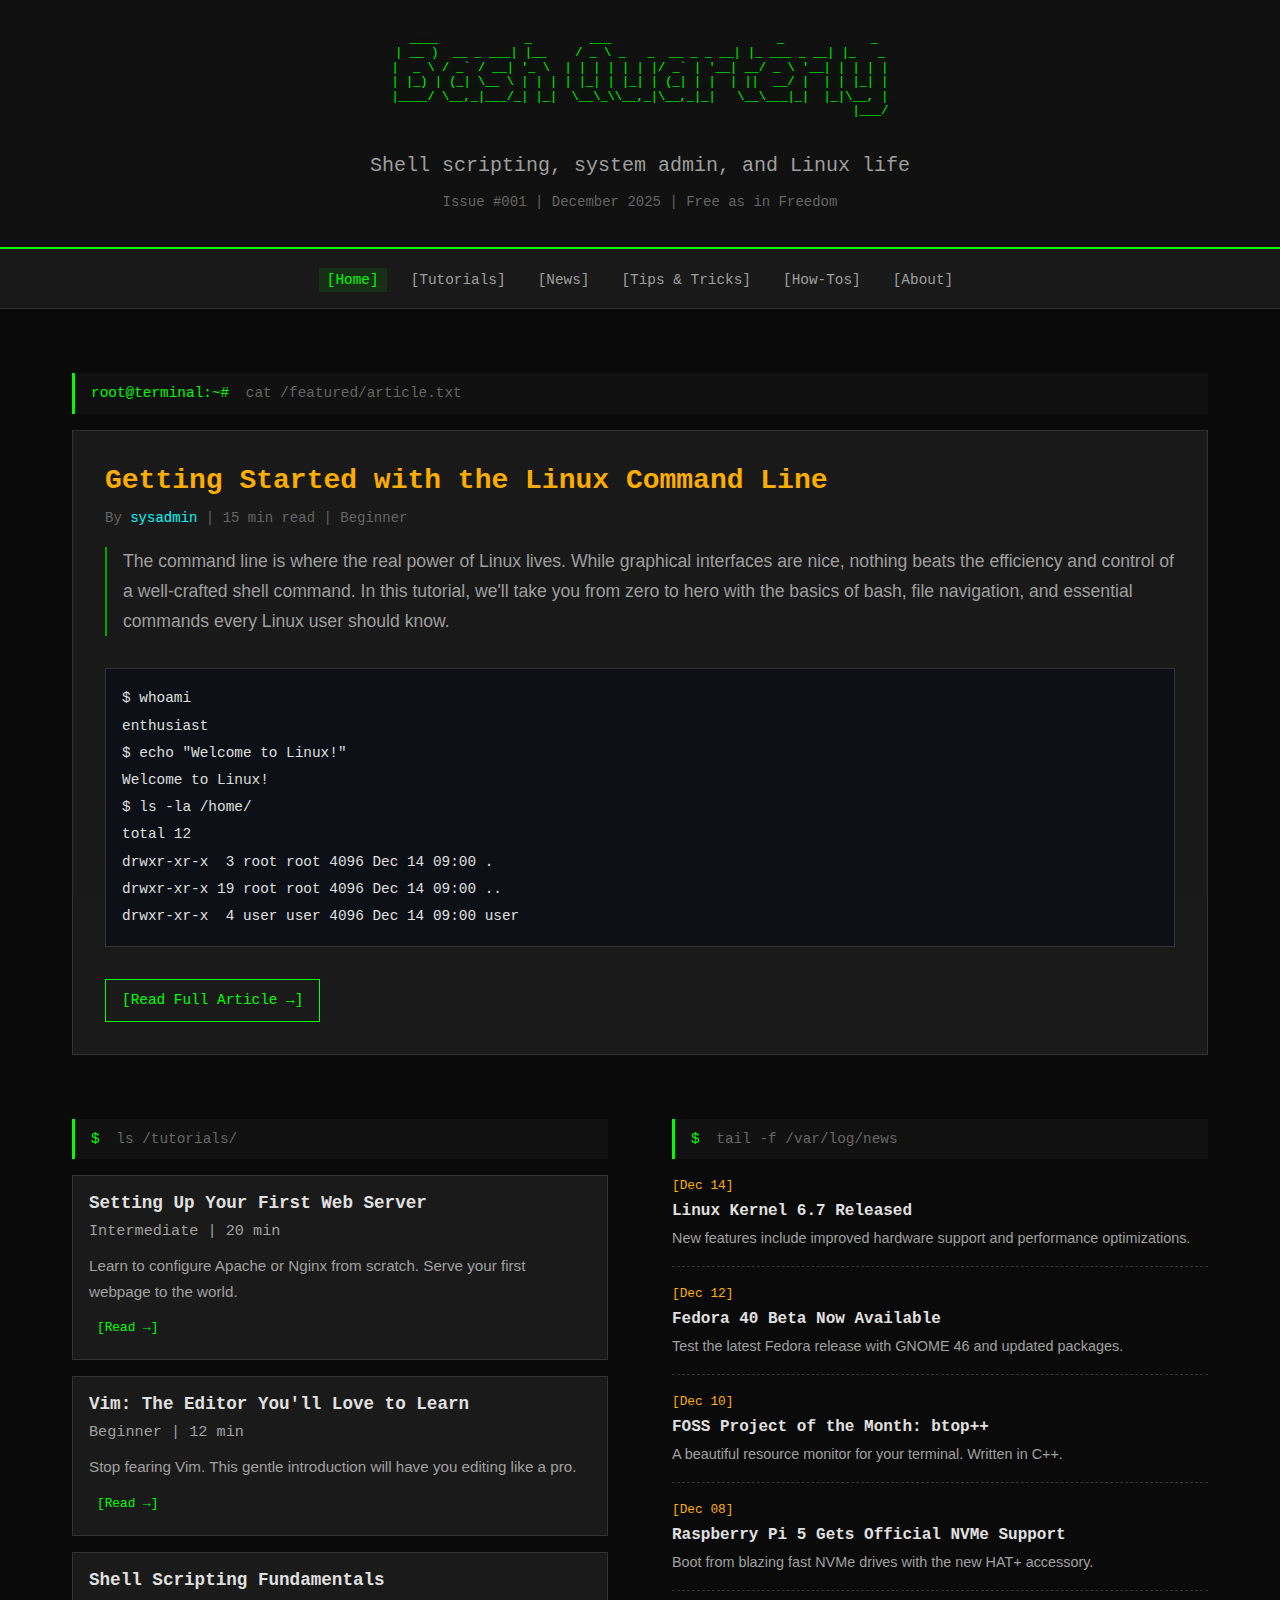
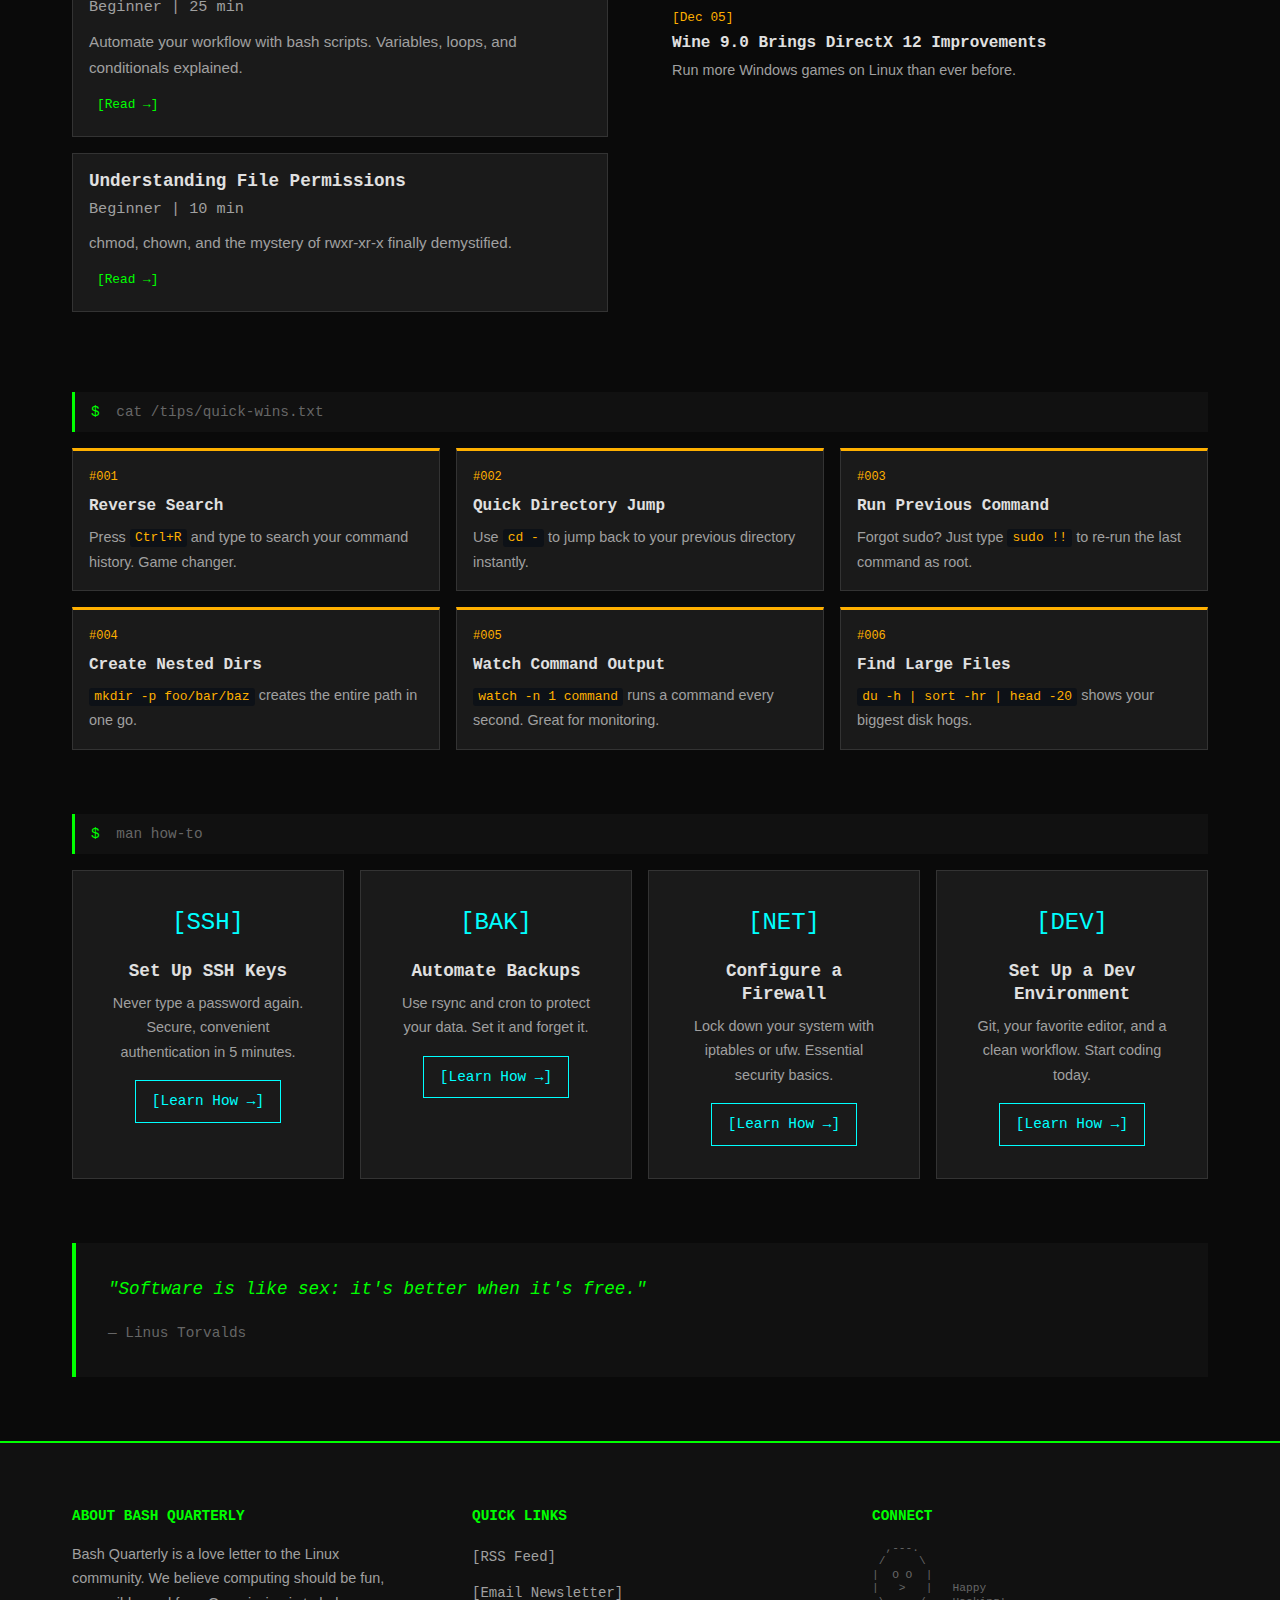
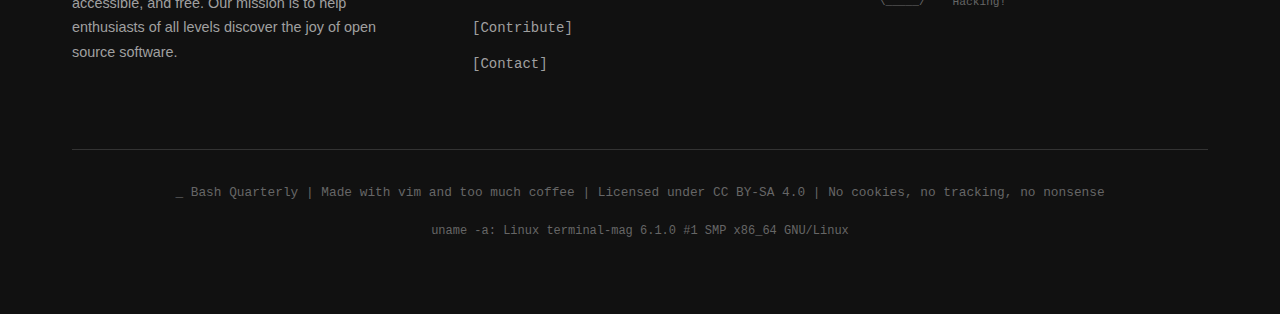
<file: index.html>
<!DOCTYPE html>
<html lang="en">
<head>
    <meta charset="UTF-8">
    <meta name="viewport" content="width=device-width, initial-scale=1.0">
    <meta name="description" content="Bash Quarterly - Shell scripting, system admin, and Linux life. Tutorials, tips, news and how-tos for enthusiasts.">
    <title>Bash Quarterly | Shell Scripting, System Admin, and Linux Life</title>
    <link rel="stylesheet" href="styles.css">
</head>
<body>
    <header class="masthead">
        <div class="container">
            <div class="masthead-content">
                <pre class="ascii-logo">
 ____            _        ___                       _            _
| __ )  __ _ ___| |__    / _ \ _   _  __ _ _ __| |_ ___ _ __| |_   _
|  _ \ / _` / __| '_ \  | | | | | | |/ _` | '__| __/ _ \ '__| | | | |
| |_) | (_| \__ \ | | | | |_| | |_| | (_| | |  | ||  __/ |  | | |_| |
|____/ \__,_|___/_| |_|  \__\_\\__,_|\__,_|_|   \__\___|_|  |_|\__, |
                                                                |___/
                </pre>
                <p class="tagline">Shell scripting, system admin, and Linux life</p>
                <p class="issue-info">Issue #001 | December 2025 | Free as in Freedom</p>
            </div>
        </div>
    </header>

    <nav class="main-nav">
        <div class="container">
            <ul class="nav-list">
                <li><a href="index.html" class="active">[Home]</a></li>
                <li><a href="#tutorials">[Tutorials]</a></li>
                <li><a href="#news">[News]</a></li>
                <li><a href="#tips">[Tips & Tricks]</a></li>
                <li><a href="#howto">[How-Tos]</a></li>
                <li><a href="#about">[About]</a></li>
            </ul>
        </div>
    </nav>

    <main class="container">
        <!-- Featured Article -->
        <section class="featured">
            <div class="section-header">
                <span class="prompt">root@terminal:~#</span> cat /featured/article.txt
            </div>
            <article class="featured-article">
                <h2>Getting Started with the Linux Command Line</h2>
                <p class="article-meta">By <span class="author">sysadmin</span> | 15 min read | Beginner</p>
                <p class="article-excerpt">
                    The command line is where the real power of Linux lives. While graphical
                    interfaces are nice, nothing beats the efficiency and control of a well-crafted
                    shell command. In this tutorial, we'll take you from zero to hero with the
                    basics of bash, file navigation, and essential commands every Linux user
                    should know.
                </p>
                <div class="code-preview">
                    <pre><code>$ whoami
enthusiast
$ echo "Welcome to Linux!"
Welcome to Linux!
$ ls -la /home/
total 12
drwxr-xr-x  3 root root 4096 Dec 14 09:00 .
drwxr-xr-x 19 root root 4096 Dec 14 09:00 ..
drwxr-xr-x  4 user user 4096 Dec 14 09:00 user</code></pre>
                </div>
                <a href="articles/cli-basics.html" class="read-more">[Read Full Article →]</a>
            </article>
        </section>

        <!-- Two Column Layout -->
        <div class="two-column">
            <!-- Tutorials Column -->
            <section class="column" id="tutorials">
                <div class="section-header">
                    <span class="prompt">$</span> ls /tutorials/
                </div>

                <article class="article-card">
                    <h3>Setting Up Your First Web Server</h3>
                    <p class="article-meta">Intermediate | 20 min</p>
                    <p>Learn to configure Apache or Nginx from scratch. Serve your first webpage to the world.</p>
                    <a href="articles/web-server.html" class="read-more">[Read →]</a>
                </article>

                <article class="article-card">
                    <h3>Vim: The Editor You'll Love to Learn</h3>
                    <p class="article-meta">Beginner | 12 min</p>
                    <p>Stop fearing Vim. This gentle introduction will have you editing like a pro.</p>
                    <a href="articles/vim.html" class="read-more">[Read →]</a>
                </article>

                <article class="article-card">
                    <h3>Shell Scripting Fundamentals</h3>
                    <p class="article-meta">Beginner | 25 min</p>
                    <p>Automate your workflow with bash scripts. Variables, loops, and conditionals explained.</p>
                    <a href="articles/shell-scripting.html" class="read-more">[Read →]</a>
                </article>

                <article class="article-card">
                    <h3>Understanding File Permissions</h3>
                    <p class="article-meta">Beginner | 10 min</p>
                    <p>chmod, chown, and the mystery of rwxr-xr-x finally demystified.</p>
                    <a href="articles/file-permissions.html" class="read-more">[Read →]</a>
                </article>
            </section>

            <!-- News Column -->
            <section class="column" id="news">
                <div class="section-header">
                    <span class="prompt">$</span> tail -f /var/log/news
                </div>

                <article class="news-item">
                    <span class="news-date">[Dec 14]</span>
                    <h4>Linux Kernel 6.7 Released</h4>
                    <p>New features include improved hardware support and performance optimizations.</p>
                </article>

                <article class="news-item">
                    <span class="news-date">[Dec 12]</span>
                    <h4>Fedora 40 Beta Now Available</h4>
                    <p>Test the latest Fedora release with GNOME 46 and updated packages.</p>
                </article>

                <article class="news-item">
                    <span class="news-date">[Dec 10]</span>
                    <h4>FOSS Project of the Month: btop++</h4>
                    <p>A beautiful resource monitor for your terminal. Written in C++.</p>
                </article>

                <article class="news-item">
                    <span class="news-date">[Dec 08]</span>
                    <h4>Raspberry Pi 5 Gets Official NVMe Support</h4>
                    <p>Boot from blazing fast NVMe drives with the new HAT+ accessory.</p>
                </article>

                <article class="news-item">
                    <span class="news-date">[Dec 05]</span>
                    <h4>Wine 9.0 Brings DirectX 12 Improvements</h4>
                    <p>Run more Windows games on Linux than ever before.</p>
                </article>
            </section>
        </div>

        <!-- Tips Section -->
        <section class="tips-section" id="tips">
            <div class="section-header">
                <span class="prompt">$</span> cat /tips/quick-wins.txt
            </div>

            <div class="tips-grid">
                <div class="tip-card">
                    <span class="tip-number">#001</span>
                    <h4>Reverse Search</h4>
                    <p>Press <code>Ctrl+R</code> and type to search your command history. Game changer.</p>
                </div>

                <div class="tip-card">
                    <span class="tip-number">#002</span>
                    <h4>Quick Directory Jump</h4>
                    <p>Use <code>cd -</code> to jump back to your previous directory instantly.</p>
                </div>

                <div class="tip-card">
                    <span class="tip-number">#003</span>
                    <h4>Run Previous Command</h4>
                    <p>Forgot sudo? Just type <code>sudo !!</code> to re-run the last command as root.</p>
                </div>

                <div class="tip-card">
                    <span class="tip-number">#004</span>
                    <h4>Create Nested Dirs</h4>
                    <p><code>mkdir -p foo/bar/baz</code> creates the entire path in one go.</p>
                </div>

                <div class="tip-card">
                    <span class="tip-number">#005</span>
                    <h4>Watch Command Output</h4>
                    <p><code>watch -n 1 command</code> runs a command every second. Great for monitoring.</p>
                </div>

                <div class="tip-card">
                    <span class="tip-number">#006</span>
                    <h4>Find Large Files</h4>
                    <p><code>du -h | sort -hr | head -20</code> shows your biggest disk hogs.</p>
                </div>
            </div>
        </section>

        <!-- How-To Section -->
        <section class="howto-section" id="howto">
            <div class="section-header">
                <span class="prompt">$</span> man how-to
            </div>

            <div class="howto-grid">
                <article class="howto-card">
                    <div class="howto-icon">[SSH]</div>
                    <h3>Set Up SSH Keys</h3>
                    <p>Never type a password again. Secure, convenient authentication in 5 minutes.</p>
                    <a href="articles/ssh-keys.html" class="read-more">[Learn How →]</a>
                </article>

                <article class="howto-card">
                    <div class="howto-icon">[BAK]</div>
                    <h3>Automate Backups</h3>
                    <p>Use rsync and cron to protect your data. Set it and forget it.</p>
                    <a href="articles/automate-backups.html" class="read-more">[Learn How →]</a>
                </article>

                <article class="howto-card">
                    <div class="howto-icon">[NET]</div>
                    <h3>Configure a Firewall</h3>
                    <p>Lock down your system with iptables or ufw. Essential security basics.</p>
                    <a href="articles/configure-firewall.html" class="read-more">[Learn How →]</a>
                </article>

                <article class="howto-card">
                    <div class="howto-icon">[DEV]</div>
                    <h3>Set Up a Dev Environment</h3>
                    <p>Git, your favorite editor, and a clean workflow. Start coding today.</p>
                    <a href="articles/dev-environment.html" class="read-more">[Learn How →]</a>
                </article>
            </div>
        </section>

        <!-- Sidebar Quote -->
        <aside class="magazine-quote">
            <blockquote>
                "Software is like sex: it's better when it's free."
                <cite>— Linus Torvalds</cite>
            </blockquote>
        </aside>

    </main>

    <footer class="site-footer" id="about">
        <div class="container">
            <div class="footer-content">
                <div class="footer-section">
                    <h4>About Bash Quarterly</h4>
                    <p>
                        Bash Quarterly is a love letter to the Linux community. We believe
                        computing should be fun, accessible, and free. Our mission is to help
                        enthusiasts of all levels discover the joy of open source software.
                    </p>
                </div>
                <div class="footer-section">
                    <h4>Quick Links</h4>
                    <ul>
                        <li><a href="#">[RSS Feed]</a></li>
                        <li><a href="#">[Email Newsletter]</a></li>
                        <li><a href="#">[Contribute]</a></li>
                        <li><a href="#">[Contact]</a></li>
                    </ul>
                </div>
                <div class="footer-section">
                    <h4>Connect</h4>
                    <pre class="footer-ascii">
  ,---.
 /     \
|  O O  |
|   >   |   Happy
 \_____/    Hacking!
                    </pre>
                </div>
            </div>
            <div class="footer-bottom">
                <p>
                    <span class="blink">_</span>
                    Bash Quarterly | Made with vim and too much coffee |
                    Licensed under CC BY-SA 4.0 |
                    No cookies, no tracking, no nonsense
                </p>
                <p class="system-info">
                    <code>uname -a: Linux terminal-mag 6.1.0 #1 SMP x86_64 GNU/Linux</code>
                </p>
            </div>
        </div>
    </footer>
</body>
</html>
</file>
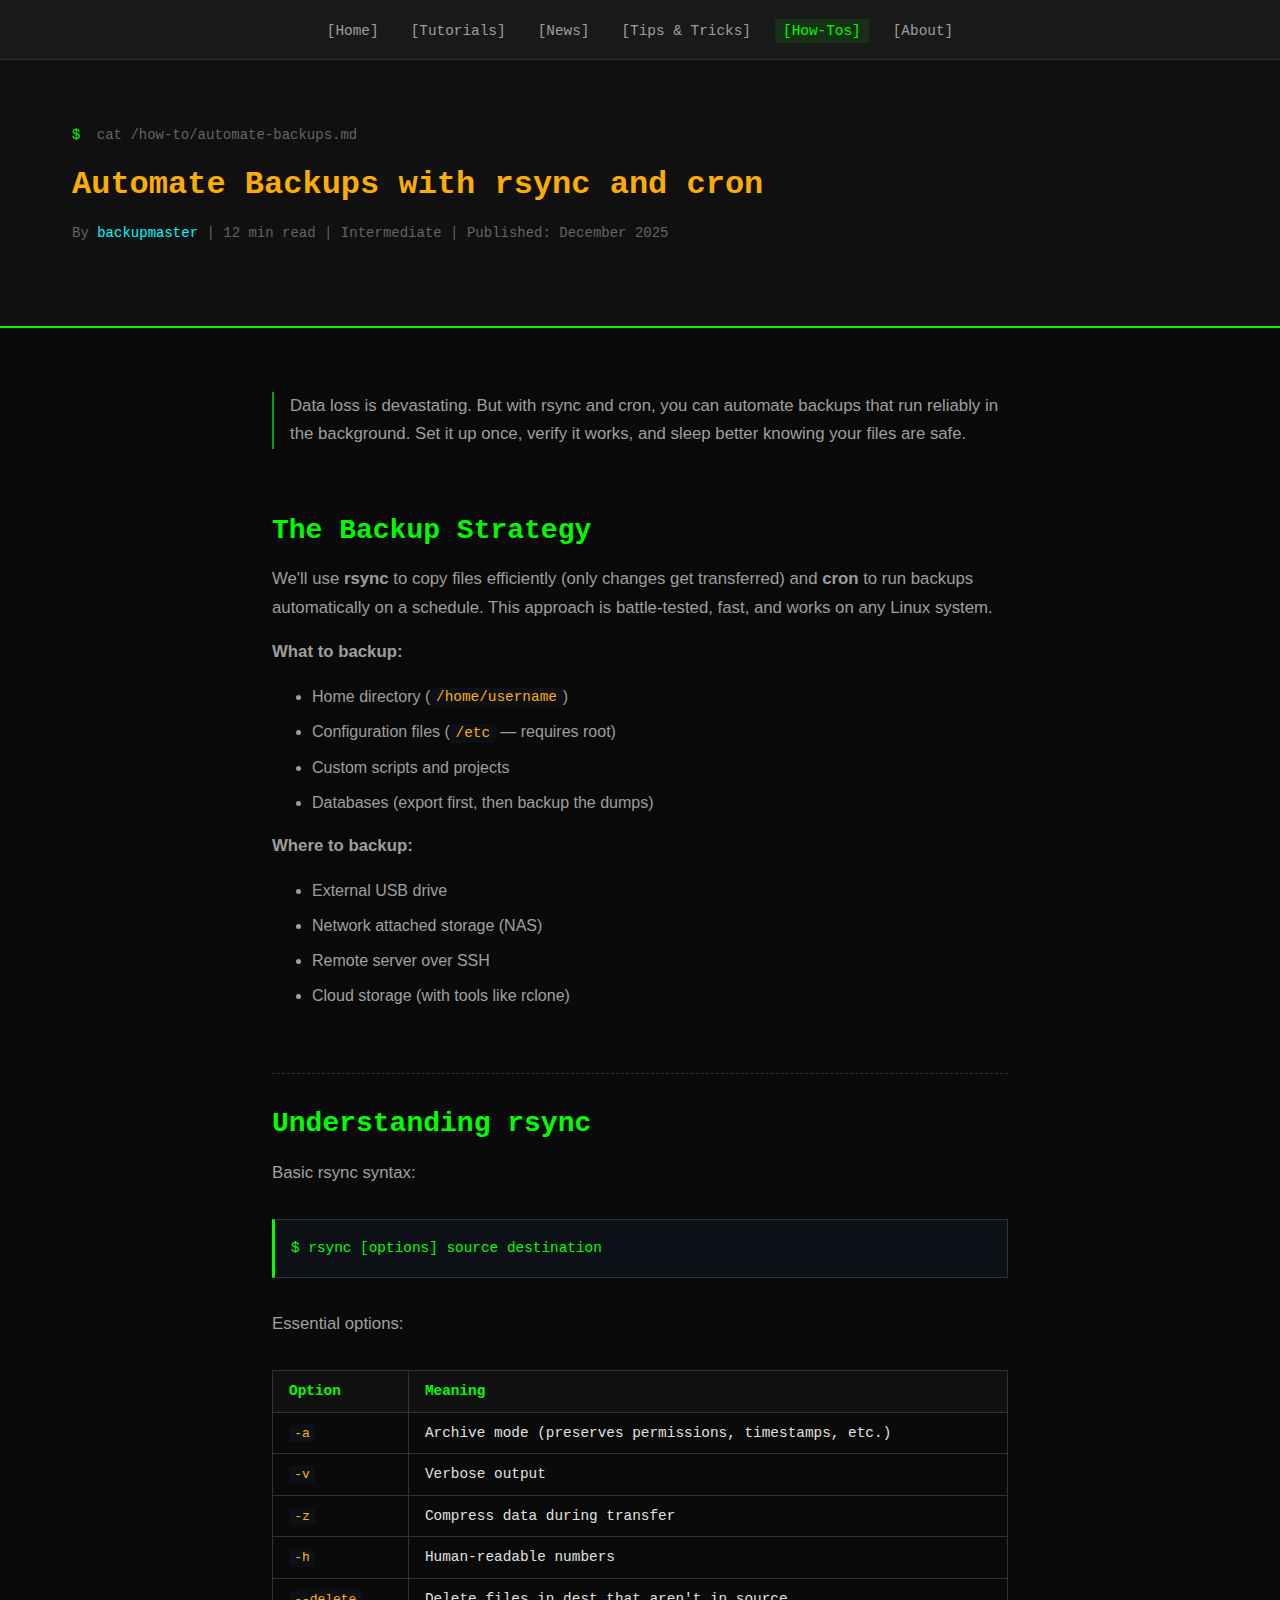
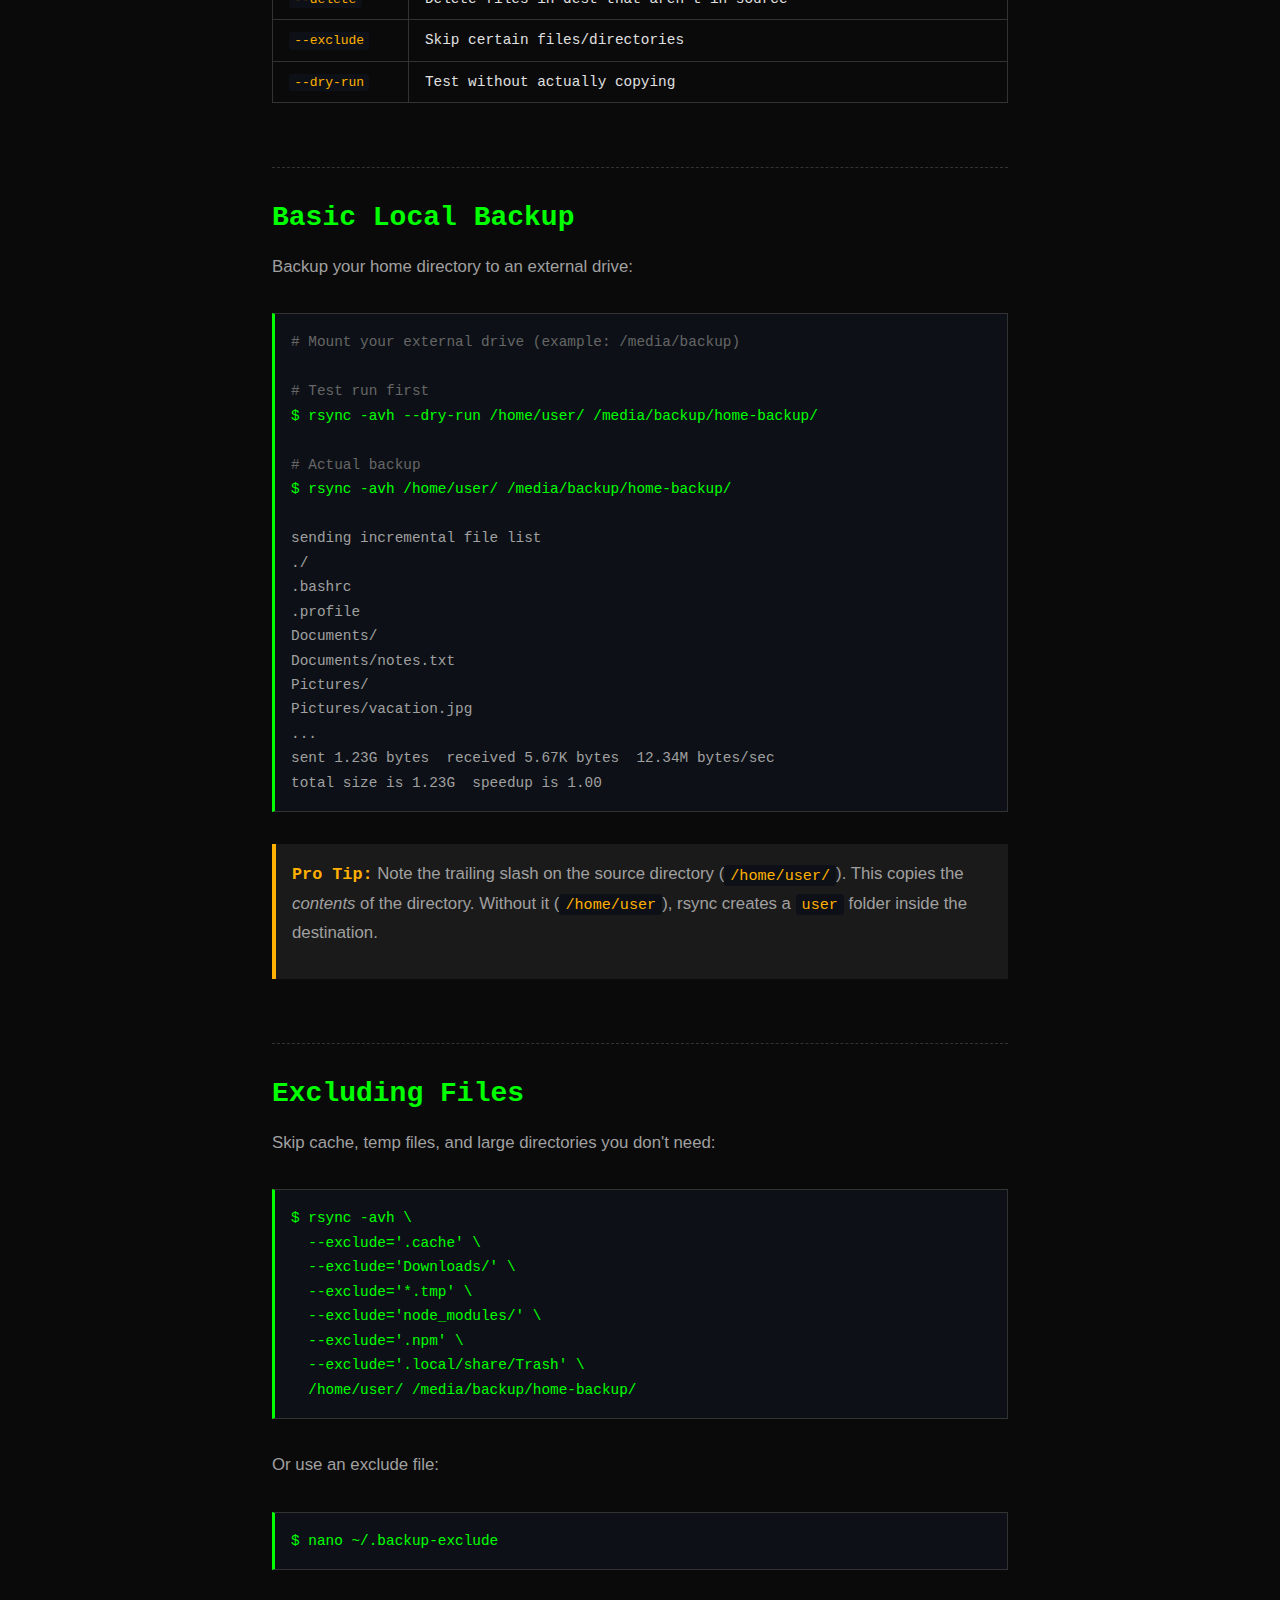
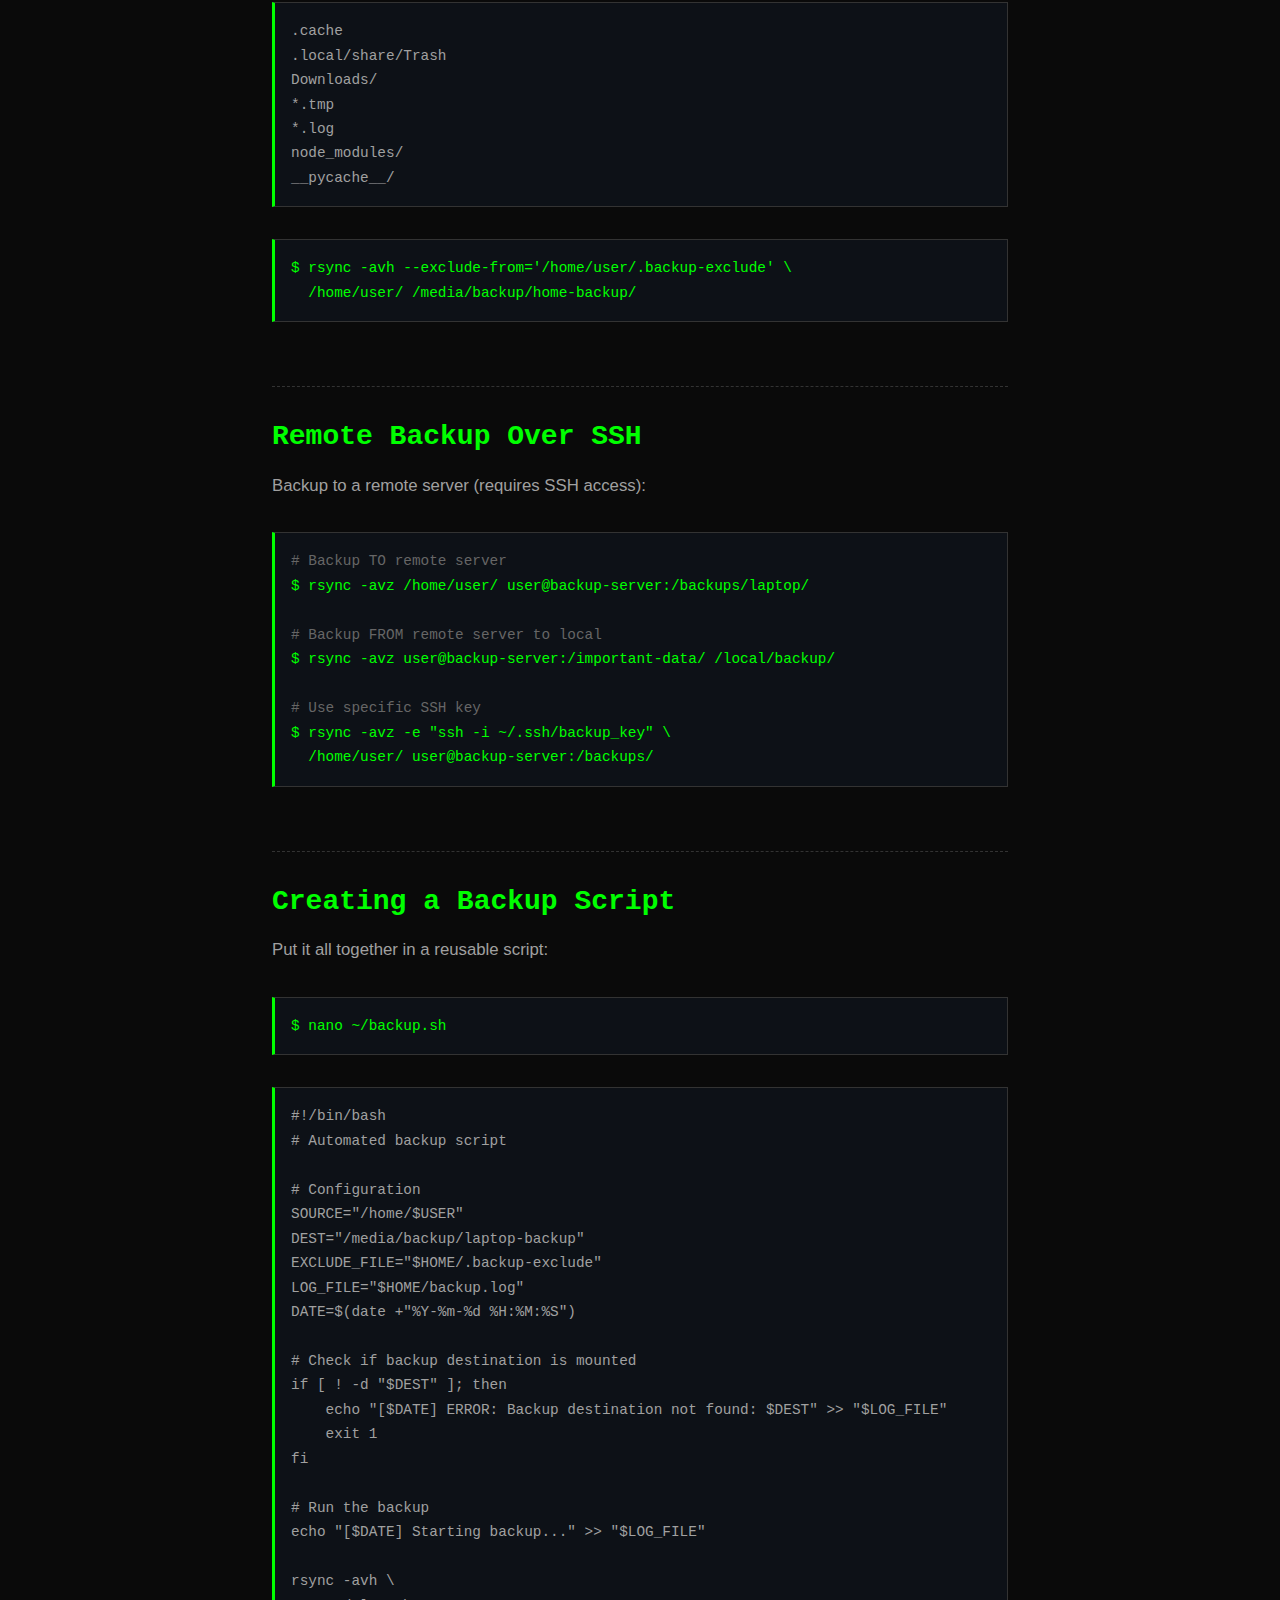
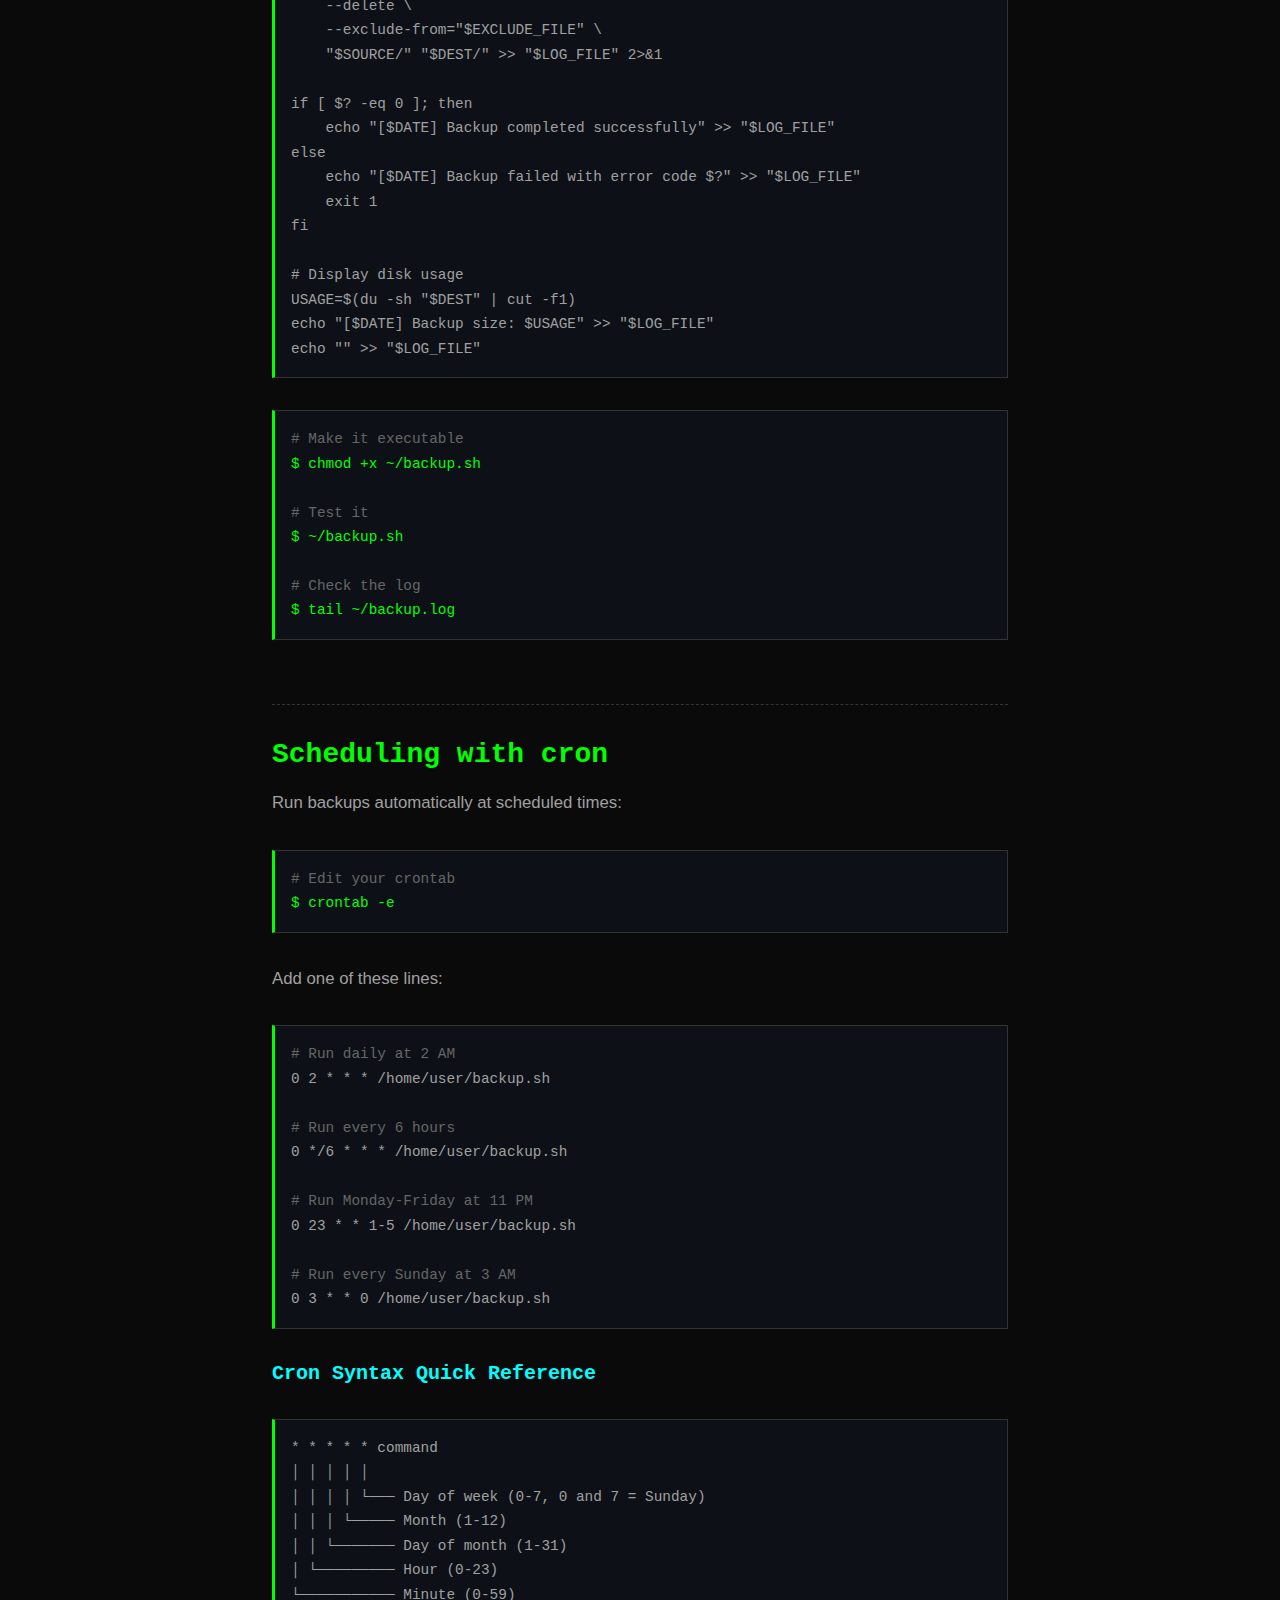
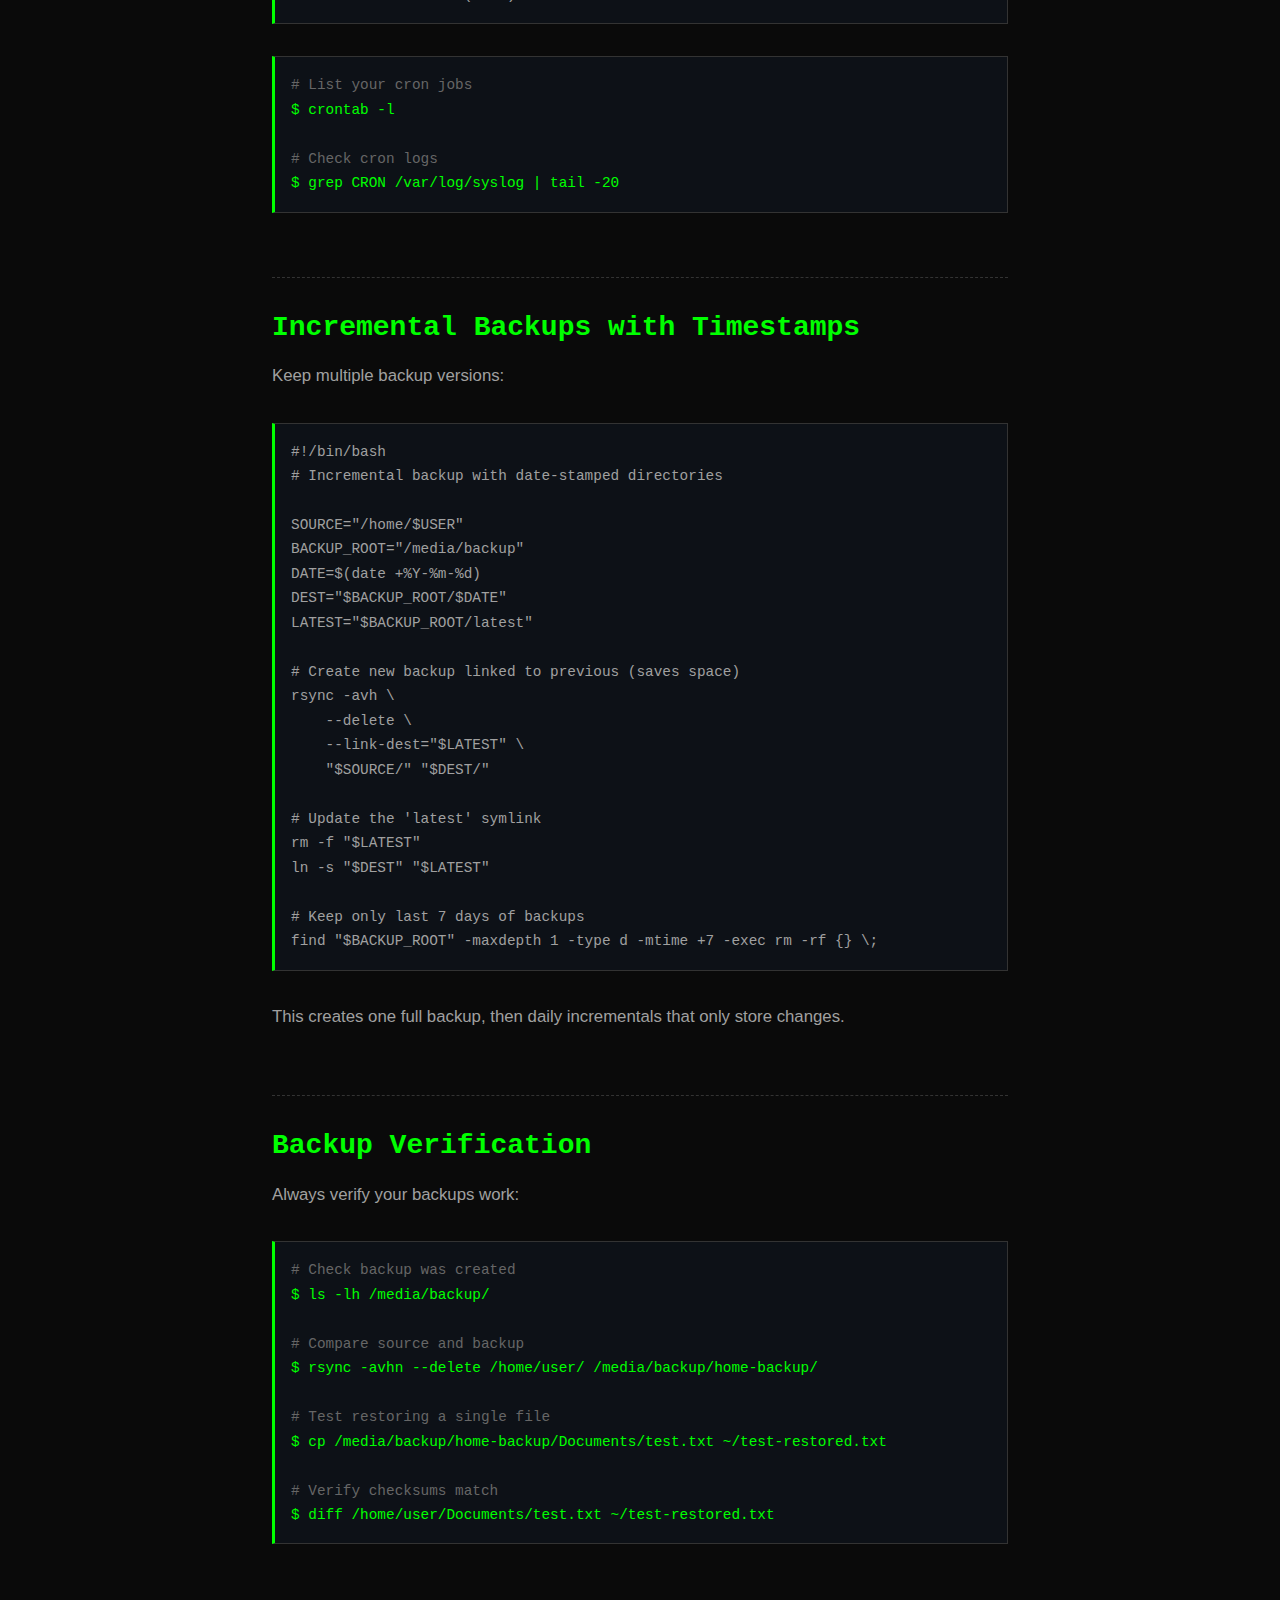
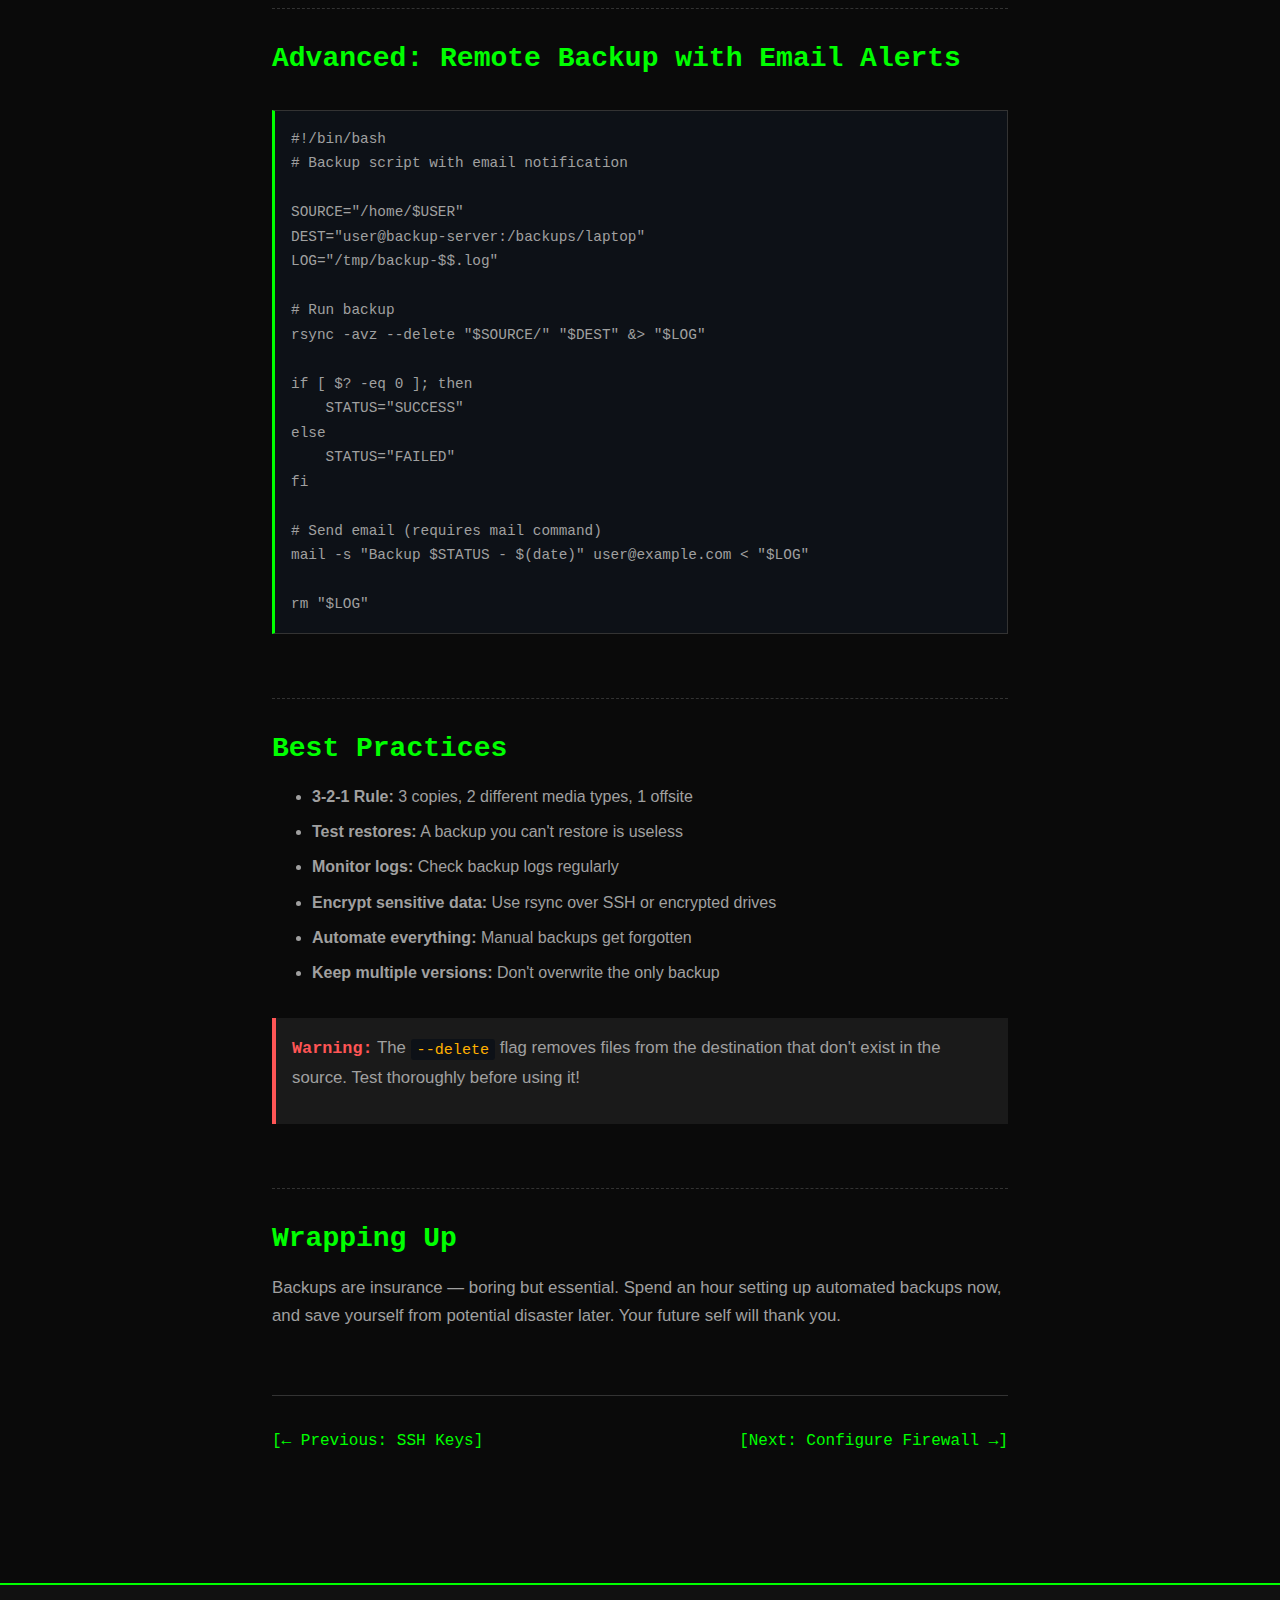
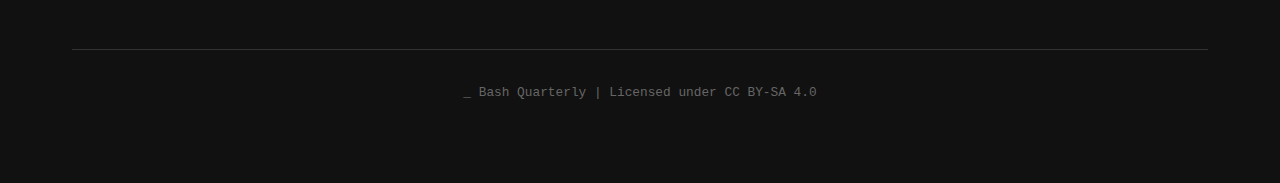
<file: articles/automate-backups.html>
<!DOCTYPE html>
<html lang="en">
<head>
    <meta charset="UTF-8">
    <meta name="viewport" content="width=device-width, initial-scale=1.0">
    <meta name="description" content="Automate Linux backups with rsync and cron. Protect your data with scheduled, incremental backups.">
    <title>Automate Backups with rsync and cron | Bash Quarterly</title>
    <link rel="stylesheet" href="../styles.css">
    <link rel="stylesheet" href="article.css">
</head>
<body>
    <nav class="main-nav">
        <div class="container">
            <ul class="nav-list">
                <li><a href="../index.html">[Home]</a></li>
                <li><a href="../index.html#tutorials">[Tutorials]</a></li>
                <li><a href="../index.html#news">[News]</a></li>
                <li><a href="../index.html#tips">[Tips & Tricks]</a></li>
                <li><a href="../index.html#howto" class="active">[How-Tos]</a></li>
                <li><a href="../index.html#about">[About]</a></li>
            </ul>
        </div>
    </nav>

    <header class="article-header">
        <div class="container">
            <p class="article-meta">
                <span class="prompt">$</span> cat /how-to/automate-backups.md
            </p>
            <h1>Automate Backups with rsync and cron</h1>
            <p class="article-meta">
                By <span class="author">backupmaster</span> |
                12 min read |
                Intermediate |
                Published: December 2025
            </p>
        </div>
    </header>

    <main class="article-body">
        <p class="article-excerpt">
            Data loss is devastating. But with rsync and cron, you can automate backups that
            run reliably in the background. Set it up once, verify it works, and sleep better
            knowing your files are safe.
        </p>

        <h2>The Backup Strategy</h2>

        <p>
            We'll use <strong>rsync</strong> to copy files efficiently (only changes get
            transferred) and <strong>cron</strong> to run backups automatically on a schedule.
            This approach is battle-tested, fast, and works on any Linux system.
        </p>

        <p><strong>What to backup:</strong></p>
        <ul>
            <li>Home directory (<code>/home/username</code>)</li>
            <li>Configuration files (<code>/etc</code> — requires root)</li>
            <li>Custom scripts and projects</li>
            <li>Databases (export first, then backup the dumps)</li>
        </ul>

        <p><strong>Where to backup:</strong></p>
        <ul>
            <li>External USB drive</li>
            <li>Network attached storage (NAS)</li>
            <li>Remote server over SSH</li>
            <li>Cloud storage (with tools like rclone)</li>
        </ul>

        <h2>Understanding rsync</h2>

        <p>Basic rsync syntax:</p>

        <div class="code-block">
            <code><span class="command">$ rsync [options] source destination</span></code>
        </div>

        <p>Essential options:</p>

        <table>
            <tr>
                <th>Option</th>
                <th>Meaning</th>
            </tr>
            <tr><td><code>-a</code></td><td>Archive mode (preserves permissions, timestamps, etc.)</td></tr>
            <tr><td><code>-v</code></td><td>Verbose output</td></tr>
            <tr><td><code>-z</code></td><td>Compress data during transfer</td></tr>
            <tr><td><code>-h</code></td><td>Human-readable numbers</td></tr>
            <tr><td><code>--delete</code></td><td>Delete files in dest that aren't in source</td></tr>
            <tr><td><code>--exclude</code></td><td>Skip certain files/directories</td></tr>
            <tr><td><code>--dry-run</code></td><td>Test without actually copying</td></tr>
        </table>

        <h2>Basic Local Backup</h2>

        <p>Backup your home directory to an external drive:</p>

        <div class="code-block">
            <code><span class="comment"># Mount your external drive (example: /media/backup)</span>

<span class="comment"># Test run first</span>
<span class="command">$ rsync -avh --dry-run /home/user/ /media/backup/home-backup/</span>

<span class="comment"># Actual backup</span>
<span class="command">$ rsync -avh /home/user/ /media/backup/home-backup/</span>

<span class="output">sending incremental file list
./
.bashrc
.profile
Documents/
Documents/notes.txt
Pictures/
Pictures/vacation.jpg
...
sent 1.23G bytes  received 5.67K bytes  12.34M bytes/sec
total size is 1.23G  speedup is 1.00</span></code>
        </div>

        <div class="tip-box">
            <p><strong>Pro Tip:</strong> Note the trailing slash on the source directory
            (<code>/home/user/</code>). This copies the <em>contents</em> of the directory.
            Without it (<code>/home/user</code>), rsync creates a <code>user</code> folder
            inside the destination.</p>
        </div>

        <h2>Excluding Files</h2>

        <p>Skip cache, temp files, and large directories you don't need:</p>

        <div class="code-block">
            <code><span class="command">$ rsync -avh \
  --exclude='.cache' \
  --exclude='Downloads/' \
  --exclude='*.tmp' \
  --exclude='node_modules/' \
  --exclude='.npm' \
  --exclude='.local/share/Trash' \
  /home/user/ /media/backup/home-backup/</span></code>
        </div>

        <p>Or use an exclude file:</p>

        <div class="code-block">
            <code><span class="command">$ nano ~/.backup-exclude</span></code>
        </div>

        <div class="code-block">
            <code><span class="output">.cache
.local/share/Trash
Downloads/
*.tmp
*.log
node_modules/
__pycache__/</span></code>
        </div>

        <div class="code-block">
            <code><span class="command">$ rsync -avh --exclude-from='/home/user/.backup-exclude' \
  /home/user/ /media/backup/home-backup/</span></code>
        </div>

        <h2>Remote Backup Over SSH</h2>

        <p>Backup to a remote server (requires SSH access):</p>

        <div class="code-block">
            <code><span class="comment"># Backup TO remote server</span>
<span class="command">$ rsync -avz /home/user/ user@backup-server:/backups/laptop/</span>

<span class="comment"># Backup FROM remote server to local</span>
<span class="command">$ rsync -avz user@backup-server:/important-data/ /local/backup/</span>

<span class="comment"># Use specific SSH key</span>
<span class="command">$ rsync -avz -e "ssh -i ~/.ssh/backup_key" \
  /home/user/ user@backup-server:/backups/</span></code>
        </div>

        <h2>Creating a Backup Script</h2>

        <p>Put it all together in a reusable script:</p>

        <div class="code-block">
            <code><span class="command">$ nano ~/backup.sh</span></code>
        </div>

        <div class="code-block">
            <code><span class="output">#!/bin/bash
# Automated backup script

# Configuration
SOURCE="/home/$USER"
DEST="/media/backup/laptop-backup"
EXCLUDE_FILE="$HOME/.backup-exclude"
LOG_FILE="$HOME/backup.log"
DATE=$(date +"%Y-%m-%d %H:%M:%S")

# Check if backup destination is mounted
if [ ! -d "$DEST" ]; then
    echo "[$DATE] ERROR: Backup destination not found: $DEST" >> "$LOG_FILE"
    exit 1
fi

# Run the backup
echo "[$DATE] Starting backup..." >> "$LOG_FILE"

rsync -avh \
    --delete \
    --exclude-from="$EXCLUDE_FILE" \
    "$SOURCE/" "$DEST/" >> "$LOG_FILE" 2>&1

if [ $? -eq 0 ]; then
    echo "[$DATE] Backup completed successfully" >> "$LOG_FILE"
else
    echo "[$DATE] Backup failed with error code $?" >> "$LOG_FILE"
    exit 1
fi

# Display disk usage
USAGE=$(du -sh "$DEST" | cut -f1)
echo "[$DATE] Backup size: $USAGE" >> "$LOG_FILE"
echo "" >> "$LOG_FILE"</span></code>
        </div>

        <div class="code-block">
            <code><span class="comment"># Make it executable</span>
<span class="command">$ chmod +x ~/backup.sh</span>

<span class="comment"># Test it</span>
<span class="command">$ ~/backup.sh</span>

<span class="comment"># Check the log</span>
<span class="command">$ tail ~/backup.log</span></code>
        </div>

        <h2>Scheduling with cron</h2>

        <p>Run backups automatically at scheduled times:</p>

        <div class="code-block">
            <code><span class="comment"># Edit your crontab</span>
<span class="command">$ crontab -e</span></code>
        </div>

        <p>Add one of these lines:</p>

        <div class="code-block">
            <code><span class="comment"># Run daily at 2 AM</span>
<span class="output">0 2 * * * /home/user/backup.sh</span>

<span class="comment"># Run every 6 hours</span>
<span class="output">0 */6 * * * /home/user/backup.sh</span>

<span class="comment"># Run Monday-Friday at 11 PM</span>
<span class="output">0 23 * * 1-5 /home/user/backup.sh</span>

<span class="comment"># Run every Sunday at 3 AM</span>
<span class="output">0 3 * * 0 /home/user/backup.sh</span></code>
        </div>

        <h3>Cron Syntax Quick Reference</h3>

        <div class="code-block">
            <code><span class="output">* * * * * command
│ │ │ │ │
│ │ │ │ └─── Day of week (0-7, 0 and 7 = Sunday)
│ │ │ └───── Month (1-12)
│ │ └─────── Day of month (1-31)
│ └───────── Hour (0-23)
└─────────── Minute (0-59)</span></code>
        </div>

        <div class="code-block">
            <code><span class="comment"># List your cron jobs</span>
<span class="command">$ crontab -l</span>

<span class="comment"># Check cron logs</span>
<span class="command">$ grep CRON /var/log/syslog | tail -20</span></code>
        </div>

        <h2>Incremental Backups with Timestamps</h2>

        <p>Keep multiple backup versions:</p>

        <div class="code-block">
            <code><span class="output">#!/bin/bash
# Incremental backup with date-stamped directories

SOURCE="/home/$USER"
BACKUP_ROOT="/media/backup"
DATE=$(date +%Y-%m-%d)
DEST="$BACKUP_ROOT/$DATE"
LATEST="$BACKUP_ROOT/latest"

# Create new backup linked to previous (saves space)
rsync -avh \
    --delete \
    --link-dest="$LATEST" \
    "$SOURCE/" "$DEST/"

# Update the 'latest' symlink
rm -f "$LATEST"
ln -s "$DEST" "$LATEST"

# Keep only last 7 days of backups
find "$BACKUP_ROOT" -maxdepth 1 -type d -mtime +7 -exec rm -rf {} \;</span></code>
        </div>

        <p>This creates one full backup, then daily incrementals that only store changes.</p>

        <h2>Backup Verification</h2>

        <p>Always verify your backups work:</p>

        <div class="code-block">
            <code><span class="comment"># Check backup was created</span>
<span class="command">$ ls -lh /media/backup/</span>

<span class="comment"># Compare source and backup</span>
<span class="command">$ rsync -avhn --delete /home/user/ /media/backup/home-backup/</span>

<span class="comment"># Test restoring a single file</span>
<span class="command">$ cp /media/backup/home-backup/Documents/test.txt ~/test-restored.txt</span>

<span class="comment"># Verify checksums match</span>
<span class="command">$ diff /home/user/Documents/test.txt ~/test-restored.txt</span></code>
        </div>

        <h2>Advanced: Remote Backup with Email Alerts</h2>

        <div class="code-block">
            <code><span class="output">#!/bin/bash
# Backup script with email notification

SOURCE="/home/$USER"
DEST="user@backup-server:/backups/laptop"
LOG="/tmp/backup-$$.log"

# Run backup
rsync -avz --delete "$SOURCE/" "$DEST" &> "$LOG"

if [ $? -eq 0 ]; then
    STATUS="SUCCESS"
else
    STATUS="FAILED"
fi

# Send email (requires mail command)
mail -s "Backup $STATUS - $(date)" user@example.com < "$LOG"

rm "$LOG"</span></code>
        </div>

        <h2>Best Practices</h2>

        <ul>
            <li><strong>3-2-1 Rule:</strong> 3 copies, 2 different media types, 1 offsite</li>
            <li><strong>Test restores:</strong> A backup you can't restore is useless</li>
            <li><strong>Monitor logs:</strong> Check backup logs regularly</li>
            <li><strong>Encrypt sensitive data:</strong> Use rsync over SSH or encrypted drives</li>
            <li><strong>Automate everything:</strong> Manual backups get forgotten</li>
            <li><strong>Keep multiple versions:</strong> Don't overwrite the only backup</li>
        </ul>

        <div class="warning-box">
            <p><strong>Warning:</strong> The <code>--delete</code> flag removes files from
            the destination that don't exist in the source. Test thoroughly before using it!</p>
        </div>

        <h2>Wrapping Up</h2>

        <p>
            Backups are insurance — boring but essential. Spend an hour setting up automated
            backups now, and save yourself from potential disaster later. Your future self
            will thank you.
        </p>

        <nav class="article-nav">
            <a href="ssh-keys.html">[← Previous: SSH Keys]</a>
            <a href="configure-firewall.html">[Next: Configure Firewall →]</a>
        </nav>
    </main>

    <footer class="site-footer">
        <div class="container">
            <div class="footer-bottom">
                <p>
                    <span class="blink">_</span>
                    Bash Quarterly |
                    Licensed under CC BY-SA 4.0
                </p>
            </div>
        </div>
    </footer>
</body>
</html>
</file>
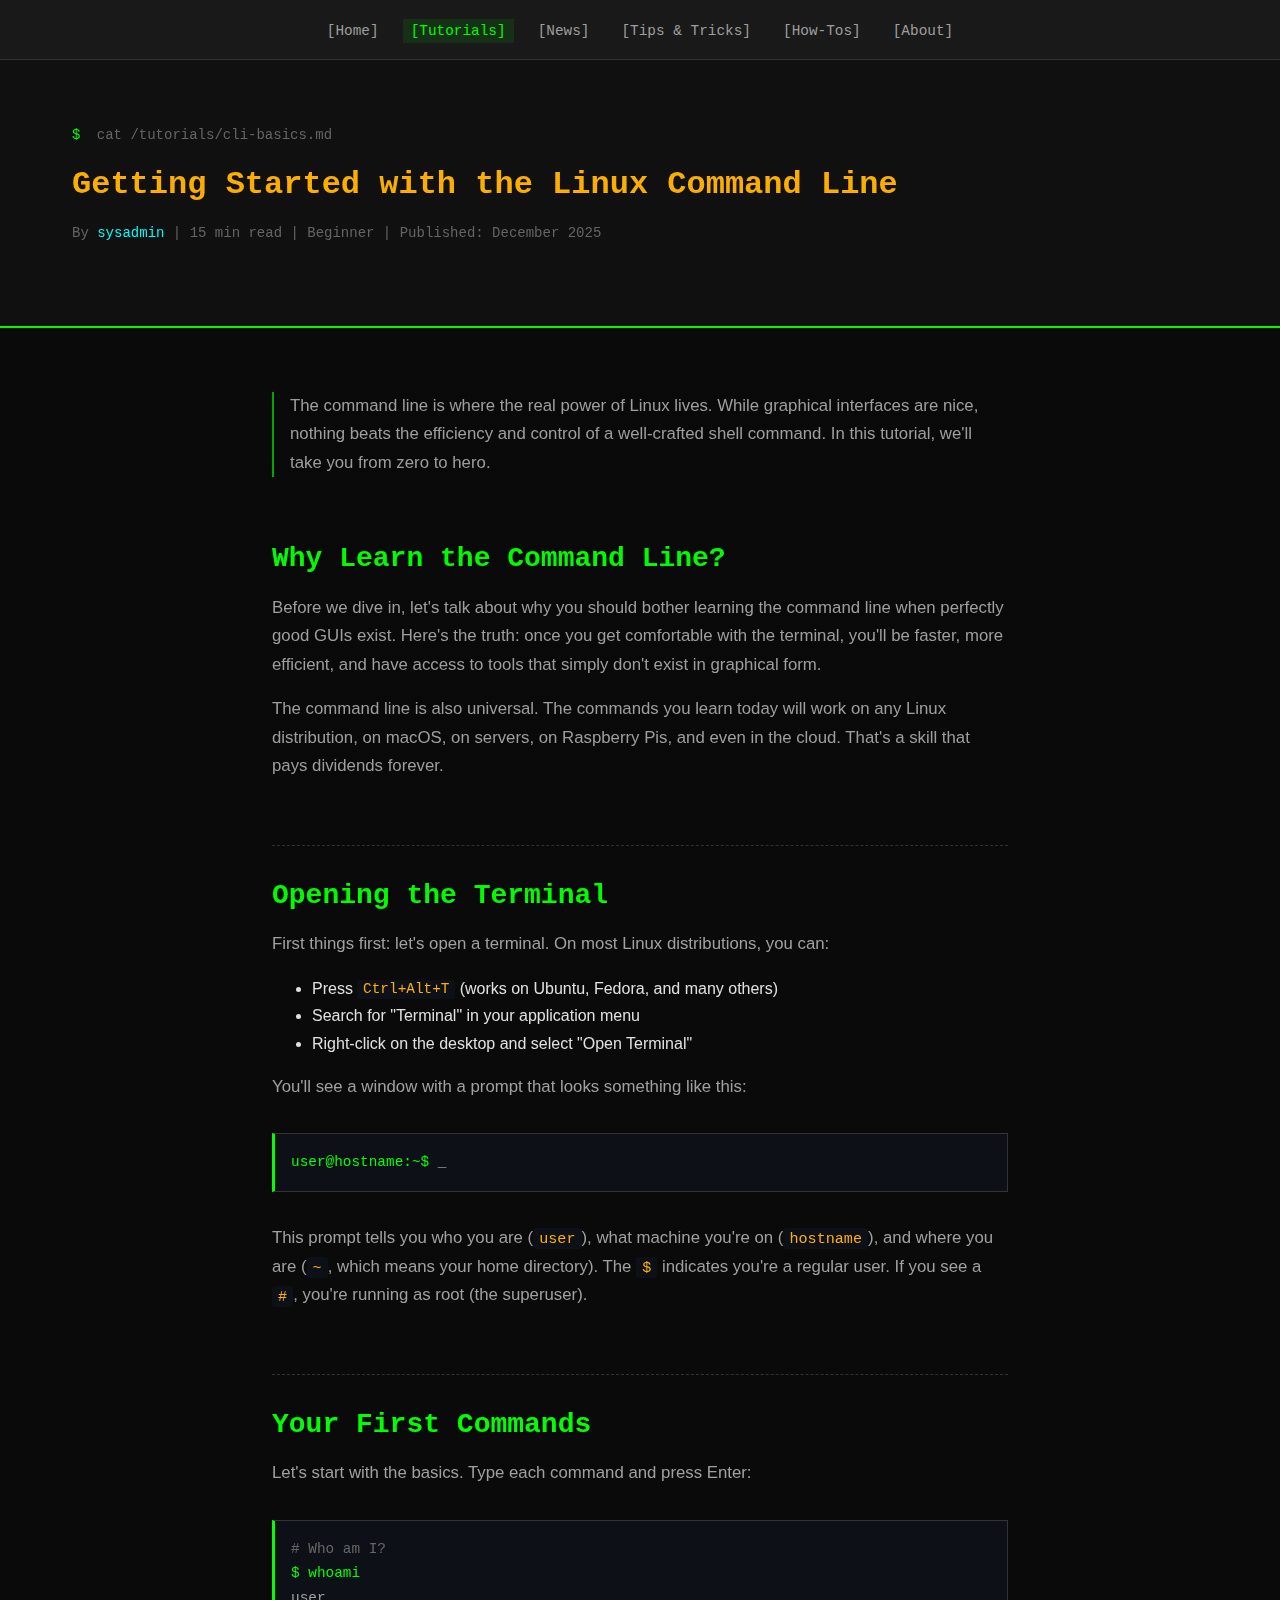
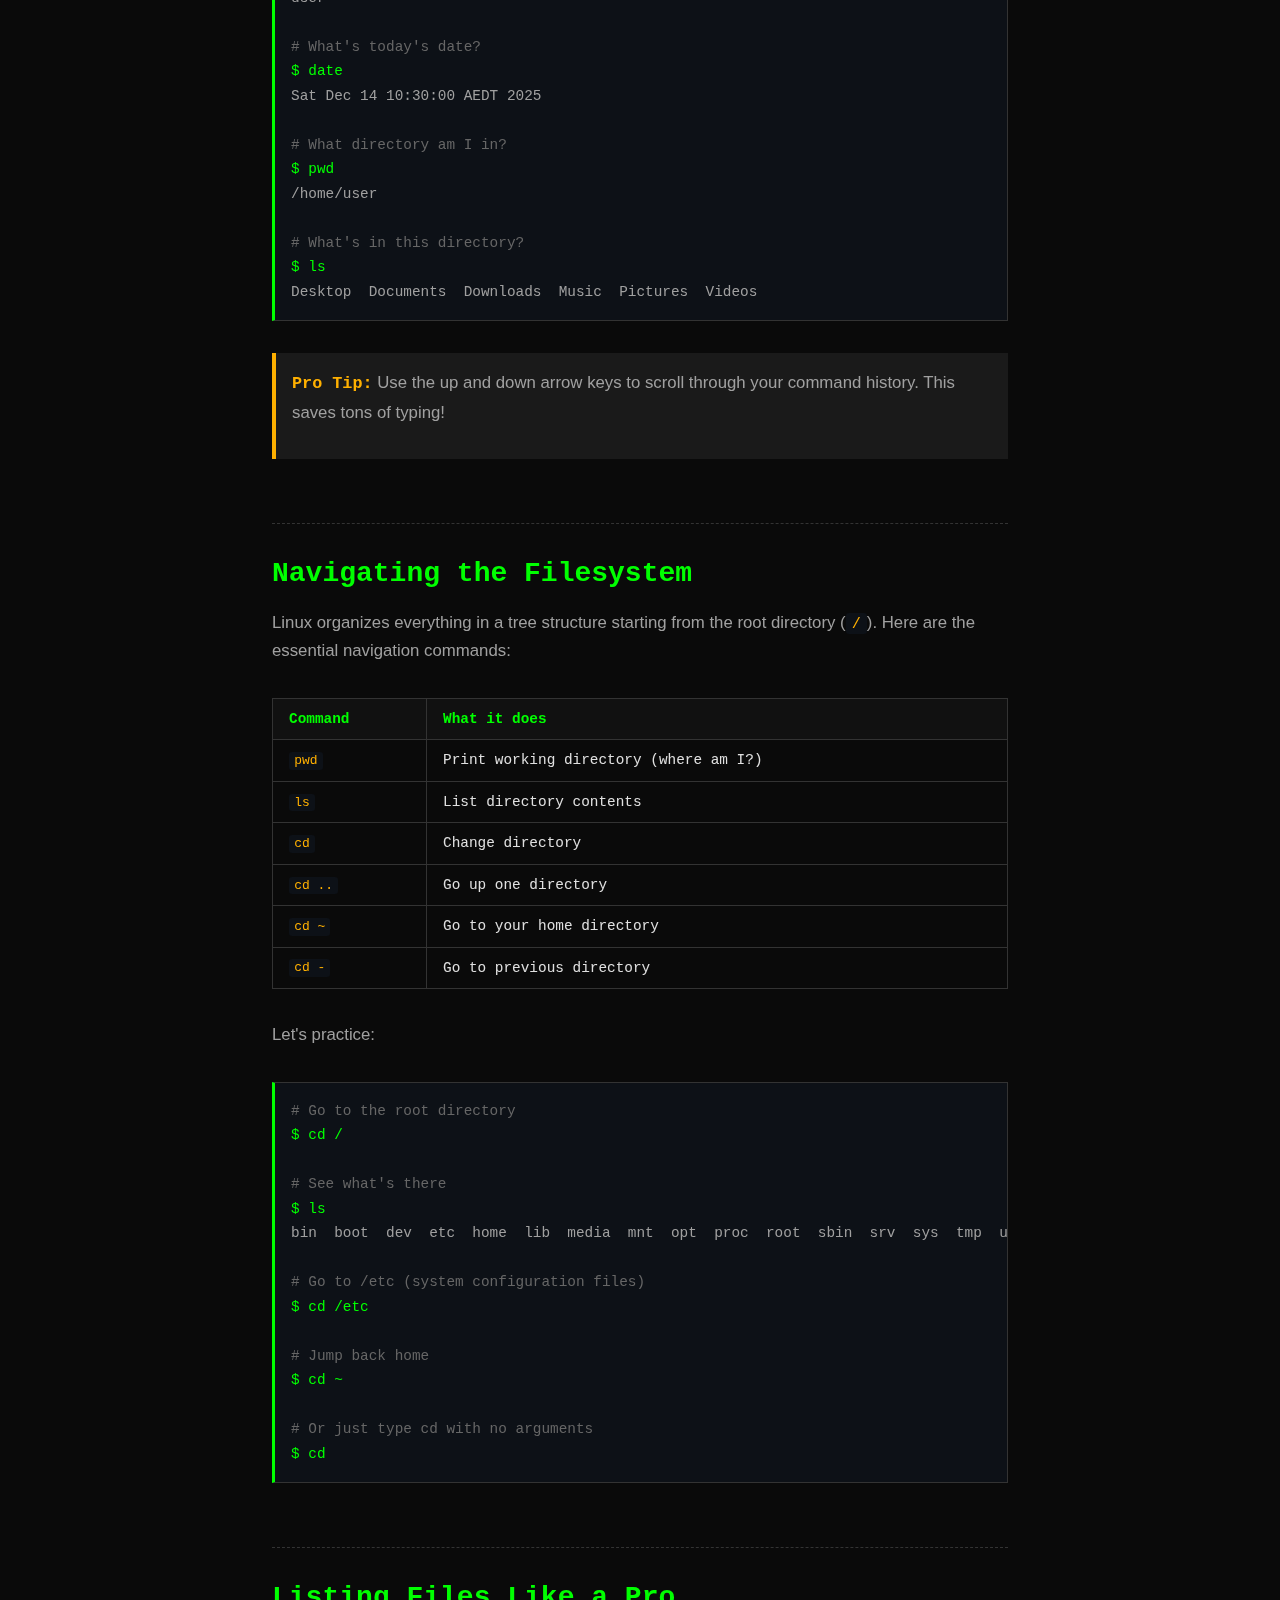
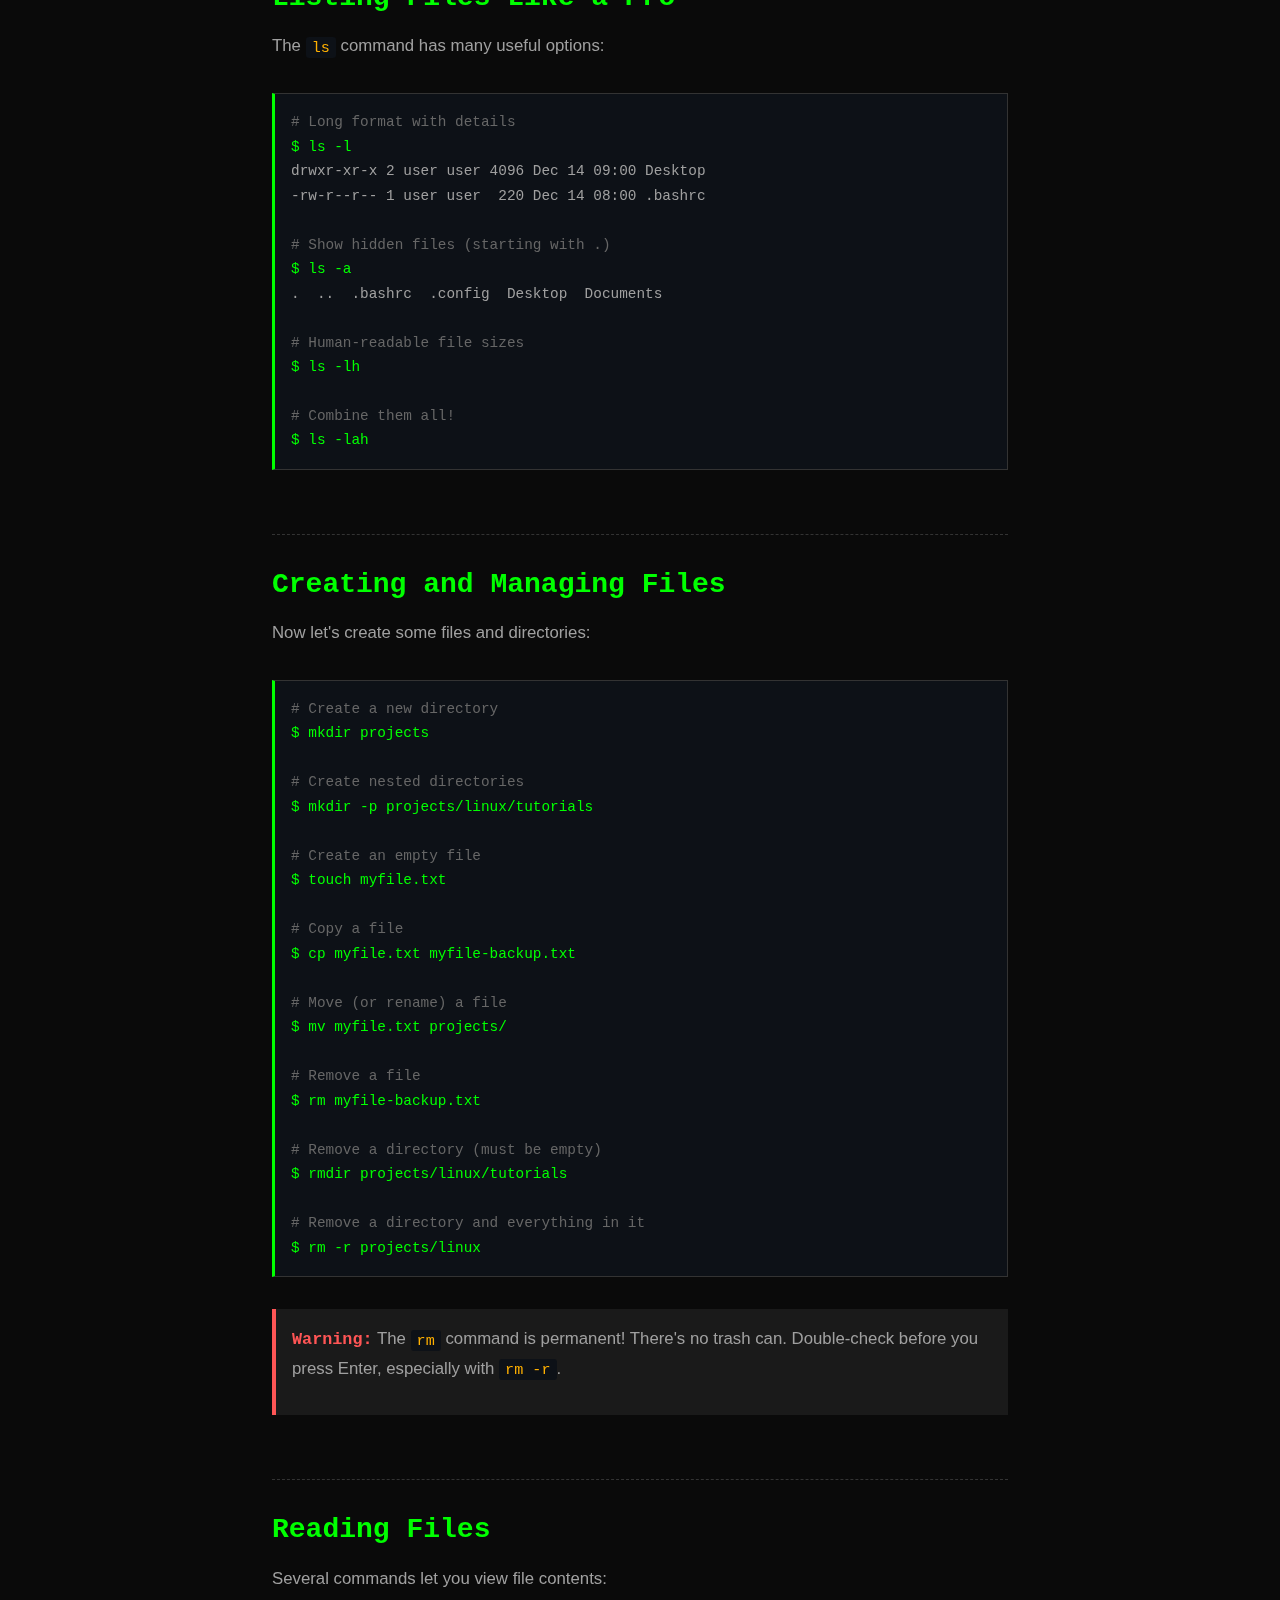
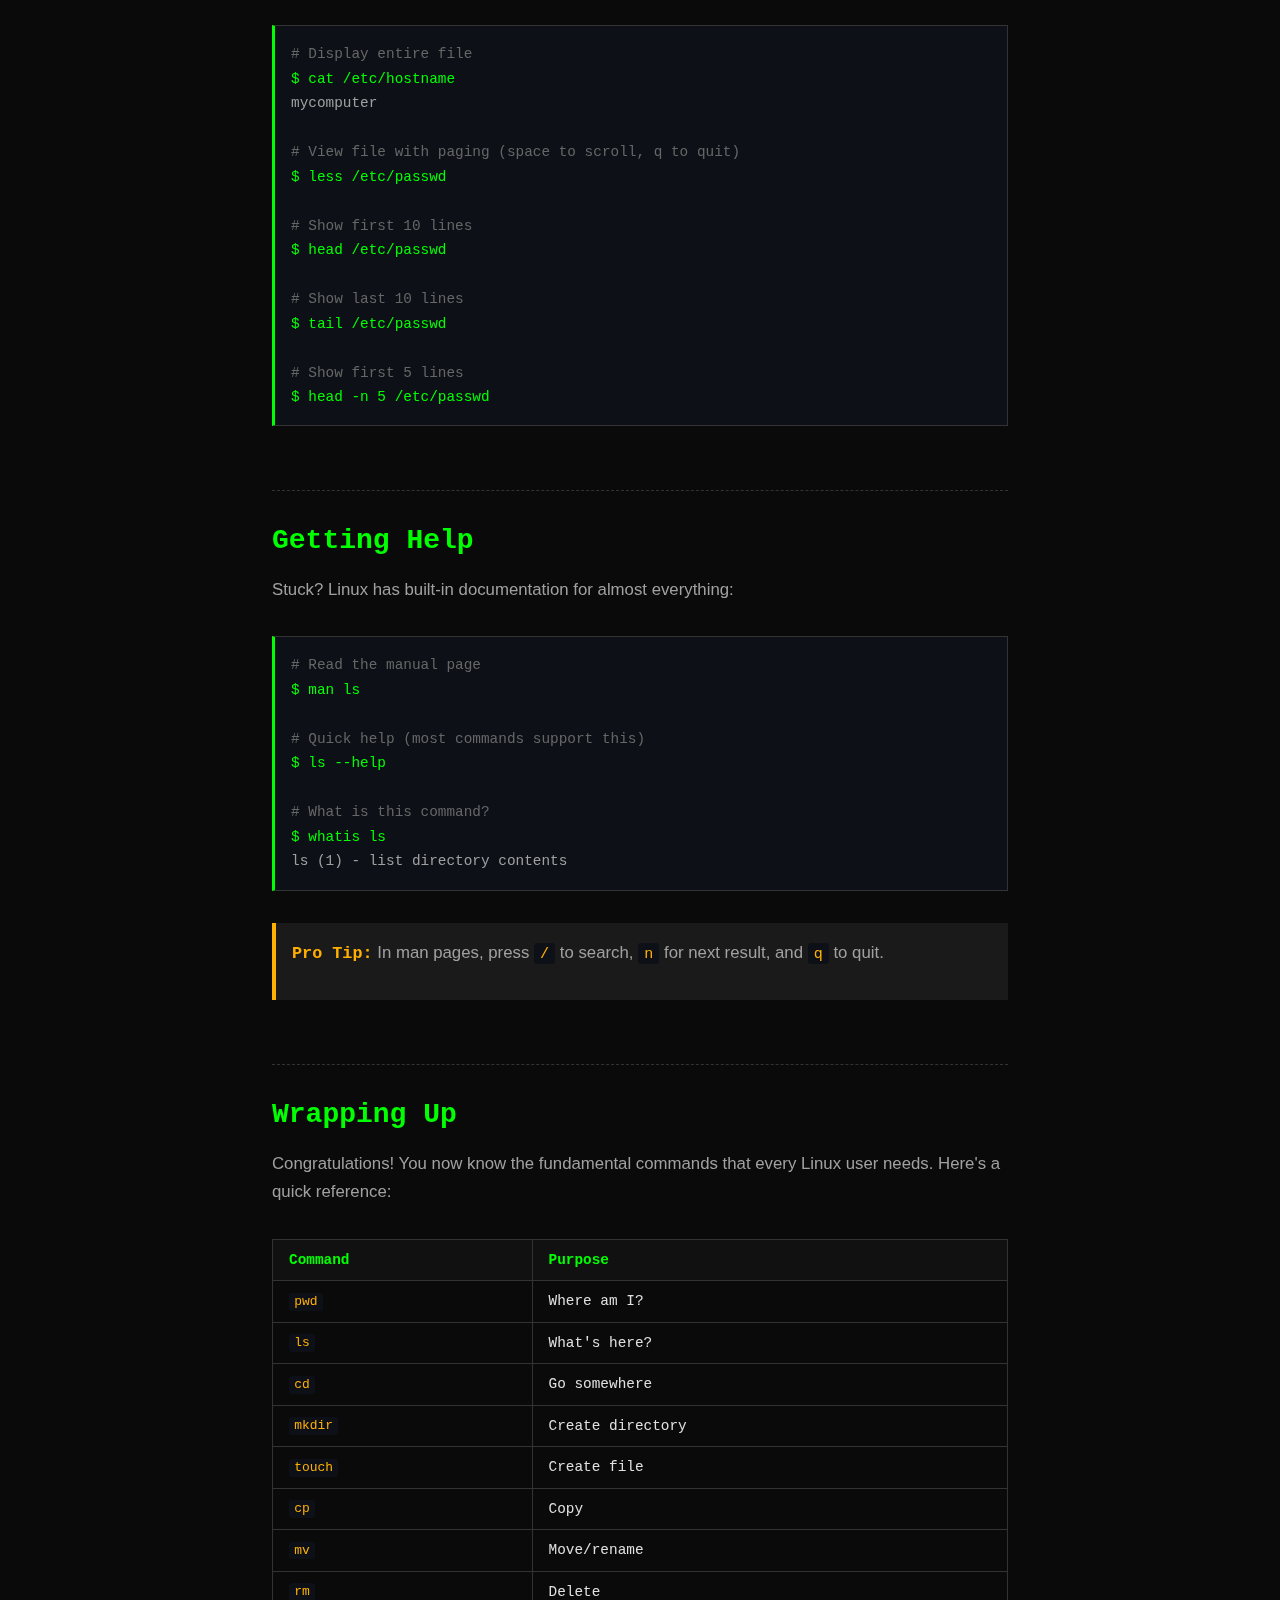
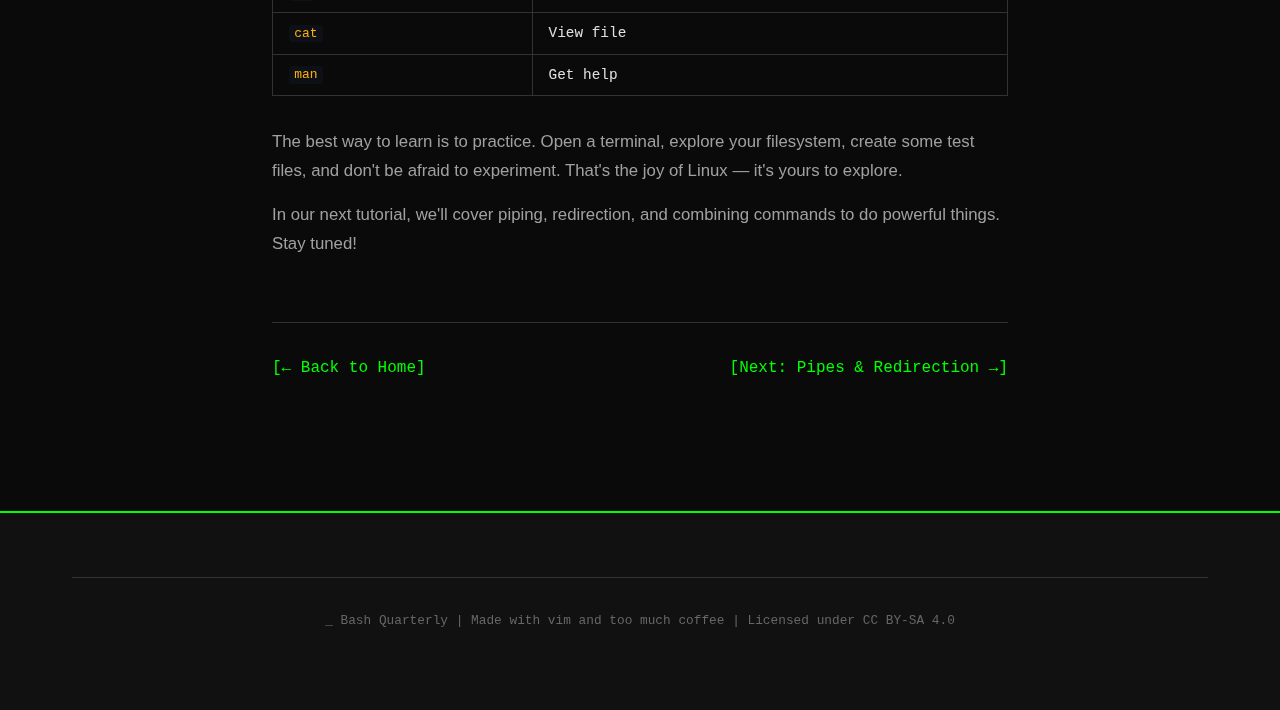
<file: articles/cli-basics.html>
<!DOCTYPE html>
<html lang="en">
<head>
    <meta charset="UTF-8">
    <meta name="viewport" content="width=device-width, initial-scale=1.0">
    <meta name="description" content="Learn the Linux command line from scratch. A beginner-friendly tutorial covering essential commands, navigation, and bash basics.">
    <title>Getting Started with the Linux Command Line | Bash Quarterly</title>
    <link rel="stylesheet" href="../styles.css">
    <style>
        /* Article-specific styles */
        .article-header {
            background-color: var(--bg-secondary);
            border-bottom: 2px solid var(--accent-green);
            padding: var(--space-xl) 0;
        }

        .article-header h1 {
            font-size: 2rem;
            color: var(--accent-amber);
            margin-bottom: var(--space-md);
        }

        .article-body {
            max-width: 800px;
            margin: 0 auto;
            padding: var(--space-xl) var(--space-lg);
        }

        .article-body h2 {
            color: var(--accent-green);
            margin-top: var(--space-xl);
            padding-top: var(--space-lg);
            border-top: 1px dashed var(--border-color);
        }

        .article-body h2:first-of-type {
            border-top: none;
            padding-top: 0;
        }

        .article-body p {
            color: var(--text-secondary);
            font-size: 1.05rem;
        }

        .code-block {
            background-color: var(--bg-code);
            border: 1px solid var(--border-color);
            border-left: 3px solid var(--accent-green);
            padding: var(--space-md);
            margin: var(--space-lg) 0;
            overflow-x: auto;
        }

        .code-block code {
            background: none;
            padding: 0;
            color: var(--text-primary);
            display: block;
            white-space: pre;
        }

        .code-block .comment {
            color: var(--text-muted);
        }

        .code-block .command {
            color: var(--accent-green);
        }

        .code-block .output {
            color: var(--text-secondary);
        }

        .tip-box {
            background-color: var(--bg-card);
            border-left: 4px solid var(--accent-amber);
            padding: var(--space-md);
            margin: var(--space-lg) 0;
        }

        .tip-box strong {
            color: var(--accent-amber);
            font-family: var(--font-mono);
        }

        .warning-box {
            background-color: var(--bg-card);
            border-left: 4px solid var(--accent-red);
            padding: var(--space-md);
            margin: var(--space-lg) 0;
        }

        .warning-box strong {
            color: var(--accent-red);
            font-family: var(--font-mono);
        }

        .article-nav {
            display: flex;
            justify-content: space-between;
            margin-top: var(--space-xl);
            padding-top: var(--space-lg);
            border-top: 1px solid var(--border-color);
        }

        .article-nav a {
            font-family: var(--font-mono);
        }

        table {
            width: 100%;
            border-collapse: collapse;
            margin: var(--space-lg) 0;
            font-family: var(--font-mono);
            font-size: 0.9rem;
        }

        th, td {
            text-align: left;
            padding: var(--space-sm) var(--space-md);
            border: 1px solid var(--border-color);
        }

        th {
            background-color: var(--bg-secondary);
            color: var(--accent-green);
        }

        td code {
            color: var(--accent-amber);
        }
    </style>
</head>
<body>
    <nav class="main-nav">
        <div class="container">
            <ul class="nav-list">
                <li><a href="../index.html">[Home]</a></li>
                <li><a href="../index.html#tutorials" class="active">[Tutorials]</a></li>
                <li><a href="../index.html#news">[News]</a></li>
                <li><a href="../index.html#tips">[Tips & Tricks]</a></li>
                <li><a href="../index.html#howto">[How-Tos]</a></li>
                <li><a href="../index.html#about">[About]</a></li>
            </ul>
        </div>
    </nav>

    <header class="article-header">
        <div class="container">
            <p class="article-meta">
                <span class="prompt">$</span> cat /tutorials/cli-basics.md
            </p>
            <h1>Getting Started with the Linux Command Line</h1>
            <p class="article-meta">
                By <span class="author">sysadmin</span> |
                15 min read |
                Beginner |
                Published: December 2025
            </p>
        </div>
    </header>

    <main class="article-body">
        <p class="article-excerpt">
            The command line is where the real power of Linux lives. While graphical
            interfaces are nice, nothing beats the efficiency and control of a well-crafted
            shell command. In this tutorial, we'll take you from zero to hero.
        </p>

        <h2>Why Learn the Command Line?</h2>

        <p>
            Before we dive in, let's talk about why you should bother learning the command
            line when perfectly good GUIs exist. Here's the truth: once you get comfortable
            with the terminal, you'll be faster, more efficient, and have access to tools
            that simply don't exist in graphical form.
        </p>

        <p>
            The command line is also universal. The commands you learn today will work on
            any Linux distribution, on macOS, on servers, on Raspberry Pis, and even in
            the cloud. That's a skill that pays dividends forever.
        </p>

        <h2>Opening the Terminal</h2>

        <p>
            First things first: let's open a terminal. On most Linux distributions, you can:
        </p>

        <ul>
            <li>Press <code>Ctrl+Alt+T</code> (works on Ubuntu, Fedora, and many others)</li>
            <li>Search for "Terminal" in your application menu</li>
            <li>Right-click on the desktop and select "Open Terminal"</li>
        </ul>

        <p>
            You'll see a window with a prompt that looks something like this:
        </p>

        <div class="code-block">
            <code><span class="command">user@hostname:~$</span> <span class="output">_</span></code>
        </div>

        <p>
            This prompt tells you who you are (<code>user</code>), what machine you're on
            (<code>hostname</code>), and where you are (<code>~</code>, which means your
            home directory). The <code>$</code> indicates you're a regular user. If you
            see a <code>#</code>, you're running as root (the superuser).
        </p>

        <h2>Your First Commands</h2>

        <p>
            Let's start with the basics. Type each command and press Enter:
        </p>

        <div class="code-block">
            <code><span class="comment"># Who am I?</span>
<span class="command">$ whoami</span>
<span class="output">user</span>

<span class="comment"># What's today's date?</span>
<span class="command">$ date</span>
<span class="output">Sat Dec 14 10:30:00 AEDT 2025</span>

<span class="comment"># What directory am I in?</span>
<span class="command">$ pwd</span>
<span class="output">/home/user</span>

<span class="comment"># What's in this directory?</span>
<span class="command">$ ls</span>
<span class="output">Desktop  Documents  Downloads  Music  Pictures  Videos</span></code>
        </div>

        <div class="tip-box">
            <p><strong>Pro Tip:</strong> Use the up and down arrow keys to scroll through
            your command history. This saves tons of typing!</p>
        </div>

        <h2>Navigating the Filesystem</h2>

        <p>
            Linux organizes everything in a tree structure starting from the root directory
            (<code>/</code>). Here are the essential navigation commands:
        </p>

        <table>
            <tr>
                <th>Command</th>
                <th>What it does</th>
            </tr>
            <tr>
                <td><code>pwd</code></td>
                <td>Print working directory (where am I?)</td>
            </tr>
            <tr>
                <td><code>ls</code></td>
                <td>List directory contents</td>
            </tr>
            <tr>
                <td><code>cd</code></td>
                <td>Change directory</td>
            </tr>
            <tr>
                <td><code>cd ..</code></td>
                <td>Go up one directory</td>
            </tr>
            <tr>
                <td><code>cd ~</code></td>
                <td>Go to your home directory</td>
            </tr>
            <tr>
                <td><code>cd -</code></td>
                <td>Go to previous directory</td>
            </tr>
        </table>

        <p>Let's practice:</p>

        <div class="code-block">
            <code><span class="comment"># Go to the root directory</span>
<span class="command">$ cd /</span>

<span class="comment"># See what's there</span>
<span class="command">$ ls</span>
<span class="output">bin  boot  dev  etc  home  lib  media  mnt  opt  proc  root  sbin  srv  sys  tmp  usr  var</span>

<span class="comment"># Go to /etc (system configuration files)</span>
<span class="command">$ cd /etc</span>

<span class="comment"># Jump back home</span>
<span class="command">$ cd ~</span>

<span class="comment"># Or just type cd with no arguments</span>
<span class="command">$ cd</span></code>
        </div>

        <h2>Listing Files Like a Pro</h2>

        <p>
            The <code>ls</code> command has many useful options:
        </p>

        <div class="code-block">
            <code><span class="comment"># Long format with details</span>
<span class="command">$ ls -l</span>
<span class="output">drwxr-xr-x 2 user user 4096 Dec 14 09:00 Desktop
-rw-r--r-- 1 user user  220 Dec 14 08:00 .bashrc</span>

<span class="comment"># Show hidden files (starting with .)</span>
<span class="command">$ ls -a</span>
<span class="output">.  ..  .bashrc  .config  Desktop  Documents</span>

<span class="comment"># Human-readable file sizes</span>
<span class="command">$ ls -lh</span>

<span class="comment"># Combine them all!</span>
<span class="command">$ ls -lah</span></code>
        </div>

        <h2>Creating and Managing Files</h2>

        <p>
            Now let's create some files and directories:
        </p>

        <div class="code-block">
            <code><span class="comment"># Create a new directory</span>
<span class="command">$ mkdir projects</span>

<span class="comment"># Create nested directories</span>
<span class="command">$ mkdir -p projects/linux/tutorials</span>

<span class="comment"># Create an empty file</span>
<span class="command">$ touch myfile.txt</span>

<span class="comment"># Copy a file</span>
<span class="command">$ cp myfile.txt myfile-backup.txt</span>

<span class="comment"># Move (or rename) a file</span>
<span class="command">$ mv myfile.txt projects/</span>

<span class="comment"># Remove a file</span>
<span class="command">$ rm myfile-backup.txt</span>

<span class="comment"># Remove a directory (must be empty)</span>
<span class="command">$ rmdir projects/linux/tutorials</span>

<span class="comment"># Remove a directory and everything in it</span>
<span class="command">$ rm -r projects/linux</span></code>
        </div>

        <div class="warning-box">
            <p><strong>Warning:</strong> The <code>rm</code> command is permanent! There's
            no trash can. Double-check before you press Enter, especially with
            <code>rm -r</code>.</p>
        </div>

        <h2>Reading Files</h2>

        <p>
            Several commands let you view file contents:
        </p>

        <div class="code-block">
            <code><span class="comment"># Display entire file</span>
<span class="command">$ cat /etc/hostname</span>
<span class="output">mycomputer</span>

<span class="comment"># View file with paging (space to scroll, q to quit)</span>
<span class="command">$ less /etc/passwd</span>

<span class="comment"># Show first 10 lines</span>
<span class="command">$ head /etc/passwd</span>

<span class="comment"># Show last 10 lines</span>
<span class="command">$ tail /etc/passwd</span>

<span class="comment"># Show first 5 lines</span>
<span class="command">$ head -n 5 /etc/passwd</span></code>
        </div>

        <h2>Getting Help</h2>

        <p>
            Stuck? Linux has built-in documentation for almost everything:
        </p>

        <div class="code-block">
            <code><span class="comment"># Read the manual page</span>
<span class="command">$ man ls</span>

<span class="comment"># Quick help (most commands support this)</span>
<span class="command">$ ls --help</span>

<span class="comment"># What is this command?</span>
<span class="command">$ whatis ls</span>
<span class="output">ls (1) - list directory contents</span></code>
        </div>

        <div class="tip-box">
            <p><strong>Pro Tip:</strong> In man pages, press <code>/</code> to search,
            <code>n</code> for next result, and <code>q</code> to quit.</p>
        </div>

        <h2>Wrapping Up</h2>

        <p>
            Congratulations! You now know the fundamental commands that every Linux user
            needs. Here's a quick reference:
        </p>

        <table>
            <tr>
                <th>Command</th>
                <th>Purpose</th>
            </tr>
            <tr><td><code>pwd</code></td><td>Where am I?</td></tr>
            <tr><td><code>ls</code></td><td>What's here?</td></tr>
            <tr><td><code>cd</code></td><td>Go somewhere</td></tr>
            <tr><td><code>mkdir</code></td><td>Create directory</td></tr>
            <tr><td><code>touch</code></td><td>Create file</td></tr>
            <tr><td><code>cp</code></td><td>Copy</td></tr>
            <tr><td><code>mv</code></td><td>Move/rename</td></tr>
            <tr><td><code>rm</code></td><td>Delete</td></tr>
            <tr><td><code>cat</code></td><td>View file</td></tr>
            <tr><td><code>man</code></td><td>Get help</td></tr>
        </table>

        <p>
            The best way to learn is to practice. Open a terminal, explore your filesystem,
            create some test files, and don't be afraid to experiment. That's the joy of
            Linux — it's yours to explore.
        </p>

        <p>
            In our next tutorial, we'll cover piping, redirection, and combining commands
            to do powerful things. Stay tuned!
        </p>

        <nav class="article-nav">
            <a href="../index.html">[← Back to Home]</a>
            <a href="#">[Next: Pipes & Redirection →]</a>
        </nav>
    </main>

    <footer class="site-footer">
        <div class="container">
            <div class="footer-bottom">
                <p>
                    <span class="blink">_</span>
                    Bash Quarterly |
                    Made with vim and too much coffee |
                    Licensed under CC BY-SA 4.0
                </p>
            </div>
        </div>
    </footer>
</body>
</html>
</file>
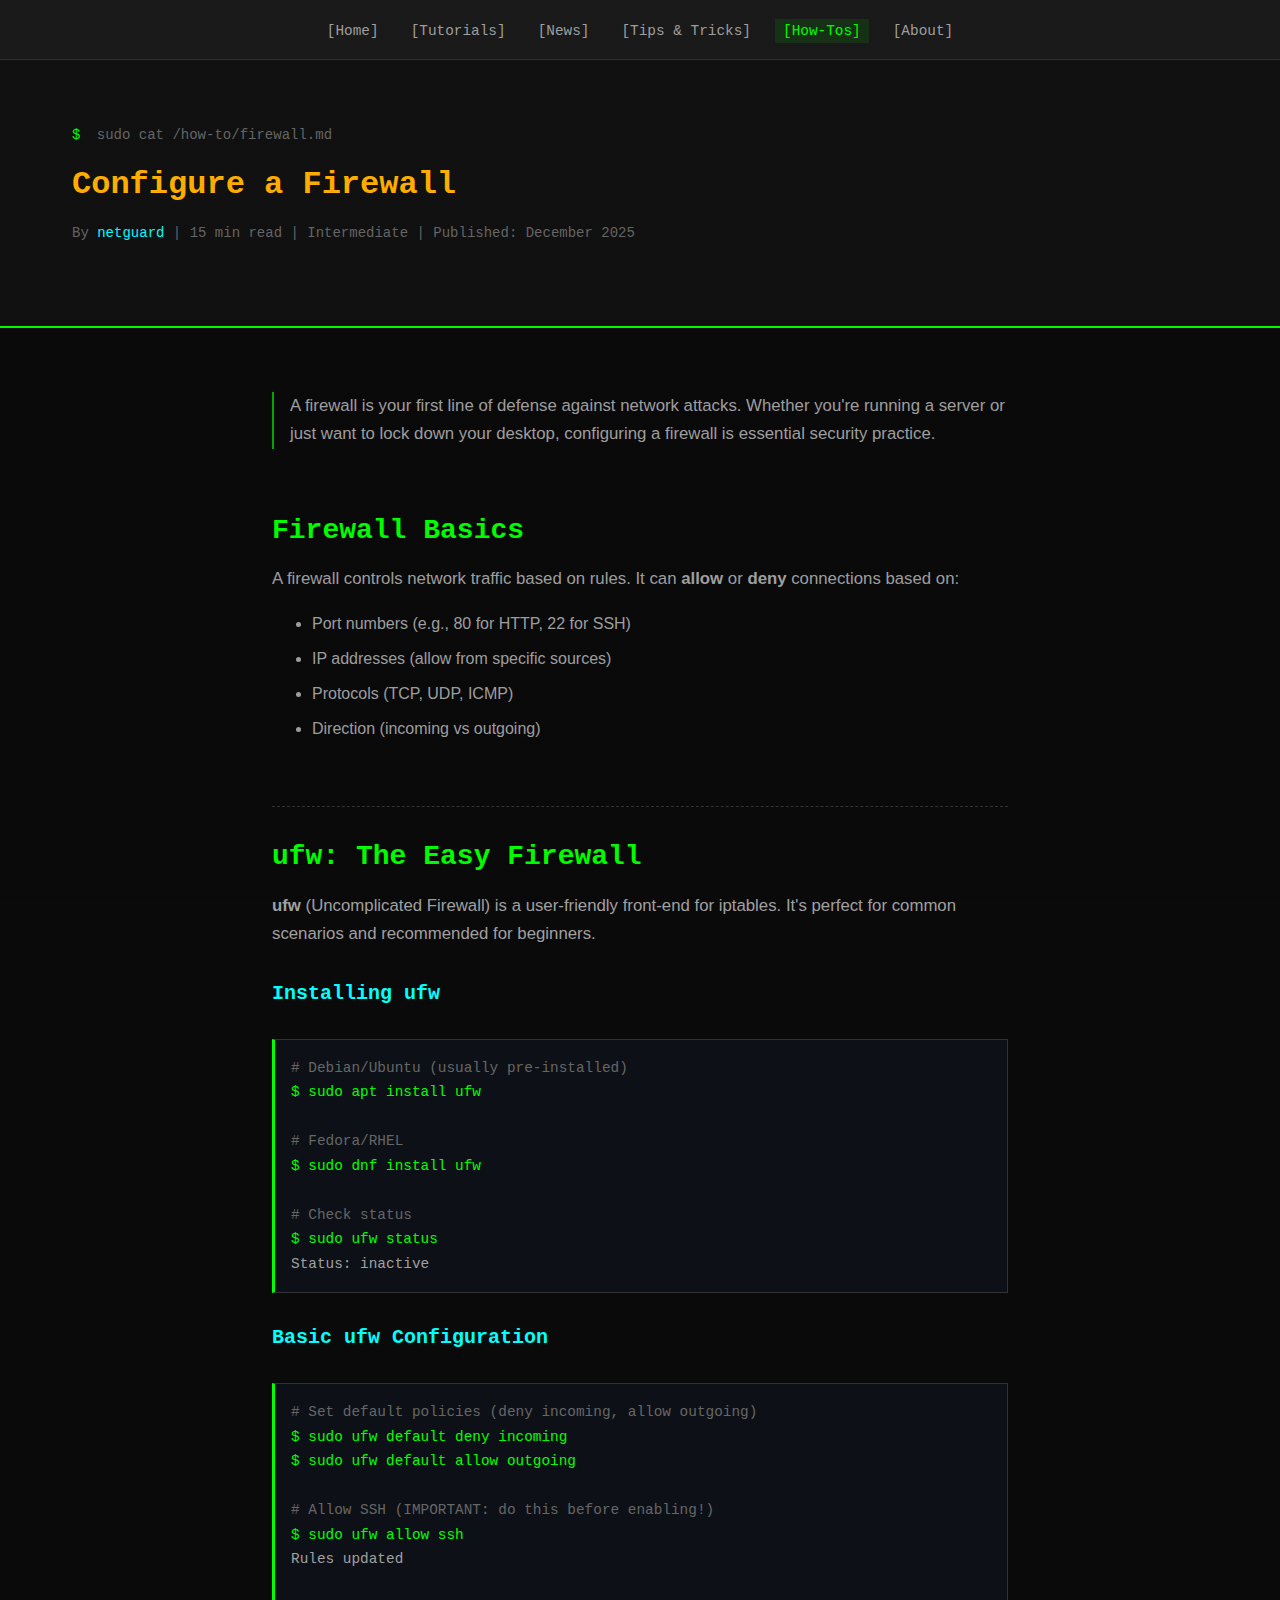
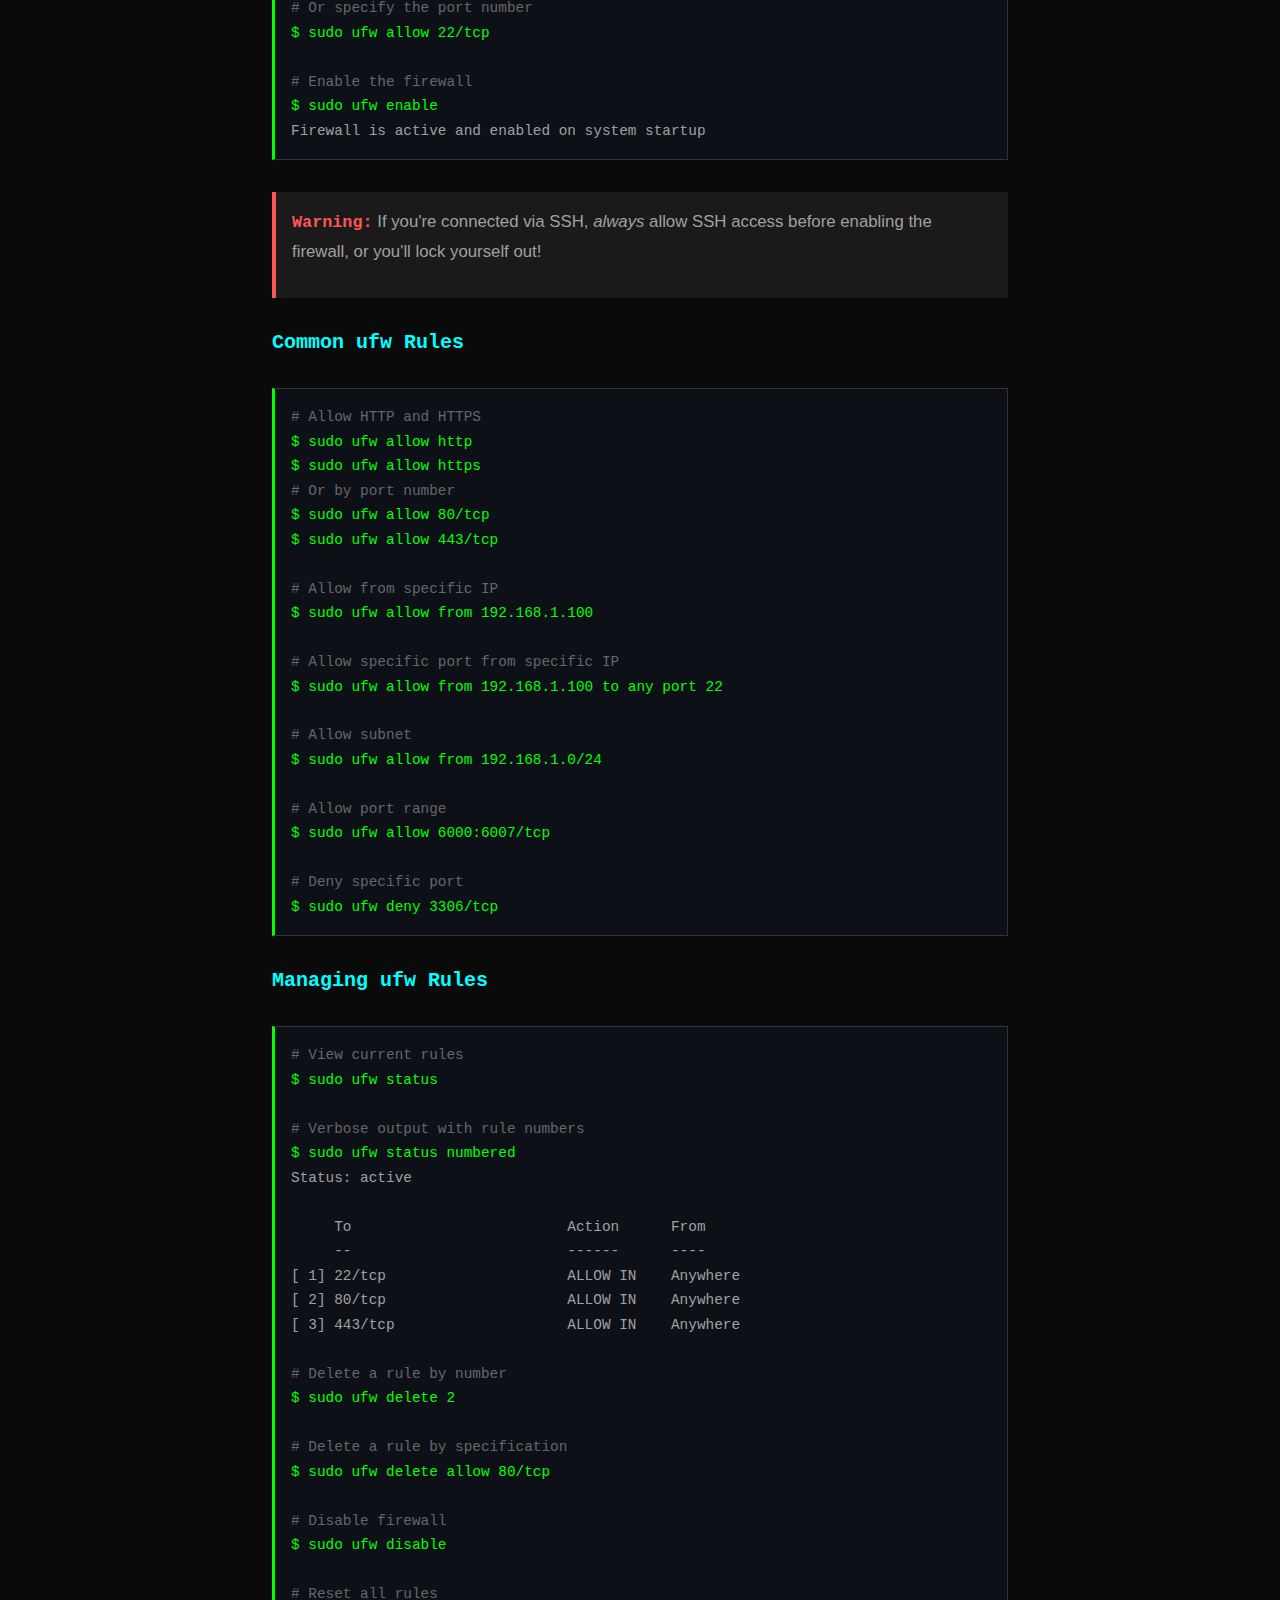
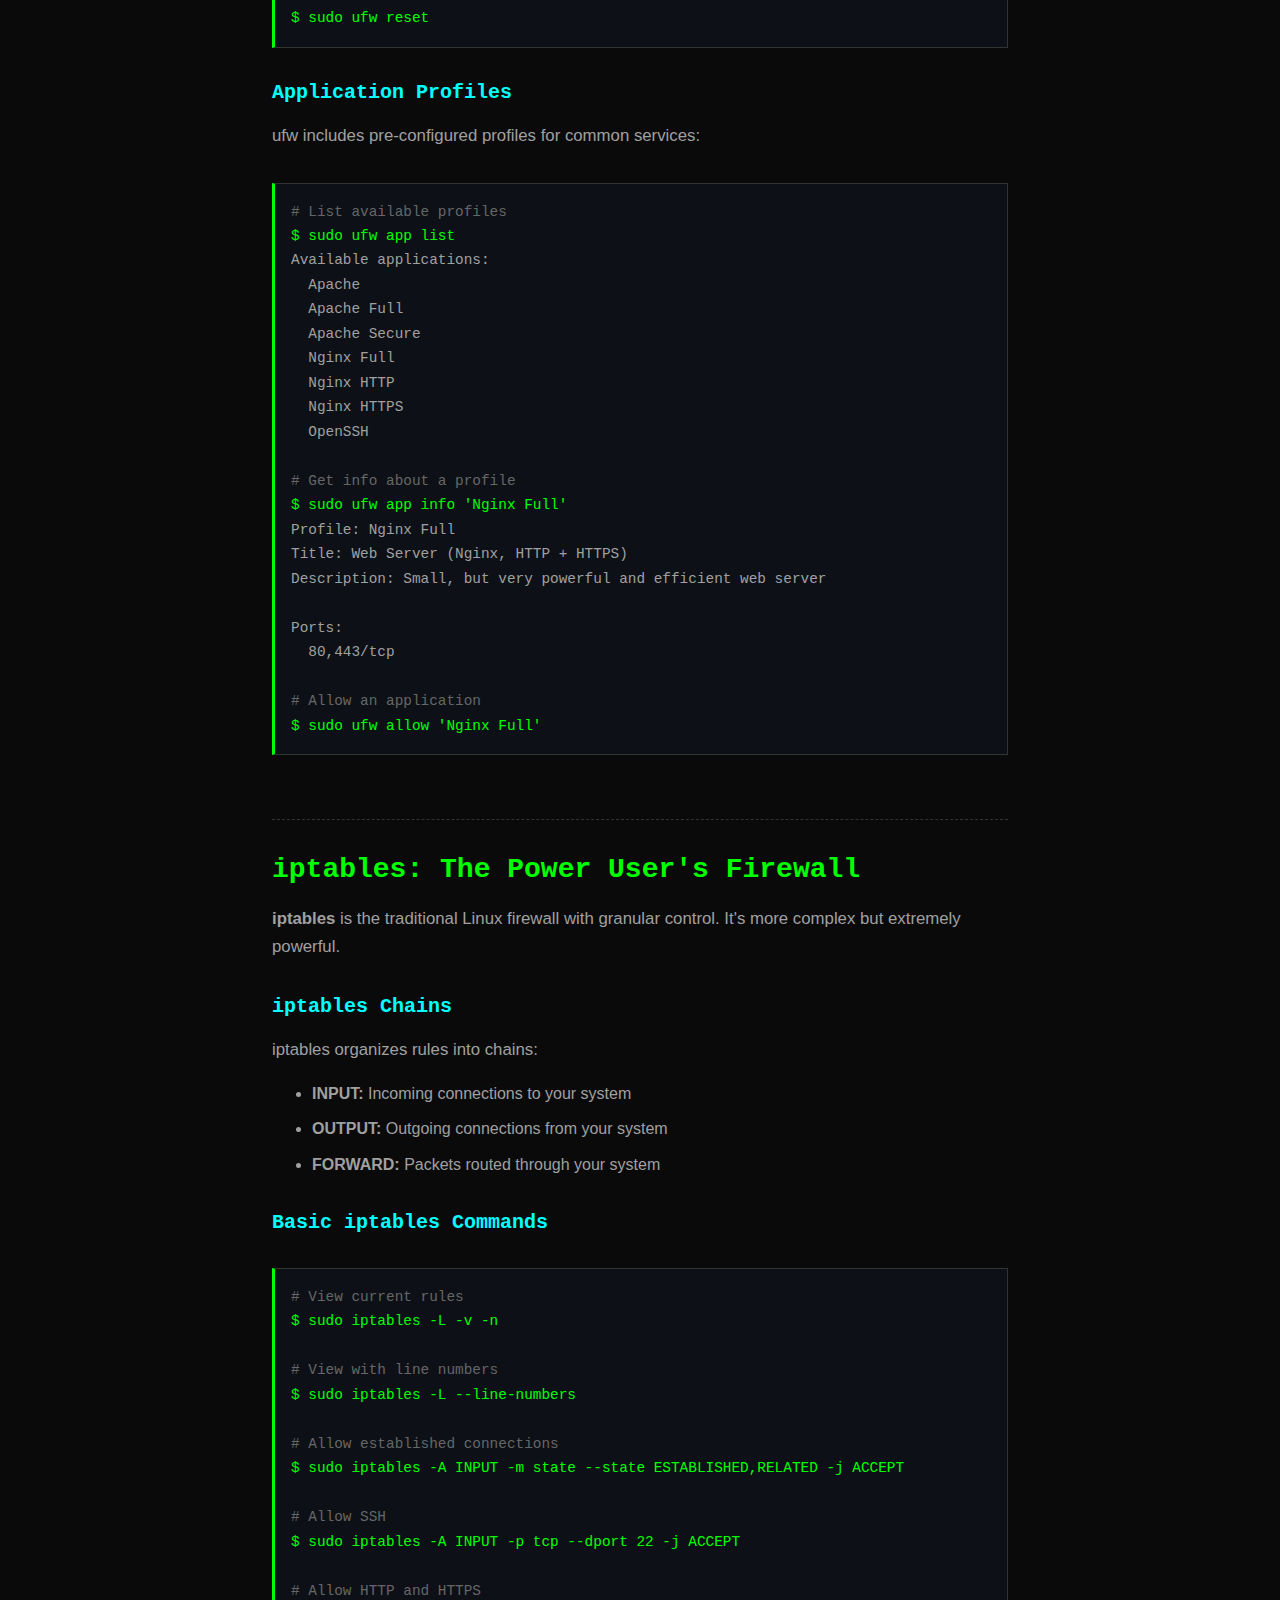
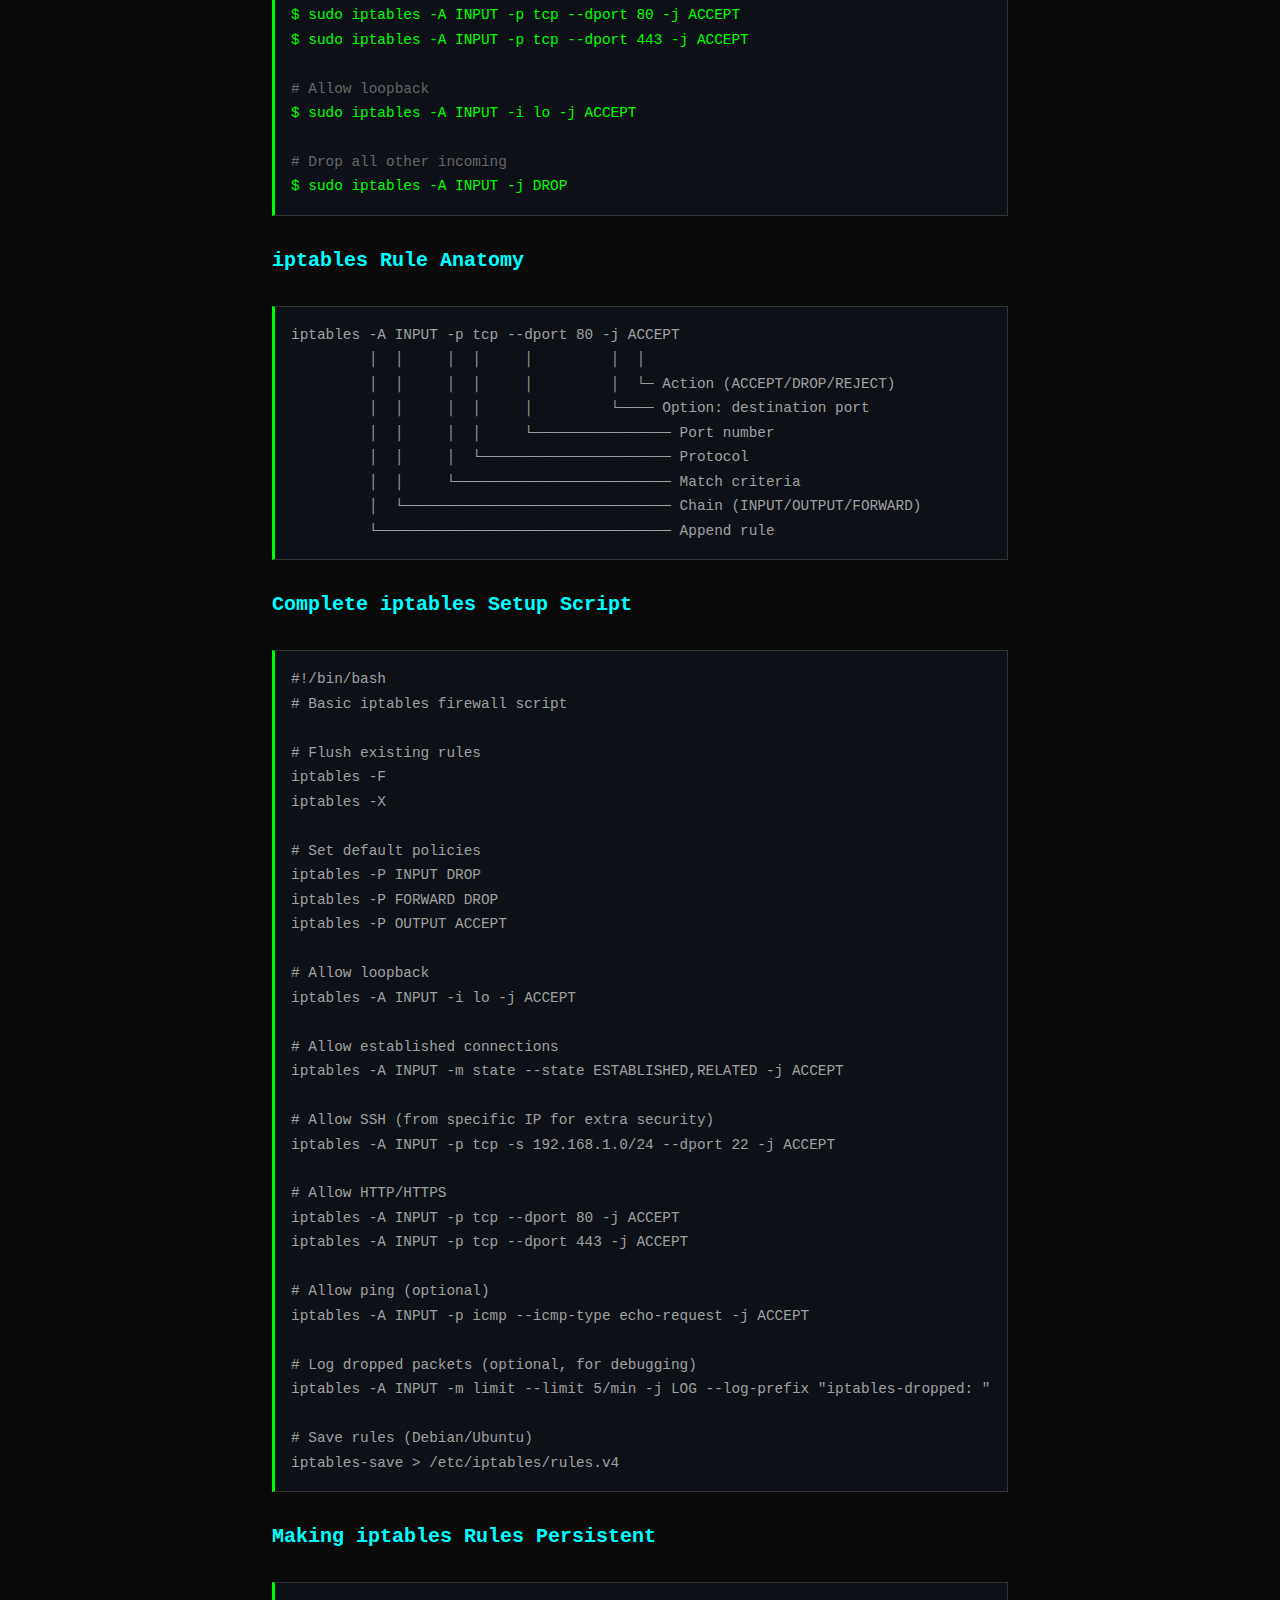
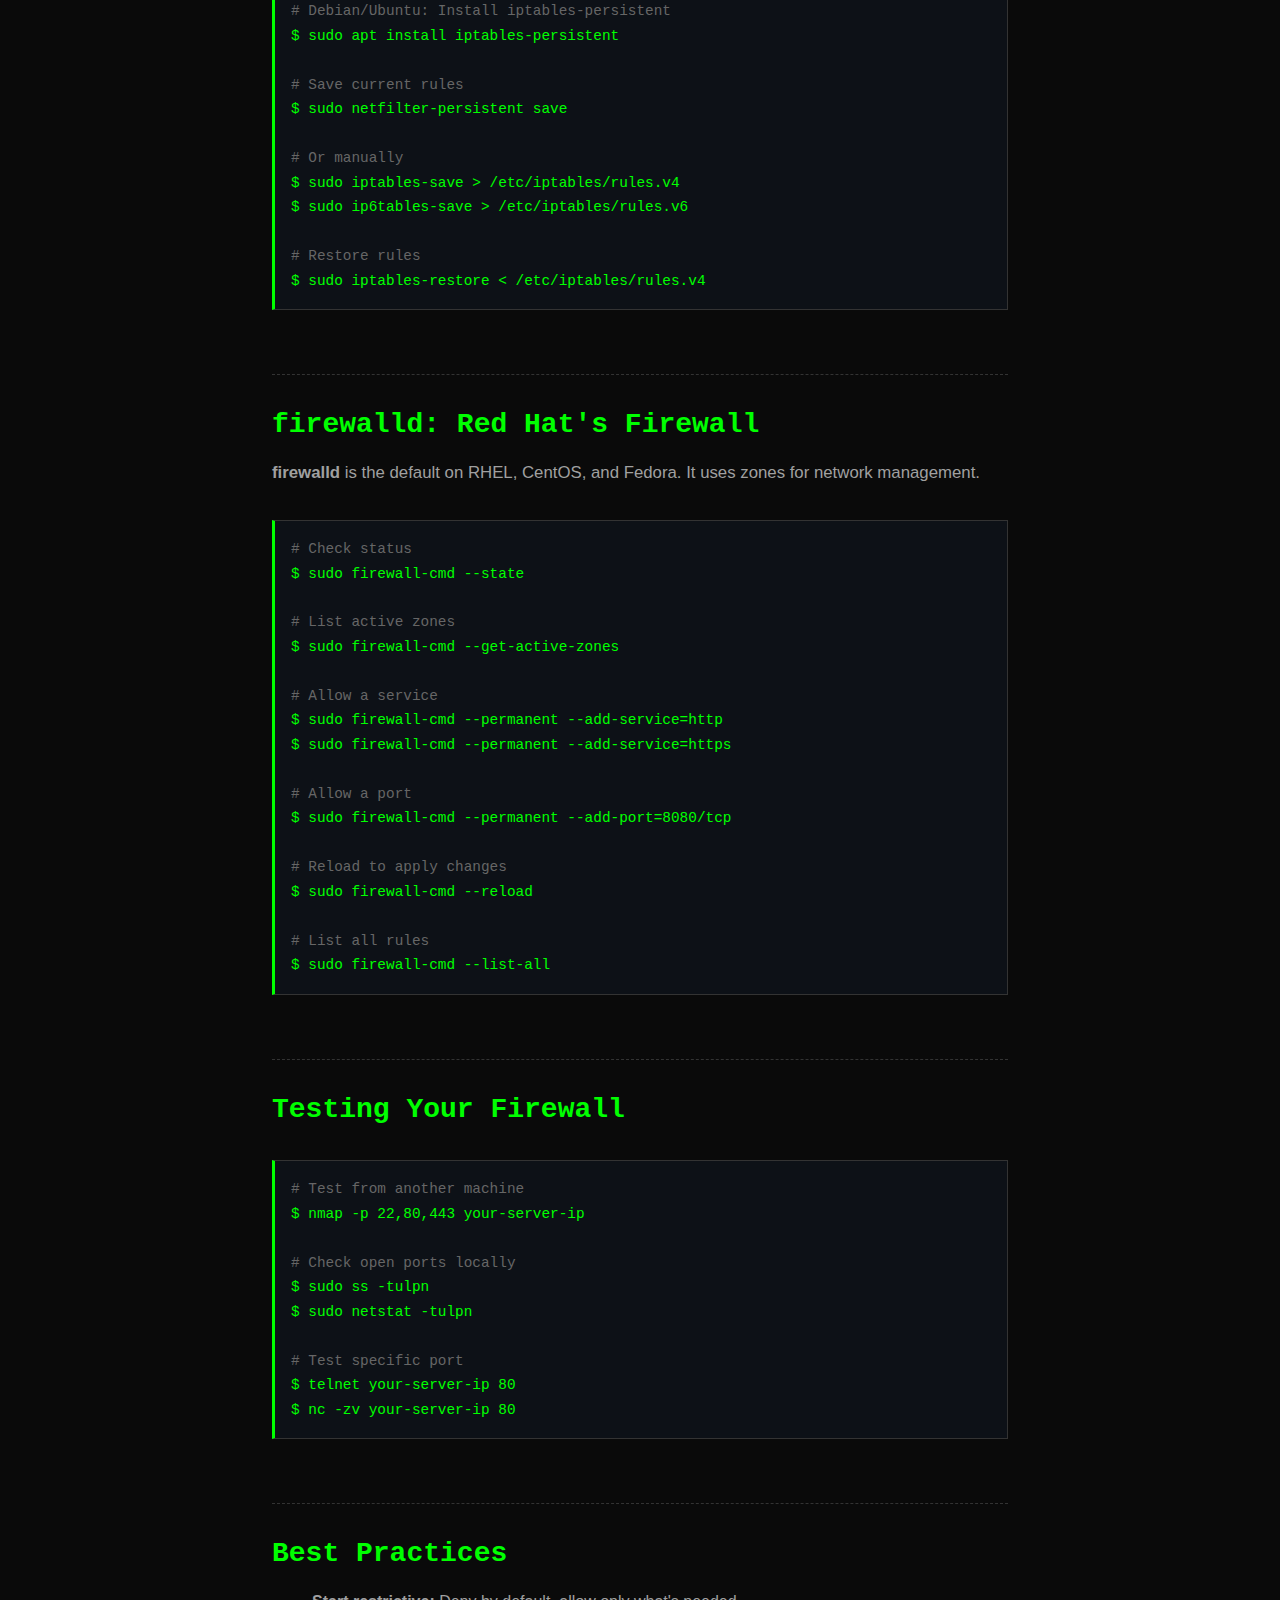
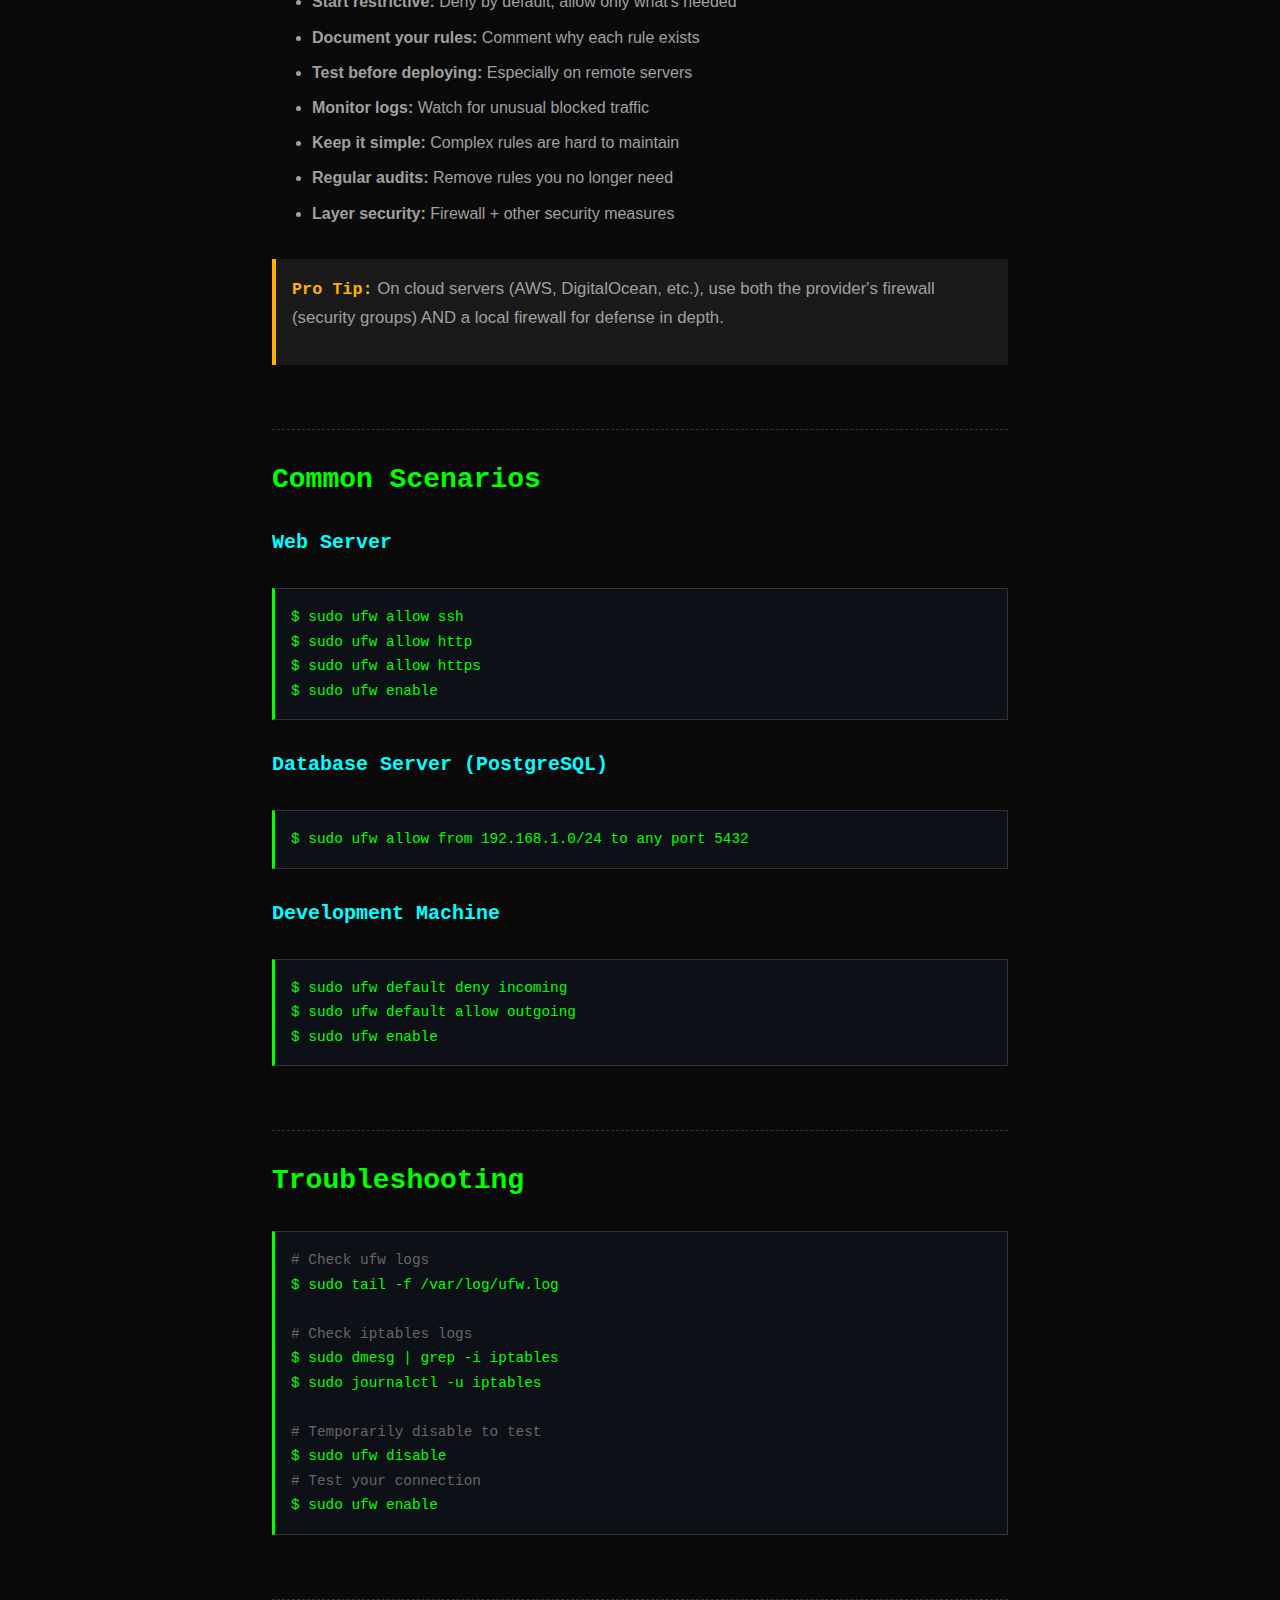
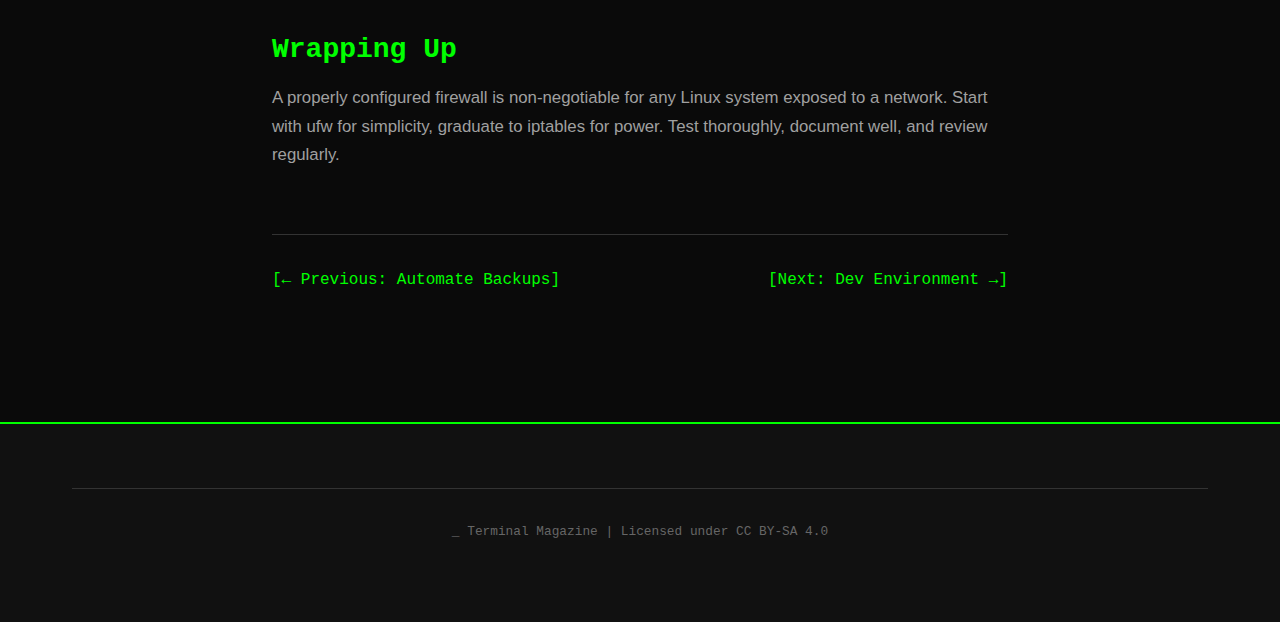
<file: articles/configure-firewall.html>
<!DOCTYPE html>
<html lang="en">
<head>
    <meta charset="UTF-8">
    <meta name="viewport" content="width=device-width, initial-scale=1.0">
    <meta name="description" content="Learn to configure a Linux firewall with ufw and iptables. Essential security for servers and desktops.">
    <title>Configure a Firewall | Terminal Magazine</title>
    <link rel="stylesheet" href="../styles.css">
    <link rel="stylesheet" href="article.css">
</head>
<body>
    <nav class="main-nav">
        <div class="container">
            <ul class="nav-list">
                <li><a href="../index.html">[Home]</a></li>
                <li><a href="../index.html#tutorials">[Tutorials]</a></li>
                <li><a href="../index.html#news">[News]</a></li>
                <li><a href="../index.html#tips">[Tips & Tricks]</a></li>
                <li><a href="../index.html#howto" class="active">[How-Tos]</a></li>
                <li><a href="../index.html#about">[About]</a></li>
            </ul>
        </div>
    </nav>

    <header class="article-header">
        <div class="container">
            <p class="article-meta">
                <span class="prompt">$</span> sudo cat /how-to/firewall.md
            </p>
            <h1>Configure a Firewall</h1>
            <p class="article-meta">
                By <span class="author">netguard</span> |
                15 min read |
                Intermediate |
                Published: December 2025
            </p>
        </div>
    </header>

    <main class="article-body">
        <p class="article-excerpt">
            A firewall is your first line of defense against network attacks. Whether you're
            running a server or just want to lock down your desktop, configuring a firewall
            is essential security practice.
        </p>

        <h2>Firewall Basics</h2>

        <p>
            A firewall controls network traffic based on rules. It can <strong>allow</strong>
            or <strong>deny</strong> connections based on:
        </p>
        <ul>
            <li>Port numbers (e.g., 80 for HTTP, 22 for SSH)</li>
            <li>IP addresses (allow from specific sources)</li>
            <li>Protocols (TCP, UDP, ICMP)</li>
            <li>Direction (incoming vs outgoing)</li>
        </ul>

        <h2>ufw: The Easy Firewall</h2>

        <p>
            <strong>ufw</strong> (Uncomplicated Firewall) is a user-friendly front-end for
            iptables. It's perfect for common scenarios and recommended for beginners.
        </p>

        <h3>Installing ufw</h3>

        <div class="code-block">
            <code><span class="comment"># Debian/Ubuntu (usually pre-installed)</span>
<span class="command">$ sudo apt install ufw</span>

<span class="comment"># Fedora/RHEL</span>
<span class="command">$ sudo dnf install ufw</span>

<span class="comment"># Check status</span>
<span class="command">$ sudo ufw status</span>
<span class="output">Status: inactive</span></code>
        </div>

        <h3>Basic ufw Configuration</h3>

        <div class="code-block">
            <code><span class="comment"># Set default policies (deny incoming, allow outgoing)</span>
<span class="command">$ sudo ufw default deny incoming</span>
<span class="command">$ sudo ufw default allow outgoing</span>

<span class="comment"># Allow SSH (IMPORTANT: do this before enabling!)</span>
<span class="command">$ sudo ufw allow ssh</span>
<span class="output">Rules updated</span>

<span class="comment"># Or specify the port number</span>
<span class="command">$ sudo ufw allow 22/tcp</span>

<span class="comment"># Enable the firewall</span>
<span class="command">$ sudo ufw enable</span>
<span class="output">Firewall is active and enabled on system startup</span></code>
        </div>

        <div class="warning-box">
            <p><strong>Warning:</strong> If you're connected via SSH, <em>always</em> allow
            SSH access before enabling the firewall, or you'll lock yourself out!</p>
        </div>

        <h3>Common ufw Rules</h3>

        <div class="code-block">
            <code><span class="comment"># Allow HTTP and HTTPS</span>
<span class="command">$ sudo ufw allow http</span>
<span class="command">$ sudo ufw allow https</span>
<span class="comment"># Or by port number</span>
<span class="command">$ sudo ufw allow 80/tcp</span>
<span class="command">$ sudo ufw allow 443/tcp</span>

<span class="comment"># Allow from specific IP</span>
<span class="command">$ sudo ufw allow from 192.168.1.100</span>

<span class="comment"># Allow specific port from specific IP</span>
<span class="command">$ sudo ufw allow from 192.168.1.100 to any port 22</span>

<span class="comment"># Allow subnet</span>
<span class="command">$ sudo ufw allow from 192.168.1.0/24</span>

<span class="comment"># Allow port range</span>
<span class="command">$ sudo ufw allow 6000:6007/tcp</span>

<span class="comment"># Deny specific port</span>
<span class="command">$ sudo ufw deny 3306/tcp</span></code>
        </div>

        <h3>Managing ufw Rules</h3>

        <div class="code-block">
            <code><span class="comment"># View current rules</span>
<span class="command">$ sudo ufw status</span>

<span class="comment"># Verbose output with rule numbers</span>
<span class="command">$ sudo ufw status numbered</span>
<span class="output">Status: active

     To                         Action      From
     --                         ------      ----
[ 1] 22/tcp                     ALLOW IN    Anywhere
[ 2] 80/tcp                     ALLOW IN    Anywhere
[ 3] 443/tcp                    ALLOW IN    Anywhere</span>

<span class="comment"># Delete a rule by number</span>
<span class="command">$ sudo ufw delete 2</span>

<span class="comment"># Delete a rule by specification</span>
<span class="command">$ sudo ufw delete allow 80/tcp</span>

<span class="comment"># Disable firewall</span>
<span class="command">$ sudo ufw disable</span>

<span class="comment"># Reset all rules</span>
<span class="command">$ sudo ufw reset</span></code>
        </div>

        <h3>Application Profiles</h3>

        <p>ufw includes pre-configured profiles for common services:</p>

        <div class="code-block">
            <code><span class="comment"># List available profiles</span>
<span class="command">$ sudo ufw app list</span>
<span class="output">Available applications:
  Apache
  Apache Full
  Apache Secure
  Nginx Full
  Nginx HTTP
  Nginx HTTPS
  OpenSSH</span>

<span class="comment"># Get info about a profile</span>
<span class="command">$ sudo ufw app info 'Nginx Full'</span>
<span class="output">Profile: Nginx Full
Title: Web Server (Nginx, HTTP + HTTPS)
Description: Small, but very powerful and efficient web server

Ports:
  80,443/tcp</span>

<span class="comment"># Allow an application</span>
<span class="command">$ sudo ufw allow 'Nginx Full'</span></code>
        </div>

        <h2>iptables: The Power User's Firewall</h2>

        <p>
            <strong>iptables</strong> is the traditional Linux firewall with granular control.
            It's more complex but extremely powerful.
        </p>

        <h3>iptables Chains</h3>

        <p>iptables organizes rules into chains:</p>
        <ul>
            <li><strong>INPUT:</strong> Incoming connections to your system</li>
            <li><strong>OUTPUT:</strong> Outgoing connections from your system</li>
            <li><strong>FORWARD:</strong> Packets routed through your system</li>
        </ul>

        <h3>Basic iptables Commands</h3>

        <div class="code-block">
            <code><span class="comment"># View current rules</span>
<span class="command">$ sudo iptables -L -v -n</span>

<span class="comment"># View with line numbers</span>
<span class="command">$ sudo iptables -L --line-numbers</span>

<span class="comment"># Allow established connections</span>
<span class="command">$ sudo iptables -A INPUT -m state --state ESTABLISHED,RELATED -j ACCEPT</span>

<span class="comment"># Allow SSH</span>
<span class="command">$ sudo iptables -A INPUT -p tcp --dport 22 -j ACCEPT</span>

<span class="comment"># Allow HTTP and HTTPS</span>
<span class="command">$ sudo iptables -A INPUT -p tcp --dport 80 -j ACCEPT</span>
<span class="command">$ sudo iptables -A INPUT -p tcp --dport 443 -j ACCEPT</span>

<span class="comment"># Allow loopback</span>
<span class="command">$ sudo iptables -A INPUT -i lo -j ACCEPT</span>

<span class="comment"># Drop all other incoming</span>
<span class="command">$ sudo iptables -A INPUT -j DROP</span></code>
        </div>

        <h3>iptables Rule Anatomy</h3>

        <div class="code-block">
            <code><span class="output">iptables -A INPUT -p tcp --dport 80 -j ACCEPT
         │  │     │  │     │         │  │
         │  │     │  │     │         │  └─ Action (ACCEPT/DROP/REJECT)
         │  │     │  │     │         └──── Option: destination port
         │  │     │  │     └──────────────── Port number
         │  │     │  └────────────────────── Protocol
         │  │     └───────────────────────── Match criteria
         │  └─────────────────────────────── Chain (INPUT/OUTPUT/FORWARD)
         └────────────────────────────────── Append rule</span></code>
        </div>

        <h3>Complete iptables Setup Script</h3>

        <div class="code-block">
            <code><span class="output">#!/bin/bash
# Basic iptables firewall script

# Flush existing rules
iptables -F
iptables -X

# Set default policies
iptables -P INPUT DROP
iptables -P FORWARD DROP
iptables -P OUTPUT ACCEPT

# Allow loopback
iptables -A INPUT -i lo -j ACCEPT

# Allow established connections
iptables -A INPUT -m state --state ESTABLISHED,RELATED -j ACCEPT

# Allow SSH (from specific IP for extra security)
iptables -A INPUT -p tcp -s 192.168.1.0/24 --dport 22 -j ACCEPT

# Allow HTTP/HTTPS
iptables -A INPUT -p tcp --dport 80 -j ACCEPT
iptables -A INPUT -p tcp --dport 443 -j ACCEPT

# Allow ping (optional)
iptables -A INPUT -p icmp --icmp-type echo-request -j ACCEPT

# Log dropped packets (optional, for debugging)
iptables -A INPUT -m limit --limit 5/min -j LOG --log-prefix "iptables-dropped: "

# Save rules (Debian/Ubuntu)
iptables-save > /etc/iptables/rules.v4</span></code>
        </div>

        <h3>Making iptables Rules Persistent</h3>

        <div class="code-block">
            <code><span class="comment"># Debian/Ubuntu: Install iptables-persistent</span>
<span class="command">$ sudo apt install iptables-persistent</span>

<span class="comment"># Save current rules</span>
<span class="command">$ sudo netfilter-persistent save</span>

<span class="comment"># Or manually</span>
<span class="command">$ sudo iptables-save > /etc/iptables/rules.v4</span>
<span class="command">$ sudo ip6tables-save > /etc/iptables/rules.v6</span>

<span class="comment"># Restore rules</span>
<span class="command">$ sudo iptables-restore < /etc/iptables/rules.v4</span></code>
        </div>

        <h2>firewalld: Red Hat's Firewall</h2>

        <p>
            <strong>firewalld</strong> is the default on RHEL, CentOS, and Fedora. It uses
            zones for network management.
        </p>

        <div class="code-block">
            <code><span class="comment"># Check status</span>
<span class="command">$ sudo firewall-cmd --state</span>

<span class="comment"># List active zones</span>
<span class="command">$ sudo firewall-cmd --get-active-zones</span>

<span class="comment"># Allow a service</span>
<span class="command">$ sudo firewall-cmd --permanent --add-service=http</span>
<span class="command">$ sudo firewall-cmd --permanent --add-service=https</span>

<span class="comment"># Allow a port</span>
<span class="command">$ sudo firewall-cmd --permanent --add-port=8080/tcp</span>

<span class="comment"># Reload to apply changes</span>
<span class="command">$ sudo firewall-cmd --reload</span>

<span class="comment"># List all rules</span>
<span class="command">$ sudo firewall-cmd --list-all</span></code>
        </div>

        <h2>Testing Your Firewall</h2>

        <div class="code-block">
            <code><span class="comment"># Test from another machine</span>
<span class="command">$ nmap -p 22,80,443 your-server-ip</span>

<span class="comment"># Check open ports locally</span>
<span class="command">$ sudo ss -tulpn</span>
<span class="command">$ sudo netstat -tulpn</span>

<span class="comment"># Test specific port</span>
<span class="command">$ telnet your-server-ip 80</span>
<span class="command">$ nc -zv your-server-ip 80</span></code>
        </div>

        <h2>Best Practices</h2>

        <ul>
            <li><strong>Start restrictive:</strong> Deny by default, allow only what's needed</li>
            <li><strong>Document your rules:</strong> Comment why each rule exists</li>
            <li><strong>Test before deploying:</strong> Especially on remote servers</li>
            <li><strong>Monitor logs:</strong> Watch for unusual blocked traffic</li>
            <li><strong>Keep it simple:</strong> Complex rules are hard to maintain</li>
            <li><strong>Regular audits:</strong> Remove rules you no longer need</li>
            <li><strong>Layer security:</strong> Firewall + other security measures</li>
        </ul>

        <div class="tip-box">
            <p><strong>Pro Tip:</strong> On cloud servers (AWS, DigitalOcean, etc.), use
            both the provider's firewall (security groups) AND a local firewall for defense
            in depth.</p>
        </div>

        <h2>Common Scenarios</h2>

        <h3>Web Server</h3>
        <div class="code-block">
            <code><span class="command">$ sudo ufw allow ssh</span>
<span class="command">$ sudo ufw allow http</span>
<span class="command">$ sudo ufw allow https</span>
<span class="command">$ sudo ufw enable</span></code>
        </div>

        <h3>Database Server (PostgreSQL)</h3>
        <div class="code-block">
            <code><span class="command">$ sudo ufw allow from 192.168.1.0/24 to any port 5432</span></code>
        </div>

        <h3>Development Machine</h3>
        <div class="code-block">
            <code><span class="command">$ sudo ufw default deny incoming</span>
<span class="command">$ sudo ufw default allow outgoing</span>
<span class="command">$ sudo ufw enable</span></code>
        </div>

        <h2>Troubleshooting</h2>

        <div class="code-block">
            <code><span class="comment"># Check ufw logs</span>
<span class="command">$ sudo tail -f /var/log/ufw.log</span>

<span class="comment"># Check iptables logs</span>
<span class="command">$ sudo dmesg | grep -i iptables</span>
<span class="command">$ sudo journalctl -u iptables</span>

<span class="comment"># Temporarily disable to test</span>
<span class="command">$ sudo ufw disable</span>
<span class="comment"># Test your connection</span>
<span class="command">$ sudo ufw enable</span></code>
        </div>

        <h2>Wrapping Up</h2>

        <p>
            A properly configured firewall is non-negotiable for any Linux system exposed to
            a network. Start with ufw for simplicity, graduate to iptables for power. Test
            thoroughly, document well, and review regularly.
        </p>

        <nav class="article-nav">
            <a href="automate-backups.html">[← Previous: Automate Backups]</a>
            <a href="dev-environment.html">[Next: Dev Environment →]</a>
        </nav>
    </main>

    <footer class="site-footer">
        <div class="container">
            <div class="footer-bottom">
                <p>
                    <span class="blink">_</span>
                    Terminal Magazine |
                    Licensed under CC BY-SA 4.0
                </p>
            </div>
        </div>
    </footer>
</body>
</html>
</file>
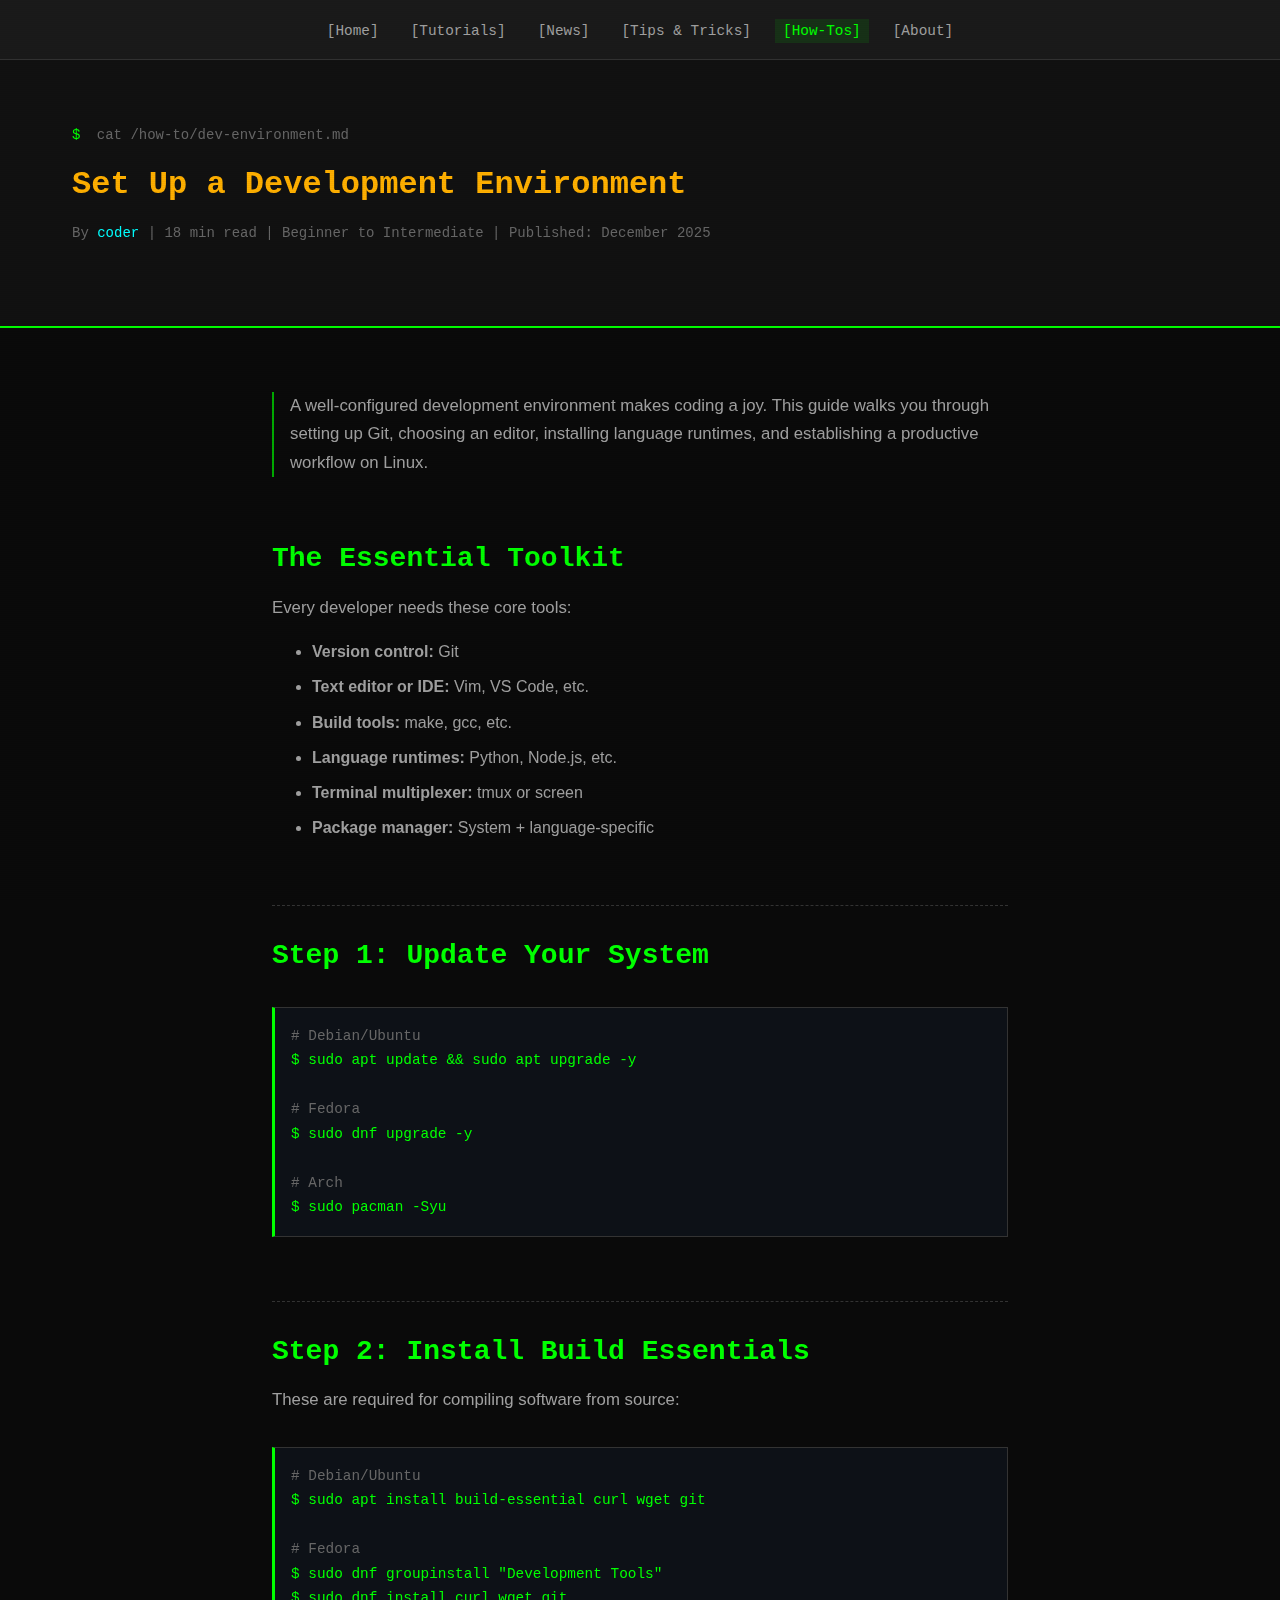
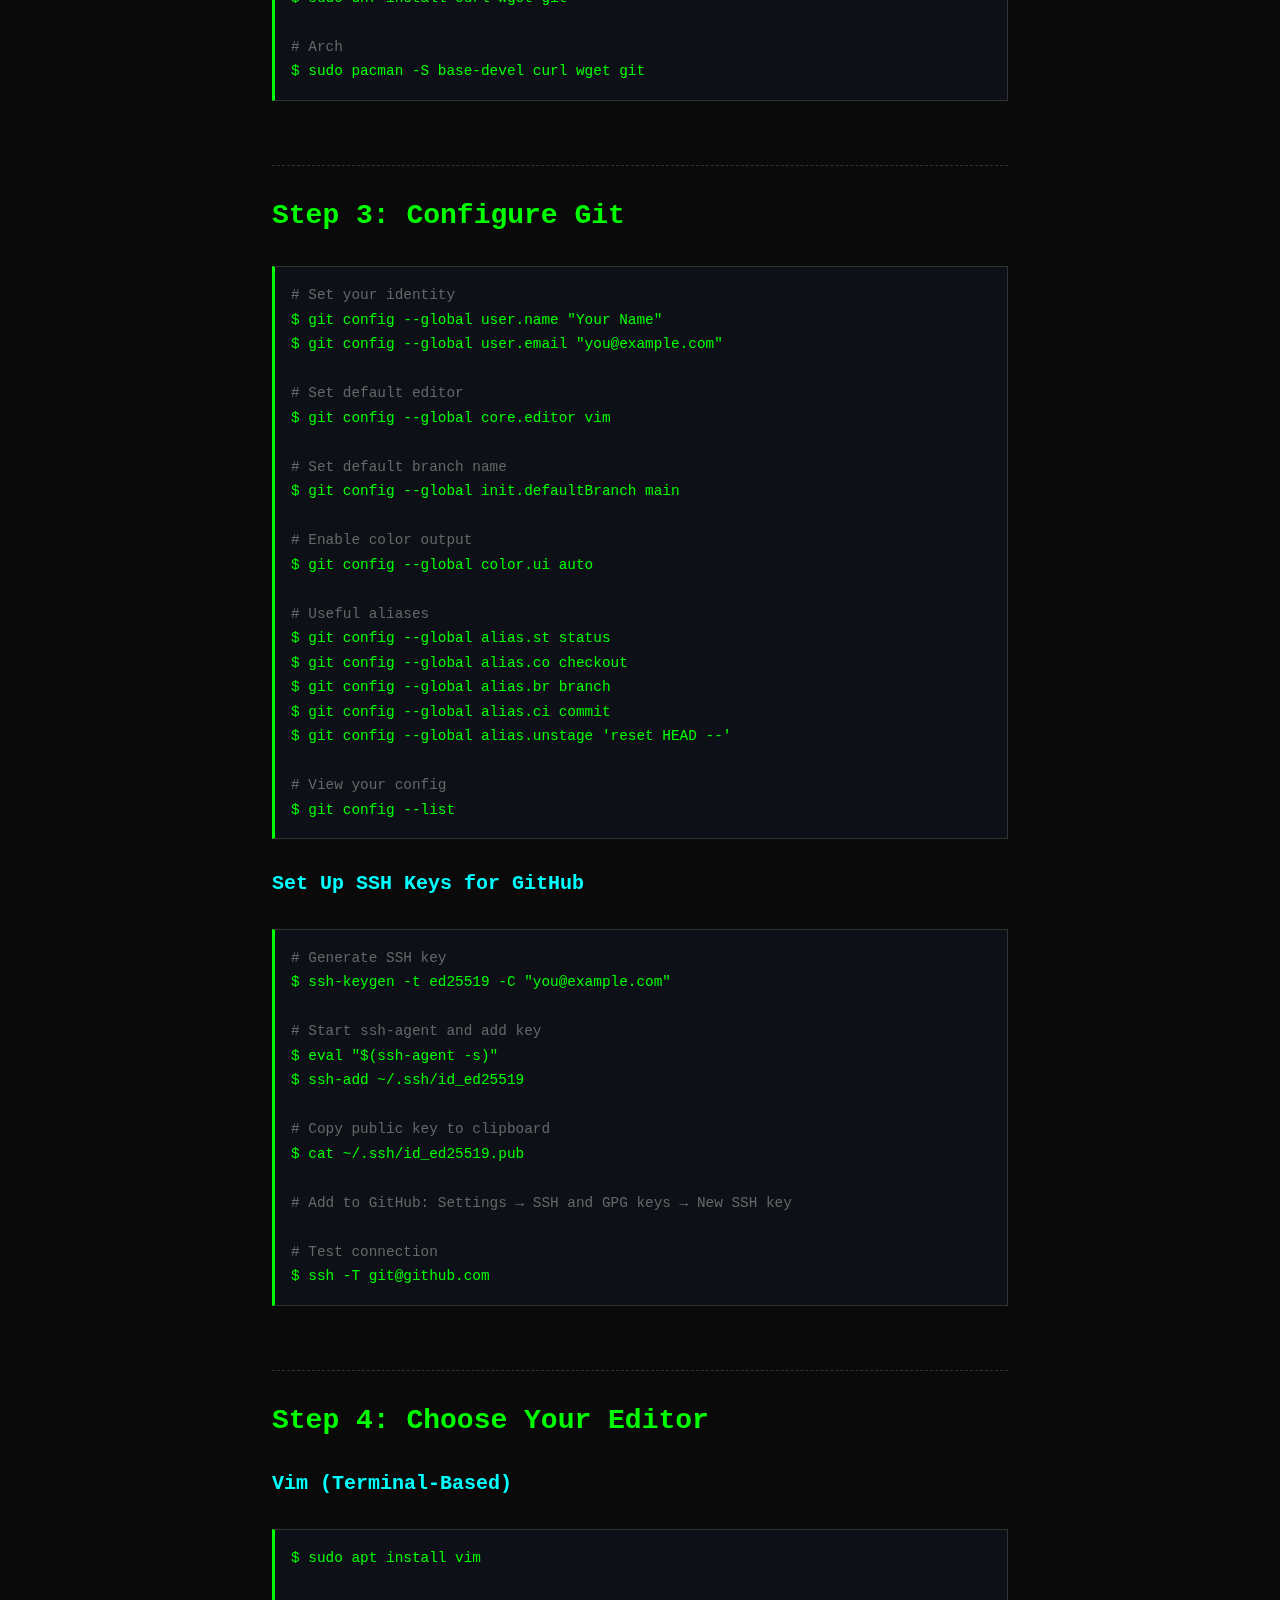
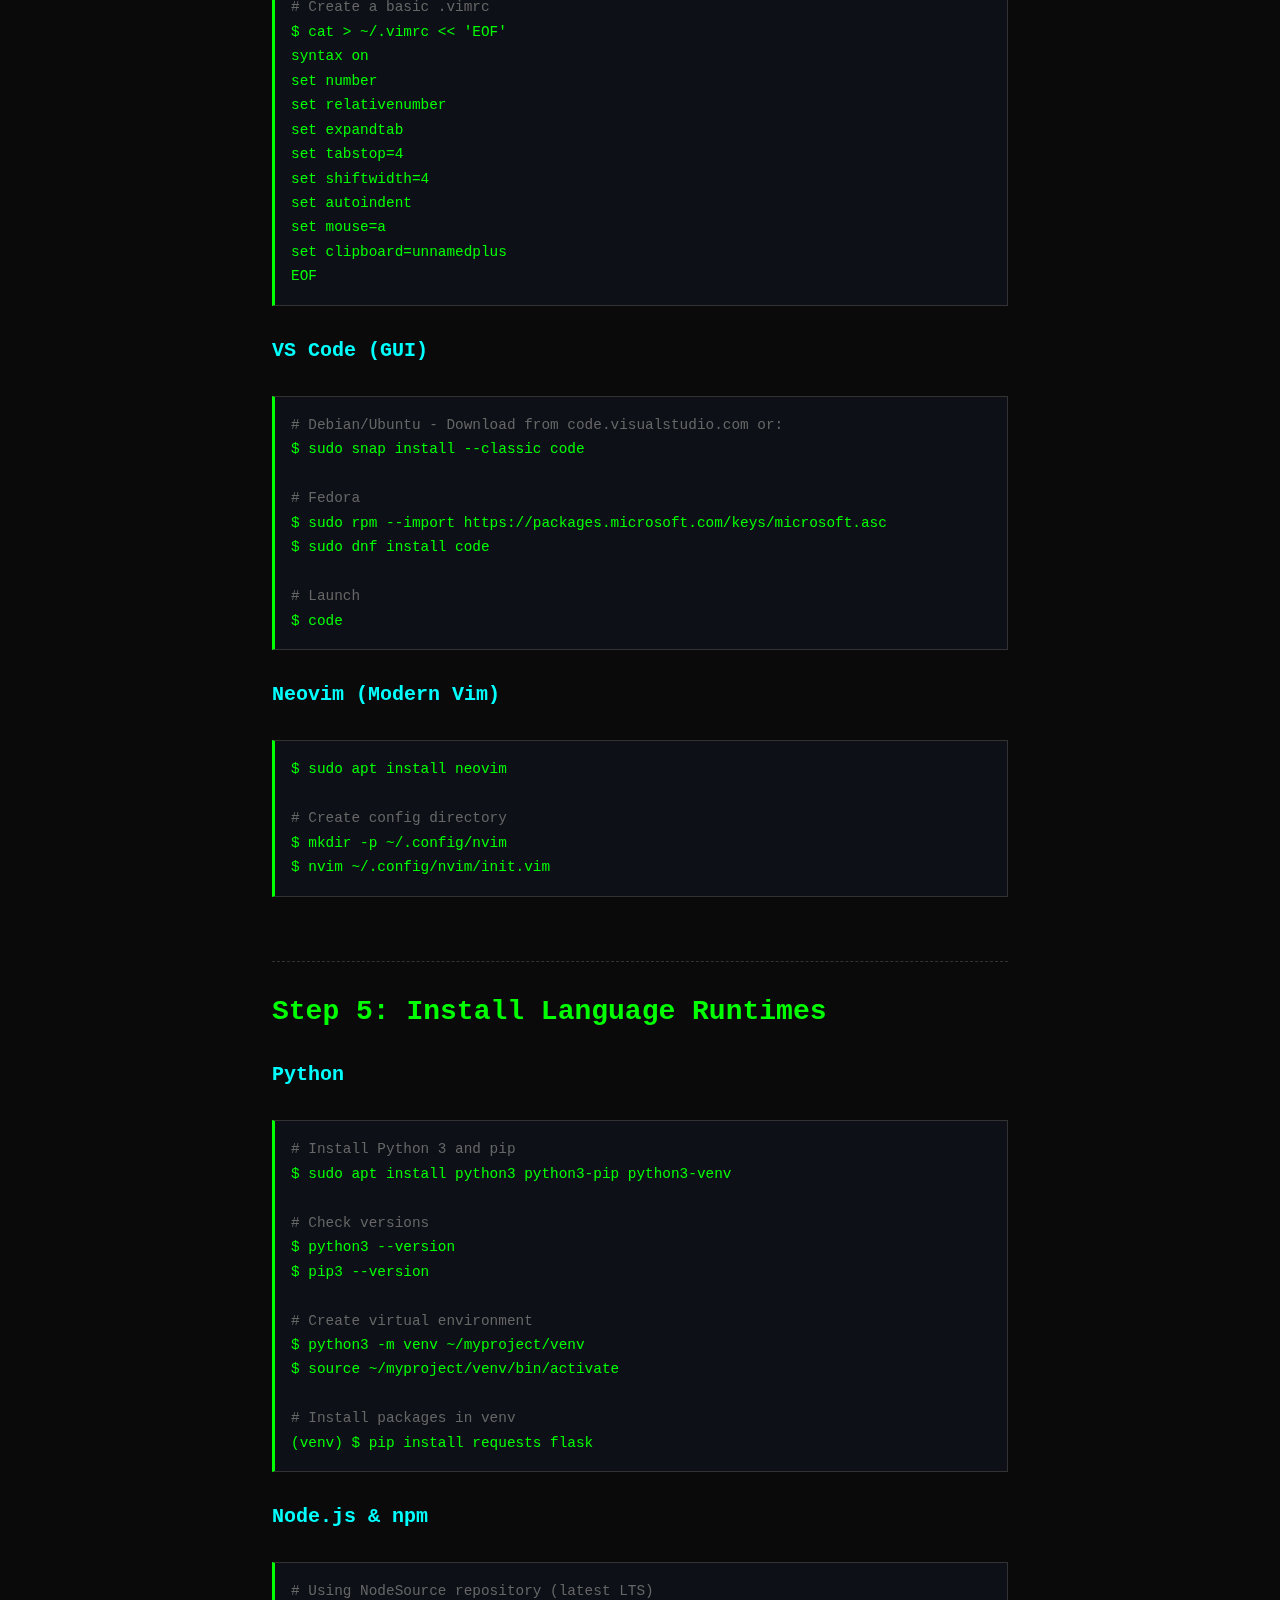
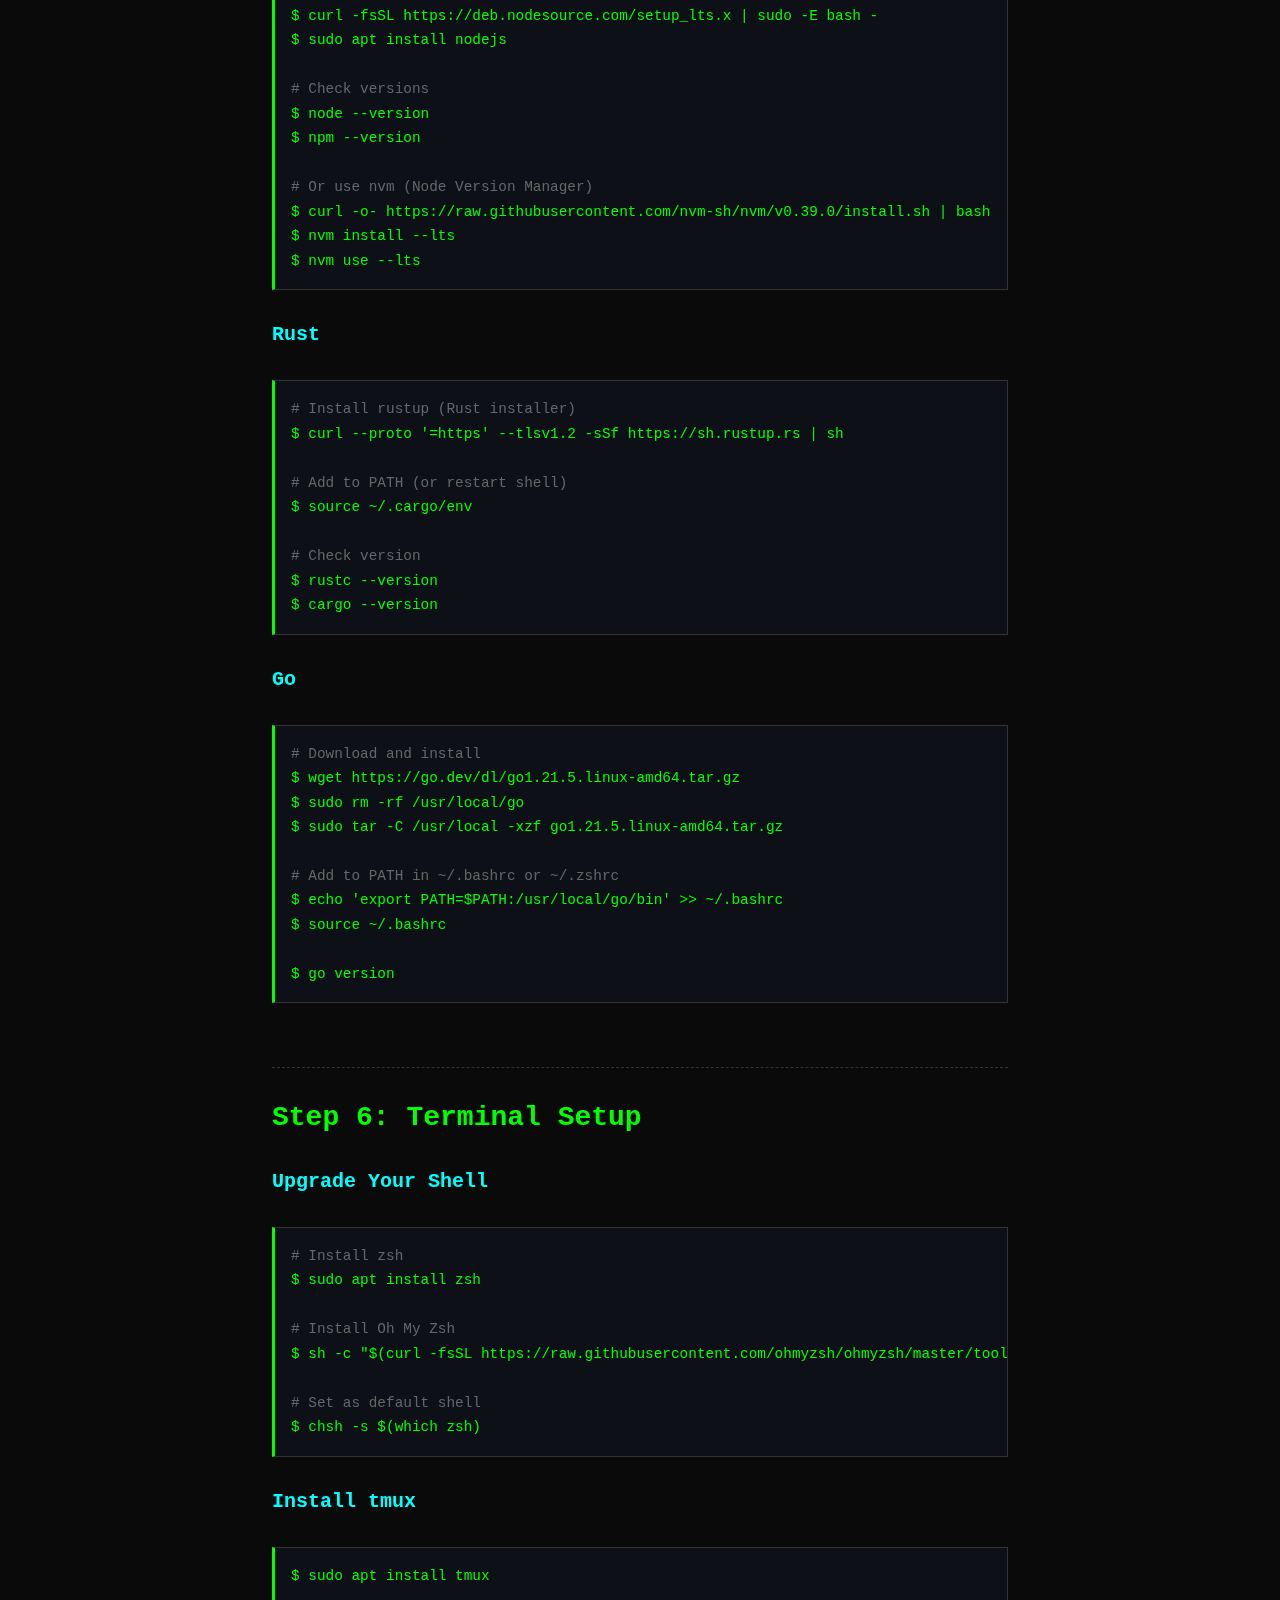
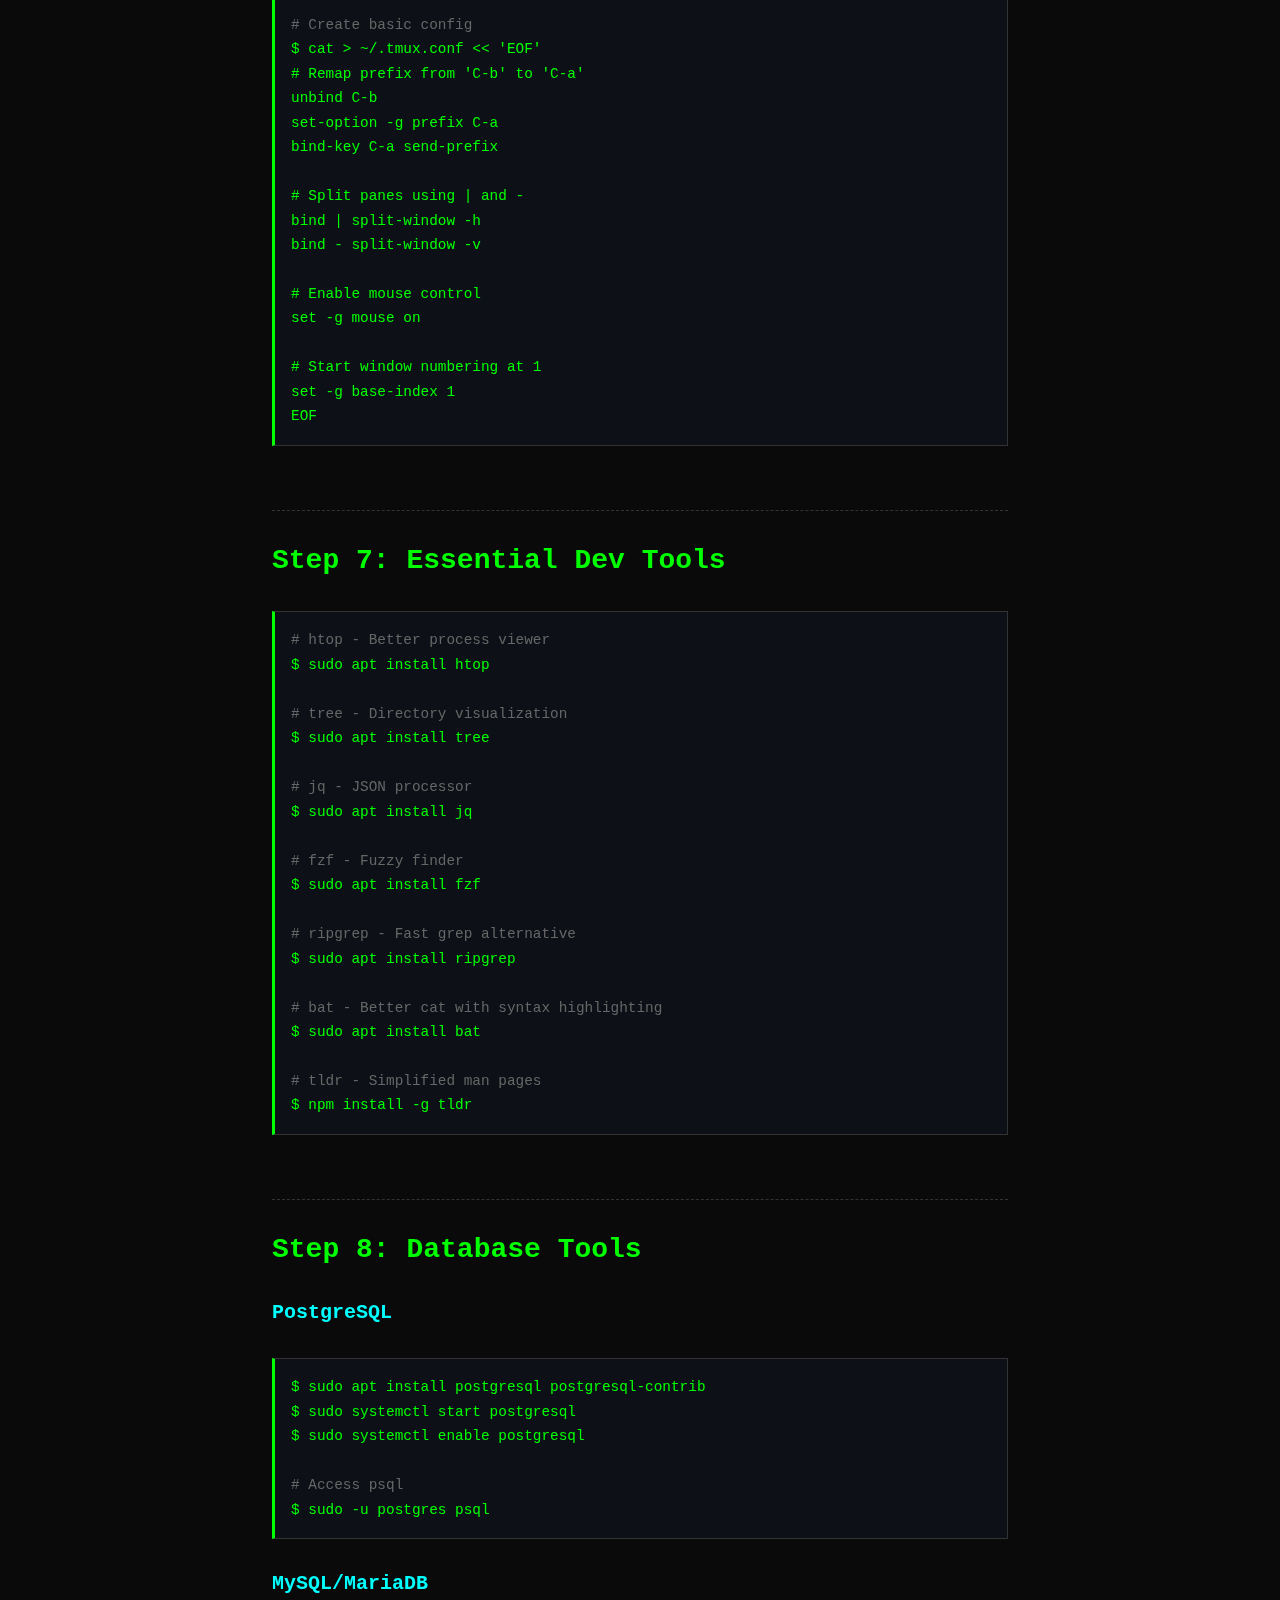
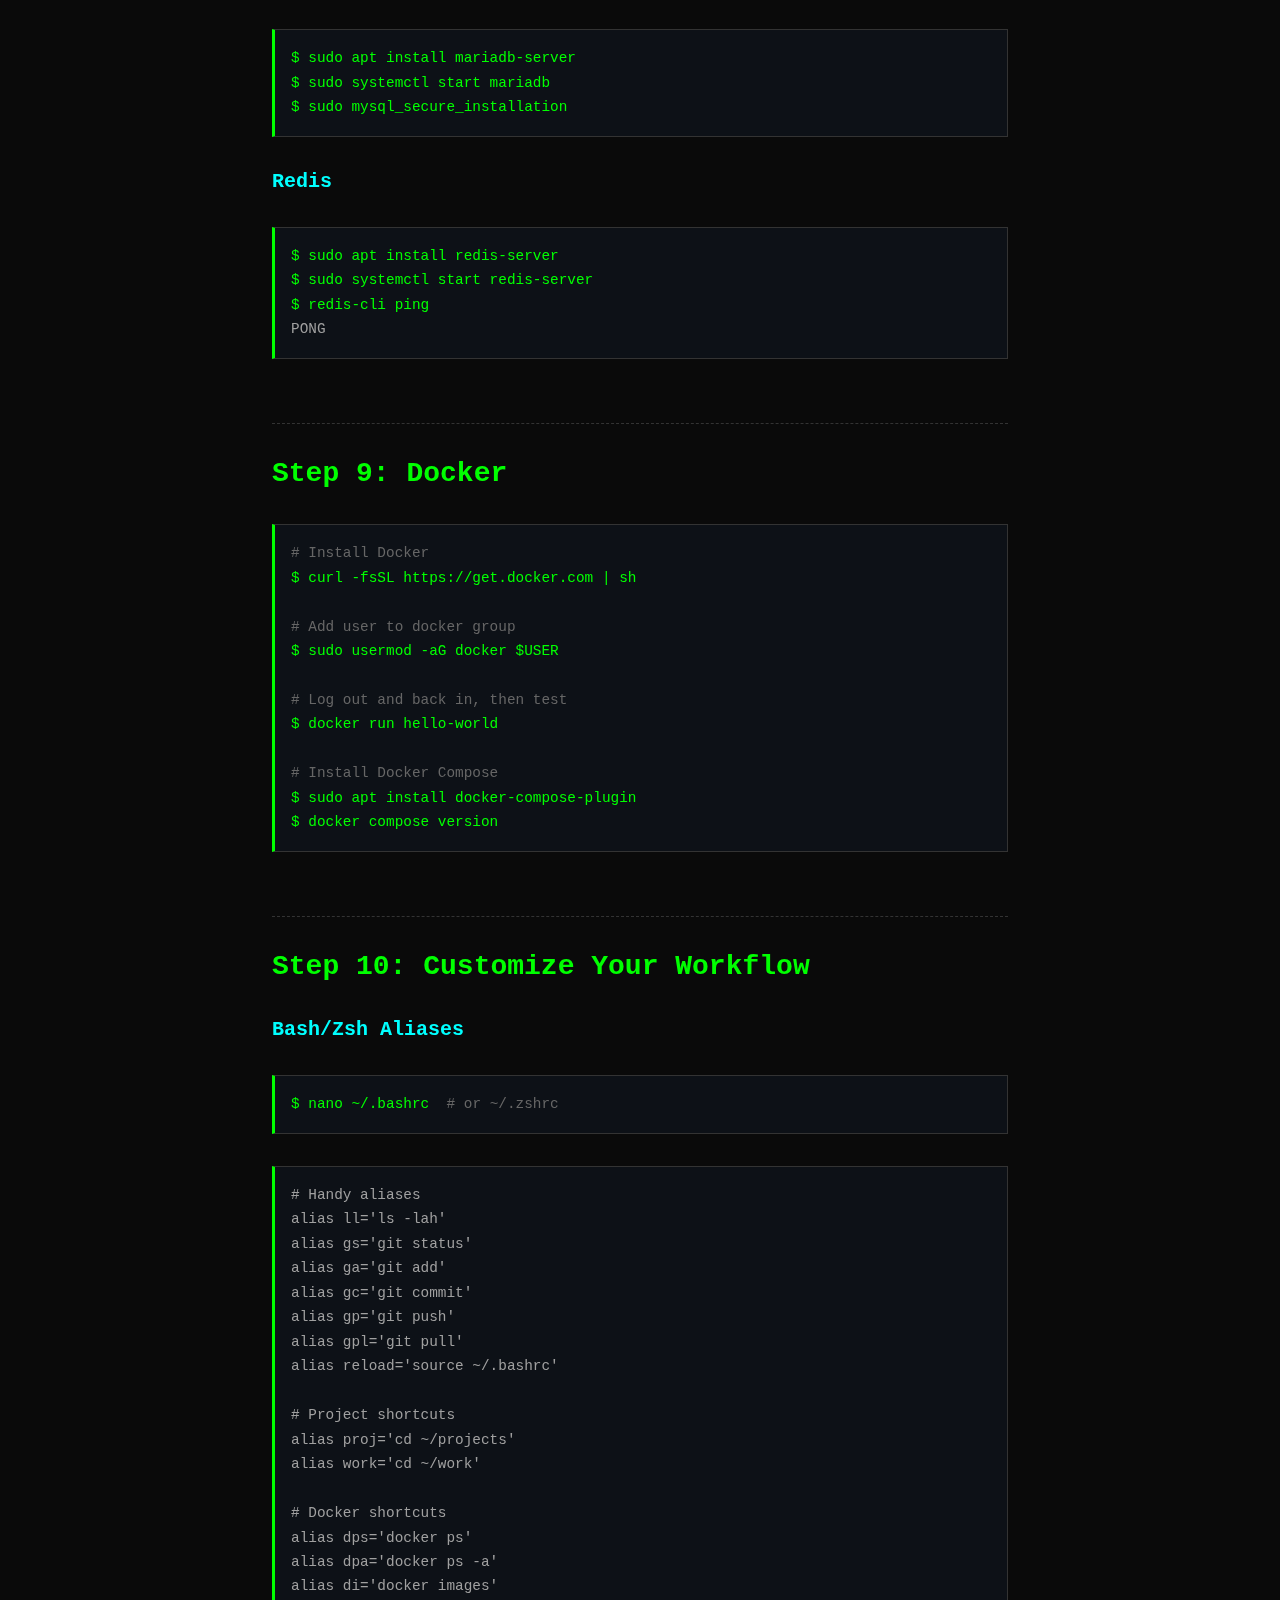
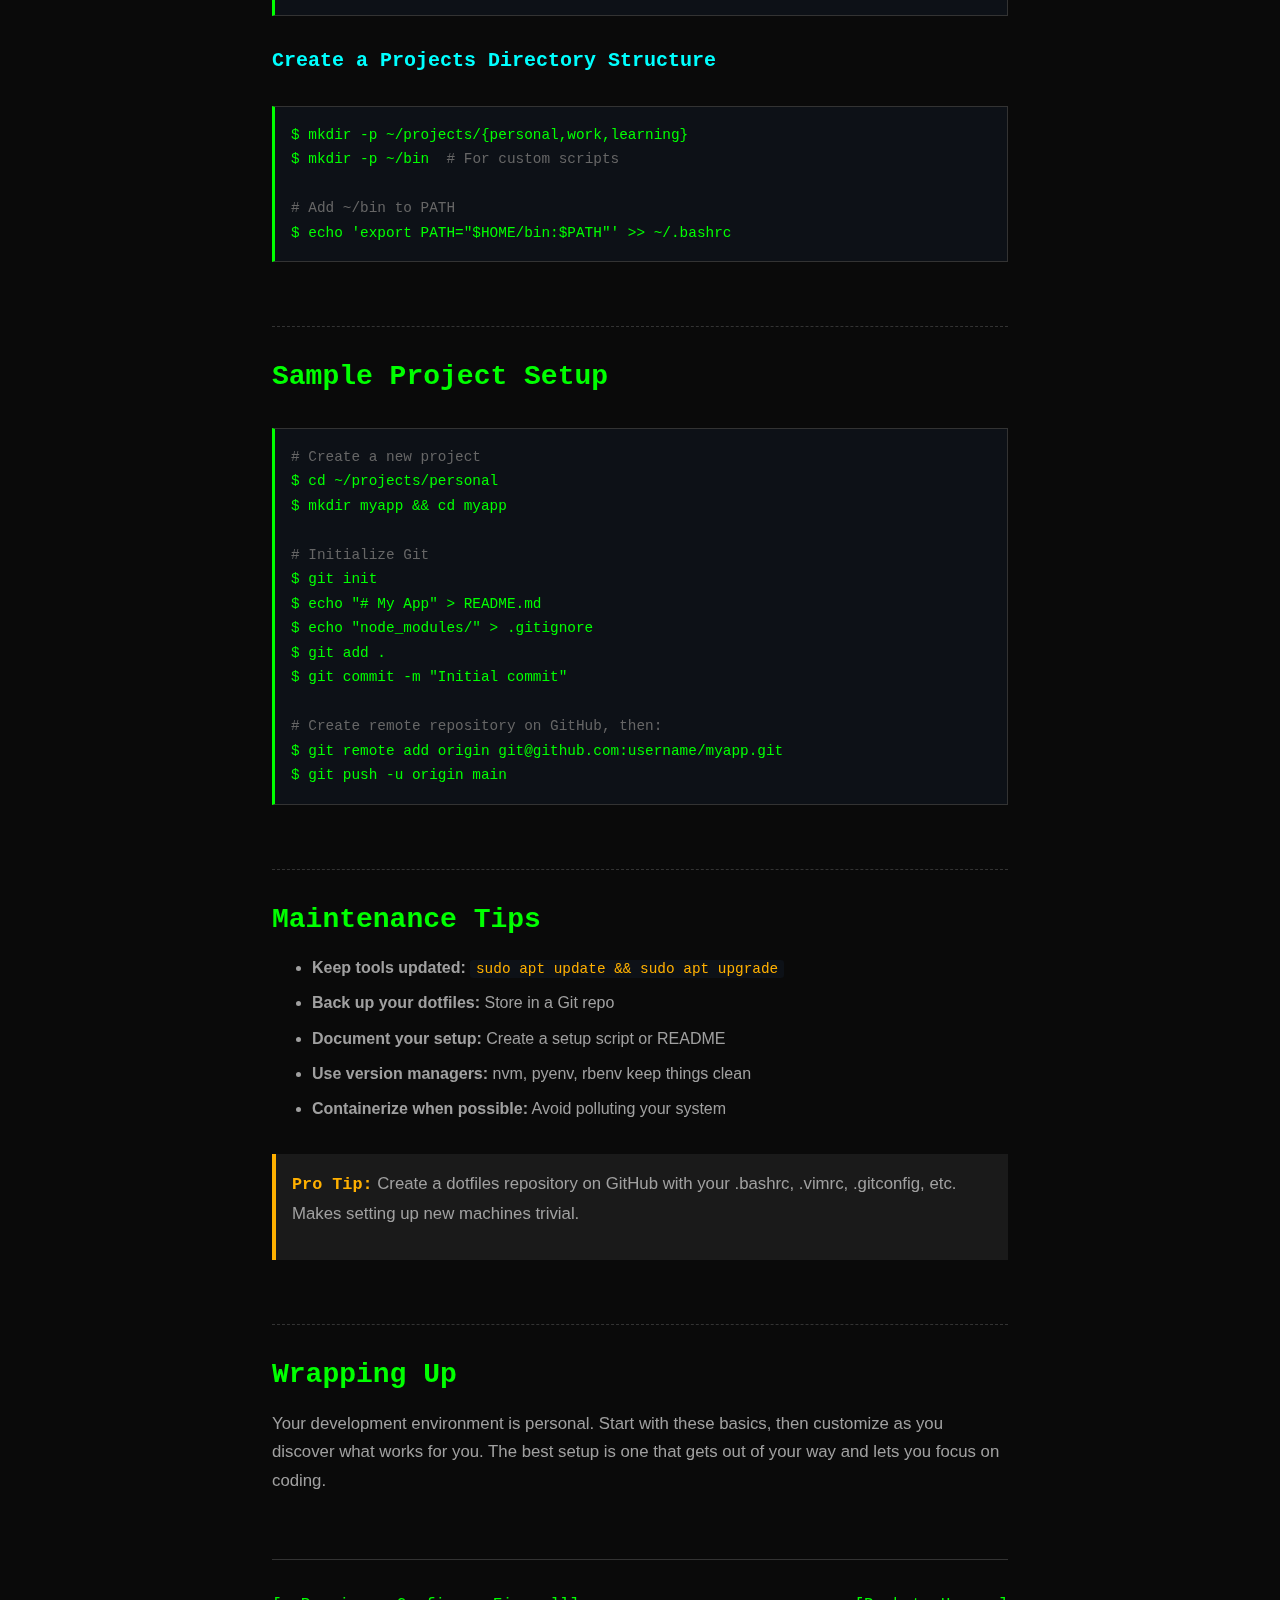
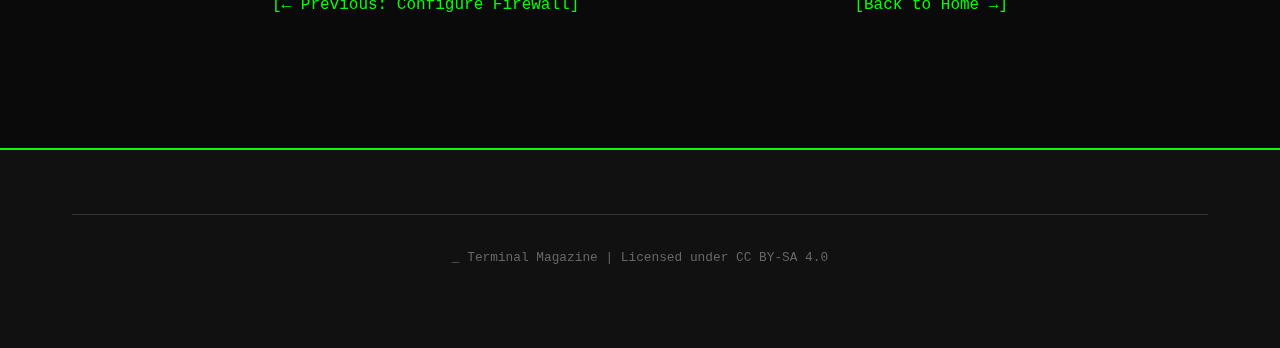
<file: articles/dev-environment.html>
<!DOCTYPE html>
<html lang="en">
<head>
    <meta charset="UTF-8">
    <meta name="viewport" content="width=device-width, initial-scale=1.0">
    <meta name="description" content="Set up a Linux development environment: Git, text editors, package managers, and essential dev tools.">
    <title>Set Up a Dev Environment | Terminal Magazine</title>
    <link rel="stylesheet" href="../styles.css">
    <link rel="stylesheet" href="article.css">
</head>
<body>
    <nav class="main-nav">
        <div class="container">
            <ul class="nav-list">
                <li><a href="../index.html">[Home]</a></li>
                <li><a href="../index.html#tutorials">[Tutorials]</a></li>
                <li><a href="../index.html#news">[News]</a></li>
                <li><a href="../index.html#tips">[Tips & Tricks]</a></li>
                <li><a href="../index.html#howto" class="active">[How-Tos]</a></li>
                <li><a href="../index.html#about">[About]</a></li>
            </ul>
        </div>
    </nav>

    <header class="article-header">
        <div class="container">
            <p class="article-meta">
                <span class="prompt">$</span> cat /how-to/dev-environment.md
            </p>
            <h1>Set Up a Development Environment</h1>
            <p class="article-meta">
                By <span class="author">coder</span> |
                18 min read |
                Beginner to Intermediate |
                Published: December 2025
            </p>
        </div>
    </header>

    <main class="article-body">
        <p class="article-excerpt">
            A well-configured development environment makes coding a joy. This guide walks you
            through setting up Git, choosing an editor, installing language runtimes, and
            establishing a productive workflow on Linux.
        </p>

        <h2>The Essential Toolkit</h2>

        <p>Every developer needs these core tools:</p>
        <ul>
            <li><strong>Version control:</strong> Git</li>
            <li><strong>Text editor or IDE:</strong> Vim, VS Code, etc.</li>
            <li><strong>Build tools:</strong> make, gcc, etc.</li>
            <li><strong>Language runtimes:</strong> Python, Node.js, etc.</li>
            <li><strong>Terminal multiplexer:</strong> tmux or screen</li>
            <li><strong>Package manager:</strong> System + language-specific</li>
        </ul>

        <h2>Step 1: Update Your System</h2>

        <div class="code-block">
            <code><span class="comment"># Debian/Ubuntu</span>
<span class="command">$ sudo apt update && sudo apt upgrade -y</span>

<span class="comment"># Fedora</span>
<span class="command">$ sudo dnf upgrade -y</span>

<span class="comment"># Arch</span>
<span class="command">$ sudo pacman -Syu</span></code>
        </div>

        <h2>Step 2: Install Build Essentials</h2>

        <p>These are required for compiling software from source:</p>

        <div class="code-block">
            <code><span class="comment"># Debian/Ubuntu</span>
<span class="command">$ sudo apt install build-essential curl wget git</span>

<span class="comment"># Fedora</span>
<span class="command">$ sudo dnf groupinstall "Development Tools"</span>
<span class="command">$ sudo dnf install curl wget git</span>

<span class="comment"># Arch</span>
<span class="command">$ sudo pacman -S base-devel curl wget git</span></code>
        </div>

        <h2>Step 3: Configure Git</h2>

        <div class="code-block">
            <code><span class="comment"># Set your identity</span>
<span class="command">$ git config --global user.name "Your Name"</span>
<span class="command">$ git config --global user.email "you@example.com"</span>

<span class="comment"># Set default editor</span>
<span class="command">$ git config --global core.editor vim</span>

<span class="comment"># Set default branch name</span>
<span class="command">$ git config --global init.defaultBranch main</span>

<span class="comment"># Enable color output</span>
<span class="command">$ git config --global color.ui auto</span>

<span class="comment"># Useful aliases</span>
<span class="command">$ git config --global alias.st status</span>
<span class="command">$ git config --global alias.co checkout</span>
<span class="command">$ git config --global alias.br branch</span>
<span class="command">$ git config --global alias.ci commit</span>
<span class="command">$ git config --global alias.unstage 'reset HEAD --'</span>

<span class="comment"># View your config</span>
<span class="command">$ git config --list</span></code>
        </div>

        <h3>Set Up SSH Keys for GitHub</h3>

        <div class="code-block">
            <code><span class="comment"># Generate SSH key</span>
<span class="command">$ ssh-keygen -t ed25519 -C "you@example.com"</span>

<span class="comment"># Start ssh-agent and add key</span>
<span class="command">$ eval "$(ssh-agent -s)"</span>
<span class="command">$ ssh-add ~/.ssh/id_ed25519</span>

<span class="comment"># Copy public key to clipboard</span>
<span class="command">$ cat ~/.ssh/id_ed25519.pub</span>

<span class="comment"># Add to GitHub: Settings → SSH and GPG keys → New SSH key</span>

<span class="comment"># Test connection</span>
<span class="command">$ ssh -T git@github.com</span></code>
        </div>

        <h2>Step 4: Choose Your Editor</h2>

        <h3>Vim (Terminal-Based)</h3>

        <div class="code-block">
            <code><span class="command">$ sudo apt install vim</span>

<span class="comment"># Create a basic .vimrc</span>
<span class="command">$ cat > ~/.vimrc << 'EOF'
syntax on
set number
set relativenumber
set expandtab
set tabstop=4
set shiftwidth=4
set autoindent
set mouse=a
set clipboard=unnamedplus
EOF</span></code>
        </div>

        <h3>VS Code (GUI)</h3>

        <div class="code-block">
            <code><span class="comment"># Debian/Ubuntu - Download from code.visualstudio.com or:</span>
<span class="command">$ sudo snap install --classic code</span>

<span class="comment"># Fedora</span>
<span class="command">$ sudo rpm --import https://packages.microsoft.com/keys/microsoft.asc</span>
<span class="command">$ sudo dnf install code</span>

<span class="comment"># Launch</span>
<span class="command">$ code</span></code>
        </div>

        <h3>Neovim (Modern Vim)</h3>

        <div class="code-block">
            <code><span class="command">$ sudo apt install neovim</span>

<span class="comment"># Create config directory</span>
<span class="command">$ mkdir -p ~/.config/nvim</span>
<span class="command">$ nvim ~/.config/nvim/init.vim</span></code>
        </div>

        <h2>Step 5: Install Language Runtimes</h2>

        <h3>Python</h3>

        <div class="code-block">
            <code><span class="comment"># Install Python 3 and pip</span>
<span class="command">$ sudo apt install python3 python3-pip python3-venv</span>

<span class="comment"># Check versions</span>
<span class="command">$ python3 --version</span>
<span class="command">$ pip3 --version</span>

<span class="comment"># Create virtual environment</span>
<span class="command">$ python3 -m venv ~/myproject/venv</span>
<span class="command">$ source ~/myproject/venv/bin/activate</span>

<span class="comment"># Install packages in venv</span>
<span class="command">(venv) $ pip install requests flask</span></code>
        </div>

        <h3>Node.js & npm</h3>

        <div class="code-block">
            <code><span class="comment"># Using NodeSource repository (latest LTS)</span>
<span class="command">$ curl -fsSL https://deb.nodesource.com/setup_lts.x | sudo -E bash -</span>
<span class="command">$ sudo apt install nodejs</span>

<span class="comment"># Check versions</span>
<span class="command">$ node --version</span>
<span class="command">$ npm --version</span>

<span class="comment"># Or use nvm (Node Version Manager)</span>
<span class="command">$ curl -o- https://raw.githubusercontent.com/nvm-sh/nvm/v0.39.0/install.sh | bash</span>
<span class="command">$ nvm install --lts</span>
<span class="command">$ nvm use --lts</span></code>
        </div>

        <h3>Rust</h3>

        <div class="code-block">
            <code><span class="comment"># Install rustup (Rust installer)</span>
<span class="command">$ curl --proto '=https' --tlsv1.2 -sSf https://sh.rustup.rs | sh</span>

<span class="comment"># Add to PATH (or restart shell)</span>
<span class="command">$ source ~/.cargo/env</span>

<span class="comment"># Check version</span>
<span class="command">$ rustc --version</span>
<span class="command">$ cargo --version</span></code>
        </div>

        <h3>Go</h3>

        <div class="code-block">
            <code><span class="comment"># Download and install</span>
<span class="command">$ wget https://go.dev/dl/go1.21.5.linux-amd64.tar.gz</span>
<span class="command">$ sudo rm -rf /usr/local/go</span>
<span class="command">$ sudo tar -C /usr/local -xzf go1.21.5.linux-amd64.tar.gz</span>

<span class="comment"># Add to PATH in ~/.bashrc or ~/.zshrc</span>
<span class="command">$ echo 'export PATH=$PATH:/usr/local/go/bin' >> ~/.bashrc</span>
<span class="command">$ source ~/.bashrc</span>

<span class="command">$ go version</span></code>
        </div>

        <h2>Step 6: Terminal Setup</h2>

        <h3>Upgrade Your Shell</h3>

        <div class="code-block">
            <code><span class="comment"># Install zsh</span>
<span class="command">$ sudo apt install zsh</span>

<span class="comment"># Install Oh My Zsh</span>
<span class="command">$ sh -c "$(curl -fsSL https://raw.githubusercontent.com/ohmyzsh/ohmyzsh/master/tools/install.sh)"</span>

<span class="comment"># Set as default shell</span>
<span class="command">$ chsh -s $(which zsh)</span></code>
        </div>

        <h3>Install tmux</h3>

        <div class="code-block">
            <code><span class="command">$ sudo apt install tmux</span>

<span class="comment"># Create basic config</span>
<span class="command">$ cat > ~/.tmux.conf << 'EOF'
# Remap prefix from 'C-b' to 'C-a'
unbind C-b
set-option -g prefix C-a
bind-key C-a send-prefix

# Split panes using | and -
bind | split-window -h
bind - split-window -v

# Enable mouse control
set -g mouse on

# Start window numbering at 1
set -g base-index 1
EOF</span></code>
        </div>

        <h2>Step 7: Essential Dev Tools</h2>

        <div class="code-block">
            <code><span class="comment"># htop - Better process viewer</span>
<span class="command">$ sudo apt install htop</span>

<span class="comment"># tree - Directory visualization</span>
<span class="command">$ sudo apt install tree</span>

<span class="comment"># jq - JSON processor</span>
<span class="command">$ sudo apt install jq</span>

<span class="comment"># fzf - Fuzzy finder</span>
<span class="command">$ sudo apt install fzf</span>

<span class="comment"># ripgrep - Fast grep alternative</span>
<span class="command">$ sudo apt install ripgrep</span>

<span class="comment"># bat - Better cat with syntax highlighting</span>
<span class="command">$ sudo apt install bat</span>

<span class="comment"># tldr - Simplified man pages</span>
<span class="command">$ npm install -g tldr</span></code>
        </div>

        <h2>Step 8: Database Tools</h2>

        <h3>PostgreSQL</h3>

        <div class="code-block">
            <code><span class="command">$ sudo apt install postgresql postgresql-contrib</span>
<span class="command">$ sudo systemctl start postgresql</span>
<span class="command">$ sudo systemctl enable postgresql</span>

<span class="comment"># Access psql</span>
<span class="command">$ sudo -u postgres psql</span></code>
        </div>

        <h3>MySQL/MariaDB</h3>

        <div class="code-block">
            <code><span class="command">$ sudo apt install mariadb-server</span>
<span class="command">$ sudo systemctl start mariadb</span>
<span class="command">$ sudo mysql_secure_installation</span></code>
        </div>

        <h3>Redis</h3>

        <div class="code-block">
            <code><span class="command">$ sudo apt install redis-server</span>
<span class="command">$ sudo systemctl start redis-server</span>
<span class="command">$ redis-cli ping</span>
<span class="output">PONG</span></code>
        </div>

        <h2>Step 9: Docker</h2>

        <div class="code-block">
            <code><span class="comment"># Install Docker</span>
<span class="command">$ curl -fsSL https://get.docker.com | sh</span>

<span class="comment"># Add user to docker group</span>
<span class="command">$ sudo usermod -aG docker $USER</span>

<span class="comment"># Log out and back in, then test</span>
<span class="command">$ docker run hello-world</span>

<span class="comment"># Install Docker Compose</span>
<span class="command">$ sudo apt install docker-compose-plugin</span>
<span class="command">$ docker compose version</span></code>
        </div>

        <h2>Step 10: Customize Your Workflow</h2>

        <h3>Bash/Zsh Aliases</h3>

        <div class="code-block">
            <code><span class="command">$ nano ~/.bashrc</span>  <span class="comment"># or ~/.zshrc</span></code>
        </div>

        <div class="code-block">
            <code><span class="output"># Handy aliases
alias ll='ls -lah'
alias gs='git status'
alias ga='git add'
alias gc='git commit'
alias gp='git push'
alias gpl='git pull'
alias reload='source ~/.bashrc'

# Project shortcuts
alias proj='cd ~/projects'
alias work='cd ~/work'

# Docker shortcuts
alias dps='docker ps'
alias dpa='docker ps -a'
alias di='docker images'</span></code>
        </div>

        <h3>Create a Projects Directory Structure</h3>

        <div class="code-block">
            <code><span class="command">$ mkdir -p ~/projects/{personal,work,learning}</span>
<span class="command">$ mkdir -p ~/bin</span>  <span class="comment"># For custom scripts</span>

<span class="comment"># Add ~/bin to PATH</span>
<span class="command">$ echo 'export PATH="$HOME/bin:$PATH"' >> ~/.bashrc</span></code>
        </div>

        <h2>Sample Project Setup</h2>

        <div class="code-block">
            <code><span class="comment"># Create a new project</span>
<span class="command">$ cd ~/projects/personal</span>
<span class="command">$ mkdir myapp && cd myapp</span>

<span class="comment"># Initialize Git</span>
<span class="command">$ git init</span>
<span class="command">$ echo "# My App" > README.md</span>
<span class="command">$ echo "node_modules/" > .gitignore</span>
<span class="command">$ git add .</span>
<span class="command">$ git commit -m "Initial commit"</span>

<span class="comment"># Create remote repository on GitHub, then:</span>
<span class="command">$ git remote add origin git@github.com:username/myapp.git</span>
<span class="command">$ git push -u origin main</span></code>
        </div>

        <h2>Maintenance Tips</h2>

        <ul>
            <li><strong>Keep tools updated:</strong> <code>sudo apt update && sudo apt upgrade</code></li>
            <li><strong>Back up your dotfiles:</strong> Store in a Git repo</li>
            <li><strong>Document your setup:</strong> Create a setup script or README</li>
            <li><strong>Use version managers:</strong> nvm, pyenv, rbenv keep things clean</li>
            <li><strong>Containerize when possible:</strong> Avoid polluting your system</li>
        </ul>

        <div class="tip-box">
            <p><strong>Pro Tip:</strong> Create a dotfiles repository on GitHub with your
            .bashrc, .vimrc, .gitconfig, etc. Makes setting up new machines trivial.</p>
        </div>

        <h2>Wrapping Up</h2>

        <p>
            Your development environment is personal. Start with these basics, then customize
            as you discover what works for you. The best setup is one that gets out of your
            way and lets you focus on coding.
        </p>

        <nav class="article-nav">
            <a href="configure-firewall.html">[← Previous: Configure Firewall]</a>
            <a href="../index.html">[Back to Home →]</a>
        </nav>
    </main>

    <footer class="site-footer">
        <div class="container">
            <div class="footer-bottom">
                <p>
                    <span class="blink">_</span>
                    Terminal Magazine |
                    Licensed under CC BY-SA 4.0
                </p>
            </div>
        </div>
    </footer>
</body>
</html>
</file>
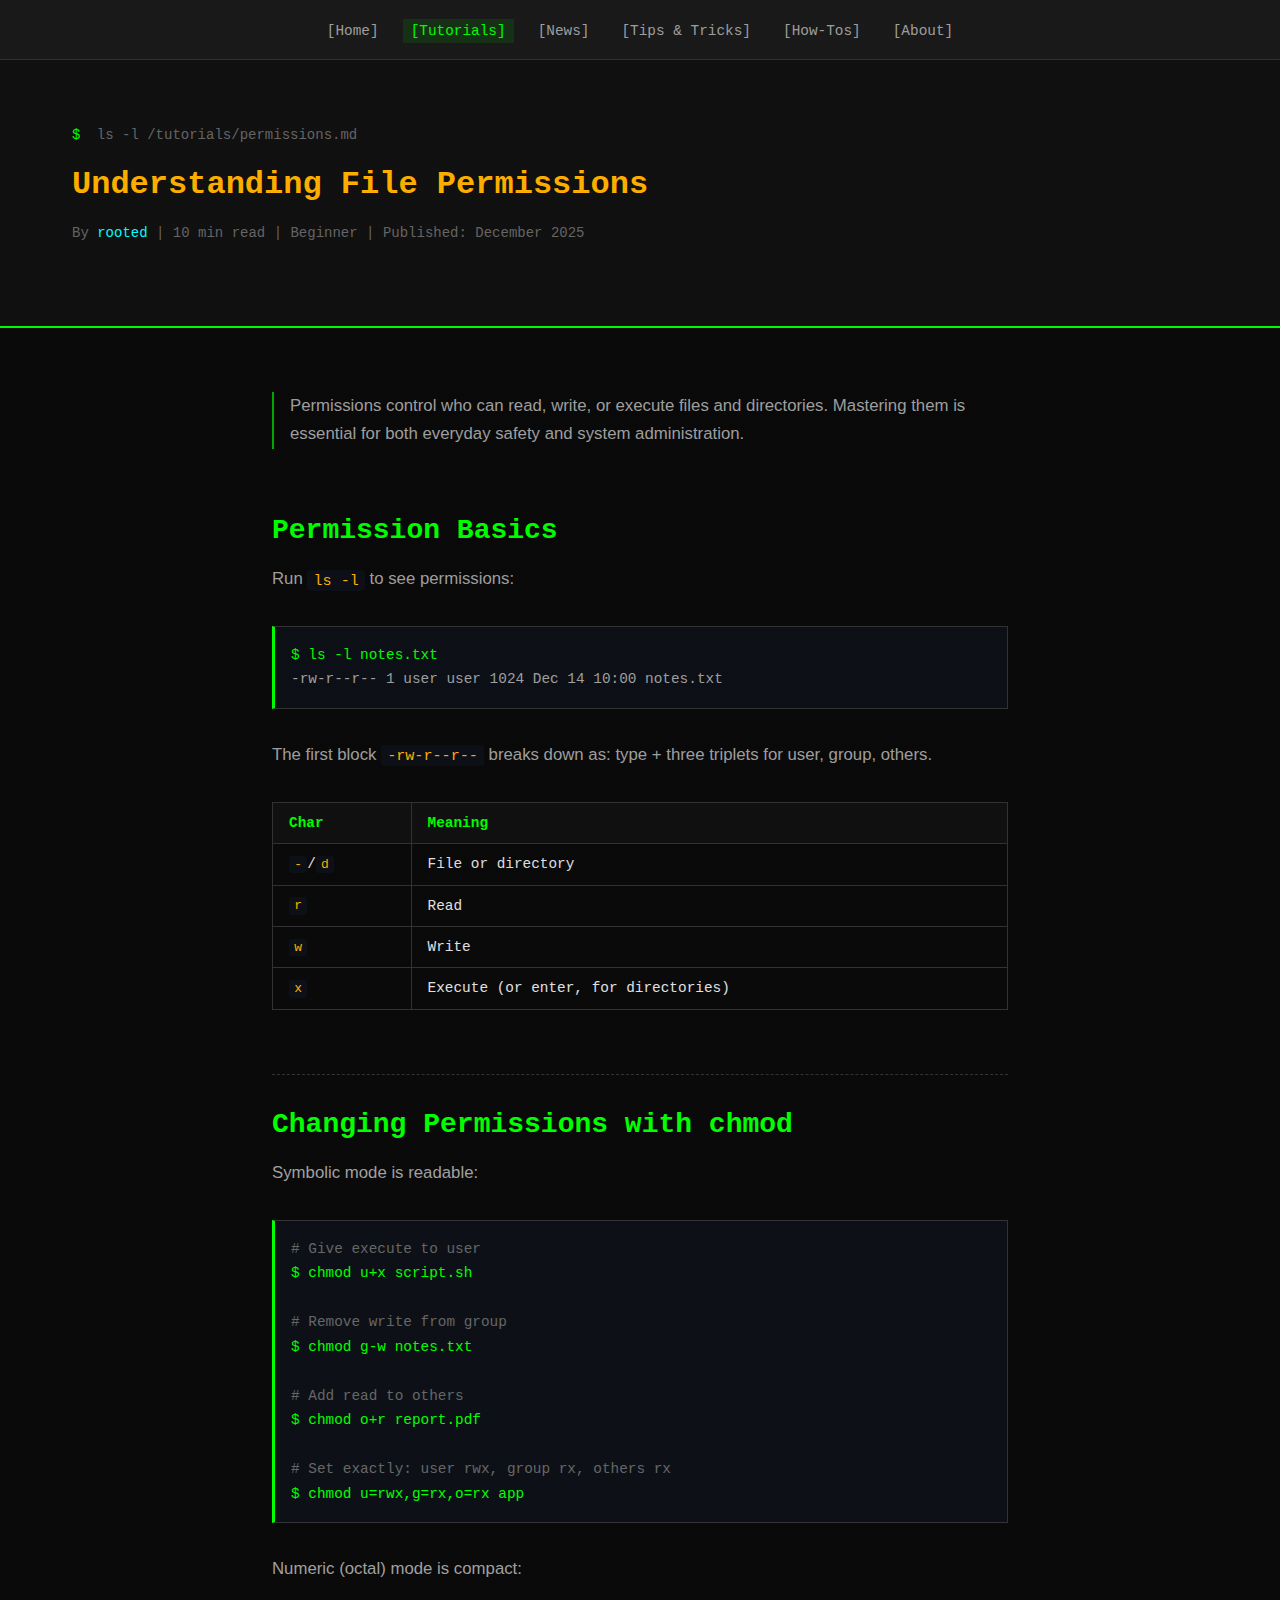
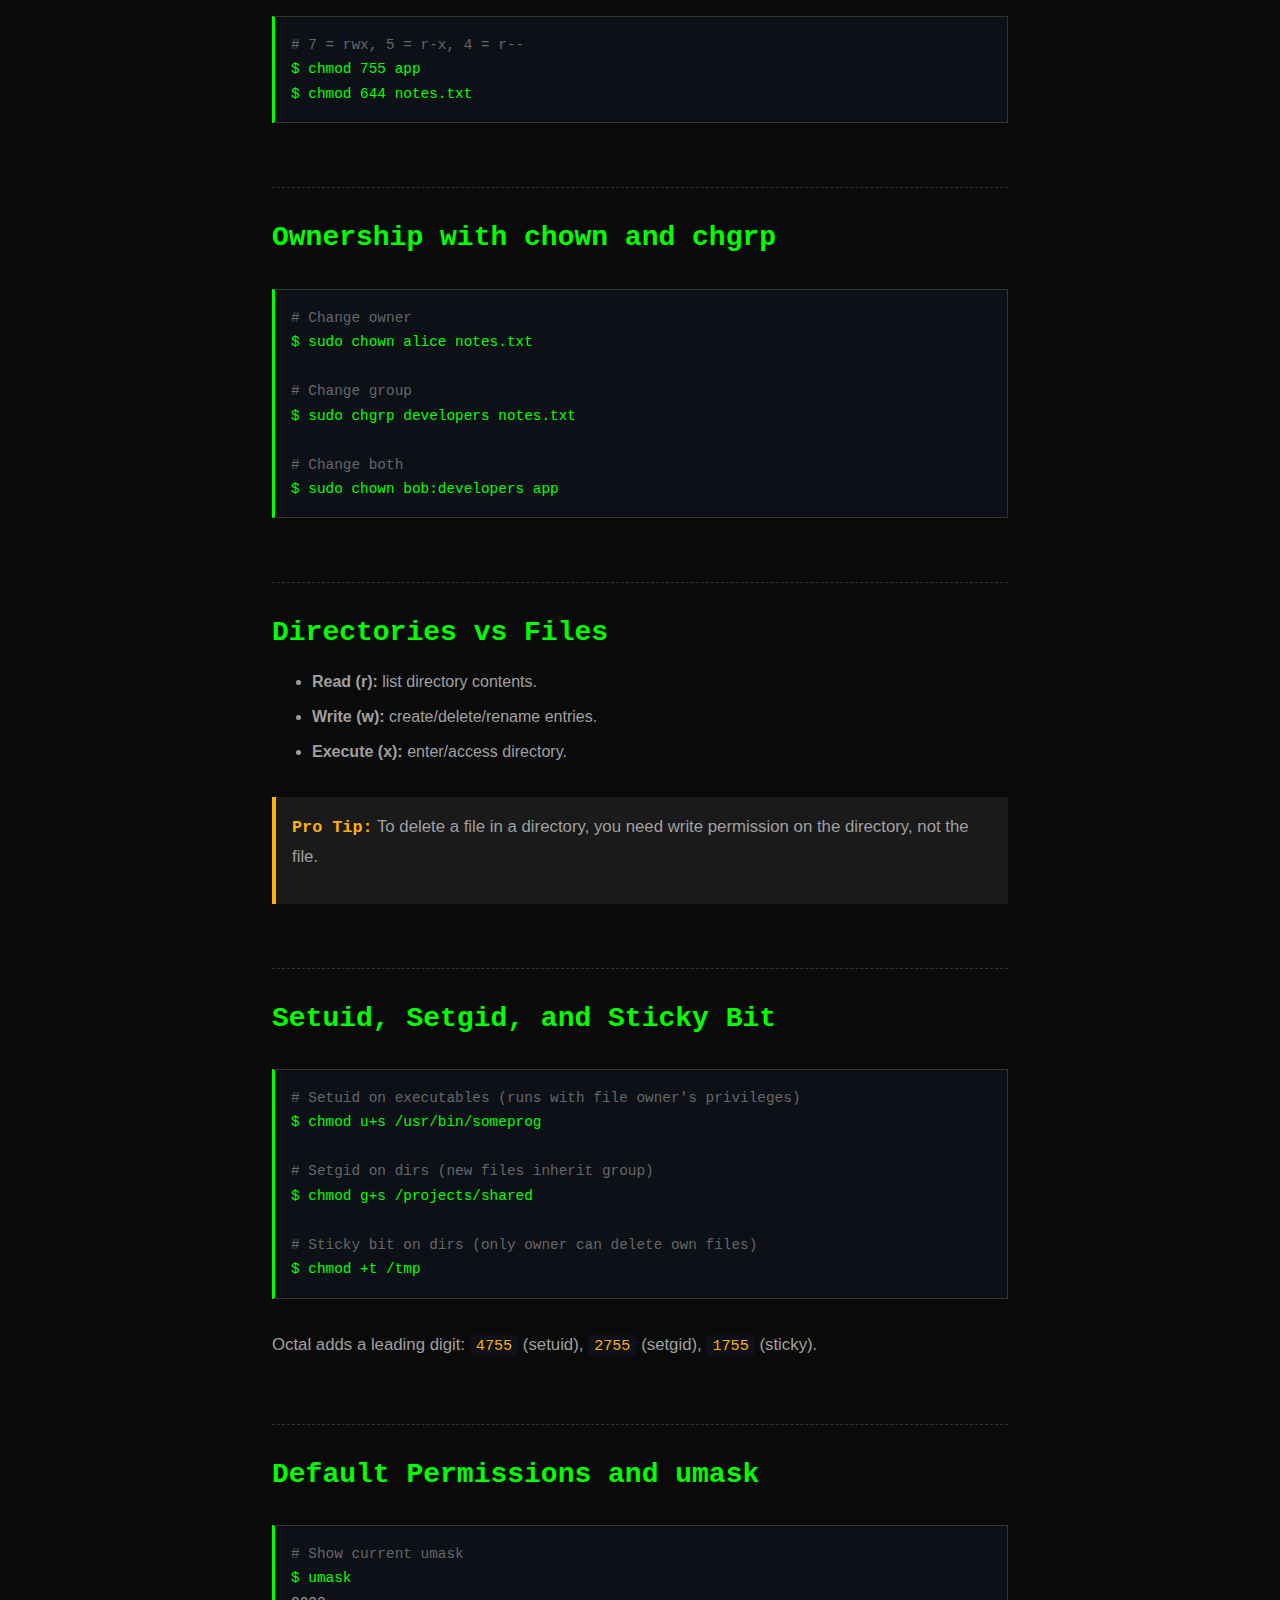
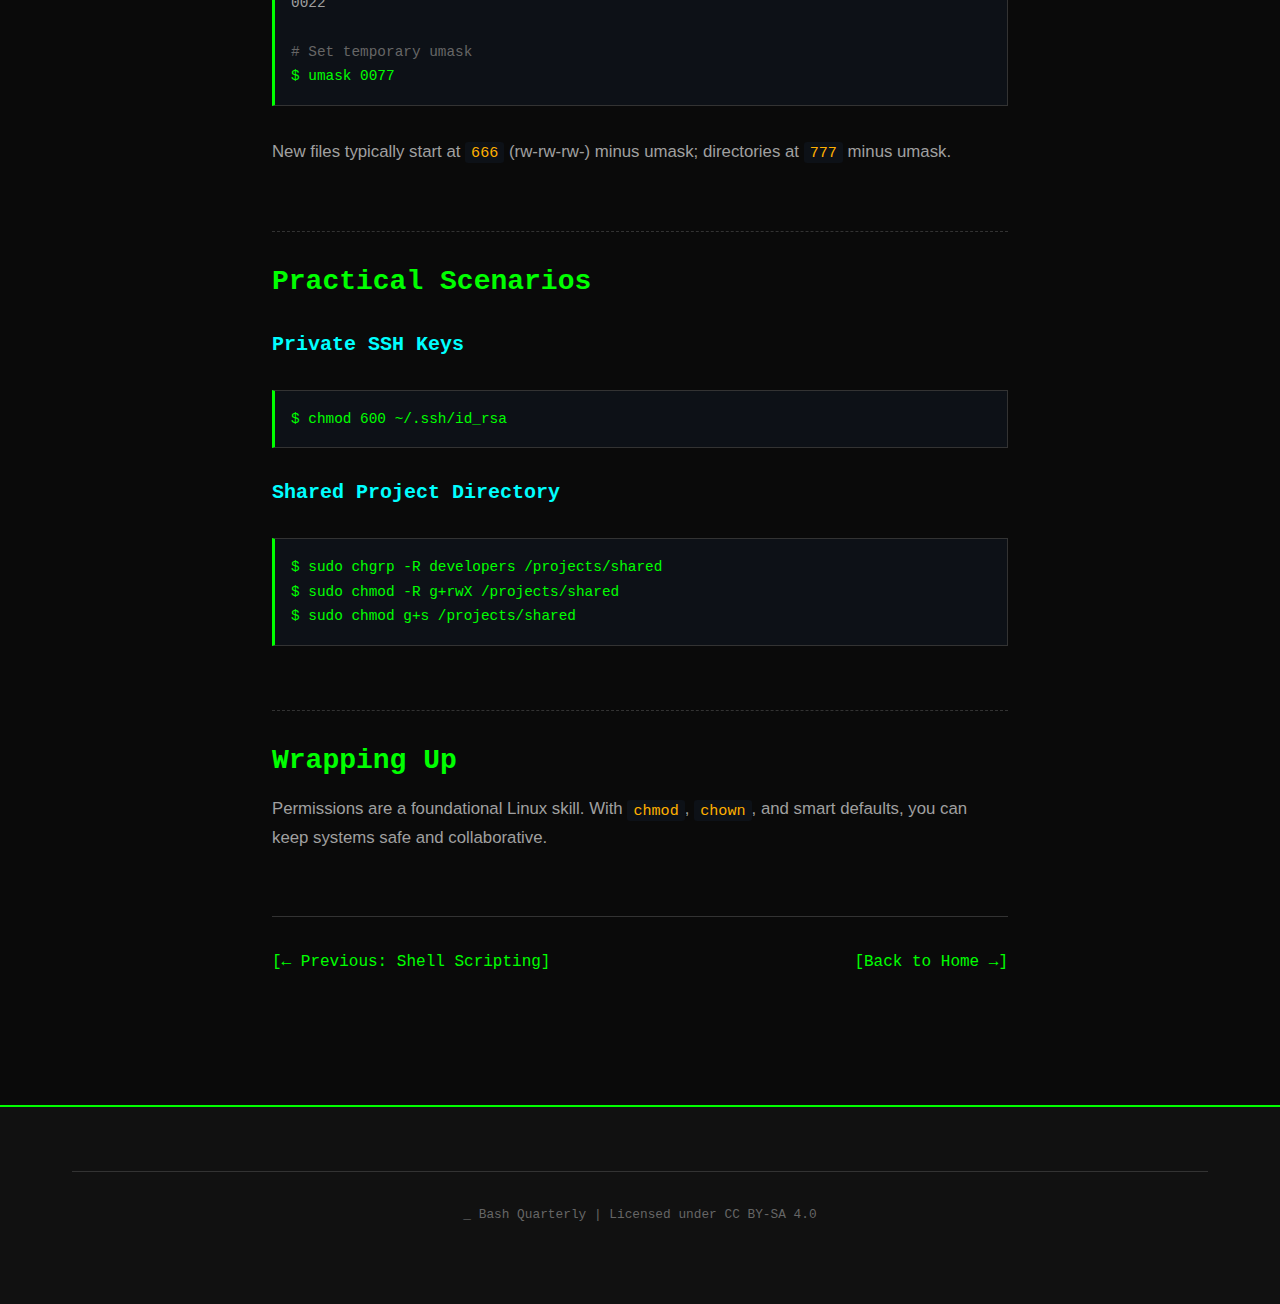
<file: articles/file-permissions.html>
<!DOCTYPE html>
<html lang="en">
<head>
    <meta charset="UTF-8">
    <meta name="viewport" content="width=device-width, initial-scale=1.0">
    <meta name="description" content="Understand Linux file permissions: rwx, chmod, chown, groups, umask, and practical security tips.">
    <title>Understanding File Permissions | Bash Quarterly</title>
    <link rel="stylesheet" href="../styles.css">
    <link rel="stylesheet" href="article.css">
</head>
<body>
    <nav class="main-nav">
        <div class="container">
            <ul class="nav-list">
                <li><a href="../index.html">[Home]</a></li>
                <li><a href="../index.html#tutorials" class="active">[Tutorials]</a></li>
                <li><a href="../index.html#news">[News]</a></li>
                <li><a href="../index.html#tips">[Tips & Tricks]</a></li>
                <li><a href="../index.html#howto">[How-Tos]</a></li>
                <li><a href="../index.html#about">[About]</a></li>
            </ul>
        </div>
    </nav>

    <header class="article-header">
        <div class="container">
            <p class="article-meta">
                <span class="prompt">$</span> ls -l /tutorials/permissions.md
            </p>
            <h1>Understanding File Permissions</h1>
            <p class="article-meta">
                By <span class="author">rooted</span> |
                10 min read |
                Beginner |
                Published: December 2025
            </p>
        </div>
    </header>

    <main class="article-body">
        <p class="article-excerpt">
            Permissions control who can read, write, or execute files and directories. Mastering
            them is essential for both everyday safety and system administration.
        </p>

        <h2>Permission Basics</h2>
        <p>Run <code>ls -l</code> to see permissions:</p>
        <div class="code-block">
            <code><span class="command">$ ls -l notes.txt</span>
<span class="output">-rw-r--r-- 1 user user 1024 Dec 14 10:00 notes.txt</span></code>
        </div>
        <p>
            The first block <code>-rw-r--r--</code> breaks down as: type + three triplets for
            user, group, others.
        </p>
        <table>
            <tr><th>Char</th><th>Meaning</th></tr>
            <tr><td><code>-</code>/<code>d</code></td><td>File or directory</td></tr>
            <tr><td><code>r</code></td><td>Read</td></tr>
            <tr><td><code>w</code></td><td>Write</td></tr>
            <tr><td><code>x</code></td><td>Execute (or enter, for directories)</td></tr>
        </table>

        <h2>Changing Permissions with chmod</h2>
        <p>Symbolic mode is readable:</p>
        <div class="code-block">
            <code><span class="comment"># Give execute to user</span>
<span class="command">$ chmod u+x script.sh</span>

<span class="comment"># Remove write from group</span>
<span class="command">$ chmod g-w notes.txt</span>

<span class="comment"># Add read to others</span>
<span class="command">$ chmod o+r report.pdf</span>

<span class="comment"># Set exactly: user rwx, group rx, others rx</span>
<span class="command">$ chmod u=rwx,g=rx,o=rx app</span></code>
        </div>
        <p>Numeric (octal) mode is compact:</p>
        <div class="code-block">
            <code><span class="comment"># 7 = rwx, 5 = r-x, 4 = r--</span>
<span class="command">$ chmod 755 app</span>
<span class="command">$ chmod 644 notes.txt</span></code>
        </div>

        <h2>Ownership with chown and chgrp</h2>
        <div class="code-block">
            <code><span class="comment"># Change owner</span>
<span class="command">$ sudo chown alice notes.txt</span>

<span class="comment"># Change group</span>
<span class="command">$ sudo chgrp developers notes.txt</span>

<span class="comment"># Change both</span>
<span class="command">$ sudo chown bob:developers app</span></code>
        </div>

        <h2>Directories vs Files</h2>
        <ul>
            <li><strong>Read (r):</strong> list directory contents.</li>
            <li><strong>Write (w):</strong> create/delete/rename entries.</li>
            <li><strong>Execute (x):</strong> enter/access directory.</li>
        </ul>
        <div class="tip-box">
            <p><strong>Pro Tip:</strong> To delete a file in a directory, you need write permission on the directory, not the file.</p>
        </div>

        <h2>Setuid, Setgid, and Sticky Bit</h2>
        <div class="code-block">
            <code><span class="comment"># Setuid on executables (runs with file owner's privileges)</span>
<span class="command">$ chmod u+s /usr/bin/someprog</span>

<span class="comment"># Setgid on dirs (new files inherit group)</span>
<span class="command">$ chmod g+s /projects/shared</span>

<span class="comment"># Sticky bit on dirs (only owner can delete own files)</span>
<span class="command">$ chmod +t /tmp</span></code>
        </div>
        <p>Octal adds a leading digit: <code>4755</code> (setuid), <code>2755</code> (setgid), <code>1755</code> (sticky).</p>

        <h2>Default Permissions and umask</h2>
        <div class="code-block">
            <code><span class="comment"># Show current umask</span>
<span class="command">$ umask</span>
<span class="output">0022</span>

<span class="comment"># Set temporary umask</span>
<span class="command">$ umask 0077</span></code>
        </div>
        <p>
            New files typically start at <code>666</code> (rw-rw-rw-) minus umask; directories at <code>777</code> minus umask.
        </p>

        <h2>Practical Scenarios</h2>
        <h3>Private SSH Keys</h3>
        <div class="code-block">
            <code><span class="command">$ chmod 600 ~/.ssh/id_rsa</span></code>
        </div>
        <h3>Shared Project Directory</h3>
        <div class="code-block">
            <code><span class="command">$ sudo chgrp -R developers /projects/shared</span>
<span class="command">$ sudo chmod -R g+rwX /projects/shared</span>
<span class="command">$ sudo chmod g+s /projects/shared</span></code>
        </div>

        <h2>Wrapping Up</h2>
        <p>
            Permissions are a foundational Linux skill. With <code>chmod</code>, <code>chown</code>, and smart defaults, you can keep systems safe and collaborative.
        </p>

        <nav class="article-nav">
            <a href="shell-scripting.html">[← Previous: Shell Scripting]</a>
            <a href="../index.html">[Back to Home →]</a>
        </nav>
    </main>

    <footer class="site-footer">
        <div class="container">
            <div class="footer-bottom">
                <p>
                    <span class="blink">_</span>
                    Bash Quarterly |
                    Licensed under CC BY-SA 4.0
                </p>
            </div>
        </div>
    </footer>
</body>
</html>
</file>
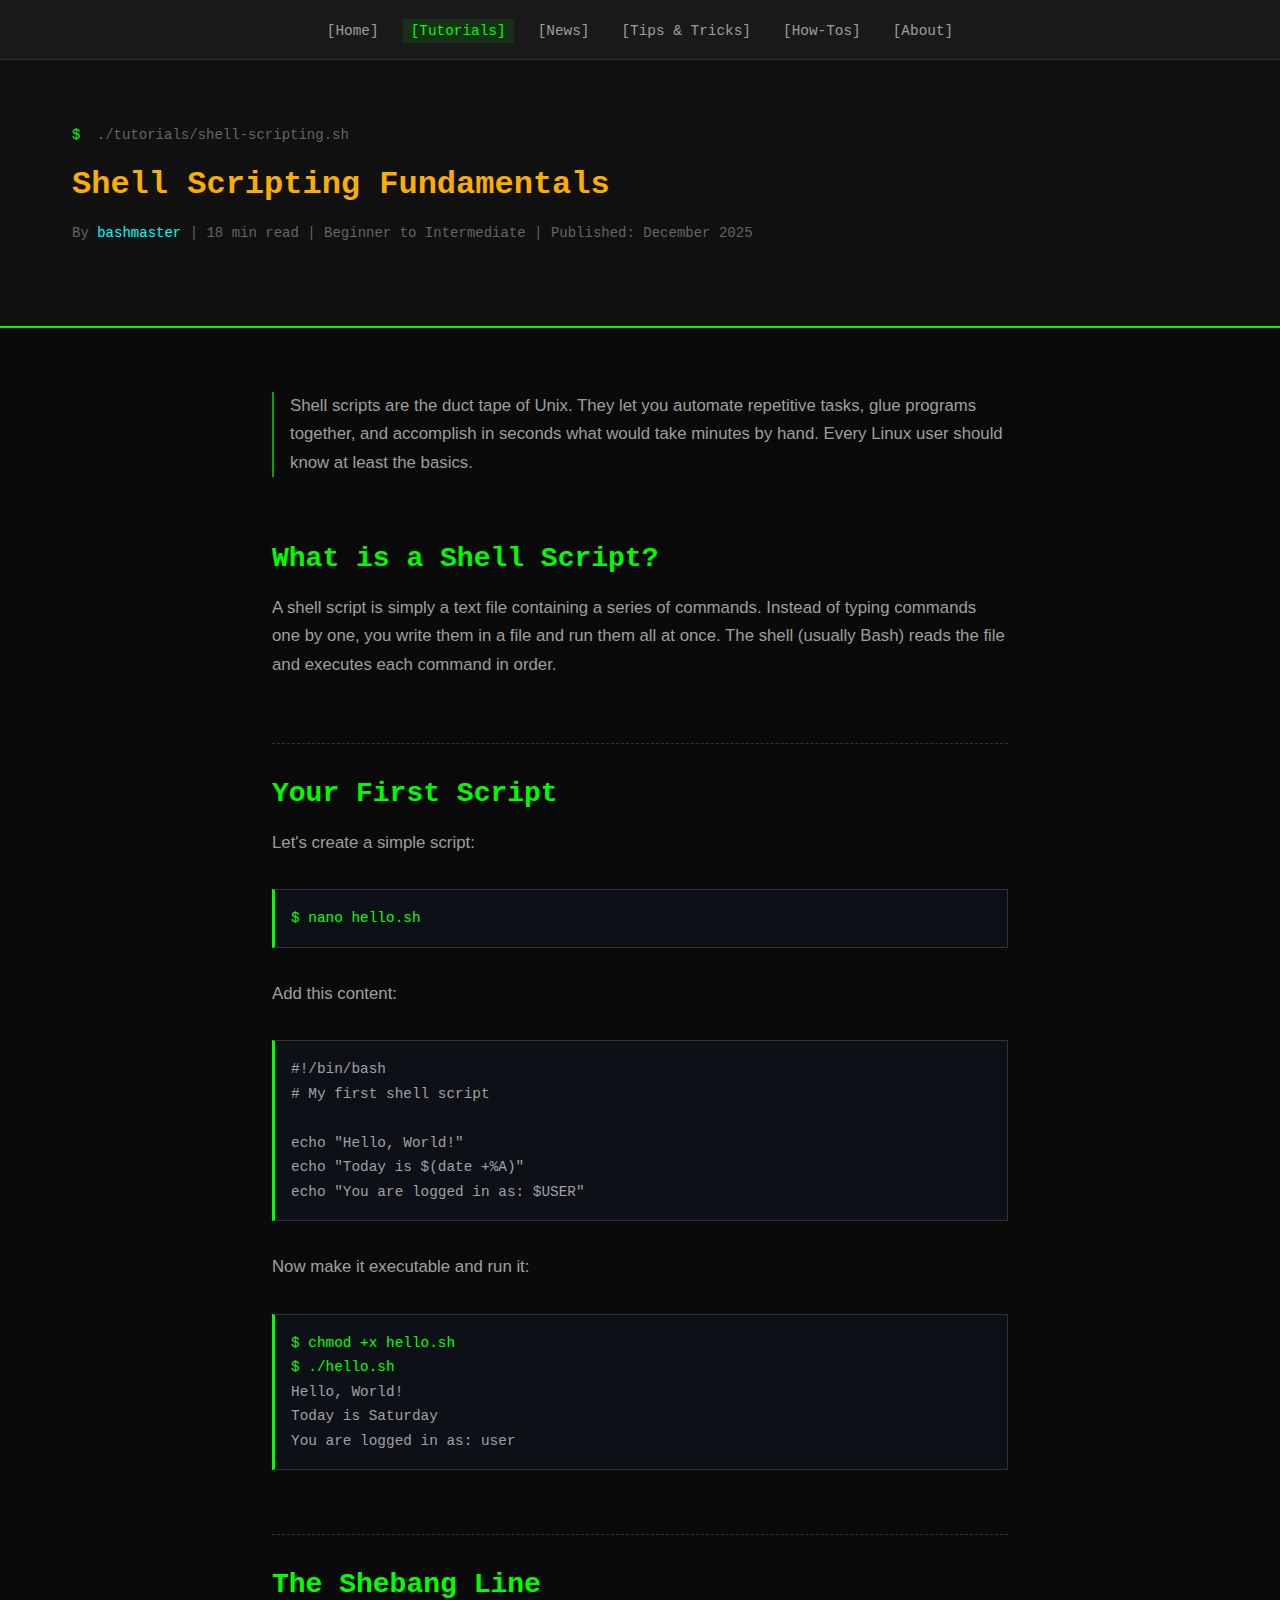
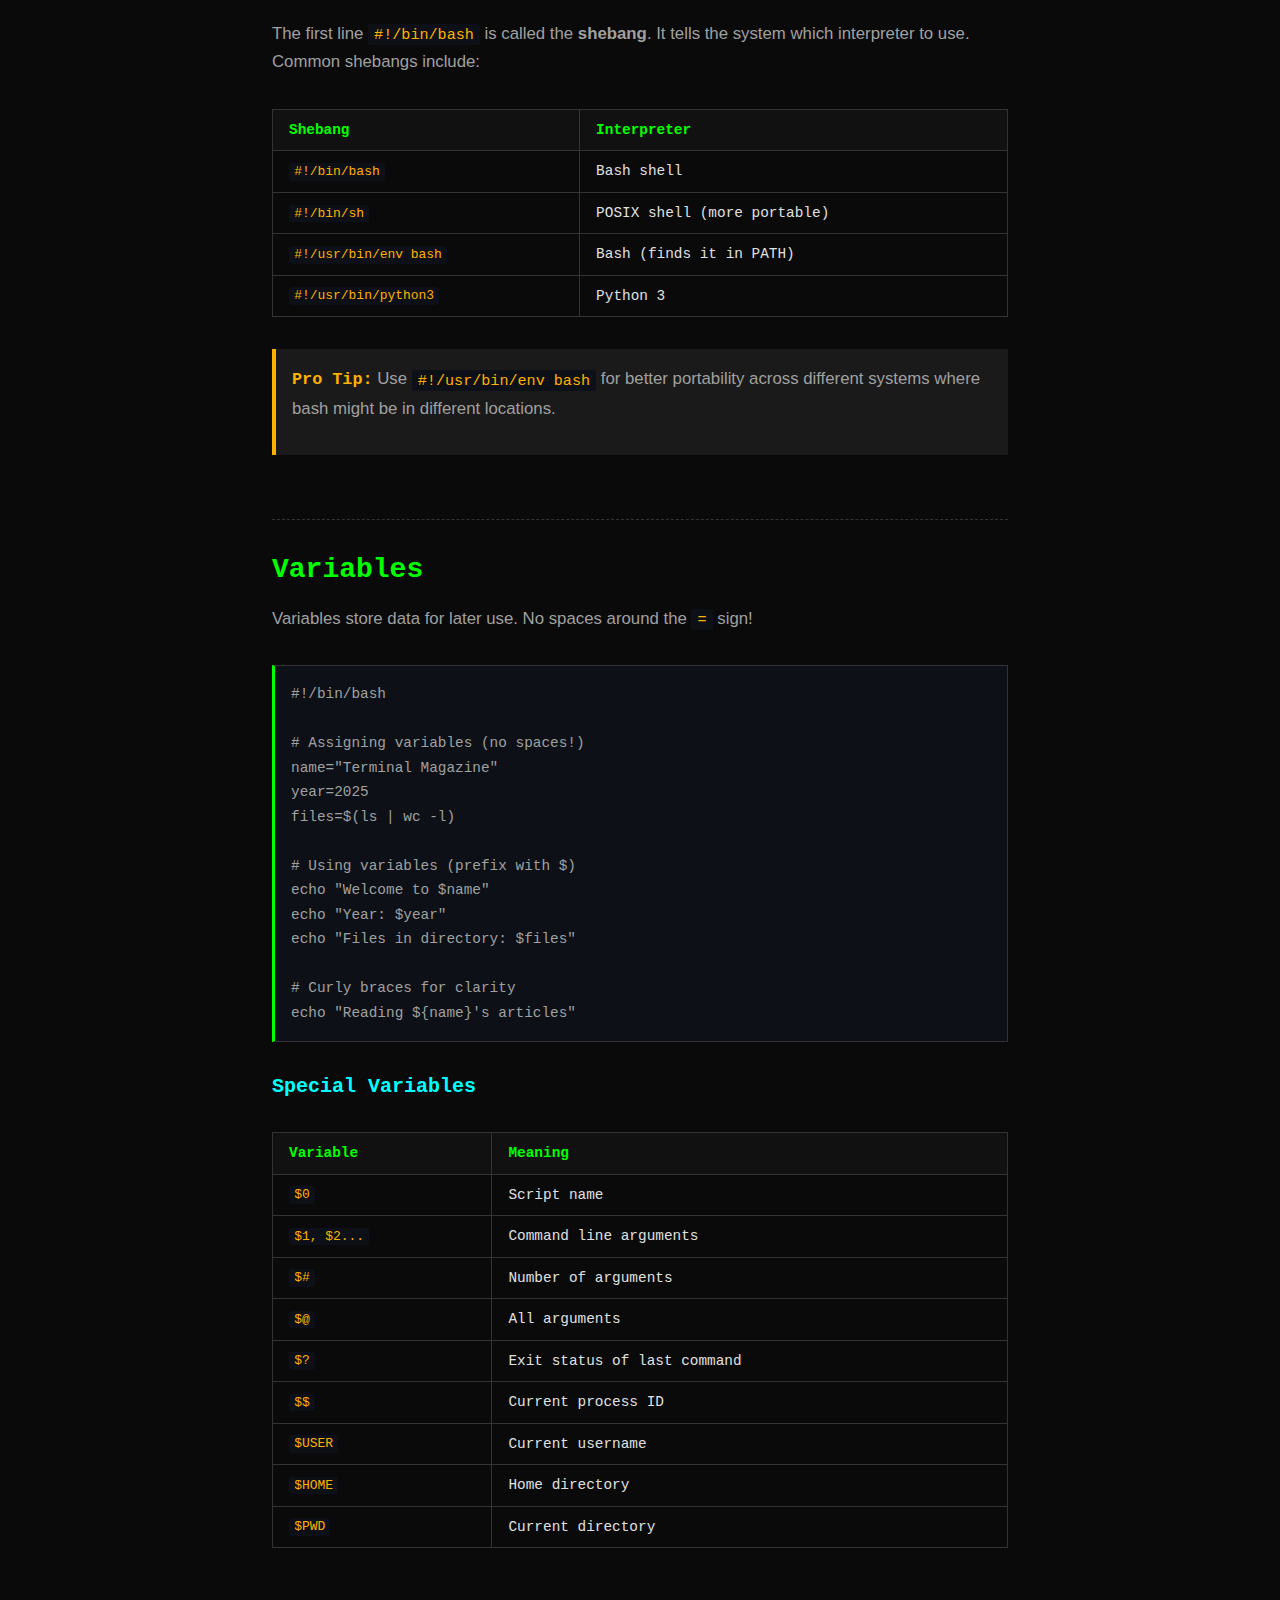
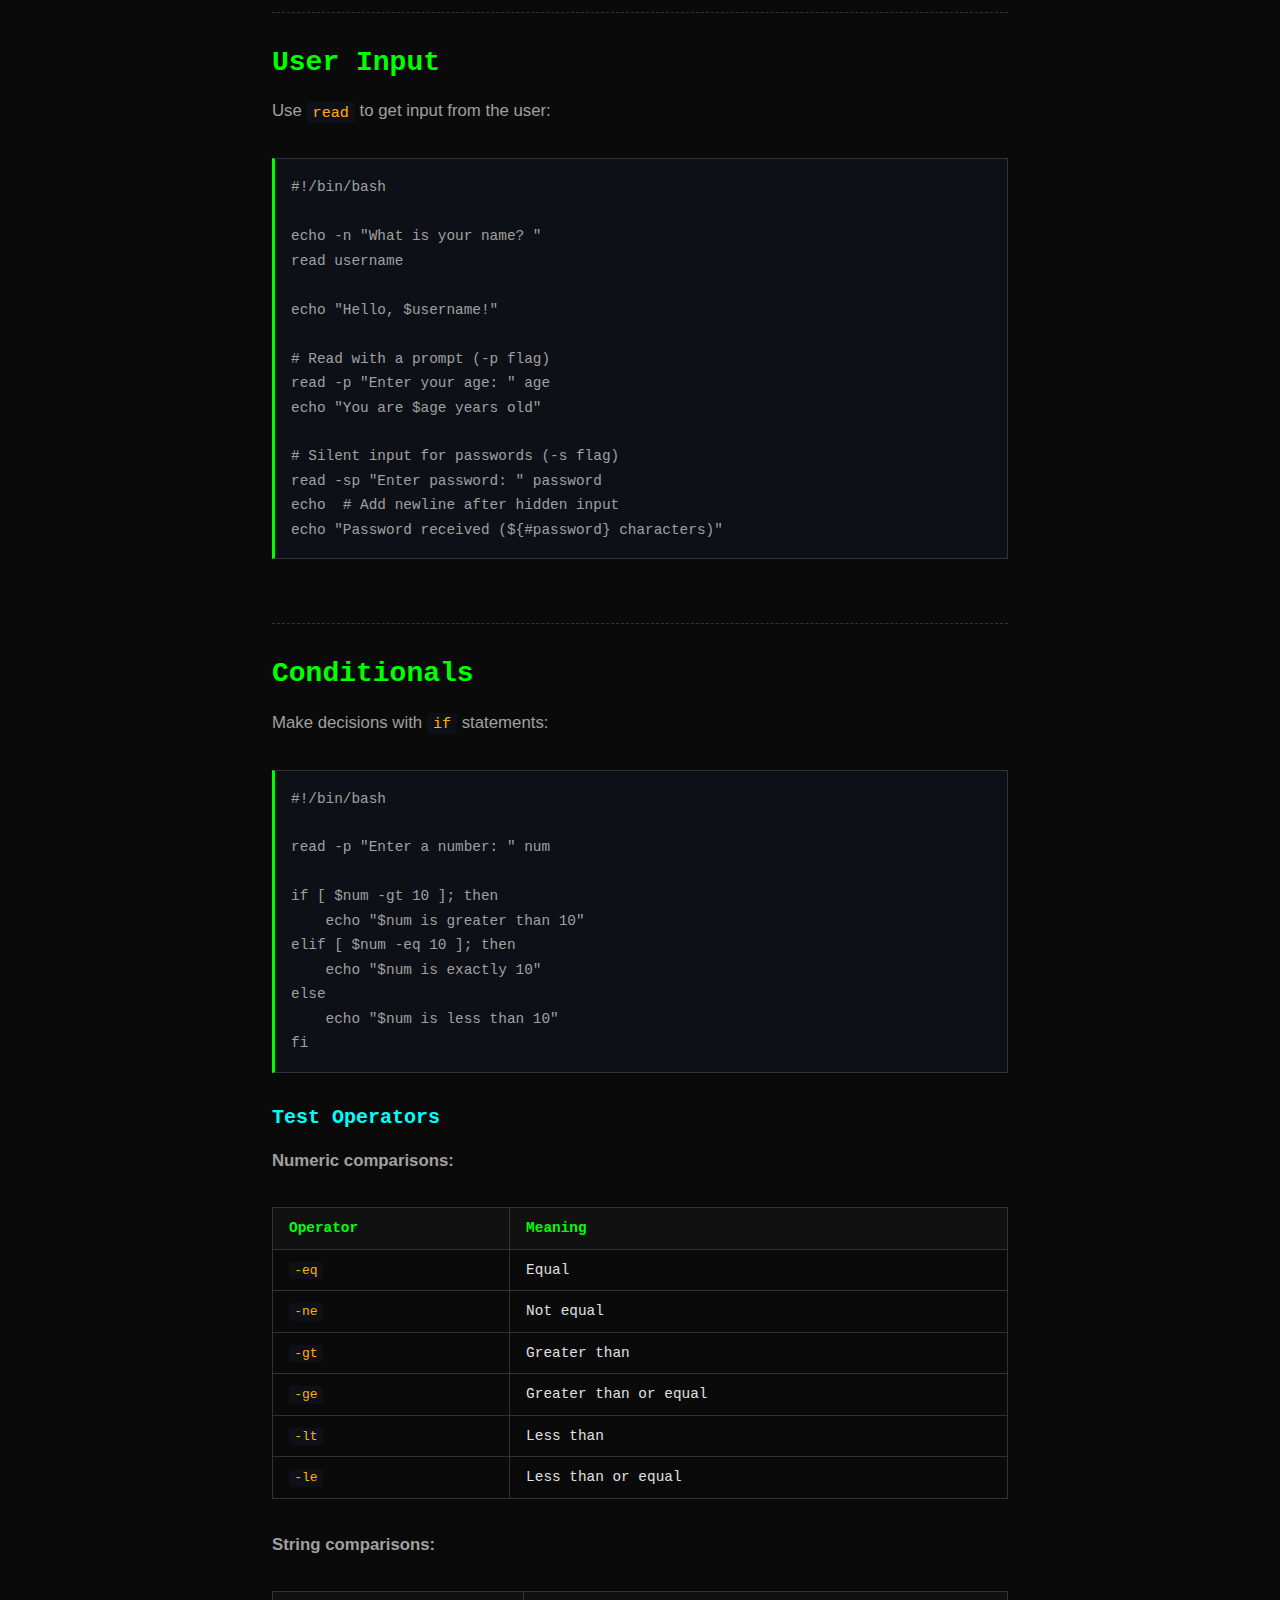
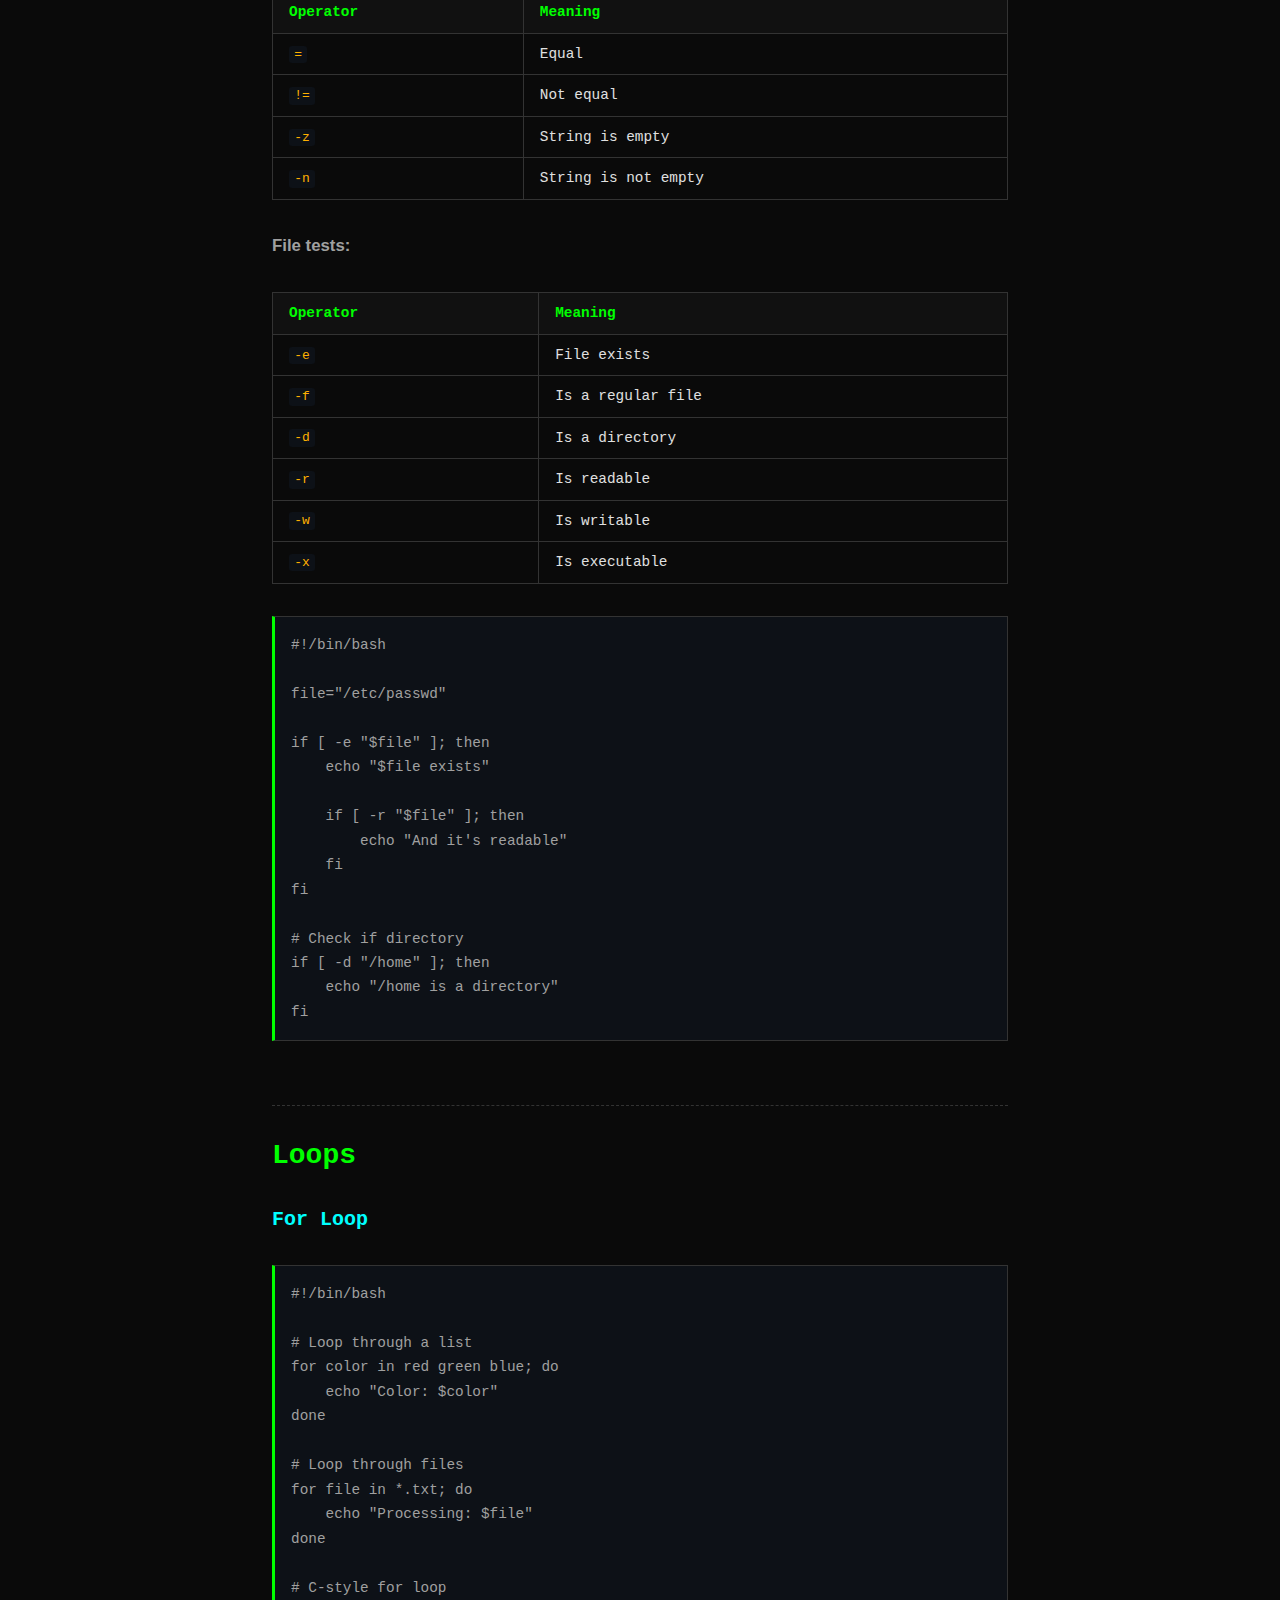
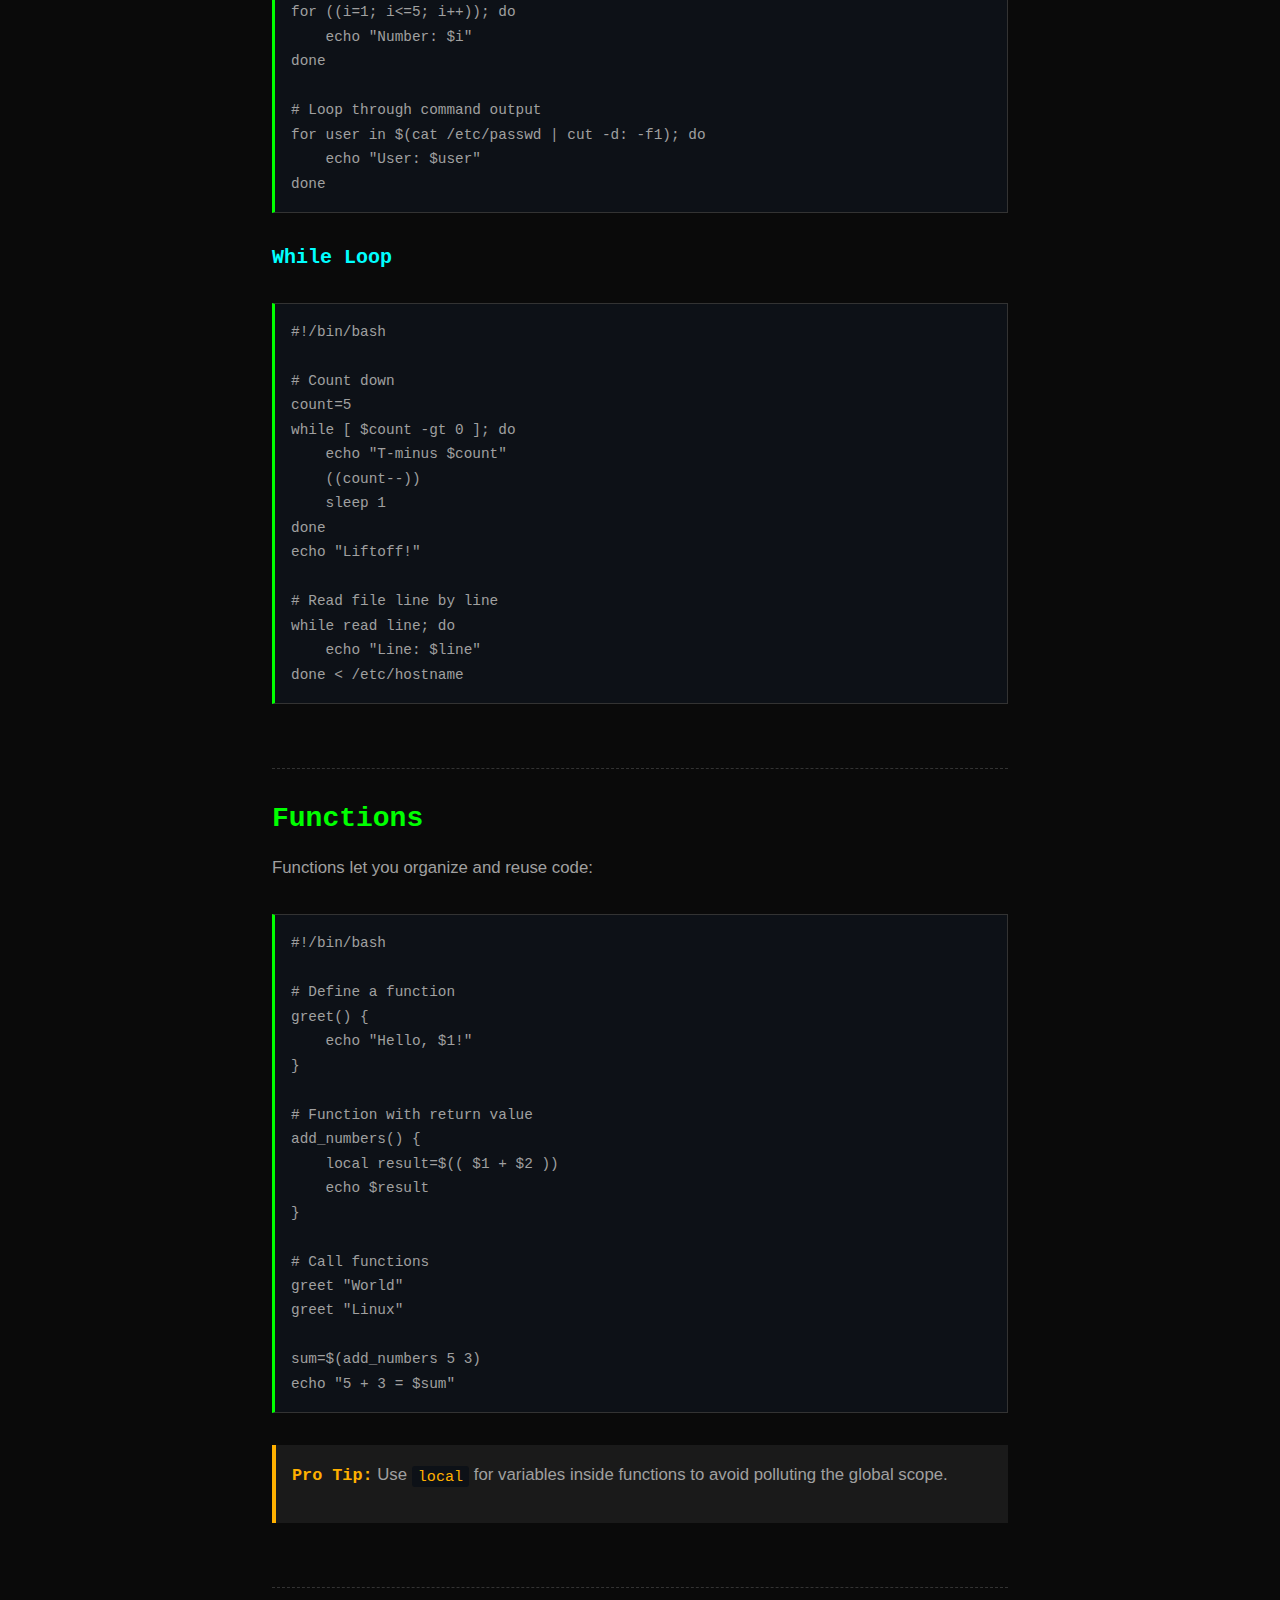
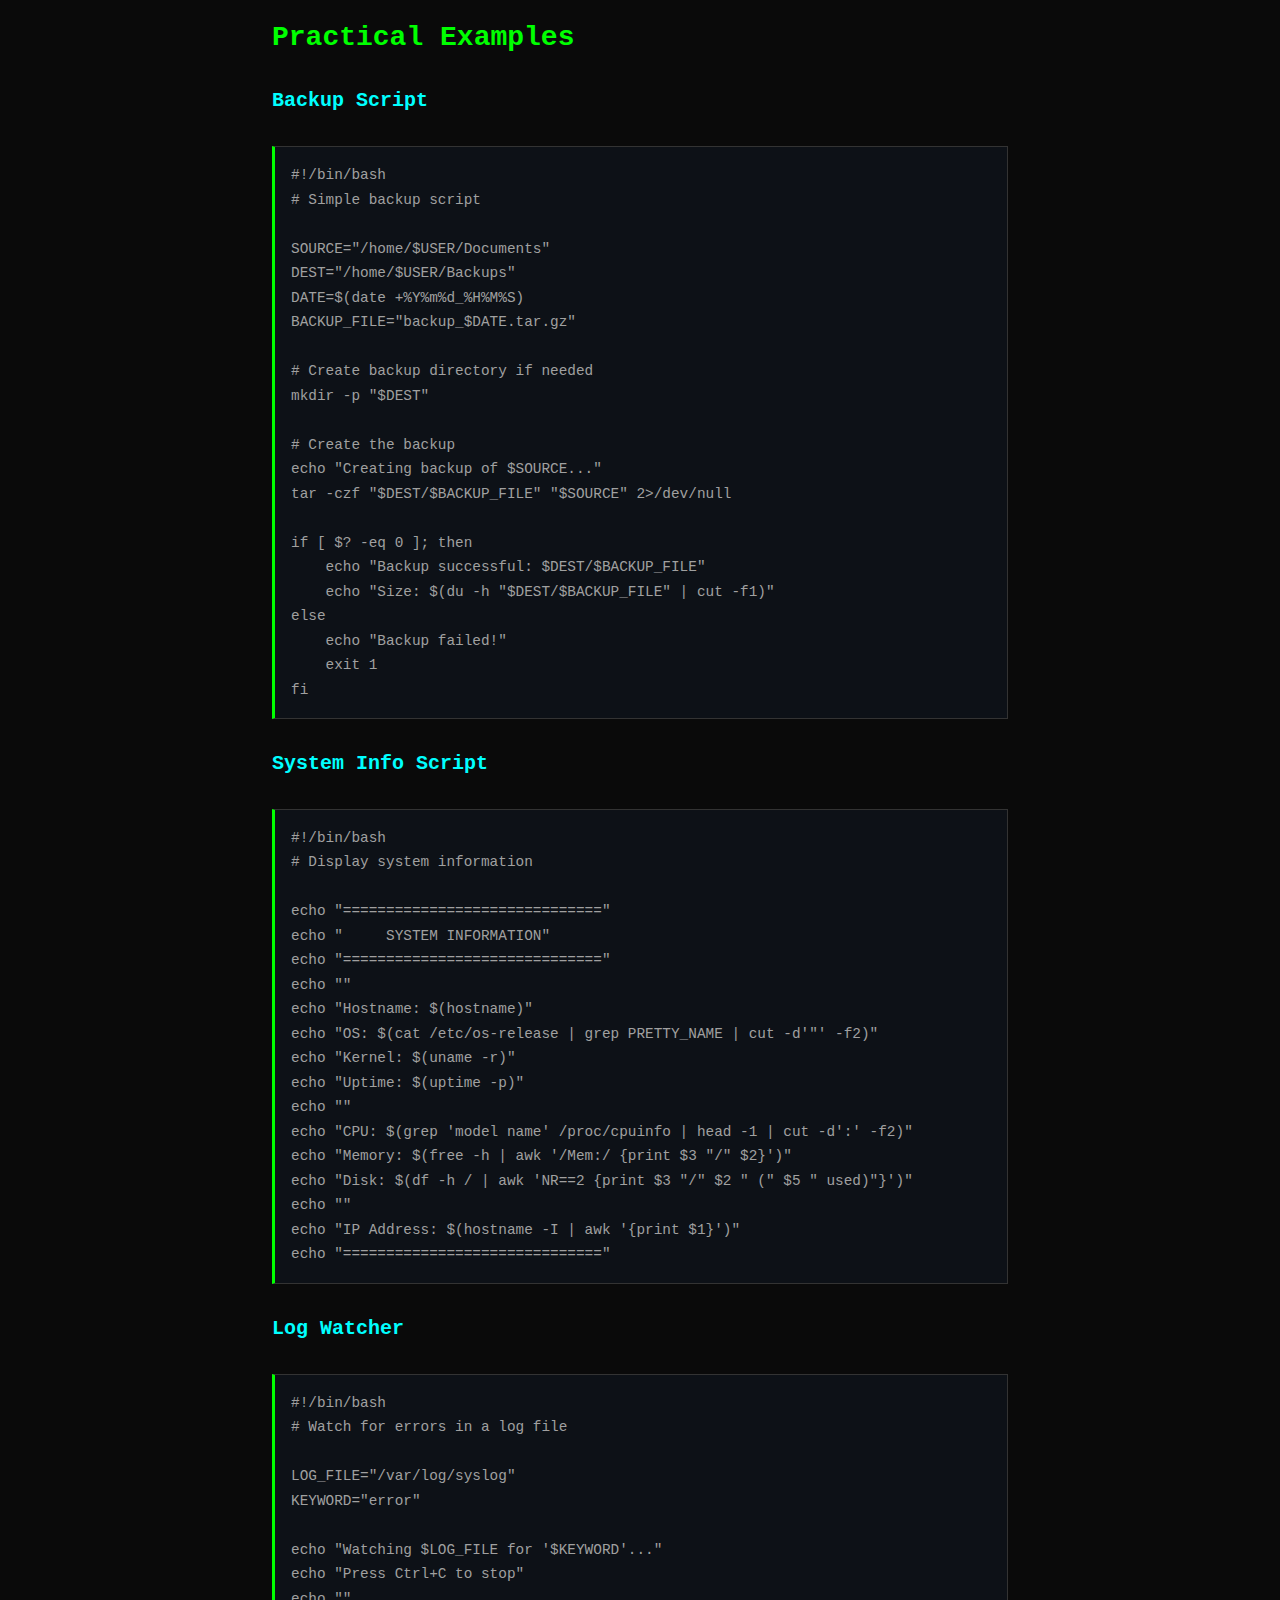
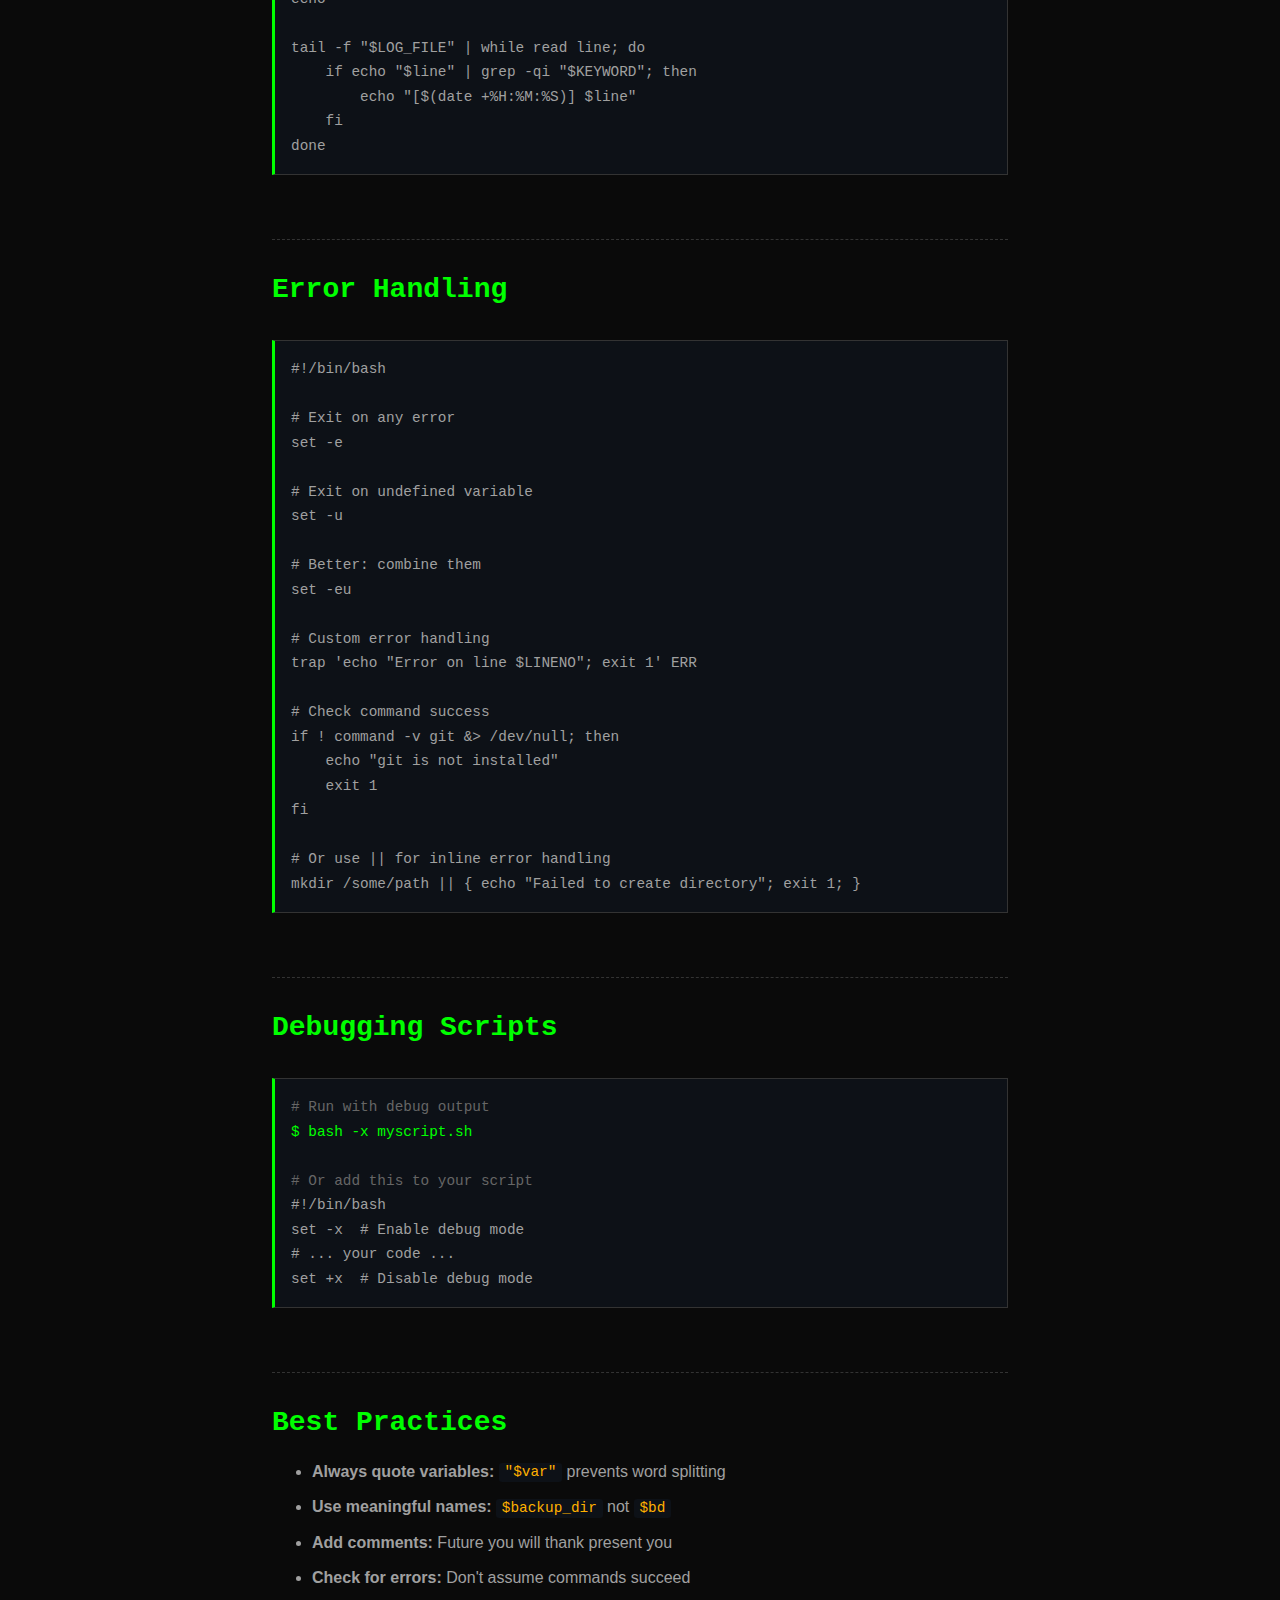
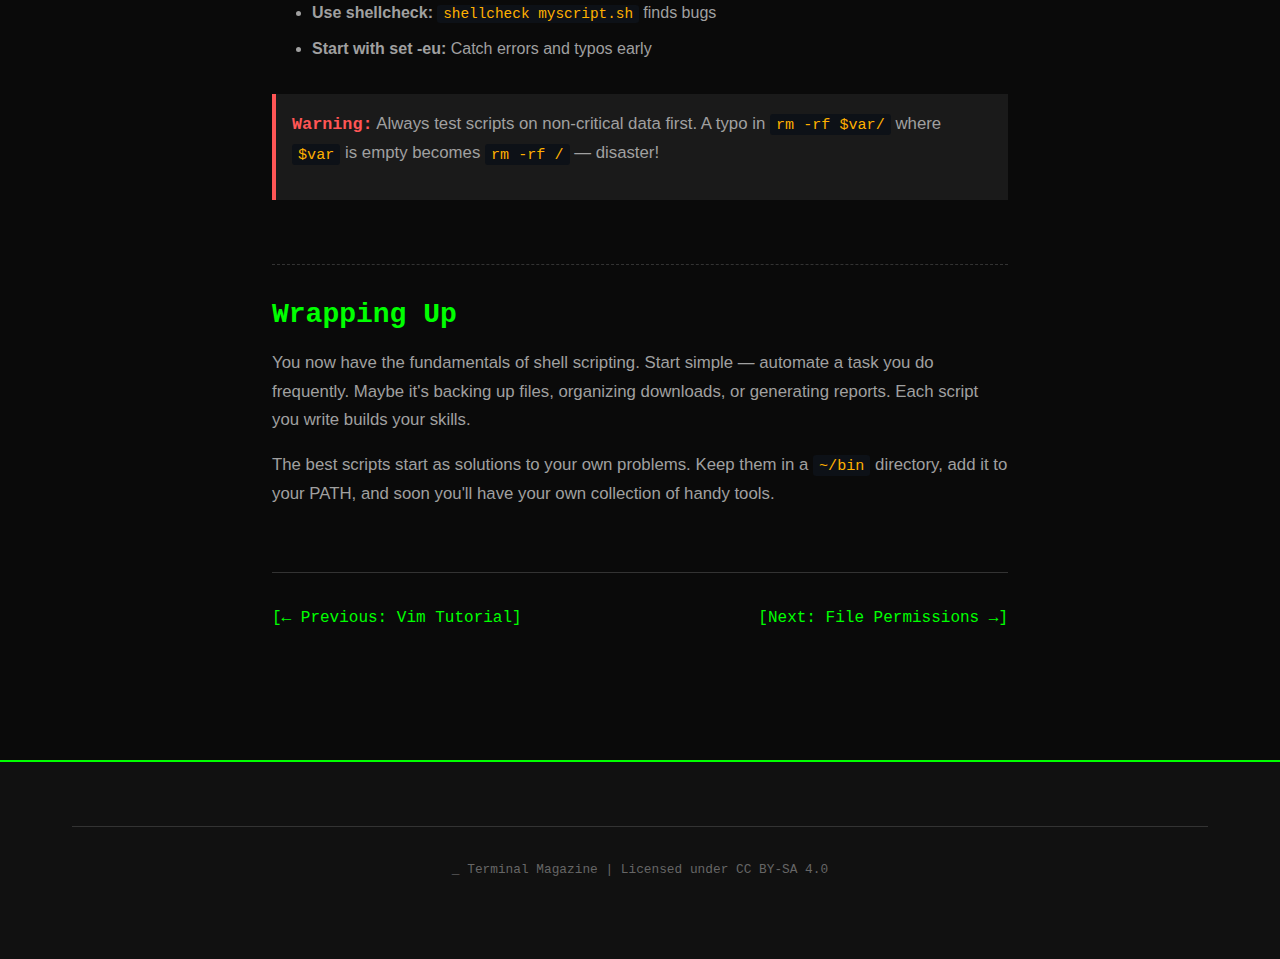
<file: articles/shell-scripting.html>
<!DOCTYPE html>
<html lang="en">
<head>
    <meta charset="UTF-8">
    <meta name="viewport" content="width=device-width, initial-scale=1.0">
    <meta name="description" content="Learn shell scripting fundamentals. Automate tasks and boost your productivity with bash scripts.">
    <title>Shell Scripting Fundamentals | Terminal Magazine</title>
    <link rel="stylesheet" href="../styles.css">
    <link rel="stylesheet" href="article.css">
</head>
<body>
    <nav class="main-nav">
        <div class="container">
            <ul class="nav-list">
                <li><a href="../index.html">[Home]</a></li>
                <li><a href="../index.html#tutorials" class="active">[Tutorials]</a></li>
                <li><a href="../index.html#news">[News]</a></li>
                <li><a href="../index.html#tips">[Tips & Tricks]</a></li>
                <li><a href="../index.html#howto">[How-Tos]</a></li>
                <li><a href="../index.html#about">[About]</a></li>
            </ul>
        </div>
    </nav>

    <header class="article-header">
        <div class="container">
            <p class="article-meta">
                <span class="prompt">$</span> ./tutorials/shell-scripting.sh
            </p>
            <h1>Shell Scripting Fundamentals</h1>
            <p class="article-meta">
                By <span class="author">bashmaster</span> |
                18 min read |
                Beginner to Intermediate |
                Published: December 2025
            </p>
        </div>
    </header>

    <main class="article-body">
        <p class="article-excerpt">
            Shell scripts are the duct tape of Unix. They let you automate repetitive tasks,
            glue programs together, and accomplish in seconds what would take minutes by hand.
            Every Linux user should know at least the basics.
        </p>

        <h2>What is a Shell Script?</h2>

        <p>
            A shell script is simply a text file containing a series of commands. Instead of
            typing commands one by one, you write them in a file and run them all at once.
            The shell (usually Bash) reads the file and executes each command in order.
        </p>

        <h2>Your First Script</h2>

        <p>Let's create a simple script:</p>

        <div class="code-block">
            <code><span class="command">$ nano hello.sh</span></code>
        </div>

        <p>Add this content:</p>

        <div class="code-block">
            <code><span class="output">#!/bin/bash
# My first shell script

echo "Hello, World!"
echo "Today is $(date +%A)"
echo "You are logged in as: $USER"</span></code>
        </div>

        <p>Now make it executable and run it:</p>

        <div class="code-block">
            <code><span class="command">$ chmod +x hello.sh</span>
<span class="command">$ ./hello.sh</span>
<span class="output">Hello, World!
Today is Saturday
You are logged in as: user</span></code>
        </div>

        <h2>The Shebang Line</h2>

        <p>
            The first line <code>#!/bin/bash</code> is called the <strong>shebang</strong>.
            It tells the system which interpreter to use. Common shebangs include:
        </p>

        <table>
            <tr>
                <th>Shebang</th>
                <th>Interpreter</th>
            </tr>
            <tr><td><code>#!/bin/bash</code></td><td>Bash shell</td></tr>
            <tr><td><code>#!/bin/sh</code></td><td>POSIX shell (more portable)</td></tr>
            <tr><td><code>#!/usr/bin/env bash</code></td><td>Bash (finds it in PATH)</td></tr>
            <tr><td><code>#!/usr/bin/python3</code></td><td>Python 3</td></tr>
        </table>

        <div class="tip-box">
            <p><strong>Pro Tip:</strong> Use <code>#!/usr/bin/env bash</code> for better
            portability across different systems where bash might be in different locations.</p>
        </div>

        <h2>Variables</h2>

        <p>Variables store data for later use. No spaces around the <code>=</code> sign!</p>

        <div class="code-block">
            <code><span class="output">#!/bin/bash

# Assigning variables (no spaces!)
name="Terminal Magazine"
year=2025
files=$(ls | wc -l)

# Using variables (prefix with $)
echo "Welcome to $name"
echo "Year: $year"
echo "Files in directory: $files"

# Curly braces for clarity
echo "Reading ${name}'s articles"</span></code>
        </div>

        <h3>Special Variables</h3>

        <table>
            <tr>
                <th>Variable</th>
                <th>Meaning</th>
            </tr>
            <tr><td><code>$0</code></td><td>Script name</td></tr>
            <tr><td><code>$1, $2...</code></td><td>Command line arguments</td></tr>
            <tr><td><code>$#</code></td><td>Number of arguments</td></tr>
            <tr><td><code>$@</code></td><td>All arguments</td></tr>
            <tr><td><code>$?</code></td><td>Exit status of last command</td></tr>
            <tr><td><code>$$</code></td><td>Current process ID</td></tr>
            <tr><td><code>$USER</code></td><td>Current username</td></tr>
            <tr><td><code>$HOME</code></td><td>Home directory</td></tr>
            <tr><td><code>$PWD</code></td><td>Current directory</td></tr>
        </table>

        <h2>User Input</h2>

        <p>Use <code>read</code> to get input from the user:</p>

        <div class="code-block">
            <code><span class="output">#!/bin/bash

echo -n "What is your name? "
read username

echo "Hello, $username!"

# Read with a prompt (-p flag)
read -p "Enter your age: " age
echo "You are $age years old"

# Silent input for passwords (-s flag)
read -sp "Enter password: " password
echo  # Add newline after hidden input
echo "Password received (${#password} characters)"</span></code>
        </div>

        <h2>Conditionals</h2>

        <p>Make decisions with <code>if</code> statements:</p>

        <div class="code-block">
            <code><span class="output">#!/bin/bash

read -p "Enter a number: " num

if [ $num -gt 10 ]; then
    echo "$num is greater than 10"
elif [ $num -eq 10 ]; then
    echo "$num is exactly 10"
else
    echo "$num is less than 10"
fi</span></code>
        </div>

        <h3>Test Operators</h3>

        <p><strong>Numeric comparisons:</strong></p>

        <table>
            <tr>
                <th>Operator</th>
                <th>Meaning</th>
            </tr>
            <tr><td><code>-eq</code></td><td>Equal</td></tr>
            <tr><td><code>-ne</code></td><td>Not equal</td></tr>
            <tr><td><code>-gt</code></td><td>Greater than</td></tr>
            <tr><td><code>-ge</code></td><td>Greater than or equal</td></tr>
            <tr><td><code>-lt</code></td><td>Less than</td></tr>
            <tr><td><code>-le</code></td><td>Less than or equal</td></tr>
        </table>

        <p><strong>String comparisons:</strong></p>

        <table>
            <tr>
                <th>Operator</th>
                <th>Meaning</th>
            </tr>
            <tr><td><code>=</code></td><td>Equal</td></tr>
            <tr><td><code>!=</code></td><td>Not equal</td></tr>
            <tr><td><code>-z</code></td><td>String is empty</td></tr>
            <tr><td><code>-n</code></td><td>String is not empty</td></tr>
        </table>

        <p><strong>File tests:</strong></p>

        <table>
            <tr>
                <th>Operator</th>
                <th>Meaning</th>
            </tr>
            <tr><td><code>-e</code></td><td>File exists</td></tr>
            <tr><td><code>-f</code></td><td>Is a regular file</td></tr>
            <tr><td><code>-d</code></td><td>Is a directory</td></tr>
            <tr><td><code>-r</code></td><td>Is readable</td></tr>
            <tr><td><code>-w</code></td><td>Is writable</td></tr>
            <tr><td><code>-x</code></td><td>Is executable</td></tr>
        </table>

        <div class="code-block">
            <code><span class="output">#!/bin/bash

file="/etc/passwd"

if [ -e "$file" ]; then
    echo "$file exists"

    if [ -r "$file" ]; then
        echo "And it's readable"
    fi
fi

# Check if directory
if [ -d "/home" ]; then
    echo "/home is a directory"
fi</span></code>
        </div>

        <h2>Loops</h2>

        <h3>For Loop</h3>

        <div class="code-block">
            <code><span class="output">#!/bin/bash

# Loop through a list
for color in red green blue; do
    echo "Color: $color"
done

# Loop through files
for file in *.txt; do
    echo "Processing: $file"
done

# C-style for loop
for ((i=1; i<=5; i++)); do
    echo "Number: $i"
done

# Loop through command output
for user in $(cat /etc/passwd | cut -d: -f1); do
    echo "User: $user"
done</span></code>
        </div>

        <h3>While Loop</h3>

        <div class="code-block">
            <code><span class="output">#!/bin/bash

# Count down
count=5
while [ $count -gt 0 ]; do
    echo "T-minus $count"
    ((count--))
    sleep 1
done
echo "Liftoff!"

# Read file line by line
while read line; do
    echo "Line: $line"
done < /etc/hostname</span></code>
        </div>

        <h2>Functions</h2>

        <p>Functions let you organize and reuse code:</p>

        <div class="code-block">
            <code><span class="output">#!/bin/bash

# Define a function
greet() {
    echo "Hello, $1!"
}

# Function with return value
add_numbers() {
    local result=$(( $1 + $2 ))
    echo $result
}

# Call functions
greet "World"
greet "Linux"

sum=$(add_numbers 5 3)
echo "5 + 3 = $sum"</span></code>
        </div>

        <div class="tip-box">
            <p><strong>Pro Tip:</strong> Use <code>local</code> for variables inside functions
            to avoid polluting the global scope.</p>
        </div>

        <h2>Practical Examples</h2>

        <h3>Backup Script</h3>

        <div class="code-block">
            <code><span class="output">#!/bin/bash
# Simple backup script

SOURCE="/home/$USER/Documents"
DEST="/home/$USER/Backups"
DATE=$(date +%Y%m%d_%H%M%S)
BACKUP_FILE="backup_$DATE.tar.gz"

# Create backup directory if needed
mkdir -p "$DEST"

# Create the backup
echo "Creating backup of $SOURCE..."
tar -czf "$DEST/$BACKUP_FILE" "$SOURCE" 2>/dev/null

if [ $? -eq 0 ]; then
    echo "Backup successful: $DEST/$BACKUP_FILE"
    echo "Size: $(du -h "$DEST/$BACKUP_FILE" | cut -f1)"
else
    echo "Backup failed!"
    exit 1
fi</span></code>
        </div>

        <h3>System Info Script</h3>

        <div class="code-block">
            <code><span class="output">#!/bin/bash
# Display system information

echo "=============================="
echo "     SYSTEM INFORMATION"
echo "=============================="
echo ""
echo "Hostname: $(hostname)"
echo "OS: $(cat /etc/os-release | grep PRETTY_NAME | cut -d'"' -f2)"
echo "Kernel: $(uname -r)"
echo "Uptime: $(uptime -p)"
echo ""
echo "CPU: $(grep 'model name' /proc/cpuinfo | head -1 | cut -d':' -f2)"
echo "Memory: $(free -h | awk '/Mem:/ {print $3 "/" $2}')"
echo "Disk: $(df -h / | awk 'NR==2 {print $3 "/" $2 " (" $5 " used)"}')"
echo ""
echo "IP Address: $(hostname -I | awk '{print $1}')"
echo "=============================="</span></code>
        </div>

        <h3>Log Watcher</h3>

        <div class="code-block">
            <code><span class="output">#!/bin/bash
# Watch for errors in a log file

LOG_FILE="/var/log/syslog"
KEYWORD="error"

echo "Watching $LOG_FILE for '$KEYWORD'..."
echo "Press Ctrl+C to stop"
echo ""

tail -f "$LOG_FILE" | while read line; do
    if echo "$line" | grep -qi "$KEYWORD"; then
        echo "[$(date +%H:%M:%S)] $line"
    fi
done</span></code>
        </div>

        <h2>Error Handling</h2>

        <div class="code-block">
            <code><span class="output">#!/bin/bash

# Exit on any error
set -e

# Exit on undefined variable
set -u

# Better: combine them
set -eu

# Custom error handling
trap 'echo "Error on line $LINENO"; exit 1' ERR

# Check command success
if ! command -v git &> /dev/null; then
    echo "git is not installed"
    exit 1
fi

# Or use || for inline error handling
mkdir /some/path || { echo "Failed to create directory"; exit 1; }</span></code>
        </div>

        <h2>Debugging Scripts</h2>

        <div class="code-block">
            <code><span class="comment"># Run with debug output</span>
<span class="command">$ bash -x myscript.sh</span>

<span class="comment"># Or add this to your script</span>
<span class="output">#!/bin/bash
set -x  # Enable debug mode
# ... your code ...
set +x  # Disable debug mode</span></code>
        </div>

        <h2>Best Practices</h2>

        <ul>
            <li><strong>Always quote variables:</strong> <code>"$var"</code> prevents word splitting</li>
            <li><strong>Use meaningful names:</strong> <code>$backup_dir</code> not <code>$bd</code></li>
            <li><strong>Add comments:</strong> Future you will thank present you</li>
            <li><strong>Check for errors:</strong> Don't assume commands succeed</li>
            <li><strong>Use shellcheck:</strong> <code>shellcheck myscript.sh</code> finds bugs</li>
            <li><strong>Start with set -eu:</strong> Catch errors and typos early</li>
        </ul>

        <div class="warning-box">
            <p><strong>Warning:</strong> Always test scripts on non-critical data first.
            A typo in <code>rm -rf $var/</code> where <code>$var</code> is empty becomes
            <code>rm -rf /</code> — disaster!</p>
        </div>

        <h2>Wrapping Up</h2>

        <p>
            You now have the fundamentals of shell scripting. Start simple — automate a task
            you do frequently. Maybe it's backing up files, organizing downloads, or generating
            reports. Each script you write builds your skills.
        </p>

        <p>
            The best scripts start as solutions to your own problems. Keep them in a
            <code>~/bin</code> directory, add it to your PATH, and soon you'll have your own
            collection of handy tools.
        </p>

        <nav class="article-nav">
            <a href="vim.html">[← Previous: Vim Tutorial]</a>
            <a href="file-permissions.html">[Next: File Permissions →]</a>
        </nav>
    </main>

    <footer class="site-footer">
        <div class="container">
            <div class="footer-bottom">
                <p>
                    <span class="blink">_</span>
                    Terminal Magazine |
                    Licensed under CC BY-SA 4.0
                </p>
            </div>
        </div>
    </footer>
</body>
</html>
</file>
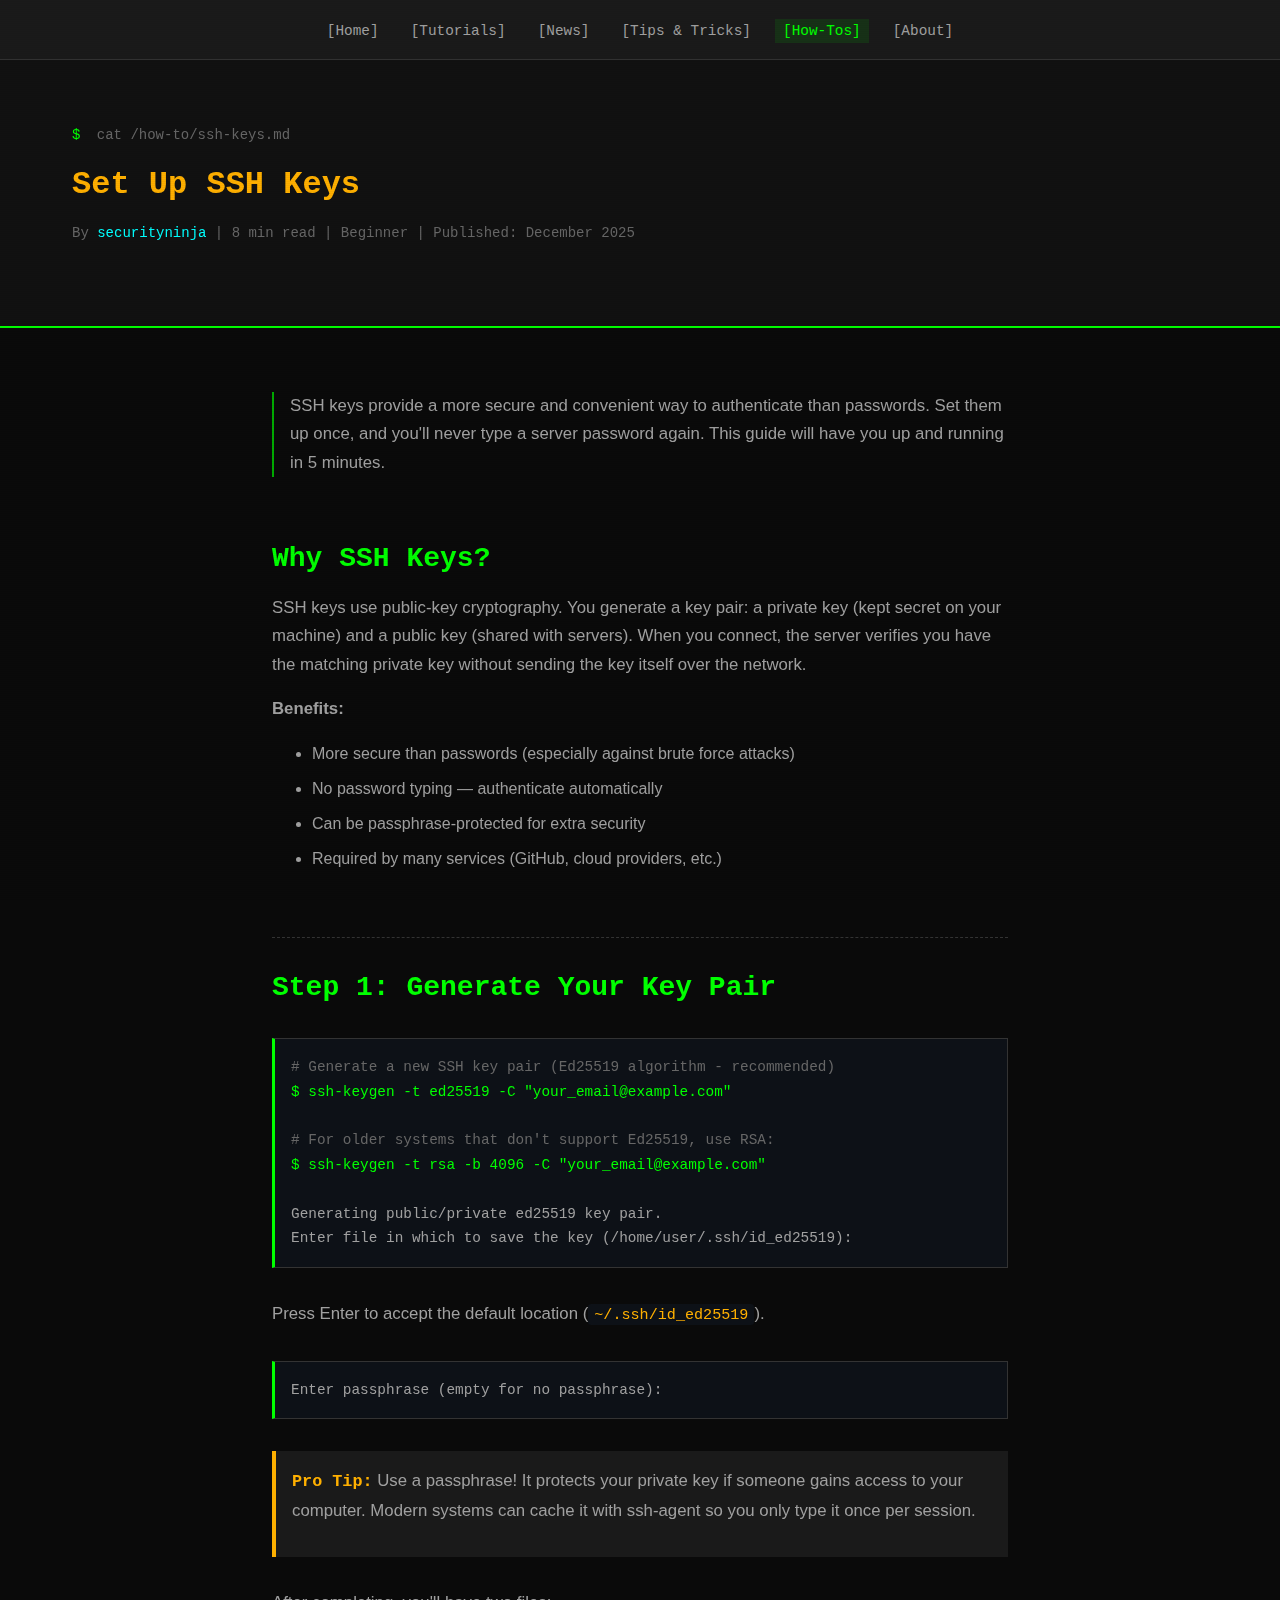
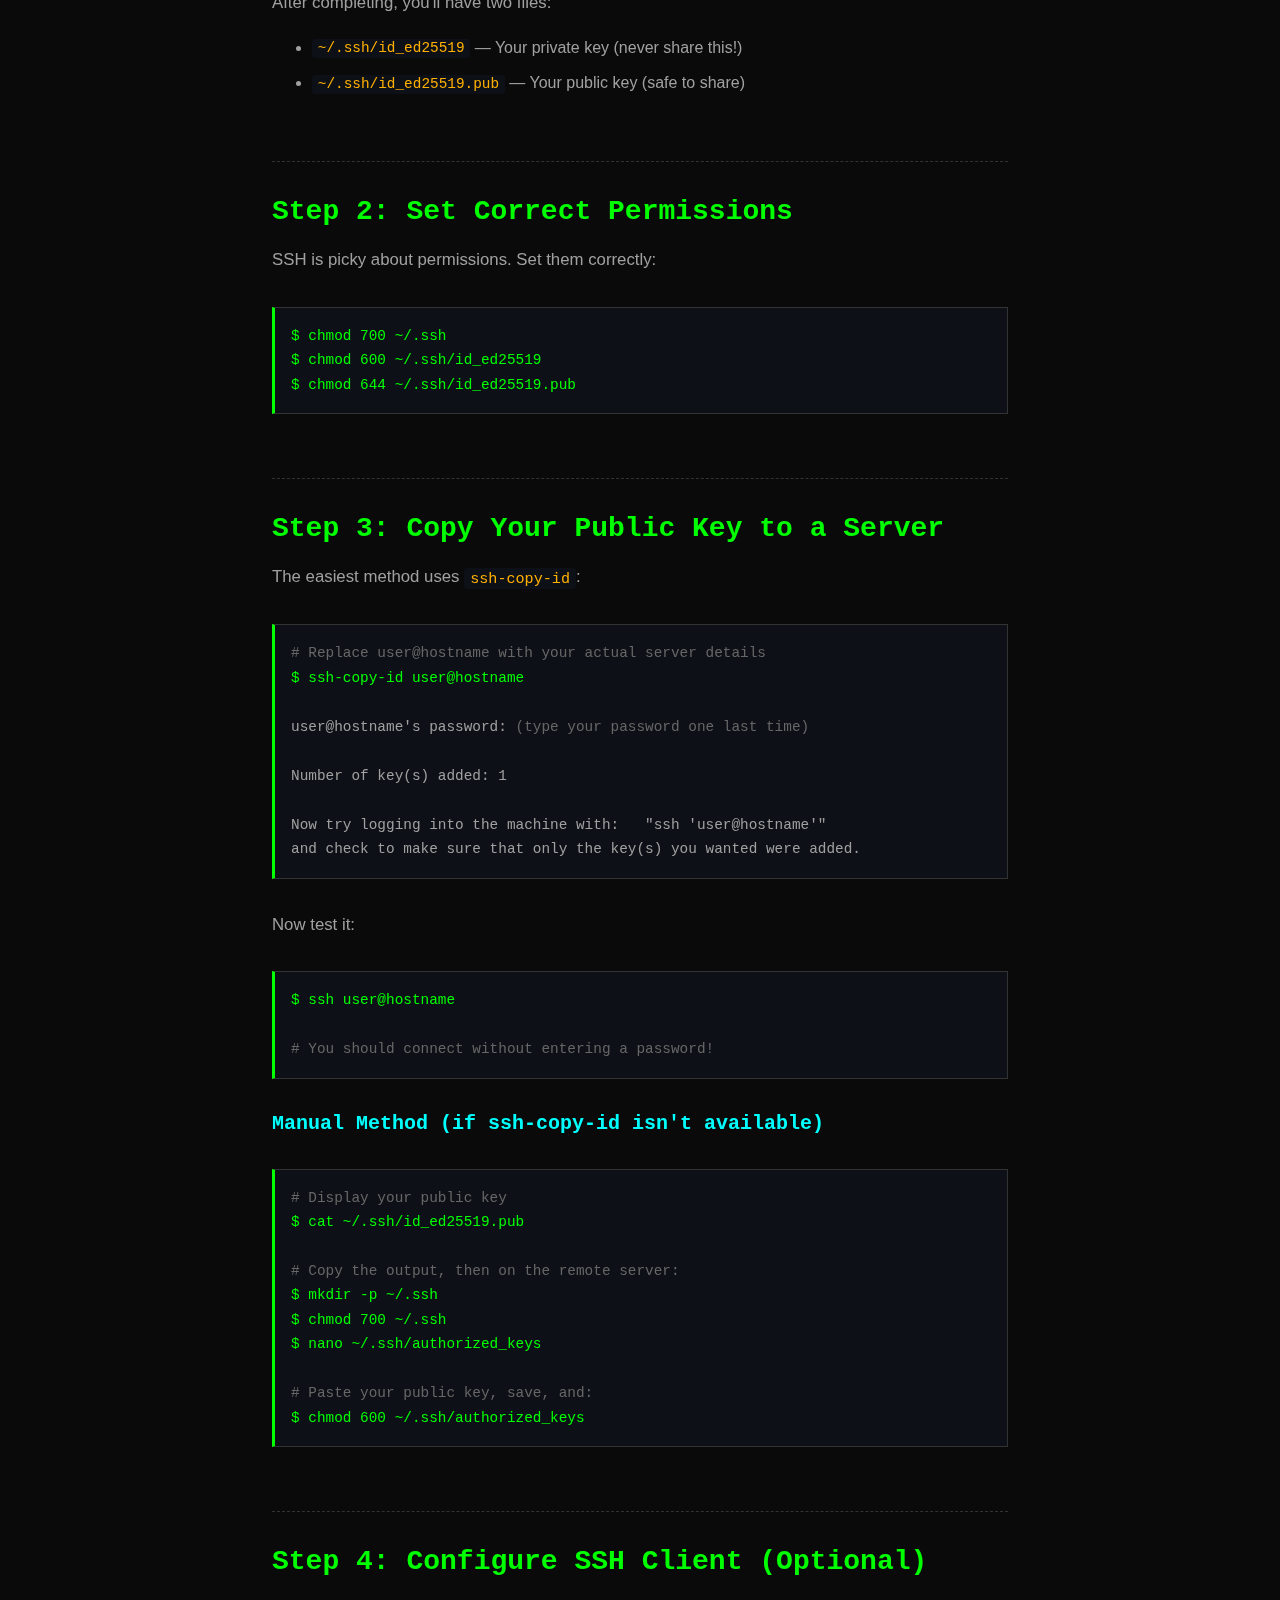
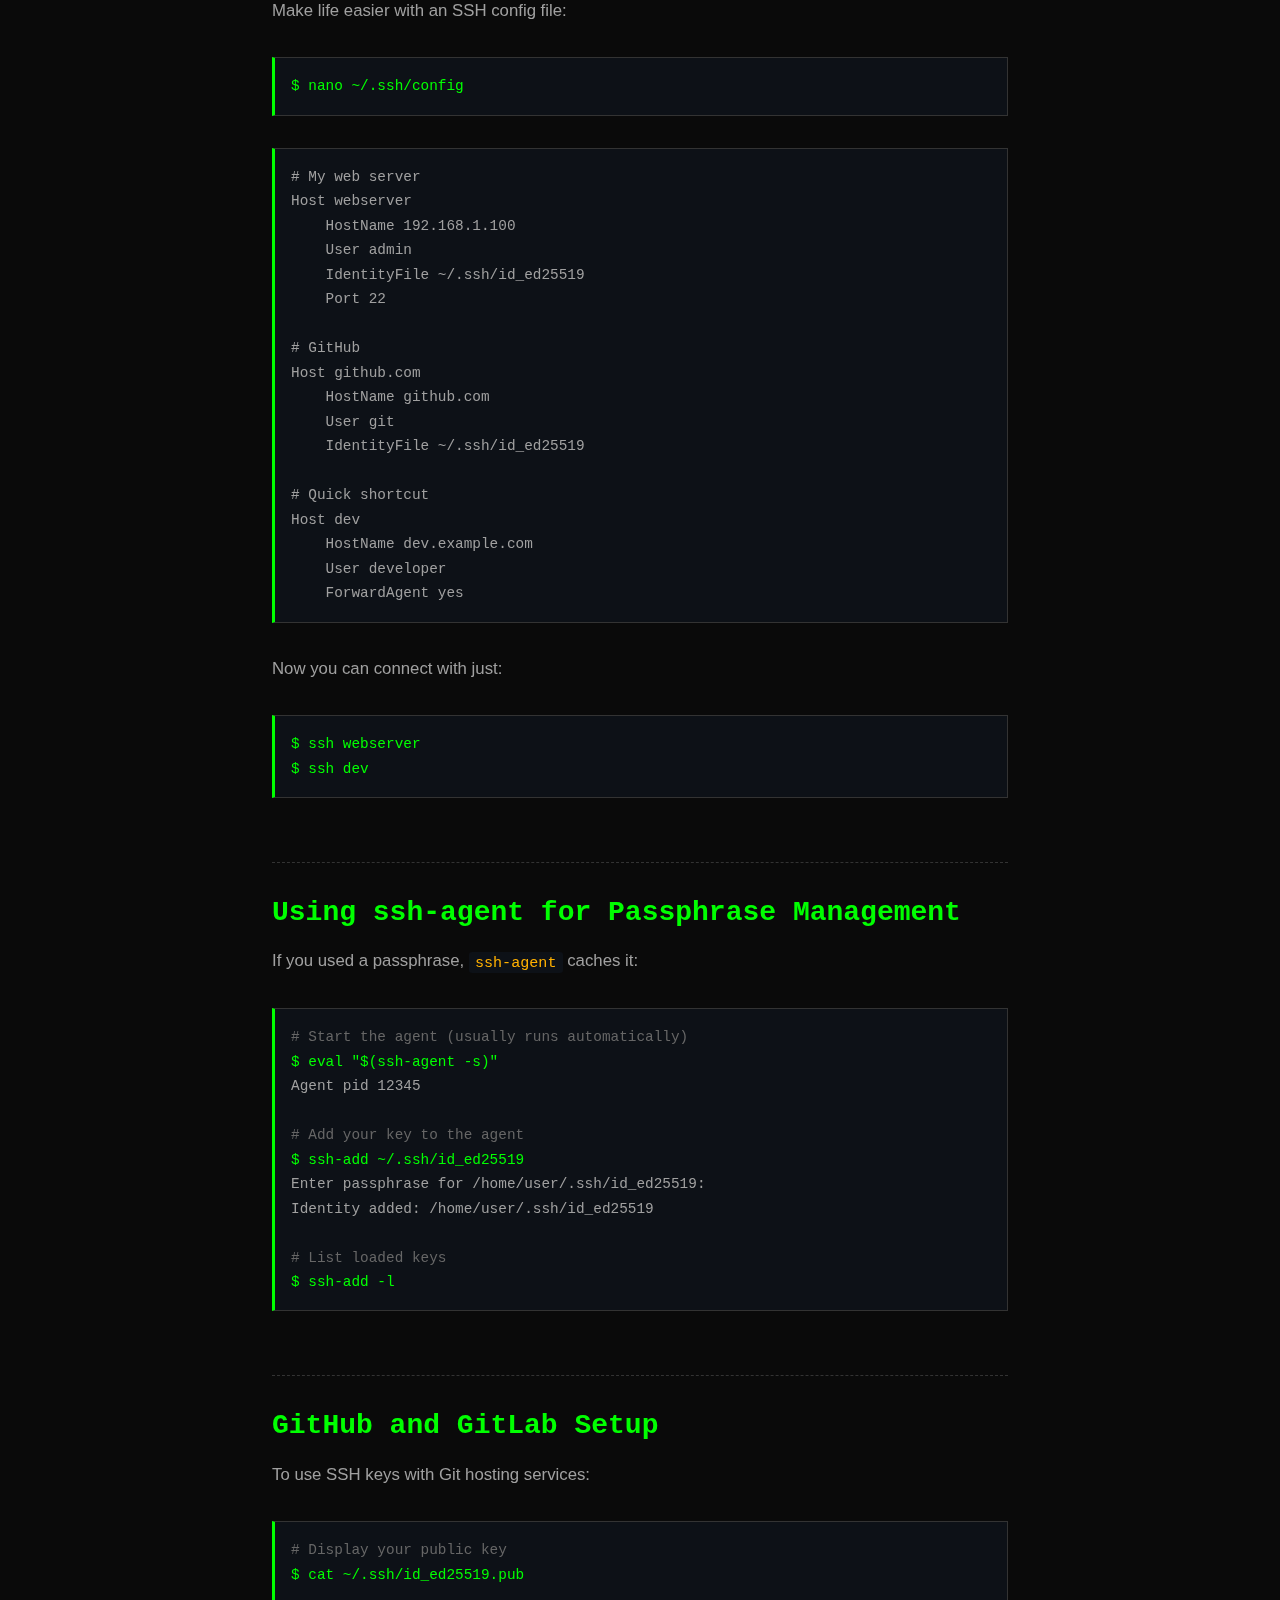
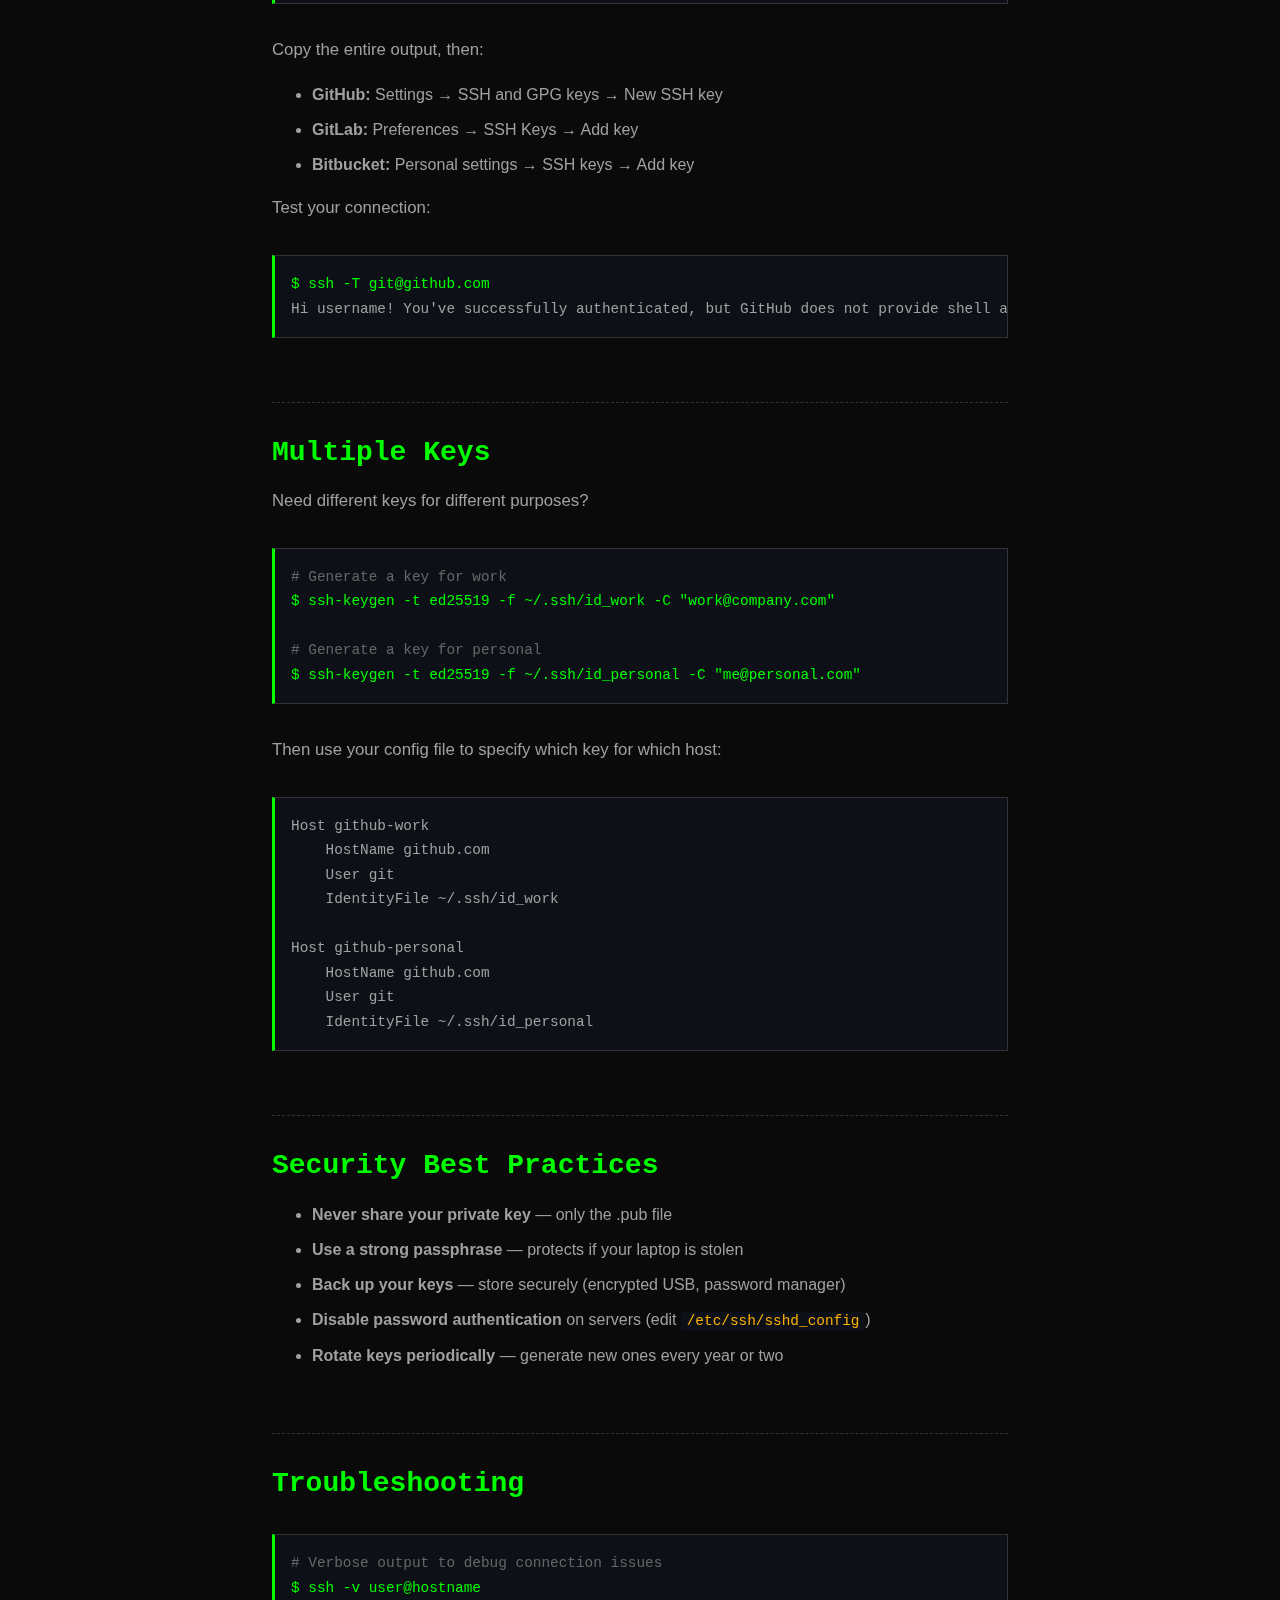
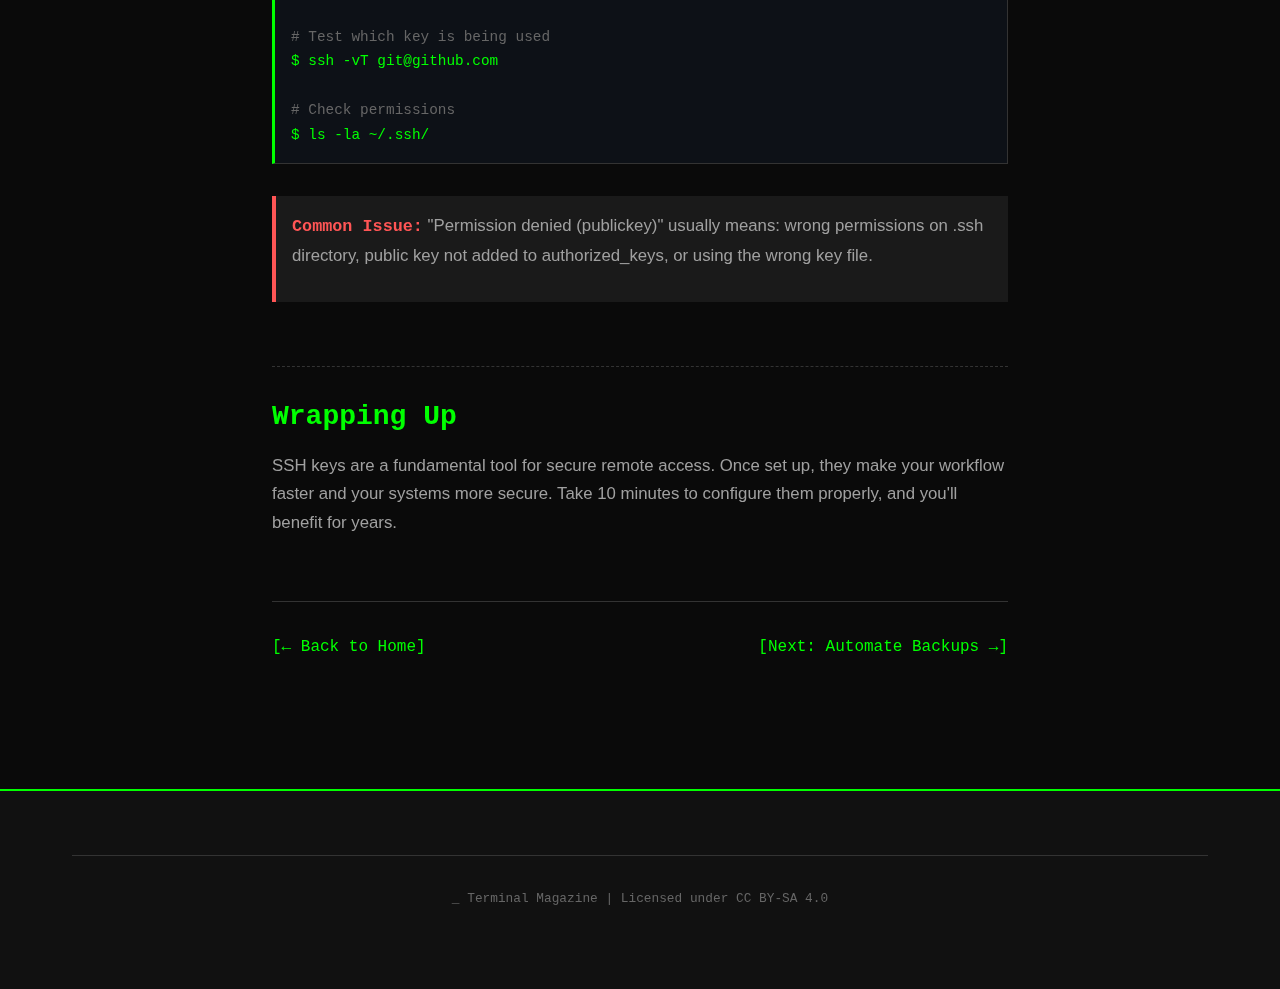
<file: articles/ssh-keys.html>
<!DOCTYPE html>
<html lang="en">
<head>
    <meta charset="UTF-8">
    <meta name="viewport" content="width=device-width, initial-scale=1.0">
    <meta name="description" content="Set up SSH keys for secure, password-free authentication. Step-by-step guide for Linux users.">
    <title>Set Up SSH Keys | Terminal Magazine</title>
    <link rel="stylesheet" href="../styles.css">
    <link rel="stylesheet" href="article.css">
</head>
<body>
    <nav class="main-nav">
        <div class="container">
            <ul class="nav-list">
                <li><a href="../index.html">[Home]</a></li>
                <li><a href="../index.html#tutorials">[Tutorials]</a></li>
                <li><a href="../index.html#news">[News]</a></li>
                <li><a href="../index.html#tips">[Tips & Tricks]</a></li>
                <li><a href="../index.html#howto" class="active">[How-Tos]</a></li>
                <li><a href="../index.html#about">[About]</a></li>
            </ul>
        </div>
    </nav>

    <header class="article-header">
        <div class="container">
            <p class="article-meta">
                <span class="prompt">$</span> cat /how-to/ssh-keys.md
            </p>
            <h1>Set Up SSH Keys</h1>
            <p class="article-meta">
                By <span class="author">securityninja</span> |
                8 min read |
                Beginner |
                Published: December 2025
            </p>
        </div>
    </header>

    <main class="article-body">
        <p class="article-excerpt">
            SSH keys provide a more secure and convenient way to authenticate than passwords.
            Set them up once, and you'll never type a server password again. This guide will
            have you up and running in 5 minutes.
        </p>

        <h2>Why SSH Keys?</h2>

        <p>
            SSH keys use public-key cryptography. You generate a key pair: a private key
            (kept secret on your machine) and a public key (shared with servers). When you
            connect, the server verifies you have the matching private key without sending
            the key itself over the network.
        </p>

        <p><strong>Benefits:</strong></p>
        <ul>
            <li>More secure than passwords (especially against brute force attacks)</li>
            <li>No password typing — authenticate automatically</li>
            <li>Can be passphrase-protected for extra security</li>
            <li>Required by many services (GitHub, cloud providers, etc.)</li>
        </ul>

        <h2>Step 1: Generate Your Key Pair</h2>

        <div class="code-block">
            <code><span class="comment"># Generate a new SSH key pair (Ed25519 algorithm - recommended)</span>
<span class="command">$ ssh-keygen -t ed25519 -C "your_email@example.com"</span>

<span class="comment"># For older systems that don't support Ed25519, use RSA:</span>
<span class="command">$ ssh-keygen -t rsa -b 4096 -C "your_email@example.com"</span>

<span class="output">Generating public/private ed25519 key pair.
Enter file in which to save the key (/home/user/.ssh/id_ed25519):</span></code>
        </div>

        <p>Press Enter to accept the default location (<code>~/.ssh/id_ed25519</code>).</p>

        <div class="code-block">
            <code><span class="output">Enter passphrase (empty for no passphrase):</span></code>
        </div>

        <div class="tip-box">
            <p><strong>Pro Tip:</strong> Use a passphrase! It protects your private key
            if someone gains access to your computer. Modern systems can cache it with
            ssh-agent so you only type it once per session.</p>
        </div>

        <p>After completing, you'll have two files:</p>
        <ul>
            <li><code>~/.ssh/id_ed25519</code> — Your private key (never share this!)</li>
            <li><code>~/.ssh/id_ed25519.pub</code> — Your public key (safe to share)</li>
        </ul>

        <h2>Step 2: Set Correct Permissions</h2>

        <p>SSH is picky about permissions. Set them correctly:</p>

        <div class="code-block">
            <code><span class="command">$ chmod 700 ~/.ssh</span>
<span class="command">$ chmod 600 ~/.ssh/id_ed25519</span>
<span class="command">$ chmod 644 ~/.ssh/id_ed25519.pub</span></code>
        </div>

        <h2>Step 3: Copy Your Public Key to a Server</h2>

        <p>The easiest method uses <code>ssh-copy-id</code>:</p>

        <div class="code-block">
            <code><span class="comment"># Replace user@hostname with your actual server details</span>
<span class="command">$ ssh-copy-id user@hostname</span>

<span class="output">user@hostname's password: </span><span class="comment">(type your password one last time)</span>

<span class="output">Number of key(s) added: 1

Now try logging into the machine with:   "ssh 'user@hostname'"
and check to make sure that only the key(s) you wanted were added.</span></code>
        </div>

        <p>Now test it:</p>

        <div class="code-block">
            <code><span class="command">$ ssh user@hostname</span>

<span class="comment"># You should connect without entering a password!</span></code>
        </div>

        <h3>Manual Method (if ssh-copy-id isn't available)</h3>

        <div class="code-block">
            <code><span class="comment"># Display your public key</span>
<span class="command">$ cat ~/.ssh/id_ed25519.pub</span>

<span class="comment"># Copy the output, then on the remote server:</span>
<span class="command">$ mkdir -p ~/.ssh</span>
<span class="command">$ chmod 700 ~/.ssh</span>
<span class="command">$ nano ~/.ssh/authorized_keys</span>

<span class="comment"># Paste your public key, save, and:</span>
<span class="command">$ chmod 600 ~/.ssh/authorized_keys</span></code>
        </div>

        <h2>Step 4: Configure SSH Client (Optional)</h2>

        <p>Make life easier with an SSH config file:</p>

        <div class="code-block">
            <code><span class="command">$ nano ~/.ssh/config</span></code>
        </div>

        <div class="code-block">
            <code><span class="output"># My web server
Host webserver
    HostName 192.168.1.100
    User admin
    IdentityFile ~/.ssh/id_ed25519
    Port 22

# GitHub
Host github.com
    HostName github.com
    User git
    IdentityFile ~/.ssh/id_ed25519

# Quick shortcut
Host dev
    HostName dev.example.com
    User developer
    ForwardAgent yes</span></code>
        </div>

        <p>Now you can connect with just:</p>

        <div class="code-block">
            <code><span class="command">$ ssh webserver</span>
<span class="command">$ ssh dev</span></code>
        </div>

        <h2>Using ssh-agent for Passphrase Management</h2>

        <p>If you used a passphrase, <code>ssh-agent</code> caches it:</p>

        <div class="code-block">
            <code><span class="comment"># Start the agent (usually runs automatically)</span>
<span class="command">$ eval "$(ssh-agent -s)"</span>
<span class="output">Agent pid 12345</span>

<span class="comment"># Add your key to the agent</span>
<span class="command">$ ssh-add ~/.ssh/id_ed25519</span>
<span class="output">Enter passphrase for /home/user/.ssh/id_ed25519: </span>
<span class="output">Identity added: /home/user/.ssh/id_ed25519</span>

<span class="comment"># List loaded keys</span>
<span class="command">$ ssh-add -l</span></code>
        </div>

        <h2>GitHub and GitLab Setup</h2>

        <p>To use SSH keys with Git hosting services:</p>

        <div class="code-block">
            <code><span class="comment"># Display your public key</span>
<span class="command">$ cat ~/.ssh/id_ed25519.pub</span></code>
        </div>

        <p>Copy the entire output, then:</p>
        <ul>
            <li><strong>GitHub:</strong> Settings → SSH and GPG keys → New SSH key</li>
            <li><strong>GitLab:</strong> Preferences → SSH Keys → Add key</li>
            <li><strong>Bitbucket:</strong> Personal settings → SSH keys → Add key</li>
        </ul>

        <p>Test your connection:</p>

        <div class="code-block">
            <code><span class="command">$ ssh -T git@github.com</span>
<span class="output">Hi username! You've successfully authenticated, but GitHub does not provide shell access.</span></code>
        </div>

        <h2>Multiple Keys</h2>

        <p>Need different keys for different purposes?</p>

        <div class="code-block">
            <code><span class="comment"># Generate a key for work</span>
<span class="command">$ ssh-keygen -t ed25519 -f ~/.ssh/id_work -C "work@company.com"</span>

<span class="comment"># Generate a key for personal</span>
<span class="command">$ ssh-keygen -t ed25519 -f ~/.ssh/id_personal -C "me@personal.com"</span></code>
        </div>

        <p>Then use your config file to specify which key for which host:</p>

        <div class="code-block">
            <code><span class="output">Host github-work
    HostName github.com
    User git
    IdentityFile ~/.ssh/id_work

Host github-personal
    HostName github.com
    User git
    IdentityFile ~/.ssh/id_personal</span></code>
        </div>

        <h2>Security Best Practices</h2>

        <ul>
            <li><strong>Never share your private key</strong> — only the .pub file</li>
            <li><strong>Use a strong passphrase</strong> — protects if your laptop is stolen</li>
            <li><strong>Back up your keys</strong> — store securely (encrypted USB, password manager)</li>
            <li><strong>Disable password authentication</strong> on servers (edit <code>/etc/ssh/sshd_config</code>)</li>
            <li><strong>Rotate keys periodically</strong> — generate new ones every year or two</li>
        </ul>

        <h2>Troubleshooting</h2>

        <div class="code-block">
            <code><span class="comment"># Verbose output to debug connection issues</span>
<span class="command">$ ssh -v user@hostname</span>

<span class="comment"># Test which key is being used</span>
<span class="command">$ ssh -vT git@github.com</span>

<span class="comment"># Check permissions</span>
<span class="command">$ ls -la ~/.ssh/</span></code>
        </div>

        <div class="warning-box">
            <p><strong>Common Issue:</strong> "Permission denied (publickey)" usually means:
            wrong permissions on .ssh directory, public key not added to authorized_keys,
            or using the wrong key file.</p>
        </div>

        <h2>Wrapping Up</h2>

        <p>
            SSH keys are a fundamental tool for secure remote access. Once set up, they make
            your workflow faster and your systems more secure. Take 10 minutes to configure
            them properly, and you'll benefit for years.
        </p>

        <nav class="article-nav">
            <a href="../index.html">[← Back to Home]</a>
            <a href="automate-backups.html">[Next: Automate Backups →]</a>
        </nav>
    </main>

    <footer class="site-footer">
        <div class="container">
            <div class="footer-bottom">
                <p>
                    <span class="blink">_</span>
                    Terminal Magazine |
                    Licensed under CC BY-SA 4.0
                </p>
            </div>
        </div>
    </footer>
</body>
</html>
</file>
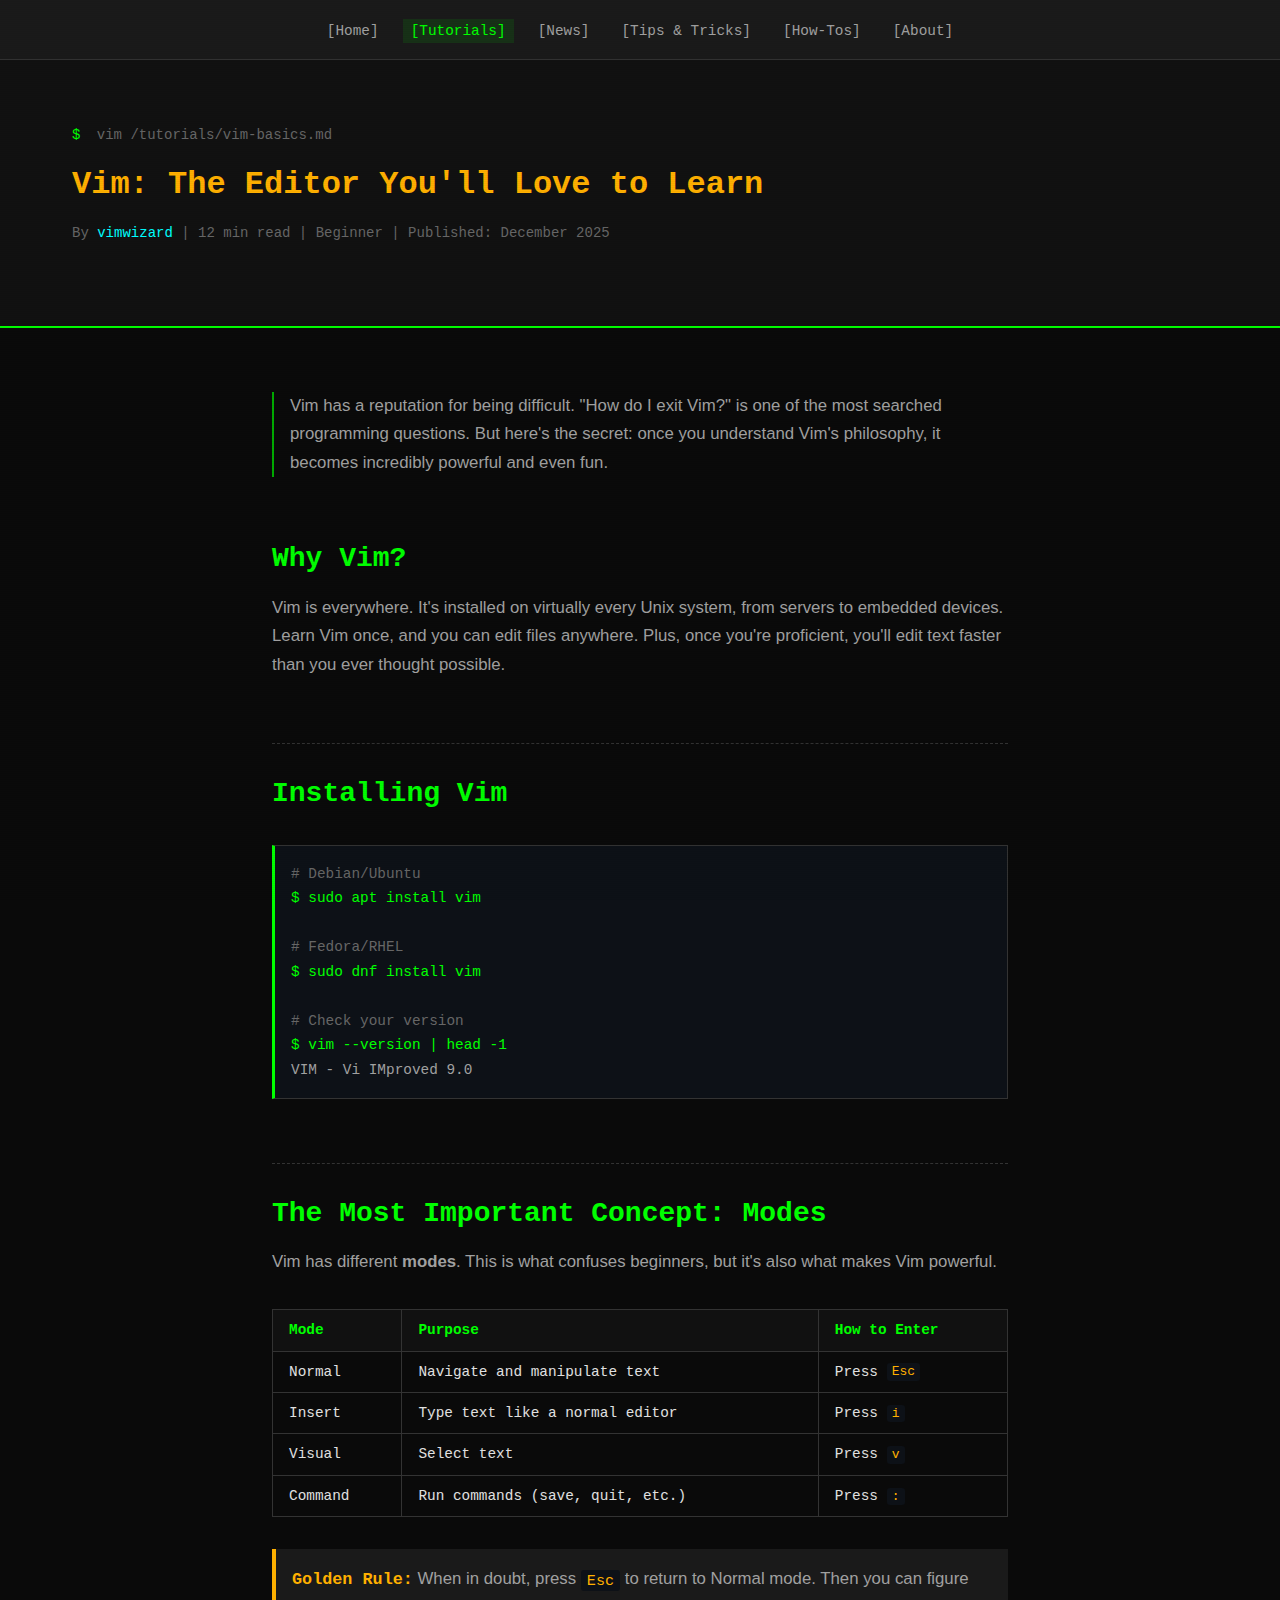
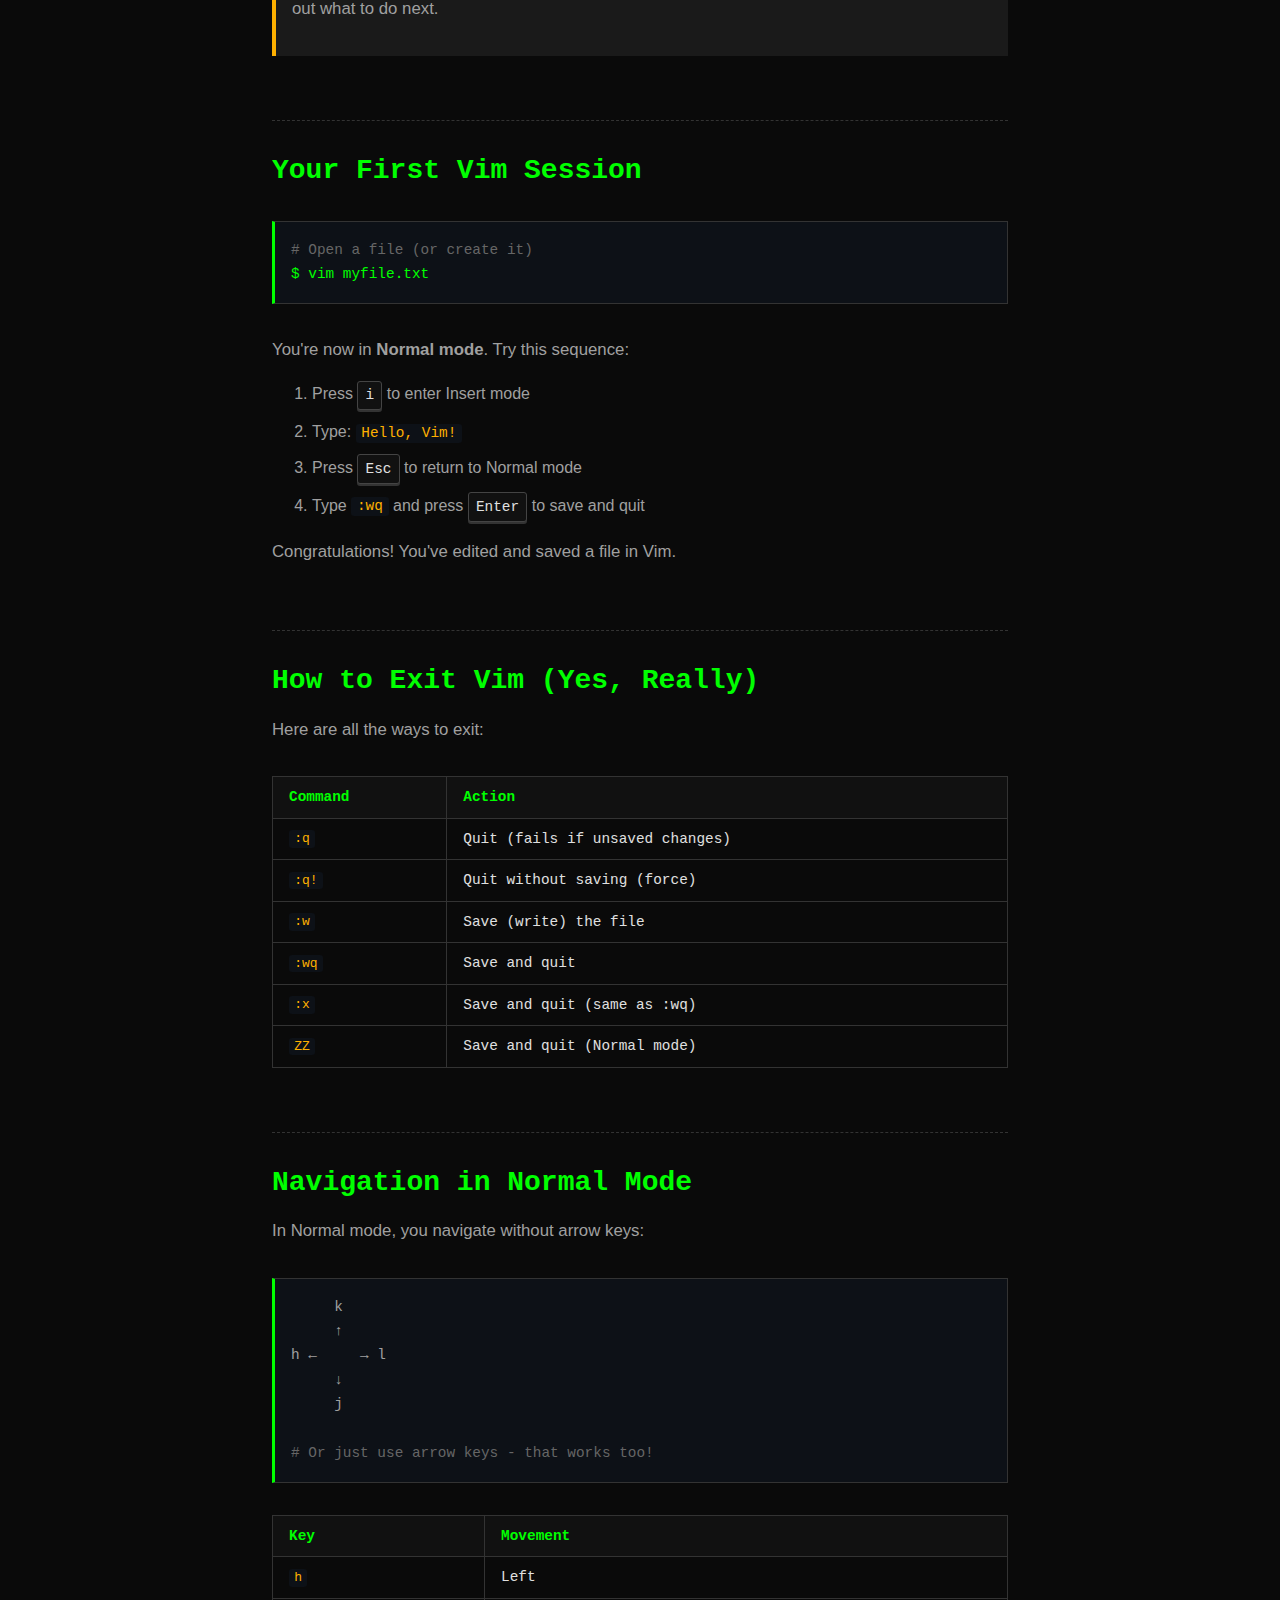
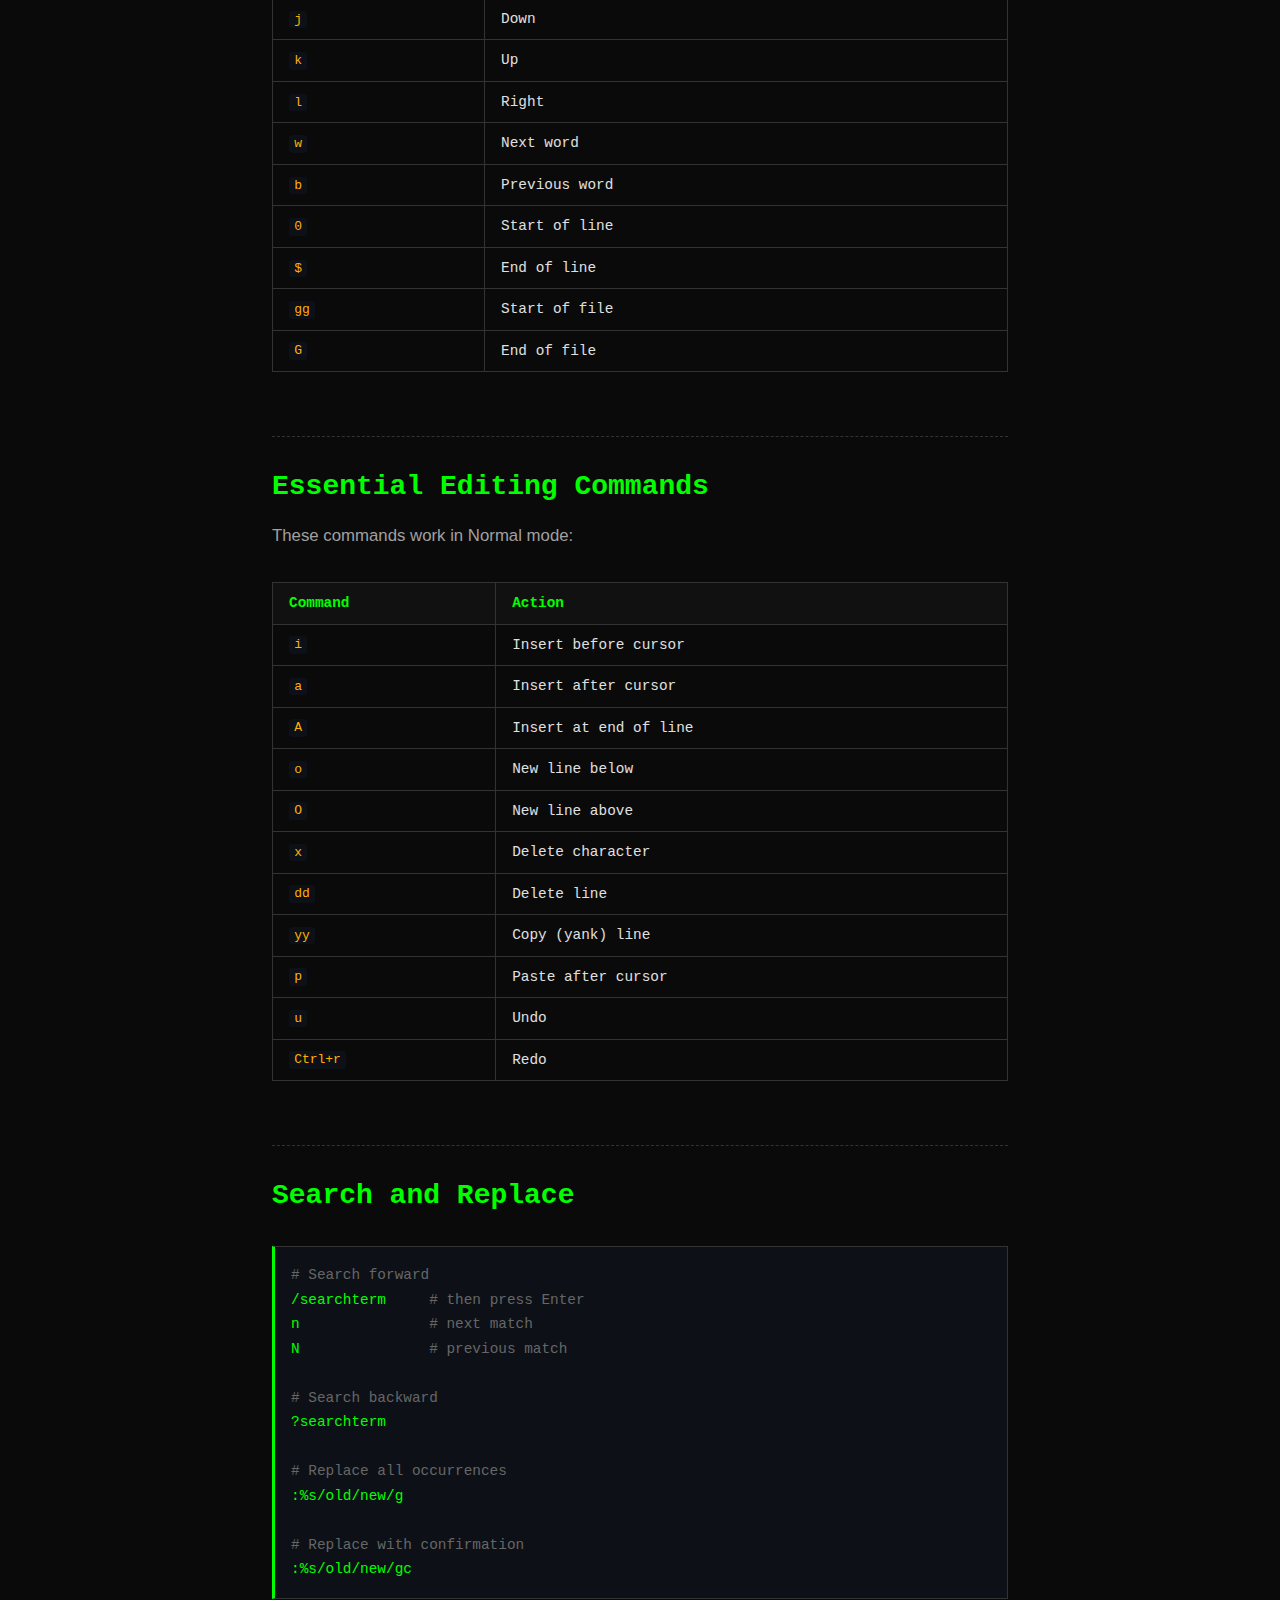
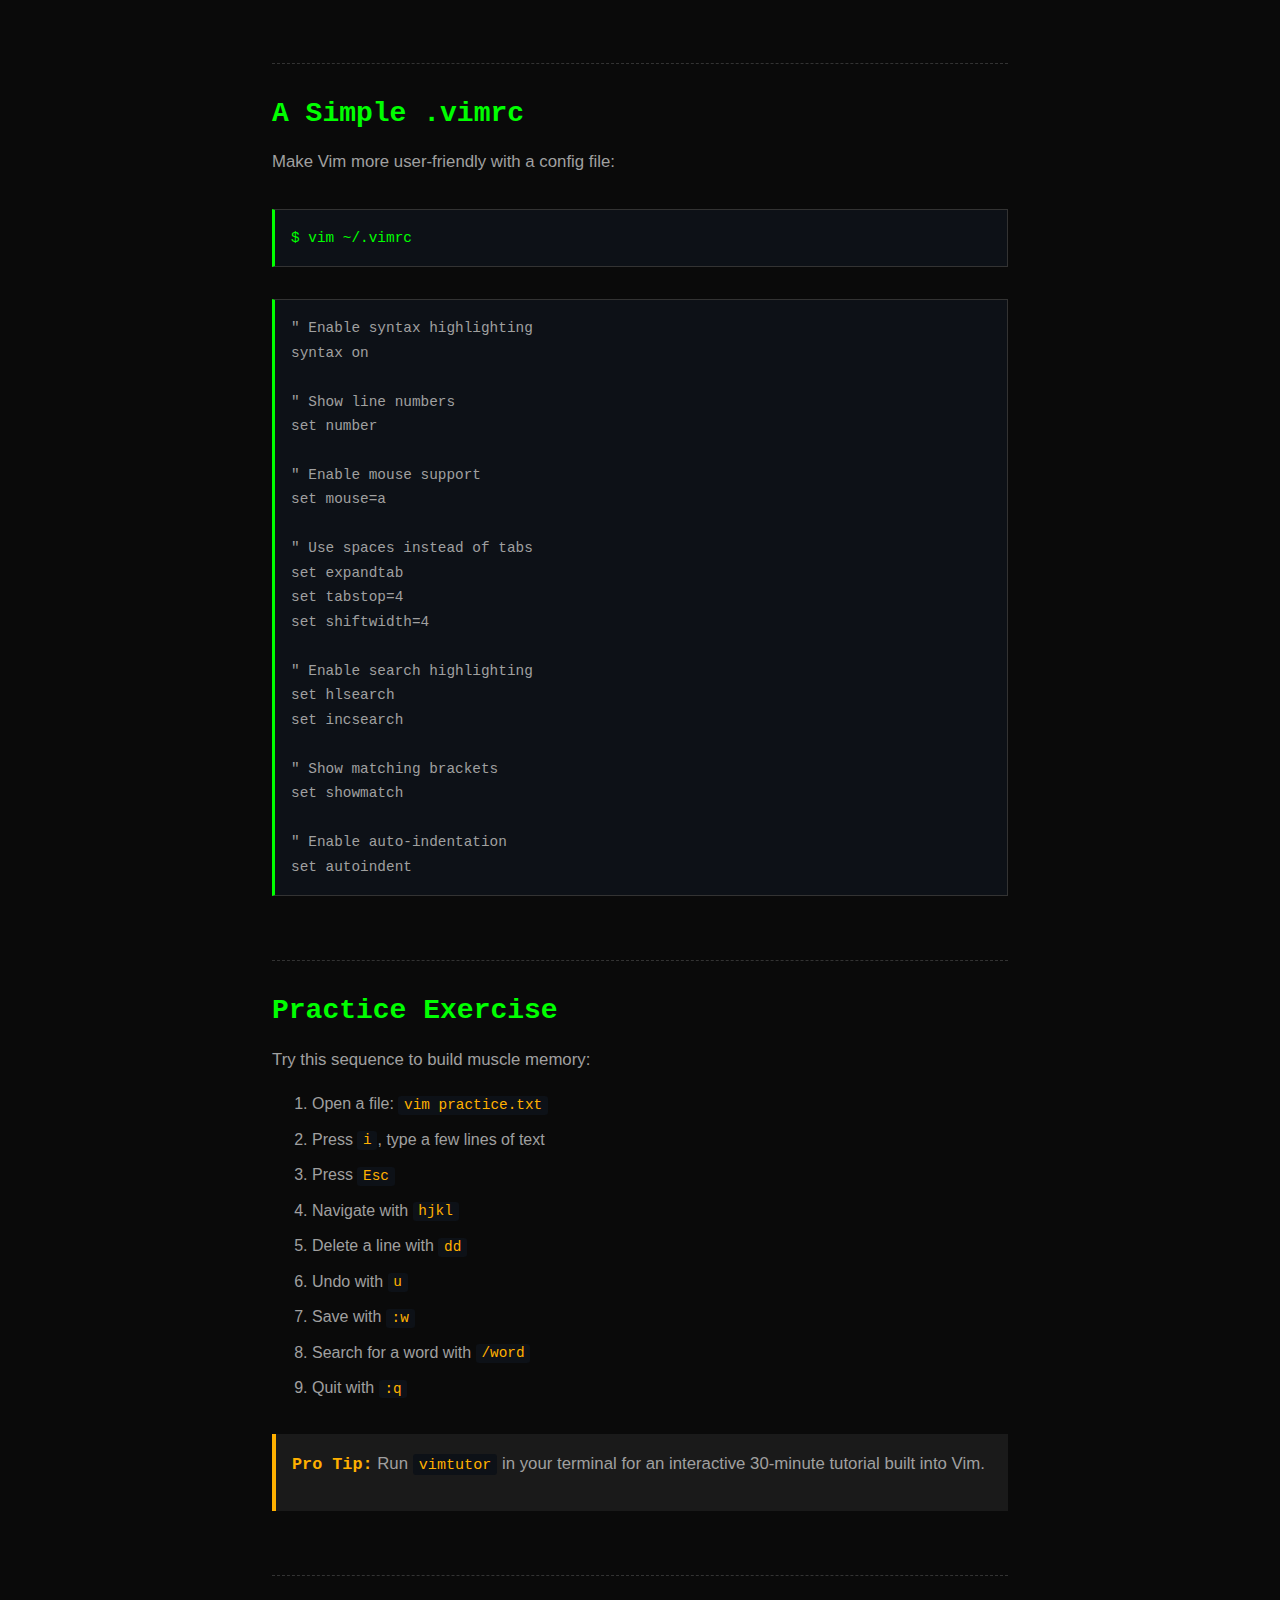
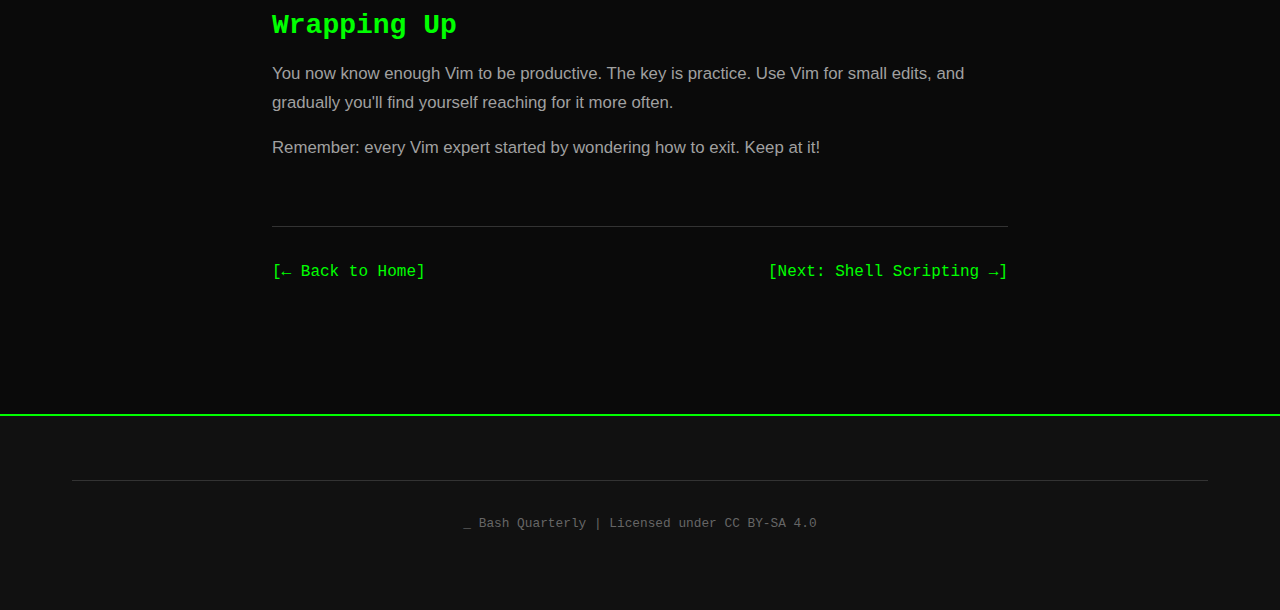
<file: articles/vim.html>
<!DOCTYPE html>
<html lang="en">
<head>
    <meta charset="UTF-8">
    <meta name="viewport" content="width=device-width, initial-scale=1.0">
    <meta name="description" content="Learn Vim from scratch. A gentle introduction to the legendary text editor.">
    <title>Vim: The Editor You'll Love to Learn | Bash Quarterly</title>
    <link rel="stylesheet" href="../styles.css">
    <link rel="stylesheet" href="article.css">
</head>
<body>
    <nav class="main-nav">
        <div class="container">
            <ul class="nav-list">
                <li><a href="../index.html">[Home]</a></li>
                <li><a href="../index.html#tutorials" class="active">[Tutorials]</a></li>
                <li><a href="../index.html#news">[News]</a></li>
                <li><a href="../index.html#tips">[Tips & Tricks]</a></li>
                <li><a href="../index.html#howto">[How-Tos]</a></li>
                <li><a href="../index.html#about">[About]</a></li>
            </ul>
        </div>
    </nav>

    <header class="article-header">
        <div class="container">
            <p class="article-meta">
                <span class="prompt">$</span> vim /tutorials/vim-basics.md
            </p>
            <h1>Vim: The Editor You'll Love to Learn</h1>
            <p class="article-meta">
                By <span class="author">vimwizard</span> |
                12 min read |
                Beginner |
                Published: December 2025
            </p>
        </div>
    </header>

    <main class="article-body">
        <p class="article-excerpt">
            Vim has a reputation for being difficult. "How do I exit Vim?" is one of the
            most searched programming questions. But here's the secret: once you understand
            Vim's philosophy, it becomes incredibly powerful and even fun.
        </p>

        <h2>Why Vim?</h2>

        <p>
            Vim is everywhere. It's installed on virtually every Unix system, from servers
            to embedded devices. Learn Vim once, and you can edit files anywhere. Plus,
            once you're proficient, you'll edit text faster than you ever thought possible.
        </p>

        <h2>Installing Vim</h2>

        <div class="code-block">
            <code><span class="comment"># Debian/Ubuntu</span>
<span class="command">$ sudo apt install vim</span>

<span class="comment"># Fedora/RHEL</span>
<span class="command">$ sudo dnf install vim</span>

<span class="comment"># Check your version</span>
<span class="command">$ vim --version | head -1</span>
<span class="output">VIM - Vi IMproved 9.0</span></code>
        </div>

        <h2>The Most Important Concept: Modes</h2>

        <p>
            Vim has different <strong>modes</strong>. This is what confuses beginners,
            but it's also what makes Vim powerful.
        </p>

        <table>
            <tr>
                <th>Mode</th>
                <th>Purpose</th>
                <th>How to Enter</th>
            </tr>
            <tr>
                <td>Normal</td>
                <td>Navigate and manipulate text</td>
                <td>Press <code>Esc</code></td>
            </tr>
            <tr>
                <td>Insert</td>
                <td>Type text like a normal editor</td>
                <td>Press <code>i</code></td>
            </tr>
            <tr>
                <td>Visual</td>
                <td>Select text</td>
                <td>Press <code>v</code></td>
            </tr>
            <tr>
                <td>Command</td>
                <td>Run commands (save, quit, etc.)</td>
                <td>Press <code>:</code></td>
            </tr>
        </table>

        <div class="tip-box">
            <p><strong>Golden Rule:</strong> When in doubt, press <code>Esc</code> to return
            to Normal mode. Then you can figure out what to do next.</p>
        </div>

        <h2>Your First Vim Session</h2>

        <div class="code-block">
            <code><span class="comment"># Open a file (or create it)</span>
<span class="command">$ vim myfile.txt</span></code>
        </div>

        <p>You're now in <strong>Normal mode</strong>. Try this sequence:</p>

        <ol>
            <li>Press <span class="keyboard-key">i</span> to enter Insert mode</li>
            <li>Type: <code>Hello, Vim!</code></li>
            <li>Press <span class="keyboard-key">Esc</span> to return to Normal mode</li>
            <li>Type <code>:wq</code> and press <span class="keyboard-key">Enter</span> to save and quit</li>
        </ol>

        <p>Congratulations! You've edited and saved a file in Vim.</p>

        <h2>How to Exit Vim (Yes, Really)</h2>

        <p>Here are all the ways to exit:</p>

        <table>
            <tr>
                <th>Command</th>
                <th>Action</th>
            </tr>
            <tr>
                <td><code>:q</code></td>
                <td>Quit (fails if unsaved changes)</td>
            </tr>
            <tr>
                <td><code>:q!</code></td>
                <td>Quit without saving (force)</td>
            </tr>
            <tr>
                <td><code>:w</code></td>
                <td>Save (write) the file</td>
            </tr>
            <tr>
                <td><code>:wq</code></td>
                <td>Save and quit</td>
            </tr>
            <tr>
                <td><code>:x</code></td>
                <td>Save and quit (same as :wq)</td>
            </tr>
            <tr>
                <td><code>ZZ</code></td>
                <td>Save and quit (Normal mode)</td>
            </tr>
        </table>

        <h2>Navigation in Normal Mode</h2>

        <p>In Normal mode, you navigate without arrow keys:</p>

        <div class="code-block">
            <code><span class="output">     k
     ↑
h ←     → l
     ↓
     j</span>

<span class="comment"># Or just use arrow keys - that works too!</span></code>
        </div>

        <table>
            <tr>
                <th>Key</th>
                <th>Movement</th>
            </tr>
            <tr><td><code>h</code></td><td>Left</td></tr>
            <tr><td><code>j</code></td><td>Down</td></tr>
            <tr><td><code>k</code></td><td>Up</td></tr>
            <tr><td><code>l</code></td><td>Right</td></tr>
            <tr><td><code>w</code></td><td>Next word</td></tr>
            <tr><td><code>b</code></td><td>Previous word</td></tr>
            <tr><td><code>0</code></td><td>Start of line</td></tr>
            <tr><td><code>$</code></td><td>End of line</td></tr>
            <tr><td><code>gg</code></td><td>Start of file</td></tr>
            <tr><td><code>G</code></td><td>End of file</td></tr>
        </table>

        <h2>Essential Editing Commands</h2>

        <p>These commands work in Normal mode:</p>

        <table>
            <tr>
                <th>Command</th>
                <th>Action</th>
            </tr>
            <tr><td><code>i</code></td><td>Insert before cursor</td></tr>
            <tr><td><code>a</code></td><td>Insert after cursor</td></tr>
            <tr><td><code>A</code></td><td>Insert at end of line</td></tr>
            <tr><td><code>o</code></td><td>New line below</td></tr>
            <tr><td><code>O</code></td><td>New line above</td></tr>
            <tr><td><code>x</code></td><td>Delete character</td></tr>
            <tr><td><code>dd</code></td><td>Delete line</td></tr>
            <tr><td><code>yy</code></td><td>Copy (yank) line</td></tr>
            <tr><td><code>p</code></td><td>Paste after cursor</td></tr>
            <tr><td><code>u</code></td><td>Undo</td></tr>
            <tr><td><code>Ctrl+r</code></td><td>Redo</td></tr>
        </table>

        <h2>Search and Replace</h2>

        <div class="code-block">
            <code><span class="comment"># Search forward</span>
<span class="command">/searchterm</span>     <span class="comment"># then press Enter</span>
<span class="command">n</span>               <span class="comment"># next match</span>
<span class="command">N</span>               <span class="comment"># previous match</span>

<span class="comment"># Search backward</span>
<span class="command">?searchterm</span>

<span class="comment"># Replace all occurrences</span>
<span class="command">:%s/old/new/g</span>

<span class="comment"># Replace with confirmation</span>
<span class="command">:%s/old/new/gc</span></code>
        </div>

        <h2>A Simple .vimrc</h2>

        <p>Make Vim more user-friendly with a config file:</p>

        <div class="code-block">
            <code><span class="command">$ vim ~/.vimrc</span></code>
        </div>

        <div class="code-block">
            <code><span class="output">" Enable syntax highlighting
syntax on

" Show line numbers
set number

" Enable mouse support
set mouse=a

" Use spaces instead of tabs
set expandtab
set tabstop=4
set shiftwidth=4

" Enable search highlighting
set hlsearch
set incsearch

" Show matching brackets
set showmatch

" Enable auto-indentation
set autoindent</span></code>
        </div>

        <h2>Practice Exercise</h2>

        <p>Try this sequence to build muscle memory:</p>

        <ol>
            <li>Open a file: <code>vim practice.txt</code></li>
            <li>Press <code>i</code>, type a few lines of text</li>
            <li>Press <code>Esc</code></li>
            <li>Navigate with <code>hjkl</code></li>
            <li>Delete a line with <code>dd</code></li>
            <li>Undo with <code>u</code></li>
            <li>Save with <code>:w</code></li>
            <li>Search for a word with <code>/word</code></li>
            <li>Quit with <code>:q</code></li>
        </ol>

        <div class="tip-box">
            <p><strong>Pro Tip:</strong> Run <code>vimtutor</code> in your terminal for an
            interactive 30-minute tutorial built into Vim.</p>
        </div>

        <h2>Wrapping Up</h2>

        <p>
            You now know enough Vim to be productive. The key is practice. Use Vim for
            small edits, and gradually you'll find yourself reaching for it more often.
        </p>

        <p>
            Remember: every Vim expert started by wondering how to exit. Keep at it!
        </p>

        <nav class="article-nav">
            <a href="../index.html">[← Back to Home]</a>
            <a href="shell-scripting.html">[Next: Shell Scripting →]</a>
        </nav>
    </main>

    <footer class="site-footer">
        <div class="container">
            <div class="footer-bottom">
                <p>
                    <span class="blink">_</span>
                    Bash Quarterly |
                    Licensed under CC BY-SA 4.0
                </p>
            </div>
        </div>
    </footer>
</body>
</html>
</file>
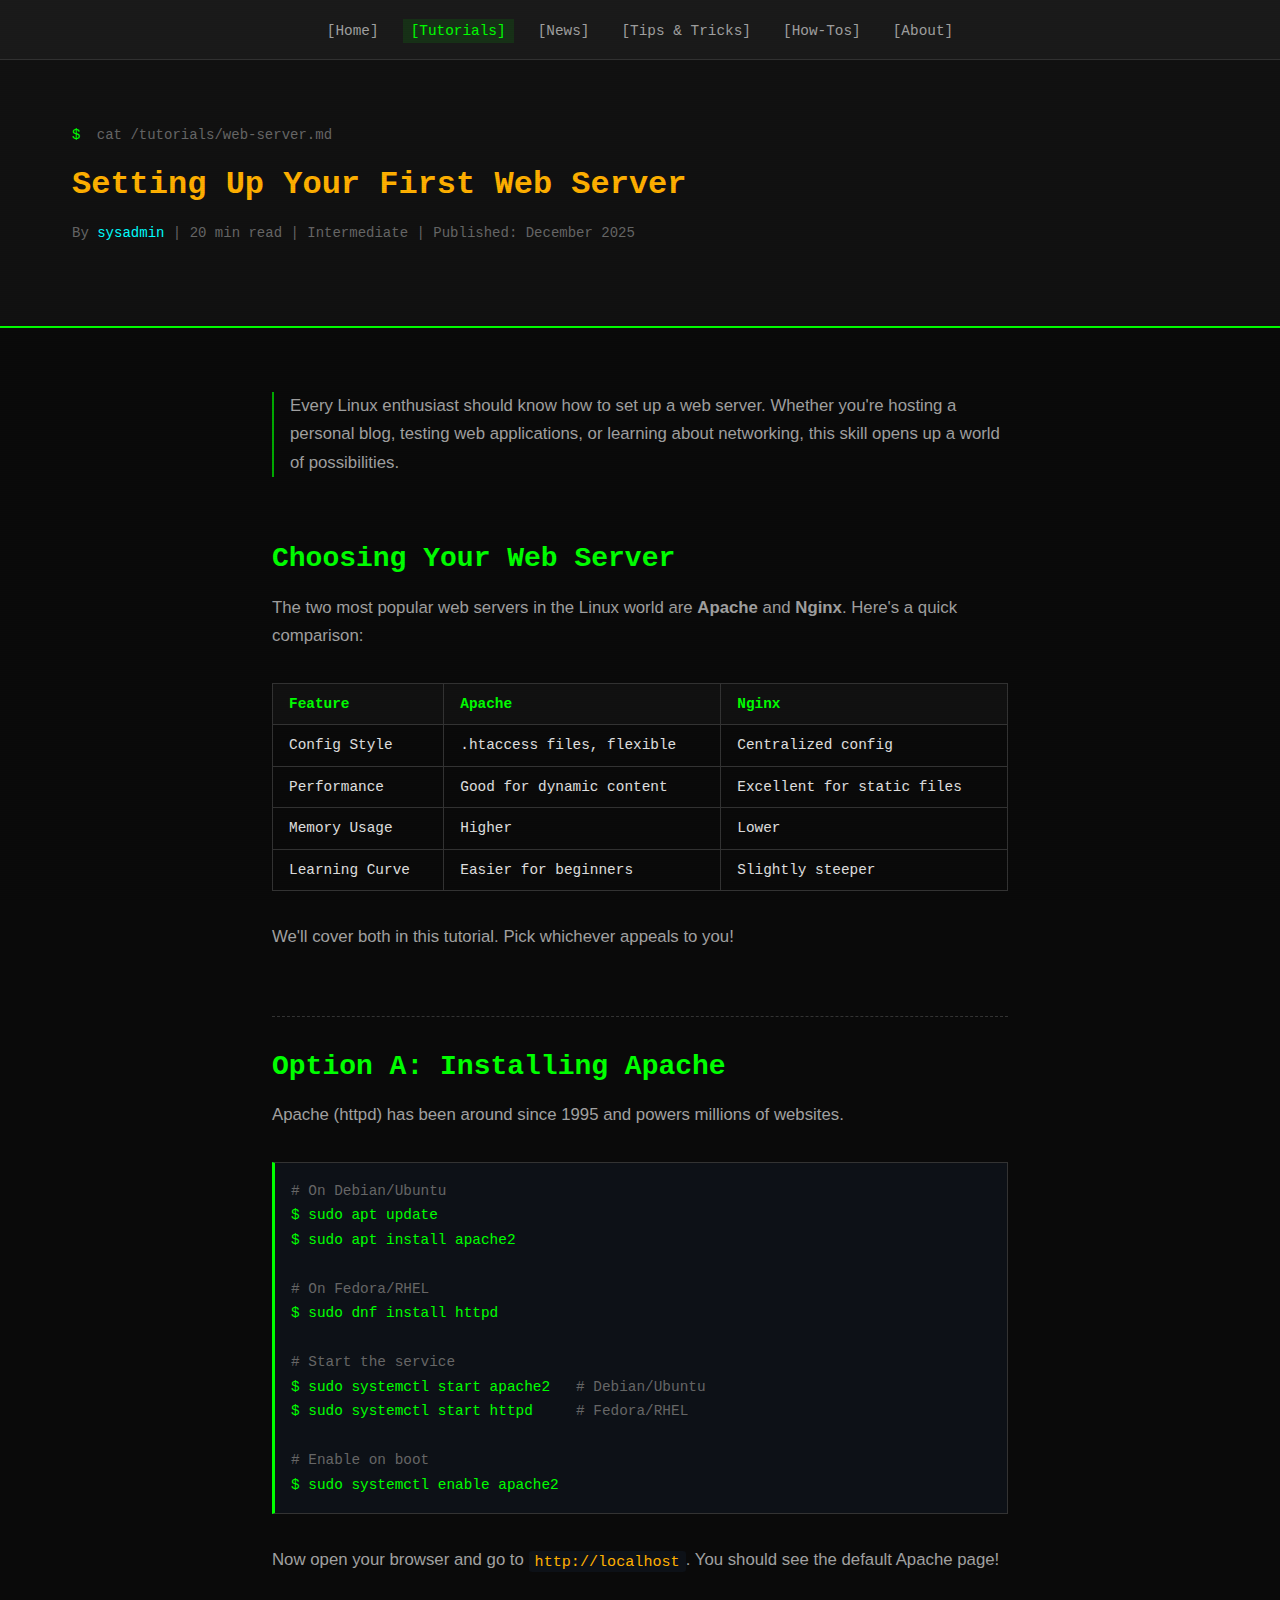
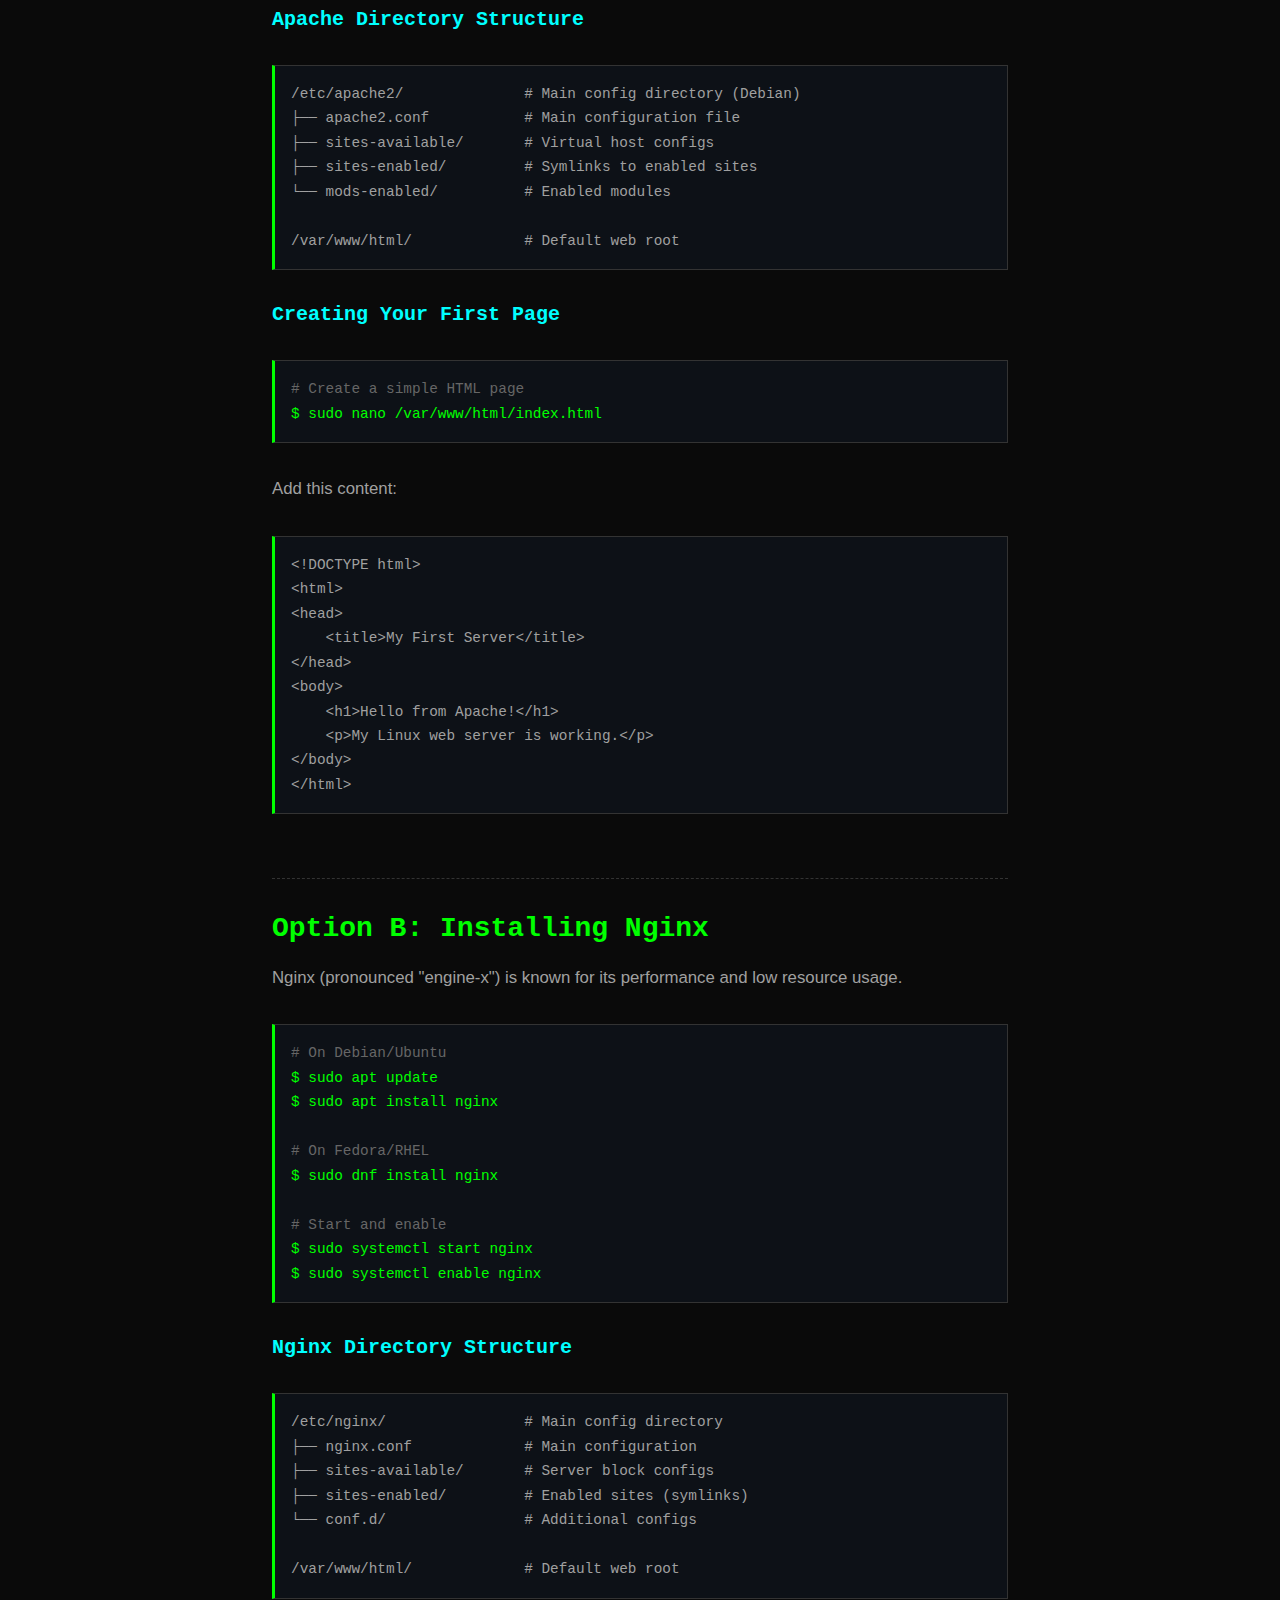
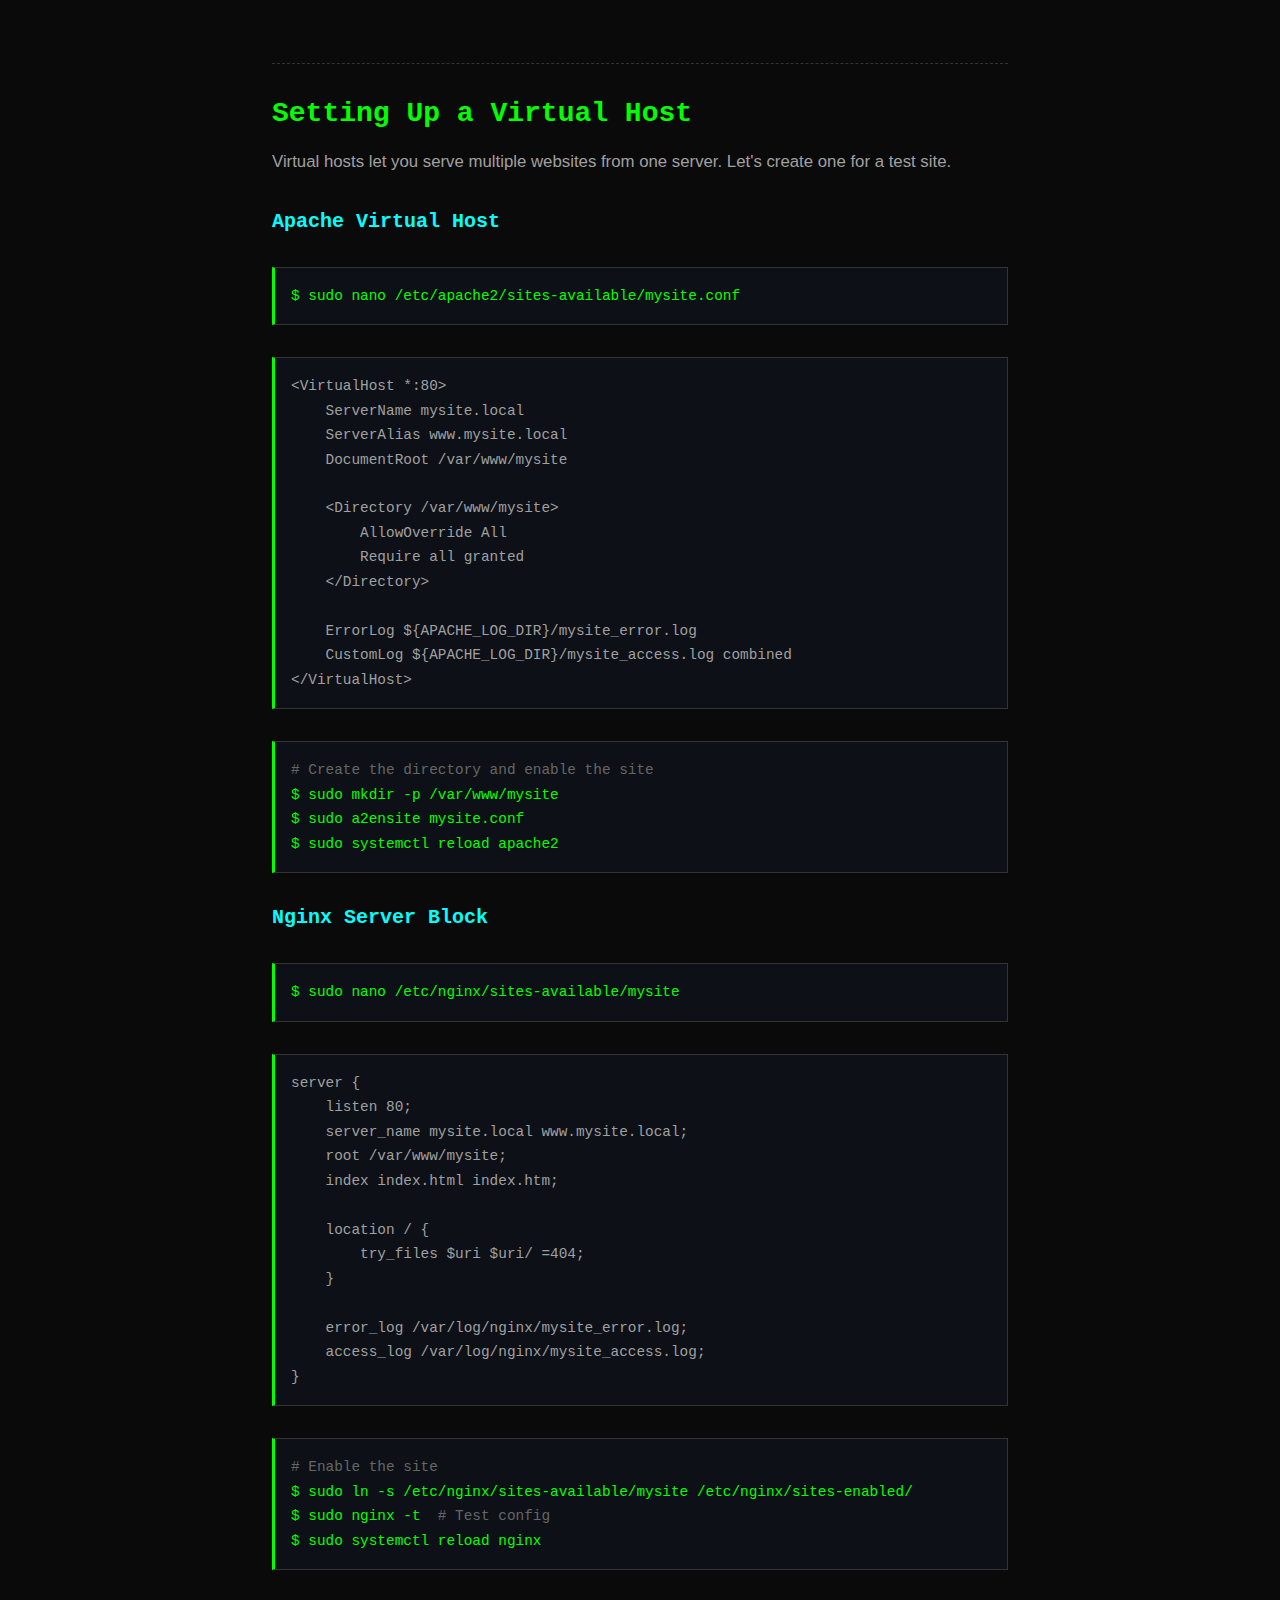
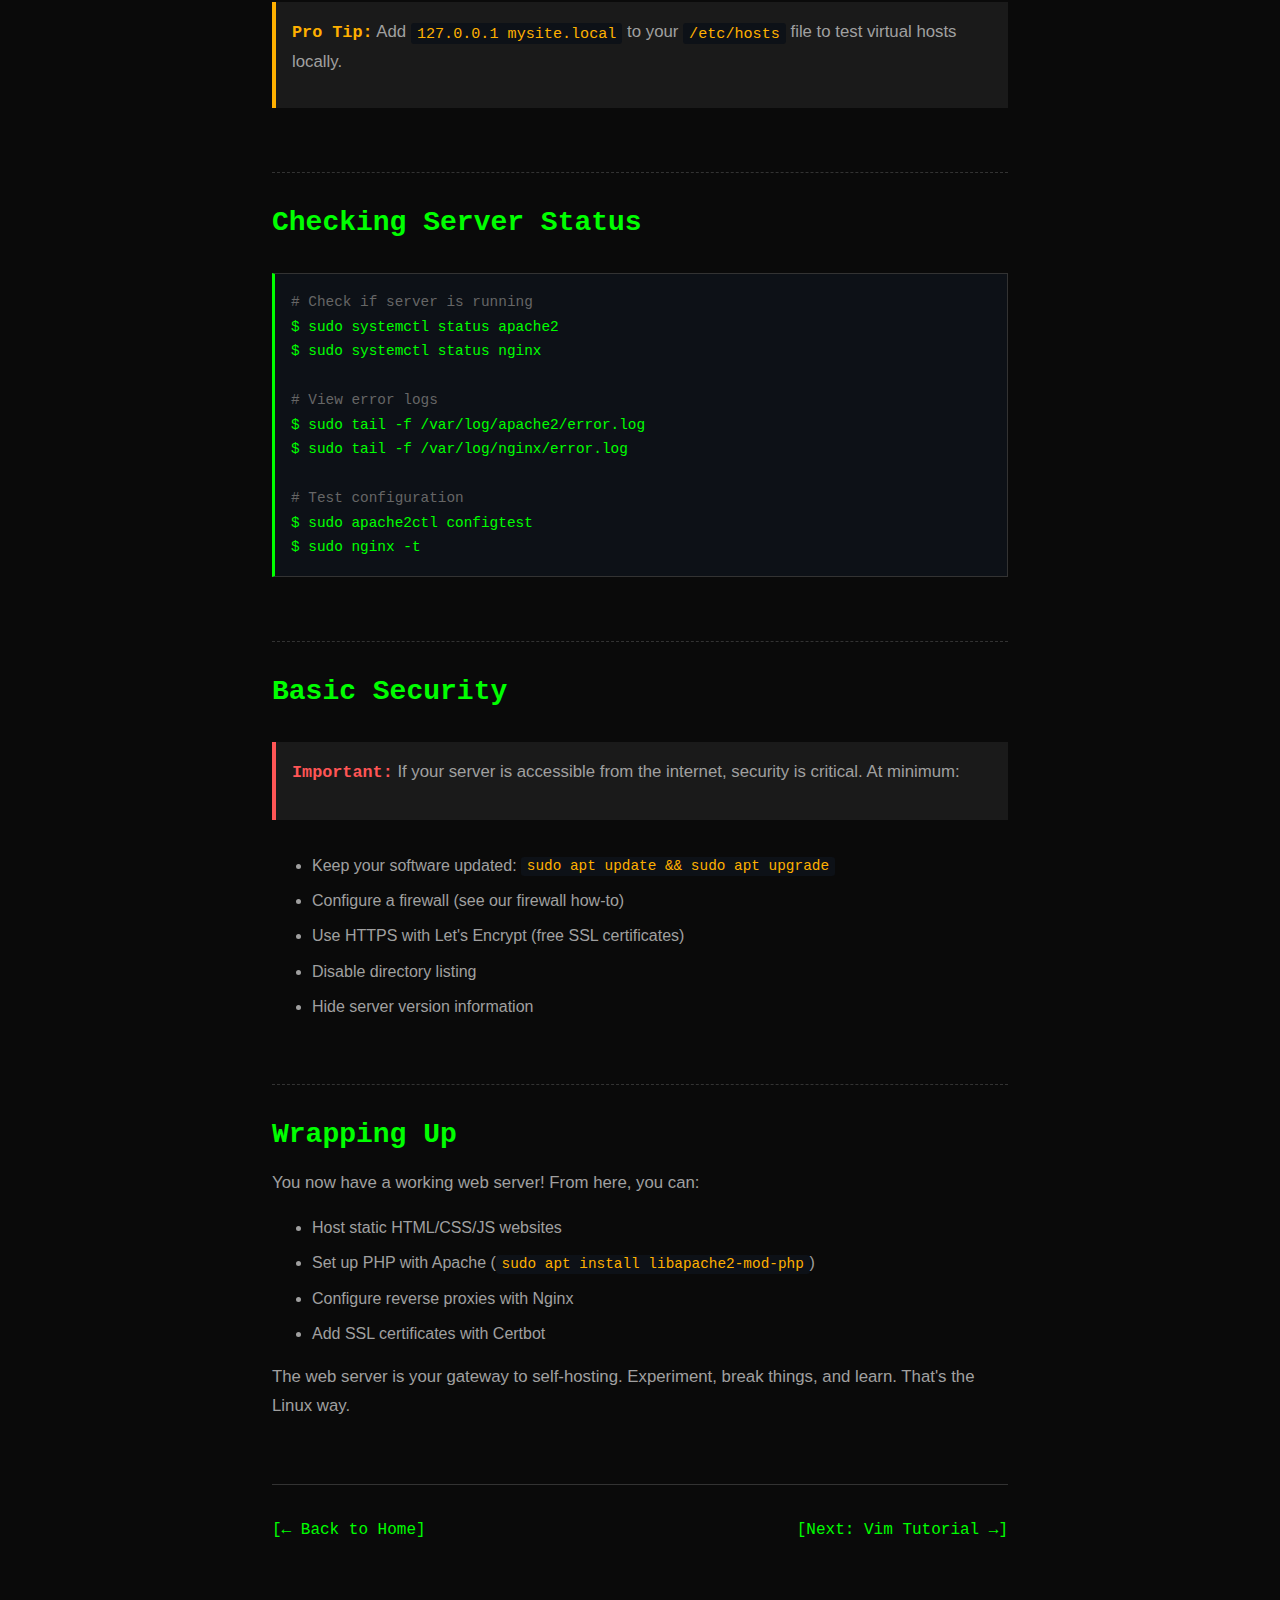
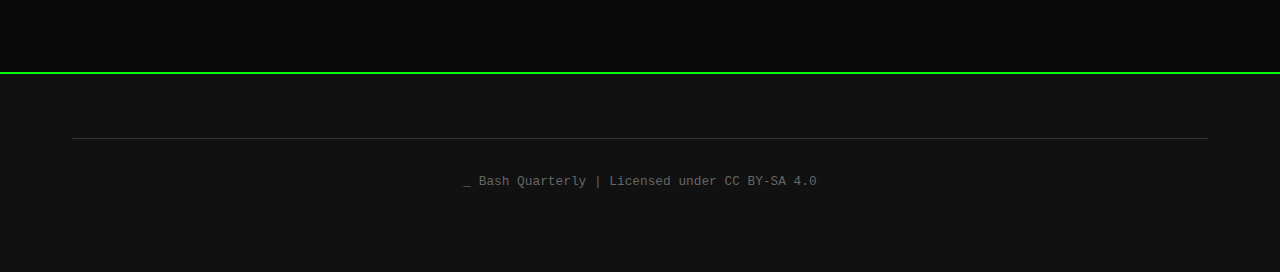
<file: articles/web-server.html>
<!DOCTYPE html>
<html lang="en">
<head>
    <meta charset="UTF-8">
    <meta name="viewport" content="width=device-width, initial-scale=1.0">
    <meta name="description" content="Learn to set up Apache or Nginx web server on Linux. Step-by-step guide for beginners.">
    <title>Setting Up Your First Web Server | Bash Quarterly</title>
    <link rel="stylesheet" href="../styles.css">
    <link rel="stylesheet" href="article.css">
</head>
<body>
    <nav class="main-nav">
        <div class="container">
            <ul class="nav-list">
                <li><a href="../index.html">[Home]</a></li>
                <li><a href="../index.html#tutorials" class="active">[Tutorials]</a></li>
                <li><a href="../index.html#news">[News]</a></li>
                <li><a href="../index.html#tips">[Tips & Tricks]</a></li>
                <li><a href="../index.html#howto">[How-Tos]</a></li>
                <li><a href="../index.html#about">[About]</a></li>
            </ul>
        </div>
    </nav>

    <header class="article-header">
        <div class="container">
            <p class="article-meta">
                <span class="prompt">$</span> cat /tutorials/web-server.md
            </p>
            <h1>Setting Up Your First Web Server</h1>
            <p class="article-meta">
                By <span class="author">sysadmin</span> |
                20 min read |
                Intermediate |
                Published: December 2025
            </p>
        </div>
    </header>

    <main class="article-body">
        <p class="article-excerpt">
            Every Linux enthusiast should know how to set up a web server. Whether you're
            hosting a personal blog, testing web applications, or learning about networking,
            this skill opens up a world of possibilities.
        </p>

        <h2>Choosing Your Web Server</h2>

        <p>
            The two most popular web servers in the Linux world are <strong>Apache</strong>
            and <strong>Nginx</strong>. Here's a quick comparison:
        </p>

        <table>
            <tr>
                <th>Feature</th>
                <th>Apache</th>
                <th>Nginx</th>
            </tr>
            <tr>
                <td>Config Style</td>
                <td>.htaccess files, flexible</td>
                <td>Centralized config</td>
            </tr>
            <tr>
                <td>Performance</td>
                <td>Good for dynamic content</td>
                <td>Excellent for static files</td>
            </tr>
            <tr>
                <td>Memory Usage</td>
                <td>Higher</td>
                <td>Lower</td>
            </tr>
            <tr>
                <td>Learning Curve</td>
                <td>Easier for beginners</td>
                <td>Slightly steeper</td>
            </tr>
        </table>

        <p>We'll cover both in this tutorial. Pick whichever appeals to you!</p>

        <h2>Option A: Installing Apache</h2>

        <p>Apache (httpd) has been around since 1995 and powers millions of websites.</p>

        <div class="code-block">
            <code><span class="comment"># On Debian/Ubuntu</span>
<span class="command">$ sudo apt update</span>
<span class="command">$ sudo apt install apache2</span>

<span class="comment"># On Fedora/RHEL</span>
<span class="command">$ sudo dnf install httpd</span>

<span class="comment"># Start the service</span>
<span class="command">$ sudo systemctl start apache2</span>   <span class="comment"># Debian/Ubuntu</span>
<span class="command">$ sudo systemctl start httpd</span>     <span class="comment"># Fedora/RHEL</span>

<span class="comment"># Enable on boot</span>
<span class="command">$ sudo systemctl enable apache2</span></code>
        </div>

        <p>Now open your browser and go to <code>http://localhost</code>. You should see the default Apache page!</p>

        <h3>Apache Directory Structure</h3>

        <div class="code-block">
            <code><span class="output">/etc/apache2/              # Main config directory (Debian)
├── apache2.conf           # Main configuration file
├── sites-available/       # Virtual host configs
├── sites-enabled/         # Symlinks to enabled sites
└── mods-enabled/          # Enabled modules

/var/www/html/             # Default web root</span></code>
        </div>

        <h3>Creating Your First Page</h3>

        <div class="code-block">
            <code><span class="comment"># Create a simple HTML page</span>
<span class="command">$ sudo nano /var/www/html/index.html</span></code>
        </div>

        <p>Add this content:</p>

        <div class="code-block">
            <code><span class="output">&lt;!DOCTYPE html&gt;
&lt;html&gt;
&lt;head&gt;
    &lt;title&gt;My First Server&lt;/title&gt;
&lt;/head&gt;
&lt;body&gt;
    &lt;h1&gt;Hello from Apache!&lt;/h1&gt;
    &lt;p&gt;My Linux web server is working.&lt;/p&gt;
&lt;/body&gt;
&lt;/html&gt;</span></code>
        </div>

        <h2>Option B: Installing Nginx</h2>

        <p>Nginx (pronounced "engine-x") is known for its performance and low resource usage.</p>

        <div class="code-block">
            <code><span class="comment"># On Debian/Ubuntu</span>
<span class="command">$ sudo apt update</span>
<span class="command">$ sudo apt install nginx</span>

<span class="comment"># On Fedora/RHEL</span>
<span class="command">$ sudo dnf install nginx</span>

<span class="comment"># Start and enable</span>
<span class="command">$ sudo systemctl start nginx</span>
<span class="command">$ sudo systemctl enable nginx</span></code>
        </div>

        <h3>Nginx Directory Structure</h3>

        <div class="code-block">
            <code><span class="output">/etc/nginx/                # Main config directory
├── nginx.conf             # Main configuration
├── sites-available/       # Server block configs
├── sites-enabled/         # Enabled sites (symlinks)
└── conf.d/                # Additional configs

/var/www/html/             # Default web root</span></code>
        </div>

        <h2>Setting Up a Virtual Host</h2>

        <p>
            Virtual hosts let you serve multiple websites from one server. Let's create
            one for a test site.
        </p>

        <h3>Apache Virtual Host</h3>

        <div class="code-block">
            <code><span class="command">$ sudo nano /etc/apache2/sites-available/mysite.conf</span></code>
        </div>

        <div class="code-block">
            <code><span class="output">&lt;VirtualHost *:80&gt;
    ServerName mysite.local
    ServerAlias www.mysite.local
    DocumentRoot /var/www/mysite

    &lt;Directory /var/www/mysite&gt;
        AllowOverride All
        Require all granted
    &lt;/Directory&gt;

    ErrorLog ${APACHE_LOG_DIR}/mysite_error.log
    CustomLog ${APACHE_LOG_DIR}/mysite_access.log combined
&lt;/VirtualHost&gt;</span></code>
        </div>

        <div class="code-block">
            <code><span class="comment"># Create the directory and enable the site</span>
<span class="command">$ sudo mkdir -p /var/www/mysite</span>
<span class="command">$ sudo a2ensite mysite.conf</span>
<span class="command">$ sudo systemctl reload apache2</span></code>
        </div>

        <h3>Nginx Server Block</h3>

        <div class="code-block">
            <code><span class="command">$ sudo nano /etc/nginx/sites-available/mysite</span></code>
        </div>

        <div class="code-block">
            <code><span class="output">server {
    listen 80;
    server_name mysite.local www.mysite.local;
    root /var/www/mysite;
    index index.html index.htm;

    location / {
        try_files $uri $uri/ =404;
    }

    error_log /var/log/nginx/mysite_error.log;
    access_log /var/log/nginx/mysite_access.log;
}</span></code>
        </div>

        <div class="code-block">
            <code><span class="comment"># Enable the site</span>
<span class="command">$ sudo ln -s /etc/nginx/sites-available/mysite /etc/nginx/sites-enabled/</span>
<span class="command">$ sudo nginx -t</span>  <span class="comment"># Test config</span>
<span class="command">$ sudo systemctl reload nginx</span></code>
        </div>

        <div class="tip-box">
            <p><strong>Pro Tip:</strong> Add <code>127.0.0.1 mysite.local</code> to your
            <code>/etc/hosts</code> file to test virtual hosts locally.</p>
        </div>

        <h2>Checking Server Status</h2>

        <div class="code-block">
            <code><span class="comment"># Check if server is running</span>
<span class="command">$ sudo systemctl status apache2</span>
<span class="command">$ sudo systemctl status nginx</span>

<span class="comment"># View error logs</span>
<span class="command">$ sudo tail -f /var/log/apache2/error.log</span>
<span class="command">$ sudo tail -f /var/log/nginx/error.log</span>

<span class="comment"># Test configuration</span>
<span class="command">$ sudo apache2ctl configtest</span>
<span class="command">$ sudo nginx -t</span></code>
        </div>

        <h2>Basic Security</h2>

        <div class="warning-box">
            <p><strong>Important:</strong> If your server is accessible from the internet,
            security is critical. At minimum:</p>
        </div>

        <ul>
            <li>Keep your software updated: <code>sudo apt update && sudo apt upgrade</code></li>
            <li>Configure a firewall (see our firewall how-to)</li>
            <li>Use HTTPS with Let's Encrypt (free SSL certificates)</li>
            <li>Disable directory listing</li>
            <li>Hide server version information</li>
        </ul>

        <h2>Wrapping Up</h2>

        <p>
            You now have a working web server! From here, you can:
        </p>

        <ul>
            <li>Host static HTML/CSS/JS websites</li>
            <li>Set up PHP with Apache (<code>sudo apt install libapache2-mod-php</code>)</li>
            <li>Configure reverse proxies with Nginx</li>
            <li>Add SSL certificates with Certbot</li>
        </ul>

        <p>
            The web server is your gateway to self-hosting. Experiment, break things,
            and learn. That's the Linux way.
        </p>

        <nav class="article-nav">
            <a href="../index.html">[← Back to Home]</a>
            <a href="vim.html">[Next: Vim Tutorial →]</a>
        </nav>
    </main>

    <footer class="site-footer">
        <div class="container">
            <div class="footer-bottom">
                <p>
                    <span class="blink">_</span>
                    Bash Quarterly |
                    Licensed under CC BY-SA 4.0
                </p>
            </div>
        </div>
    </footer>
</body>
</html>
</file>
<file: styles.css>
/* ==========================================================================
   Terminal Magazine - Retro Linux Magazine Styles
   Clean retro aesthetic with terminal-inspired design
   ========================================================================== */

/* CSS Custom Properties */
:root {
    /* Terminal-inspired colors */
    --bg-primary: #0a0a0a;
    --bg-secondary: #111111;
    --bg-card: #1a1a1a;
    --bg-code: #0d1117;

    --text-primary: #e0e0e0;
    --text-secondary: #a0a0a0;
    --text-muted: #666666;

    --accent-green: #00ff00;
    --accent-green-dim: #00aa00;
    --accent-amber: #ffb000;
    --accent-cyan: #00ffff;
    --accent-red: #ff5555;

    --border-color: #333333;
    --border-bright: #444444;

    /* Typography */
    --font-mono: 'SF Mono', 'Fira Code', 'Cascadia Code', 'IBM Plex Mono', Consolas, monospace;
    --font-sans: 'IBM Plex Sans', -apple-system, BlinkMacSystemFont, sans-serif;

    /* Spacing */
    --space-xs: 0.25rem;
    --space-sm: 0.5rem;
    --space-md: 1rem;
    --space-lg: 2rem;
    --space-xl: 4rem;

    /* Layout */
    --max-width: 1200px;
    --border-radius: 4px;
}

/* Reset & Base */
*, *::before, *::after {
    box-sizing: border-box;
}

html {
    font-size: 16px;
    scroll-behavior: smooth;
}

body {
    margin: 0;
    padding: 0;
    font-family: var(--font-sans);
    font-size: 1rem;
    line-height: 1.7;
    color: var(--text-primary);
    background-color: var(--bg-primary);
    -webkit-font-smoothing: antialiased;
}

/* Scanline effect (subtle) */
body::before {
    content: "";
    position: fixed;
    top: 0;
    left: 0;
    width: 100%;
    height: 100%;
    pointer-events: none;
    background: repeating-linear-gradient(
        0deg,
        rgba(0, 0, 0, 0.1) 0px,
        rgba(0, 0, 0, 0.1) 1px,
        transparent 1px,
        transparent 2px
    );
    z-index: 1000;
    opacity: 0.3;
}

/* Container */
.container {
    max-width: var(--max-width);
    margin: 0 auto;
    padding: 0 var(--space-lg);
}

/* Typography */
h1, h2, h3, h4 {
    font-family: var(--font-mono);
    font-weight: 600;
    line-height: 1.3;
    margin: 0 0 var(--space-md);
}

h2 { font-size: 1.75rem; }
h3 { font-size: 1.25rem; }
h4 { font-size: 1rem; }

p {
    margin: 0 0 var(--space-md);
}

a {
    color: var(--accent-green);
    text-decoration: none;
    transition: color 0.2s ease;
}

a:hover {
    color: var(--accent-green-dim);
    text-decoration: underline;
}

code {
    font-family: var(--font-mono);
    font-size: 0.9em;
    background-color: var(--bg-code);
    padding: 0.1em 0.4em;
    border-radius: 3px;
    color: var(--accent-amber);
}

pre {
    font-family: var(--font-mono);
    margin: 0;
    overflow-x: auto;
}

/* ==========================================================================
   Masthead
   ========================================================================== */
.masthead {
    background-color: var(--bg-secondary);
    border-bottom: 2px solid var(--accent-green);
    padding: var(--space-lg) 0;
    text-align: center;
}

.ascii-logo {
    font-family: var(--font-mono);
    font-size: 0.6rem;
    color: var(--accent-green);
    margin: 0 0 var(--space-md);
    line-height: 1.2;
    text-shadow: 0 0 10px rgba(0, 255, 0, 0.3);
}

@media (min-width: 768px) {
    .ascii-logo {
        font-size: 0.75rem;
    }
}

.tagline {
    font-family: var(--font-mono);
    font-size: 1.25rem;
    color: var(--text-secondary);
    margin: 0 0 var(--space-sm);
}

.issue-info {
    font-family: var(--font-mono);
    font-size: 0.875rem;
    color: var(--text-muted);
    margin: 0;
}

/* ==========================================================================
   Navigation
   ========================================================================== */
.main-nav {
    background-color: var(--bg-card);
    border-bottom: 1px solid var(--border-color);
    padding: var(--space-md) 0;
    position: sticky;
    top: 0;
    z-index: 100;
}

.nav-list {
    list-style: none;
    margin: 0;
    padding: 0;
    display: flex;
    flex-wrap: wrap;
    justify-content: center;
    gap: var(--space-sm) var(--space-md);
}

.nav-list a {
    font-family: var(--font-mono);
    font-size: 0.9rem;
    color: var(--text-secondary);
    padding: var(--space-xs) var(--space-sm);
    transition: all 0.2s ease;
}

.nav-list a:hover,
.nav-list a.active {
    color: var(--accent-green);
    text-decoration: none;
    background-color: rgba(0, 255, 0, 0.1);
}

/* ==========================================================================
   Section Headers
   ========================================================================== */
.section-header {
    font-family: var(--font-mono);
    font-size: 0.9rem;
    color: var(--text-muted);
    background-color: var(--bg-secondary);
    padding: var(--space-sm) var(--space-md);
    margin-bottom: var(--space-md);
    border-left: 3px solid var(--accent-green);
}

.prompt {
    color: var(--accent-green);
    margin-right: var(--space-sm);
}

/* ==========================================================================
   Featured Article
   ========================================================================== */
.featured {
    margin: var(--space-xl) 0;
}

.featured-article {
    background-color: var(--bg-card);
    border: 1px solid var(--border-color);
    padding: var(--space-lg);
}

.featured-article h2 {
    color: var(--accent-amber);
    margin-bottom: var(--space-sm);
}

.article-meta {
    font-family: var(--font-mono);
    font-size: 0.875rem;
    color: var(--text-muted);
    margin-bottom: var(--space-md);
}

.author {
    color: var(--accent-cyan);
}

.article-excerpt {
    font-size: 1.1rem;
    color: var(--text-secondary);
    border-left: 2px solid var(--accent-green-dim);
    padding-left: var(--space-md);
    margin-bottom: var(--space-lg);
}

.code-preview {
    background-color: var(--bg-code);
    border: 1px solid var(--border-color);
    padding: var(--space-md);
    margin-bottom: var(--space-lg);
    overflow-x: auto;
}

.code-preview code {
    background: none;
    padding: 0;
    color: var(--text-primary);
}

.read-more {
    font-family: var(--font-mono);
    font-size: 0.9rem;
    display: inline-block;
    padding: var(--space-sm) var(--space-md);
    background-color: transparent;
    border: 1px solid var(--accent-green);
    color: var(--accent-green);
    transition: all 0.2s ease;
}

.read-more:hover {
    background-color: var(--accent-green);
    color: var(--bg-primary);
    text-decoration: none;
}

/* ==========================================================================
   Two Column Layout
   ========================================================================== */
.two-column {
    display: grid;
    grid-template-columns: 1fr;
    gap: var(--space-xl);
    margin: var(--space-xl) 0;
}

@media (min-width: 768px) {
    .two-column {
        grid-template-columns: 1fr 1fr;
    }
}

.column {
    min-width: 0;
}

/* Article Cards */
.article-card {
    background-color: var(--bg-card);
    border: 1px solid var(--border-color);
    padding: var(--space-md);
    margin-bottom: var(--space-md);
    transition: border-color 0.2s ease;
}

.article-card:hover {
    border-color: var(--accent-green-dim);
}

.article-card h3 {
    font-size: 1.1rem;
    color: var(--text-primary);
    margin-bottom: var(--space-xs);
}

.article-card p {
    font-size: 0.95rem;
    color: var(--text-secondary);
    margin-bottom: var(--space-sm);
}

.article-card .read-more {
    font-size: 0.8rem;
    padding: var(--space-xs) var(--space-sm);
    border: none;
    background: none;
}

/* News Items */
.news-item {
    border-bottom: 1px dashed var(--border-color);
    padding-bottom: var(--space-md);
    margin-bottom: var(--space-md);
}

.news-item:last-child {
    border-bottom: none;
}

.news-date {
    font-family: var(--font-mono);
    font-size: 0.8rem;
    color: var(--accent-amber);
    display: block;
    margin-bottom: var(--space-xs);
}

.news-item h4 {
    font-size: 1rem;
    color: var(--text-primary);
    margin-bottom: var(--space-xs);
}

.news-item p {
    font-size: 0.9rem;
    color: var(--text-secondary);
    margin: 0;
}

/* ==========================================================================
   Tips Section
   ========================================================================== */
.tips-section {
    margin: var(--space-xl) 0;
}

.tips-grid {
    display: grid;
    grid-template-columns: repeat(auto-fit, minmax(280px, 1fr));
    gap: var(--space-md);
}

.tip-card {
    background-color: var(--bg-card);
    border: 1px solid var(--border-color);
    border-top: 3px solid var(--accent-amber);
    padding: var(--space-md);
}

.tip-number {
    font-family: var(--font-mono);
    font-size: 0.75rem;
    color: var(--accent-amber);
    display: block;
    margin-bottom: var(--space-sm);
}

.tip-card h4 {
    color: var(--text-primary);
    margin-bottom: var(--space-sm);
}

.tip-card p {
    font-size: 0.9rem;
    color: var(--text-secondary);
    margin: 0;
}

/* ==========================================================================
   How-To Section
   ========================================================================== */
.howto-section {
    margin: var(--space-xl) 0;
}

.howto-grid {
    display: grid;
    grid-template-columns: repeat(auto-fit, minmax(260px, 1fr));
    gap: var(--space-md);
}

.howto-card {
    background-color: var(--bg-card);
    border: 1px solid var(--border-color);
    padding: var(--space-lg);
    text-align: center;
    transition: border-color 0.2s ease;
}

.howto-card:hover {
    border-color: var(--accent-cyan);
}

.howto-icon {
    font-family: var(--font-mono);
    font-size: 1.5rem;
    color: var(--accent-cyan);
    margin-bottom: var(--space-md);
}

.howto-card h3 {
    font-size: 1.1rem;
    margin-bottom: var(--space-sm);
}

.howto-card p {
    font-size: 0.9rem;
    color: var(--text-secondary);
}

.howto-card .read-more {
    border-color: var(--accent-cyan);
    color: var(--accent-cyan);
}

.howto-card .read-more:hover {
    background-color: var(--accent-cyan);
    color: var(--bg-primary);
}

/* ==========================================================================
   Magazine Quote
   ========================================================================== */
.magazine-quote {
    background-color: var(--bg-secondary);
    border-left: 4px solid var(--accent-green);
    padding: var(--space-lg);
    margin: var(--space-xl) 0;
}

.magazine-quote blockquote {
    font-family: var(--font-mono);
    font-size: 1.1rem;
    font-style: italic;
    color: var(--accent-green);
    margin: 0;
}

.magazine-quote cite {
    display: block;
    font-size: 0.9rem;
    color: var(--text-muted);
    margin-top: var(--space-md);
    font-style: normal;
}

/* ==========================================================================
   Footer
   ========================================================================== */
.site-footer {
    background-color: var(--bg-secondary);
    border-top: 2px solid var(--accent-green);
    padding: var(--space-xl) 0;
    margin-top: var(--space-xl);
}

.footer-content {
    display: grid;
    grid-template-columns: repeat(auto-fit, minmax(220px, 1fr));
    gap: var(--space-xl);
    margin-bottom: var(--space-xl);
}

.footer-section h4 {
    font-family: var(--font-mono);
    color: var(--accent-green);
    margin-bottom: var(--space-md);
    font-size: 0.9rem;
    text-transform: uppercase;
}

.footer-section p {
    font-size: 0.9rem;
    color: var(--text-secondary);
}

.footer-section ul {
    list-style: none;
    padding: 0;
    margin: 0;
}

.footer-section li {
    margin-bottom: var(--space-sm);
}

.footer-section a {
    font-family: var(--font-mono);
    font-size: 0.875rem;
    color: var(--text-secondary);
}

.footer-section a:hover {
    color: var(--accent-green);
}

.footer-ascii {
    font-family: var(--font-mono);
    font-size: 0.7rem;
    color: var(--text-muted);
    line-height: 1.2;
}

.footer-bottom {
    border-top: 1px solid var(--border-color);
    padding-top: var(--space-lg);
    text-align: center;
}

.footer-bottom p {
    font-family: var(--font-mono);
    font-size: 0.8rem;
    color: var(--text-muted);
}

.system-info code {
    font-size: 0.75rem;
    color: var(--text-muted);
    background: none;
}

/* Blinking cursor */
.blink {
    animation: blink 1s step-end infinite;
}

@keyframes blink {
    50% { opacity: 0; }
}

/* ==========================================================================
   Responsive Adjustments
   ========================================================================== */
@media (max-width: 600px) {
    :root {
        --space-lg: 1.5rem;
        --space-xl: 2.5rem;
    }

    .ascii-logo {
        font-size: 0.4rem;
    }

    .nav-list {
        font-size: 0.8rem;
    }

    .featured-article {
        padding: var(--space-md);
    }

    .article-excerpt {
        font-size: 1rem;
    }
}

/* ==========================================================================
   Print Styles
   ========================================================================== */
@media print {
    body::before {
        display: none;
    }

    body {
        background: white;
        color: black;
    }

    .main-nav {
        display: none;
    }

    a {
        color: black;
        text-decoration: underline;
    }
}
</file>
<file: articles/article.css>
/* ==========================================================================
   Article Page Styles
   ========================================================================== */

.article-header {
    background-color: var(--bg-secondary);
    border-bottom: 2px solid var(--accent-green);
    padding: var(--space-xl) 0;
}

.article-header h1 {
    font-size: 2rem;
    color: var(--accent-amber);
    margin-bottom: var(--space-md);
}

.article-body {
    max-width: 800px;
    margin: 0 auto;
    padding: var(--space-xl) var(--space-lg);
}

.article-body h2 {
    color: var(--accent-green);
    margin-top: var(--space-xl);
    padding-top: var(--space-lg);
    border-top: 1px dashed var(--border-color);
}

.article-body h2:first-of-type {
    border-top: none;
    padding-top: 0;
}

.article-body h3 {
    color: var(--accent-cyan);
    margin-top: var(--space-lg);
}

.article-body p {
    color: var(--text-secondary);
    font-size: 1.05rem;
}

.article-body ul, .article-body ol {
    color: var(--text-secondary);
    margin-bottom: var(--space-md);
}

.article-body li {
    margin-bottom: var(--space-sm);
}

.code-block {
    background-color: var(--bg-code);
    border: 1px solid var(--border-color);
    border-left: 3px solid var(--accent-green);
    padding: var(--space-md);
    margin: var(--space-lg) 0;
    overflow-x: auto;
}

.code-block code {
    background: none;
    padding: 0;
    color: var(--text-primary);
    display: block;
    white-space: pre;
}

.code-block .comment {
    color: var(--text-muted);
}

.code-block .command {
    color: var(--accent-green);
}

.code-block .output {
    color: var(--text-secondary);
}

.tip-box {
    background-color: var(--bg-card);
    border-left: 4px solid var(--accent-amber);
    padding: var(--space-md);
    margin: var(--space-lg) 0;
}

.tip-box strong {
    color: var(--accent-amber);
    font-family: var(--font-mono);
}

.warning-box {
    background-color: var(--bg-card);
    border-left: 4px solid var(--accent-red);
    padding: var(--space-md);
    margin: var(--space-lg) 0;
}

.warning-box strong {
    color: var(--accent-red);
    font-family: var(--font-mono);
}

.article-nav {
    display: flex;
    justify-content: space-between;
    flex-wrap: wrap;
    gap: var(--space-md);
    margin-top: var(--space-xl);
    padding-top: var(--space-lg);
    border-top: 1px solid var(--border-color);
}

.article-nav a {
    font-family: var(--font-mono);
}

table {
    width: 100%;
    border-collapse: collapse;
    margin: var(--space-lg) 0;
    font-family: var(--font-mono);
    font-size: 0.9rem;
}

th, td {
    text-align: left;
    padding: var(--space-sm) var(--space-md);
    border: 1px solid var(--border-color);
}

th {
    background-color: var(--bg-secondary);
    color: var(--accent-green);
}

td code {
    color: var(--accent-amber);
}

.keyboard-key {
    display: inline-block;
    background: var(--bg-secondary);
    border: 1px solid var(--border-bright);
    border-radius: 3px;
    padding: 0.1em 0.5em;
    font-family: var(--font-mono);
    font-size: 0.9em;
    color: var(--text-primary);
    box-shadow: 0 2px 0 var(--border-color);
}
</file>
